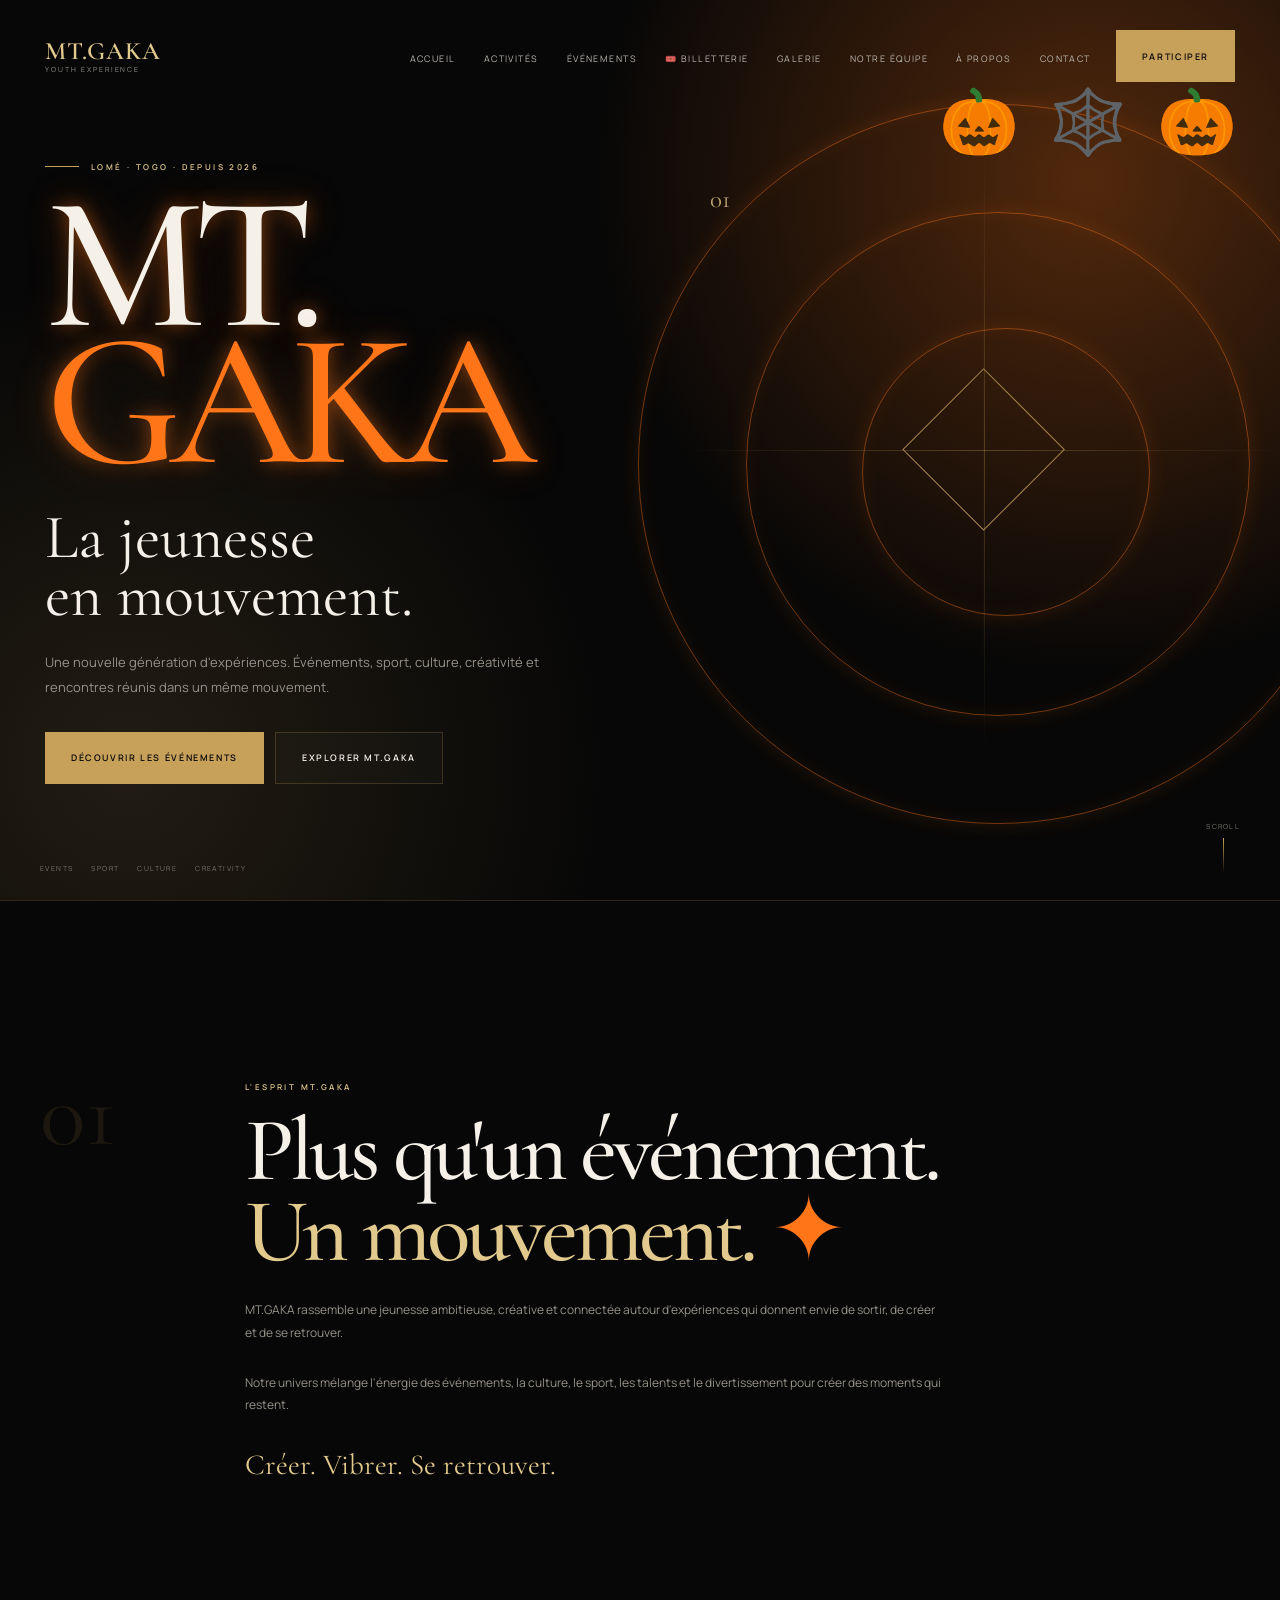
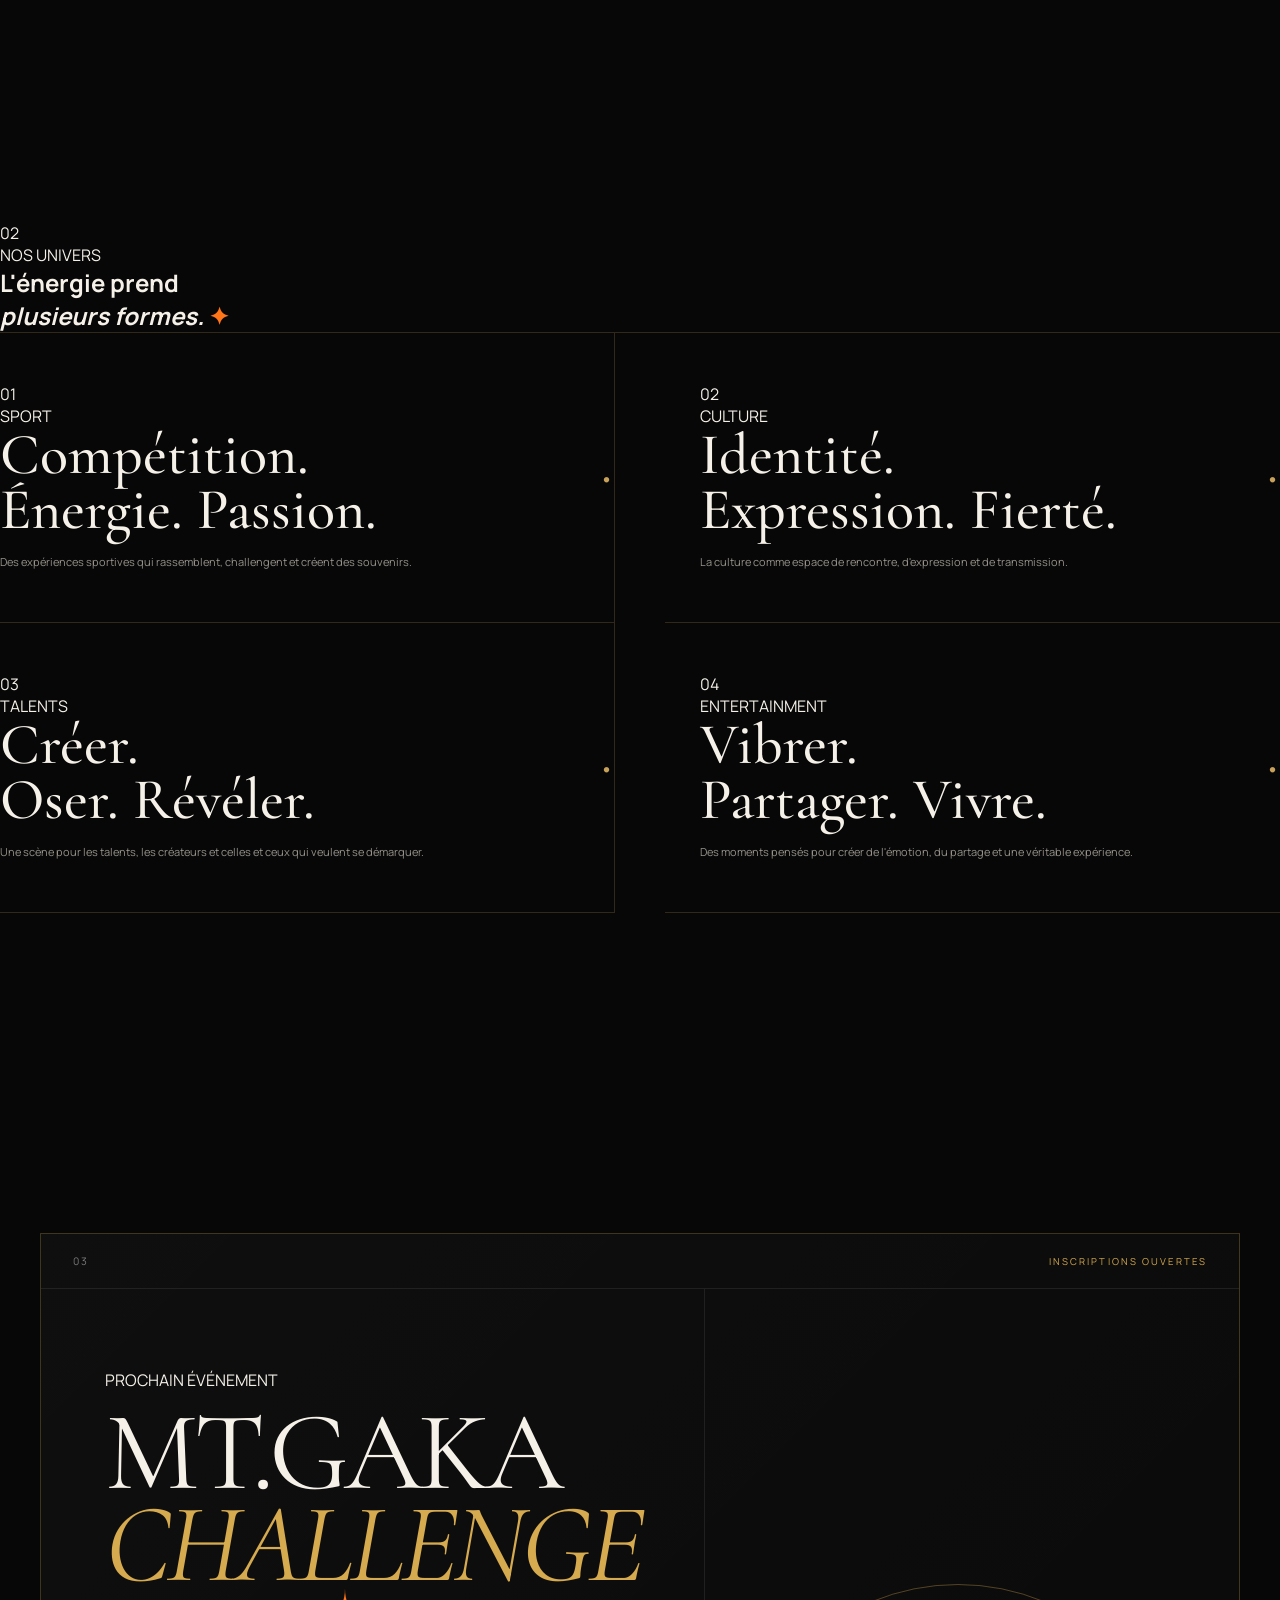
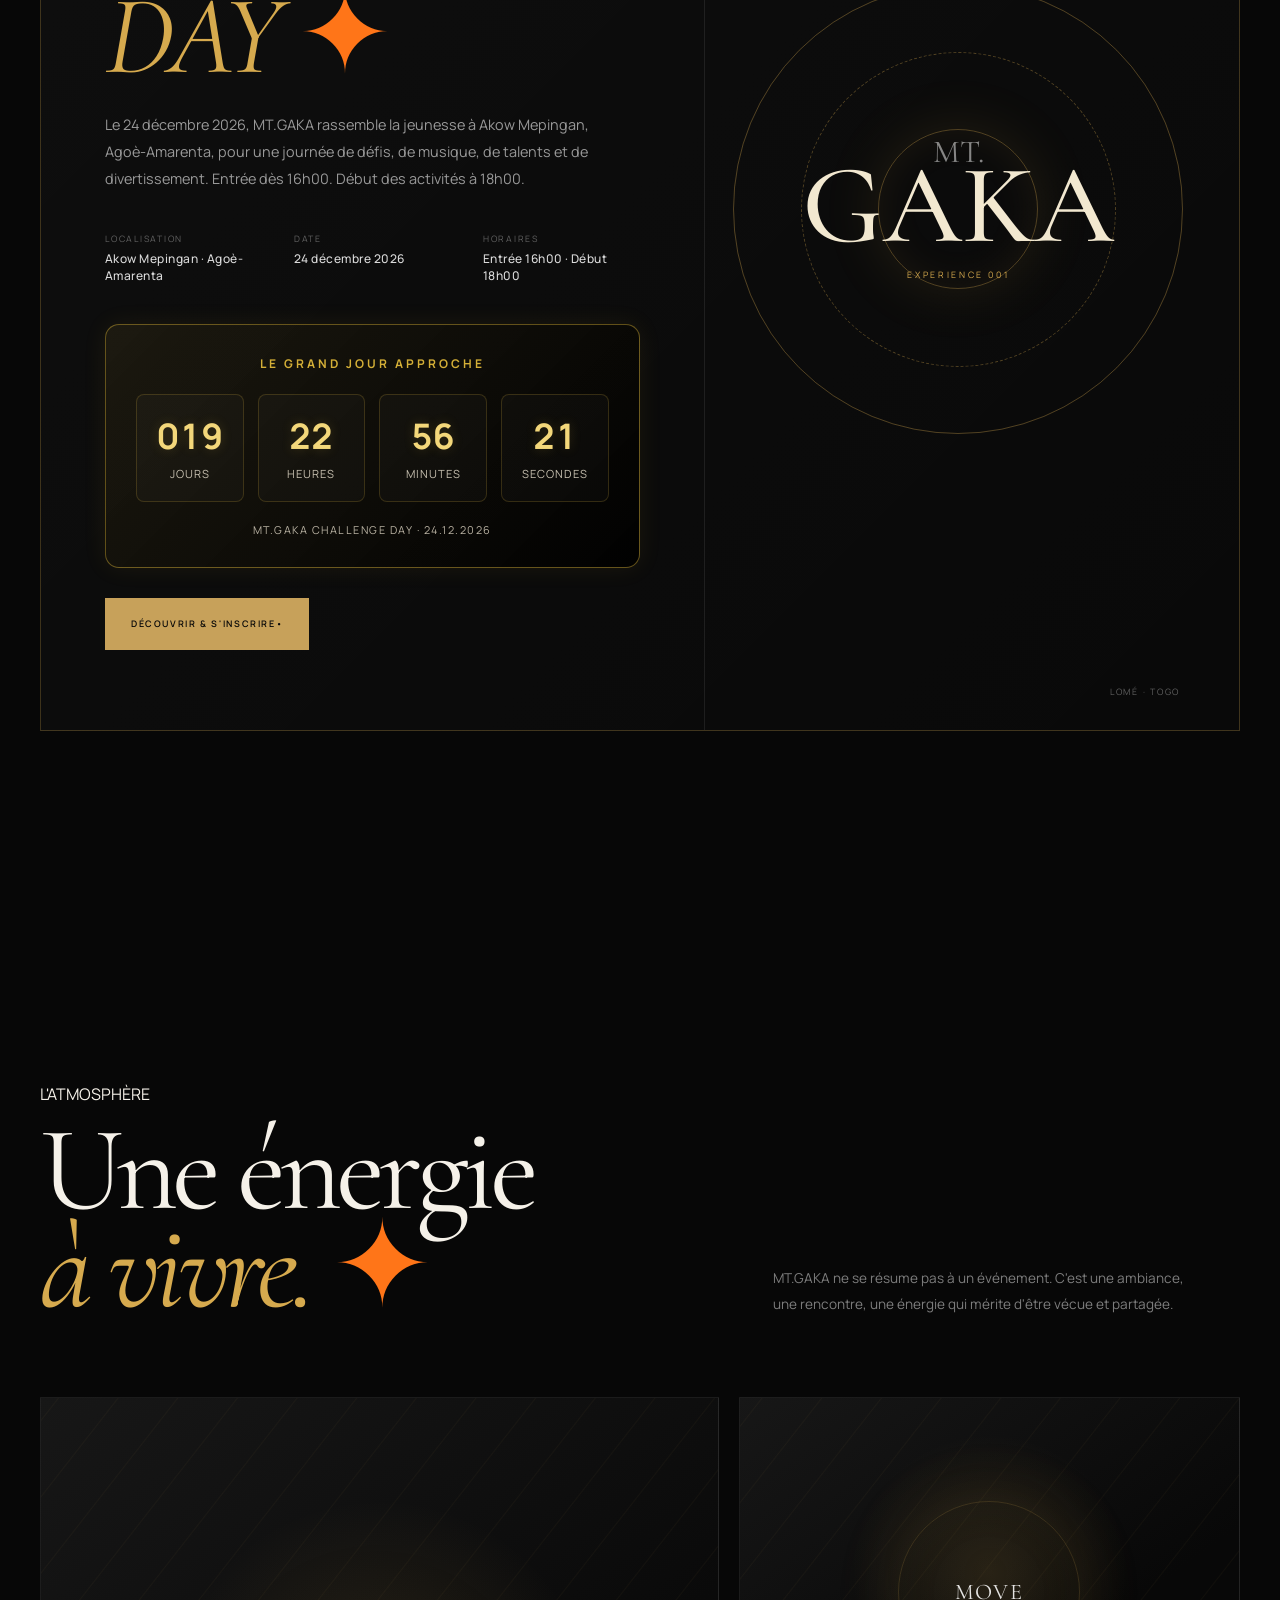
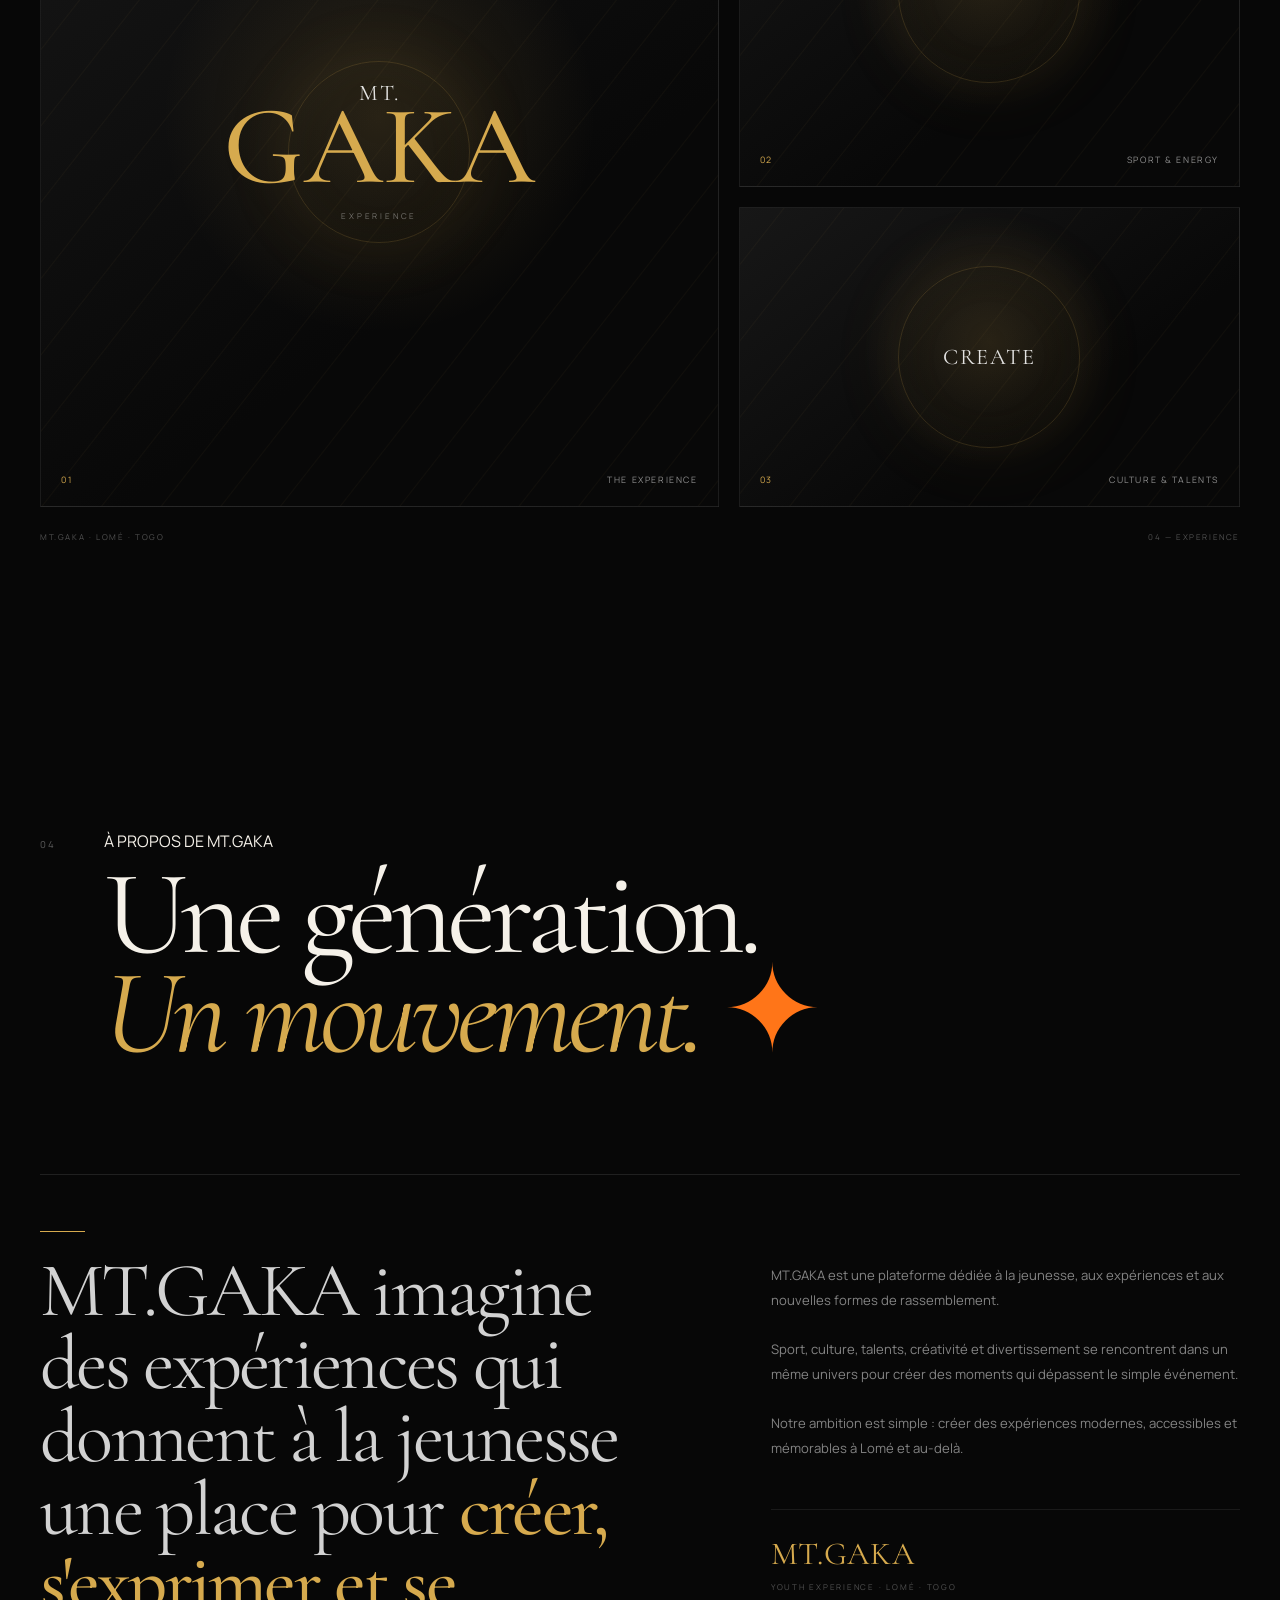
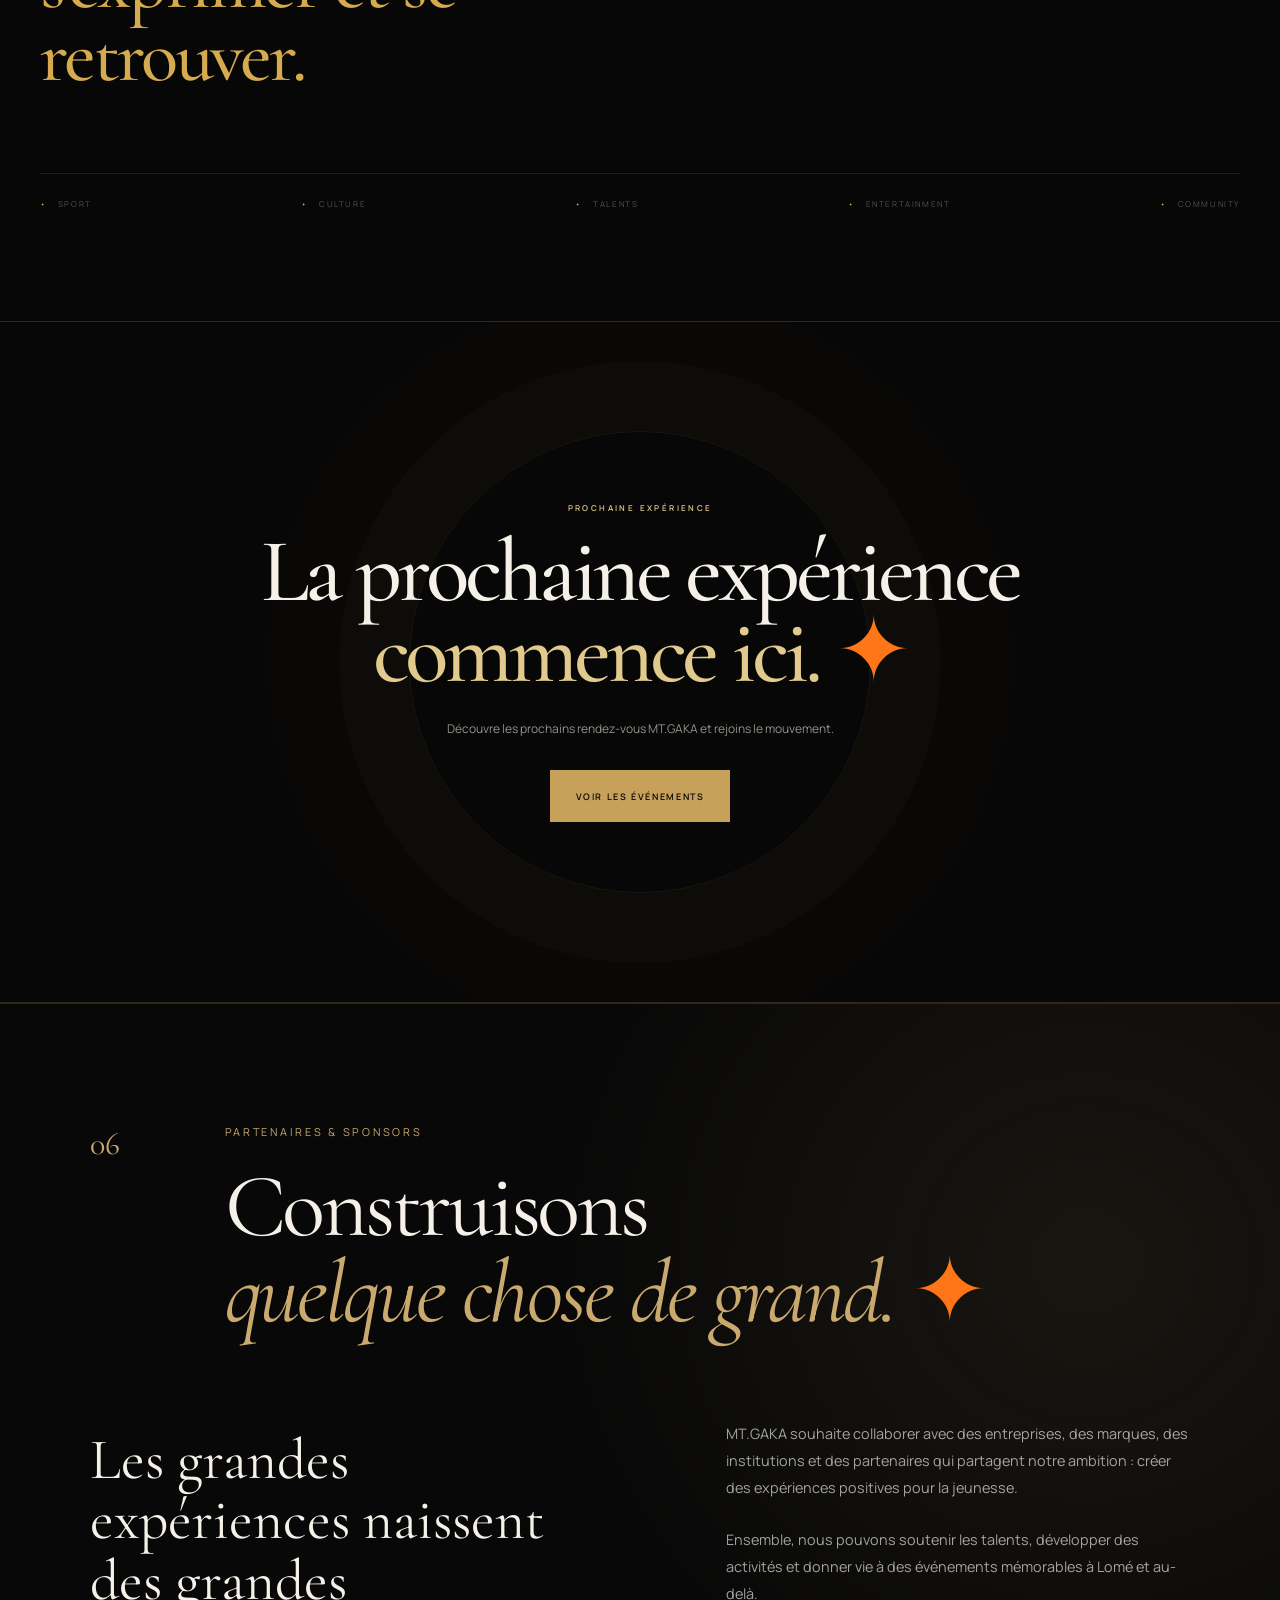
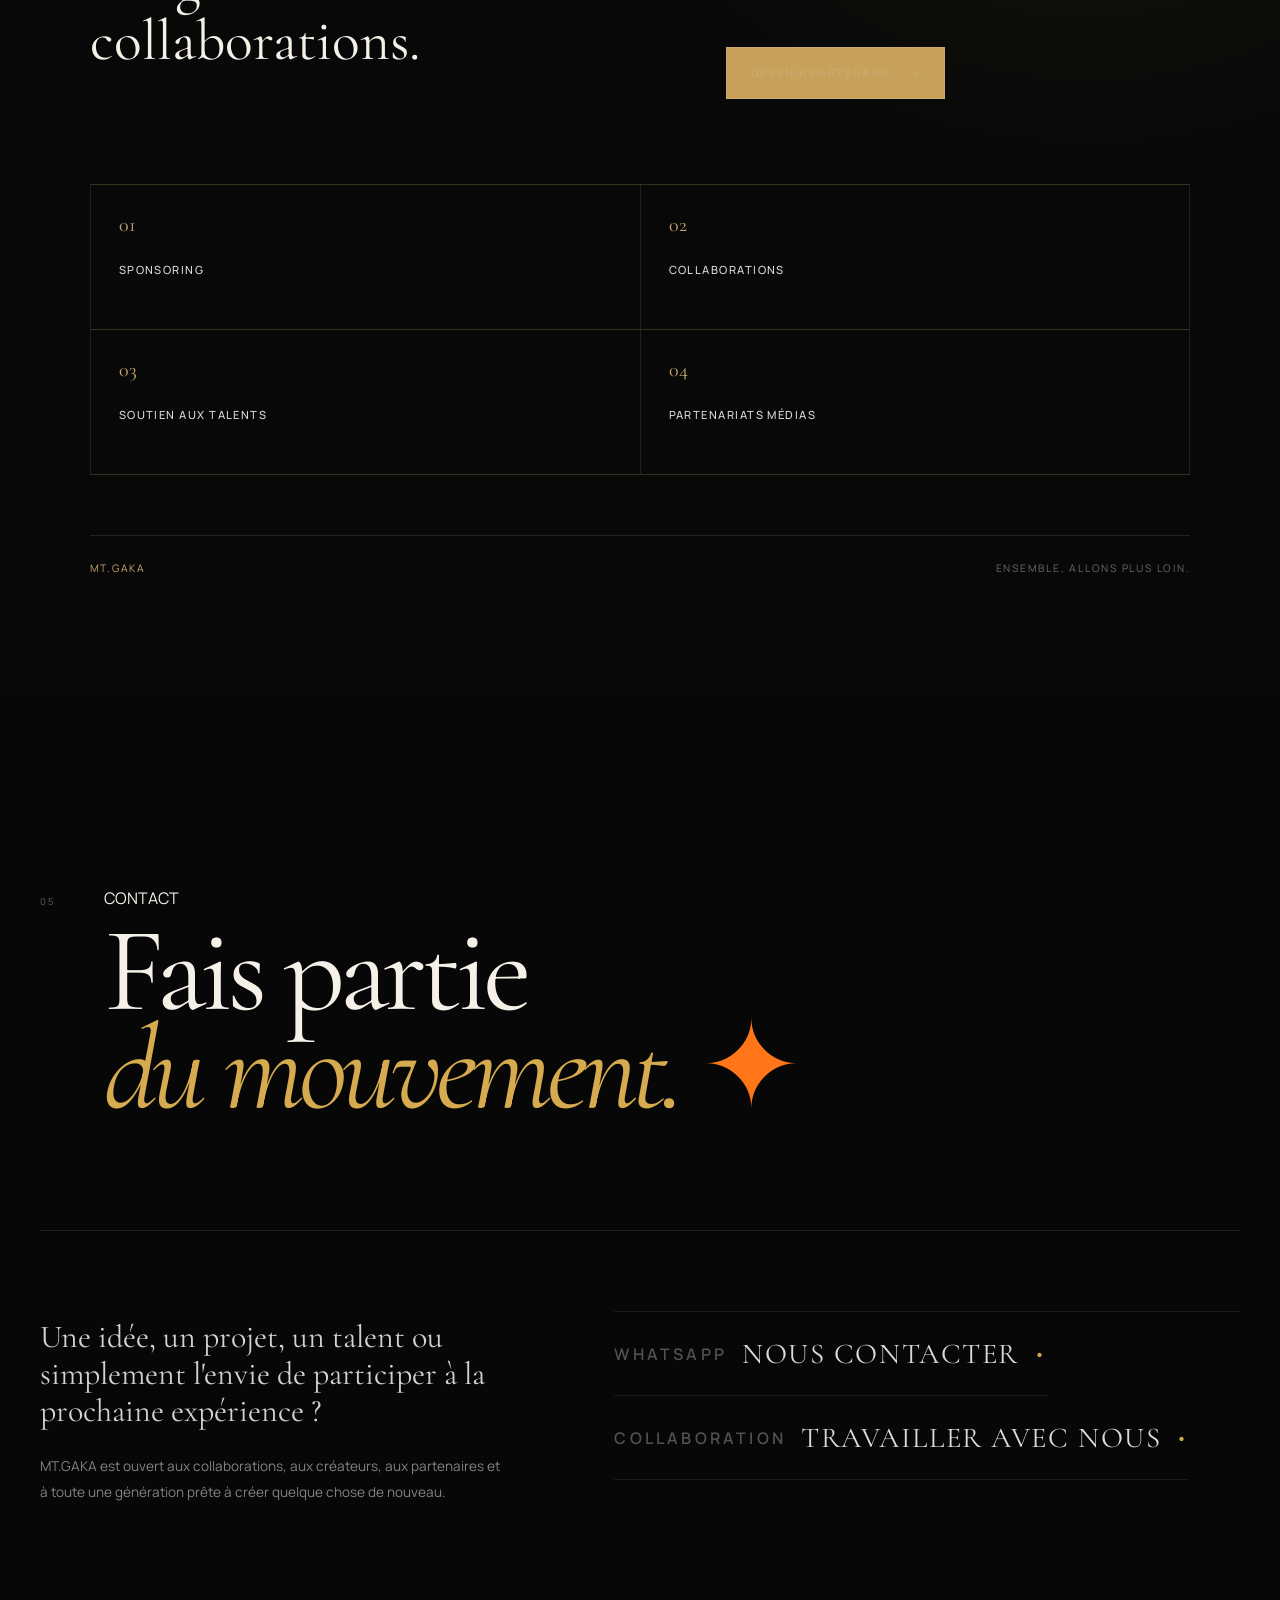
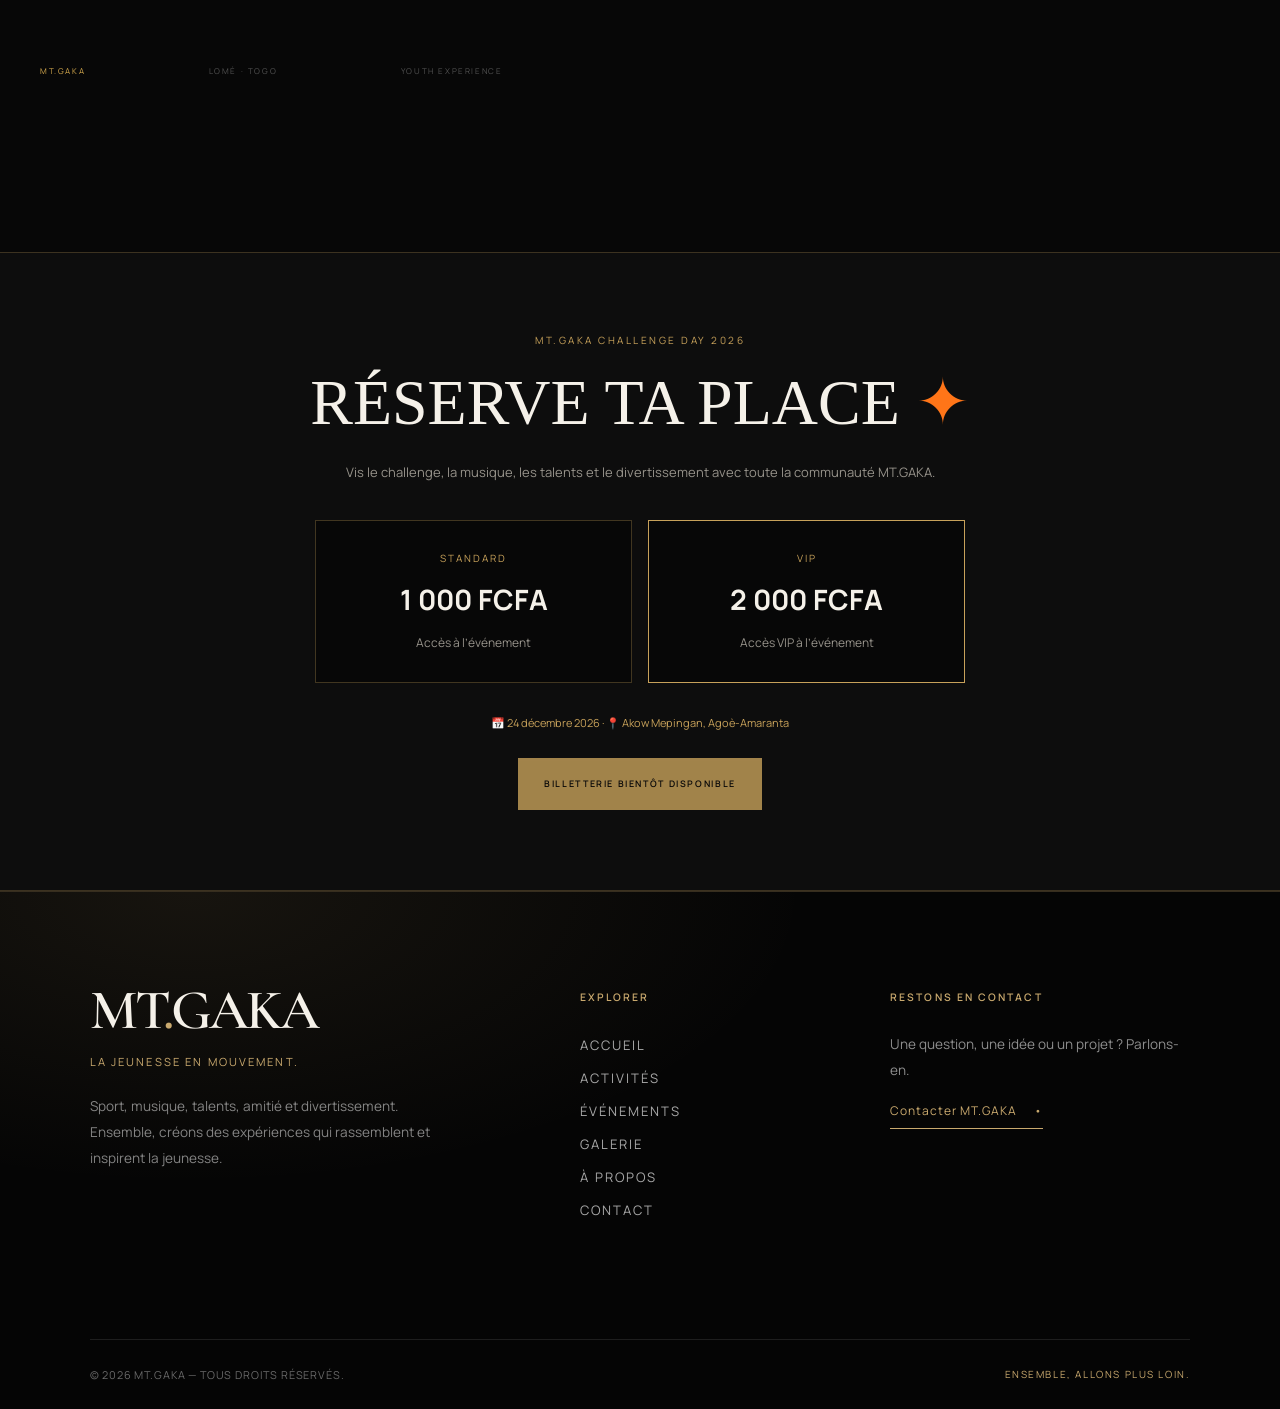
<file: index.html>
<!DOCTYPE html>
<html lang="fr">
<head>
    <meta charset="UTF-8">

    <meta
        name="viewport"
        content="width=device-width, initial-scale=1.0"
    >

    <meta
        name="description"
        content="MT.GAKA — La jeunesse en mouvement. Événements, culture, sport, créativité et expériences à Lomé."
    >

    <title>MT.GAKA — La jeunesse en mouvement</title>

    <link rel="stylesheet" href="css/style.css">
<!-- Google tag (gtag.js) -->
<script async src="https://www.googletagmanager.com/gtag/js?id=G-YLGNXPN61M"></script>
<script>
  window.dataLayer = window.dataLayer || [];
  function gtag(){dataLayer.push(arguments);}
  gtag('js', new Date());
  gtag('config', 'G-YLGNXPN61M');
</script>
</head>

<body>

    <!-- =====================================================
         ANIMATED BACKGROUND
         ===================================================== -->

    <div class="luxury-background" aria-hidden="true">

        <div class="light-beam beam-one"></div>
        <div class="light-beam beam-two"></div>

        <div class="gold-glow glow-one"></div>
        <div class="gold-glow glow-two"></div>

        <div class="ambient-lines">
            <span></span>
            <span></span>
            <span></span>
        </div>

    </div>


    <!-- =====================================================
         HEADER
         ===================================================== -->

    <header class="site-header">

        <div class="header-inner">

            <a href="index.html" class="brand" aria-label="MT.GAKA Accueil">

                <span class="brand-mark">MT.GAKA</span>

                <span class="brand-name">
                    Youth Experience
                </span>

            </a>


            <nav class="main-navigation">

                <ul>

                    <li>
                        <a href="index.html">
                            Accueil
                        </a>
                    </li>

                    <li>
                        <a href="activites.html">
                            Activités
                        </a>
                    </li>

                    <li>
    <a href="evenements.html">
        Événements
    </a>
</li>
<li>
    <a href="ticket.html">
        🎟️ Billetterie
    </a>
</li>
<li>
    <a href="galerie.html">
        Galerie
    </a>
</li>

<li>
    <a href="equipe.html">
        Notre équipe
    </a>
</li>

                    <li>
                        <a href="about.html">
                            À propos
                        </a>
                    </li>

                    <li>
                        <a href="contact.html">
                            Contact
                        </a>
                    </li>

                </ul>

            </nav>


            <a
                href="evenements.html"
                class="header-action primary-button"
            >
                Participer
            </a>


            <button
    class="menu-open"
    type="button"
    aria-label="Ouvrir le menu"
    aria-expanded="false"
>
    <span></span>
</button>

        </div>

    </header>


    <main>


        <!-- =================================================
             HERO
             ================================================= -->

        <section class="hero-section">

            <div class="hero-content">

                <div class="hero-eyebrow">
                    Lomé · Togo · Depuis 2026
                </div>


                <h1 class="hero-title">
                    MT.
                    <span>GAKA</span>
                </h1>


                <p class="hero-tagline">
                    La jeunesse<br>
                    en mouvement.
                </p>


                <p class="hero-description">
                    Une nouvelle génération d'expériences.
                    Événements, sport, culture, créativité
                    et rencontres réunis dans un même mouvement.
                </p>


                <div class="hero-actions">

                    <a
                        href="evenements.html"
                        class="primary-button"
                    >
                        Découvrir les événements
                    </a>

                    <a
                        href="#univers"
                        class="secondary-button"
                    >
                        Explorer MT.GAKA
                    </a>

                </div>

            </div>


            <!-- HERO GRAPHIC -->

            <div class="hero-visual" aria-hidden="true">

                <div class="hero-ring ring-one"></div>

                <div class="hero-ring ring-two"></div>

                <div class="hero-ring ring-three"></div>

                <div class="hero-cross"></div>

                <div class="hero-core"></div>

                <div class="hero-art-number">
                    01
                </div>

                <div class="hero-art-label">
                    EXPERIENCE
                </div>

            </div>


            <!-- HERO FOOTER -->

            <div class="hero-footer">

                <div class="hero-categories">

                    <span>EVENTS</span>
                    <span>SPORT</span>
                    <span>CULTURE</span>
                    <span>CREATIVITY</span>

                </div>


                <div class="scroll-indicator">

                    <span>Scroll</span>

                    <span class="scroll-line"></span>

                </div>

            </div>

        </section>


        <!-- =================================================
             INTRODUCTION
             ================================================= -->

        <section
            class="luxury-intro"
            id="univers"
        >

            <div class="section-container">

                <div class="intro-grid">

                    <div class="intro-number">
                        01
                    </div>


                    <div class="intro-content">

                        <div class="section-label">
                            L'esprit MT.GAKA
                        </div>


                        <h2 class="section-title">
                            Plus qu'un événement.
                            <span>Un mouvement.</span>
                        </h2>


                        <p class="section-text">
                            MT.GAKA rassemble une jeunesse
                            ambitieuse, créative et connectée
                            autour d'expériences qui donnent
                            envie de sortir, de créer et de
                            se retrouver.
                        </p>


                        <p class="section-text">
                            Notre univers mélange l'énergie
                            des événements, la culture,
                            le sport, les talents et le
                            divertissement pour créer des
                            moments qui restent.
                        </p>


                        <div class="intro-signature">
                            Créer. Vibrer. Se retrouver.
                        </div>

                    </div>

                </div>

            </div>

        </section>


        <!-- =================================================
             EXPERIENCE
             ================================================= -->

        <section class="experience-section" id="activites">
    <div class="section-heading">
        <span class="section-number">02</span>
        <div>
            <p class="section-eyebrow">NOS UNIVERS</p>
            <h2>L'énergie prend<br><em>plusieurs formes.</em></h2>
        </div>
    </div>

    <div class="experience-grid">

        <article class="experience-item">
            <span class="experience-index">01</span>
            <div class="experience-content">
                <span class="experience-label">SPORT</span>
                <h3>Compétition.<br>Énergie. Passion.</h3>
                <p>Des expériences sportives qui rassemblent, challengent et créent des souvenirs.</p>
            </div>
            <span class="experience-arrow" aria-hidden="true">•</span>
        </article>

        <article class="experience-item">
            <span class="experience-index">02</span>
            <div class="experience-content">
                <span class="experience-label">CULTURE</span>
                <h3>Identité.<br>Expression. Fierté.</h3>
                <p>La culture comme espace de rencontre, d'expression et de transmission.</p>
            </div>
<span class="experience-arrow" aria-hidden="true">•</span>
        </article>

        <article class="experience-item">
            <span class="experience-index">03</span>
            <div class="experience-content">
                <span class="experience-label">TALENTS</span>
                <h3>Créer.<br>Oser. Révéler.</h3>
                <p>Une scène pour les talents, les créateurs et celles et ceux qui veulent se démarquer.</p>
            </div>
<span class="experience-arrow" aria-hidden="true">•</span>
        </article>

        <article class="experience-item">
            <span class="experience-index">04</span>
            <div class="experience-content">
                <span class="experience-label">ENTERTAINMENT</span>
                <h3>Vibrer.<br>Partager. Vivre.</h3>
                <p>Des moments pensés pour créer de l'émotion, du partage et une véritable expérience.</p>
            </div>
<span class="experience-arrow" aria-hidden="true">•</span>
        </article>

    </div>
</section>

<!-- PROCHAIN ÉVÉNEMENT -->
<section class="next-event-section" id="evenements">
    <div class="next-event-frame">

        <div class="next-event-top">
            <span class="next-event-number">03</span>
            <span class="next-event-status">INSCRIPTIONS OUVERTES</span>
        </div>

        <div class="next-event-content">

            <div class="next-event-copy">
                <p class="section-eyebrow">PROCHAIN ÉVÉNEMENT</p>

                <h2>
    MT.GAKA<br>
    <em>CHALLENGE DAY</em>
</h2>

                <p class="next-event-description">
    Le 24 décembre 2026, MT.GAKA rassemble la jeunesse
    à Akow Mepingan, Agoè-Amarenta, pour une journée
    de défis, de musique, de talents et de divertissement.
    Entrée dès 16h00. Début des activités à 18h00.
</p>

                <div class="event-details">

    <div>
        <span>LOCALISATION</span>
        <strong>Akow Mepingan · Agoè-Amarenta</strong>
    </div>

    <div>
        <span>DATE</span>
        <strong>24 décembre 2026</strong>
    </div>

    <div>
        <span>HORAIRES</span>
        <strong>Entrée 16h00 · Début 18h00</strong>
    </div>

</div>

<!-- COMPTE À REBOURS MT.GAKA -->
<div class="gaka-countdown" id="gaka-countdown">
    <p class="countdown-heading">LE GRAND JOUR APPROCHE</p>
    <div class="countdown-grid">
        <div class="countdown-unit">
            <strong id="countdown-days">000</strong>
            <span>JOURS</span>
        </div>
        <div class="countdown-unit">
            <strong id="countdown-hours">00</strong>
            <span>HEURES</span>
        </div>
        <div class="countdown-unit">
            <strong id="countdown-minutes">00</strong>
            <span>MINUTES</span>
        </div>
        <div class="countdown-unit">
            <strong id="countdown-seconds">00</strong>
            <span>SECONDES</span>
        </div>
    </div>
    <p class="countdown-footer">MT.GAKA CHALLENGE DAY · 24.12.2026</p>
</div>

                <a href="challenge-day.html" class="primary-button">
    <span>Découvrir & s'inscrire</span>
<span class="button-arrow" aria-hidden="true">•</span>
</a>
            </div>

            <div class="next-event-visual">
                <div class="event-circle circle-large"></div>
                <div class="event-circle circle-medium"></div>
                <div class="event-circle circle-small"></div>

                <div class="event-visual-text">
                    <span>MT.</span>
                    <strong>GAKA</strong>
                    <small>EXPERIENCE 001</small>
                </div>

                <span class="event-visual-label">LOMÉ · TOGO</span>
            </div>

        </div>

    </div>
</section>

<!-- ATMOSPHÈRE MT.GAKA -->
<section class="atmosphere-section" id="galerie">

    <div class="atmosphere-heading">
        <div>
            <p class="section-eyebrow">L'ATMOSPHÈRE</p>
            <h2>Une énergie<br><em>à vivre.</em></h2>
        </div>

        <p class="atmosphere-intro">
            MT.GAKA ne se résume pas à un événement.
            C'est une ambiance, une rencontre, une énergie
            qui mérite d'être vécue et partagée.
        </p>
    </div>

    <div class="atmosphere-grid">

        <div class="atmosphere-card atmosphere-main">
            <div class="atmosphere-placeholder">
                <span>MT.</span>
                <strong>GAKA</strong>
                <small>EXPERIENCE</small>
            </div>

            <div class="atmosphere-overlay">
                <span>01</span>
                <p>THE EXPERIENCE</p>
            </div>
        </div>

        <div class="atmosphere-card atmosphere-tall">
            <div class="atmosphere-placeholder">
                <span>MOVE</span>
            </div>

            <div class="atmosphere-overlay">
                <span>02</span>
                <p>SPORT &amp; ENERGY</p>
            </div>
        </div>

        <div class="atmosphere-card atmosphere-wide">
            <div class="atmosphere-placeholder">
                <span>CREATE</span>
            </div>

            <div class="atmosphere-overlay">
                <span>03</span>
                <p>CULTURE &amp; TALENTS</p>
            </div>
        </div>

        <div class="atmosphere-card atmosphere-small">
            <div class="atmosphere-placeholder">
                <span>VIBE</span>
            </div>

            <div class="atmosphere-overlay">
                <span>04</span>
                <p>ENTERTAINMENT</p>
            </div>
        </div>

    </div>

    <div class="atmosphere-footer">
        <span>MT.GAKA · LOMÉ · TOGO</span>
        <span>04 — EXPERIENCE</span>
    </div>

</section>
<!-- À PROPOS DE MT.GAKA -->
<section class="about-gaka-section" id="a-propos">

    <div class="about-gaka-inner">

        <div class="about-gaka-heading">
            <span class="section-number">04</span>

            <div>
                <p class="section-eyebrow">À PROPOS DE MT.GAKA</p>

                <h2>
                    Une génération.<br>
                    <em>Un mouvement.</em>
                </h2>
            </div>
        </div>

        <div class="about-gaka-content">

            <div class="about-gaka-statement">
                <p class="about-big-text">
                    MT.GAKA imagine des expériences
                    qui donnent à la jeunesse une place
                    pour <strong>créer, s'exprimer et se retrouver.</strong>
                </p>
            </div>

            <div class="about-gaka-copy">

                <p>
                    MT.GAKA est une plateforme dédiée à la jeunesse,
                    aux expériences et aux nouvelles formes de
                    rassemblement.
                </p>

                <p>
                    Sport, culture, talents, créativité et
                    divertissement se rencontrent dans un même
                    univers pour créer des moments qui dépassent
                    le simple événement.
                </p>

                <p>
                    Notre ambition est simple :
                    créer des expériences modernes,
                    accessibles et mémorables à Lomé
                    et au-delà.
                </p>

                <div class="about-signature">
                    <span>MT.GAKA</span>
                    <small>YOUTH EXPERIENCE · LOMÉ · TOGO</small>
                </div>

            </div>

        </div>

        <div class="about-gaka-bottom">
            <span>SPORT</span>
            <span>CULTURE</span>
            <span>TALENTS</span>
            <span>ENTERTAINMENT</span>
            <span>COMMUNITY</span>
        </div>

    </div>

</section>
        <!-- =================================================
             CTA
             ================================================= -->

        <section class="final-cta">

            <div class="final-cta-content">

                <div class="section-label">
                    Prochaine expérience
                </div>


                <h2 class="section-title">
                    La prochaine expérience
                    <span>commence ici.</span>
                </h2>


                <p>
                    Découvre les prochains rendez-vous
                    MT.GAKA et rejoins le mouvement.
                </p>


                <a
                    href="evenements.html"
                    class="primary-button"
                >
                    Voir les événements
                </a>

            </div>

        </section>

<!-- =====================================================
     PARTENAIRES & SPONSORS
     ===================================================== -->

<section class="partners-section" id="partenaires">

    <div class="partners-inner">

        <div class="partners-top">
            <span class="section-number">06</span>

            <div>
                <p class="section-eyebrow">
                    PARTENAIRES & SPONSORS
                </p>

                <h2>
                    Construisons<br>
                    <em>quelque chose de grand.</em>
                </h2>
            </div>
        </div>

        <div class="partners-content">

            <div class="partners-statement">
                <p>
                    Les grandes expériences naissent
                    des grandes collaborations.
                </p>
            </div>

            <div class="partners-description">

                <p>
                    MT.GAKA souhaite collaborer avec des entreprises,
                    des marques, des institutions et des partenaires
                    qui partagent notre ambition : créer des expériences
                    positives pour la jeunesse.
                </p>

                <p>
                    Ensemble, nous pouvons soutenir les talents,
                    développer des activités et donner vie à des
                    événements mémorables à Lomé et au-delà.
                </p>

                <a
                    href="https://wa.me/22870539478?text=Bonjour%20MT.GAKA%2C%20je%20souhaite%20discuter%20d%27un%20partenariat."
                    class="primary-button"
                    target="_blank"
                    rel="noopener noreferrer"
                >
                    Devenir partenaire
                    <span aria-hidden="true">•</span>
                </a>

            </div>

        </div>

        <div class="partners-categories">

            <div class="partner-category">
                <span>01</span>
                <strong>SPONSORING</strong>
            </div>

            <div class="partner-category">
                <span>02</span>
                <strong>COLLABORATIONS</strong>
            </div>

            <div class="partner-category">
                <span>03</span>
                <strong>SOUTIEN AUX TALENTS</strong>
            </div>

            <div class="partner-category">
                <span>04</span>
                <strong>PARTENARIATS MÉDIAS</strong>
            </div>

        </div>

        <div class="partners-footer">
            <span>MT.GAKA</span>
            <span>ENSEMBLE, ALLONS PLUS LOIN.</span>
        </div>

    </div>

</section>

    </main>

<!-- CONTACT MT.GAKA -->
<section class="contact-gaka-section" id="contact">

    <div class="contact-gaka-inner">

        <div class="contact-gaka-top">
            <span class="section-number">05</span>

            <div>
                <p class="section-eyebrow">CONTACT</p>

                <h2>
                    Fais partie<br>
                    <em>du mouvement.</em>
                </h2>
            </div>
        </div>

        <div class="contact-gaka-content">

            <div class="contact-gaka-intro">
                <p>
                    Une idée, un projet, un talent ou simplement
                    l'envie de participer à la prochaine expérience ?
                </p>

                <p>
                    MT.GAKA est ouvert aux collaborations,
                    aux créateurs, aux partenaires et à toute
                    une génération prête à créer quelque chose
                    de nouveau.
                </p>
            </div>

            <div class="contact-gaka-links">

    <!-- WHATSAPP -->
    <a
        href="https://wa.me/22870539478?text=Bonjour%20MT.GAKA%2C%20je%20souhaite%20obtenir%20des%20informations."
        class="contact-link"
        target="_blank"
        rel="noopener noreferrer"
    >
        <span class="contact-link-label">WHATSAPP</span>
        <strong>Nous contacter</strong>
<span class="contact-link-arrow" aria-hidden="true">•</span>
    </a>

    <!-- COLLABORATION -->
    <a
        href="https://wa.me/22870539478?text=Bonjour%20MT.GAKA%2C%20je%20souhaite%20proposer%20une%20collaboration."
        class="contact-link"
        target="_blank"
        rel="noopener noreferrer"
    >
        <span class="contact-link-label">COLLABORATION</span>
        <strong>Travailler avec nous</strong>
<span class="contact-link-arrow" aria-hidden="true">•</span>
    </a>

</div>

        <div class="contact-gaka-footer">
            <span>MT.GAKA</span>
            <span>LOMÉ · TOGO</span>
            <span>YOUTH EXPERIENCE</span>
        </div>

    </div>

</section>

<!-- TICKETS -->
<section class="tickets-section" id="billets">
    <div class="tickets-inner">
        <p class="section-eyebrow">MT.GAKA CHALLENGE DAY 2026</p>
    <h2>RÉSERVE TA PLACE</h2>
    <p class="tickets-description">
        Vis le challenge, la musique, les talents et le divertissement
        avec toute la communauté MT.GAKA.
    </p>
    <div class="tickets-options">
        <div class="ticket-option">
            <span class="ticket-type">STANDARD</span>
            <strong>1 000 FCFA</strong>
            <span>Accès à l’événement</span>
        </div>
        <div class="ticket-option ticket-option-vip">
            <span class="ticket-type">VIP</span>
            <strong>2 000 FCFA</strong>
            <span>Accès VIP à l’événement</span>
        </div>
    </div>
    <p class="tickets-note">
        📅 24 décembre 2026 · 📍 Akow Mepingan, Agoè-Amaranta
    </p>
    <span class="primary-button tickets-button-disabled"
          aria-disabled="true">
        BILLETTERIE BIENTÔT DISPONIBLE
    </span>
</div>
</section>
    <!-- =====================================================
         FOOTER
         ===================================================== -->

    <footer class="site-footer">

    <div class="footer-inner">

        <div class="footer-main">

            <div class="footer-brand-block">

                <a href="index.html" class="footer-brand">
                    MT<span>.</span>GAKA
                </a>

                <p class="footer-tagline">
                    La jeunesse en mouvement.
                </p>

                <p class="footer-description">
                    Sport, musique, talents, amitié et divertissement.
                    Ensemble, créons des expériences qui rassemblent
                    et inspirent la jeunesse.
                </p>

            </div>


            <div class="footer-links-block">

                <p class="footer-heading">
                    EXPLORER
                </p>

                <nav class="footer-navigation">

                    <a href="index.html">Accueil</a>

                    <a href="activites.html">Activités</a>

                    <a href="evenements.html">Événements</a>

                    <a href="galerie.html">Galerie</a>

                    <a href="about.html">À propos</a>

                    <a href="contact.html">Contact</a>

                </nav>

            </div>


            <div class="footer-contact-block">

                <p class="footer-heading">
                    RESTONS EN CONTACT
                </p>

                <p>
                    Une question, une idée ou un projet ?
                    Parlons-en.
                </p>

                <a
                    href="https://wa.me/22870539478?text=Bonjour%20MT.GAKA%2C%20je%20souhaite%20vous%20contacter."
                    class="footer-contact-link"
                    target="_blank"
                    rel="noopener noreferrer"
                >
                    Contacter MT.GAKA <span aria-hidden="true">•</span>
                </a>

            </div>

        </div>


        <div class="footer-bottom">

            <p>
                © 2026 MT.GAKA — Tous droits réservés.
            </p>

            <p class="footer-motto">
                ENSEMBLE, ALLONS PLUS LOIN.
            </p>

        </div>

    </div>

</footer>


    <script src="js/script.js"></script>

</body>
</html>
</file>
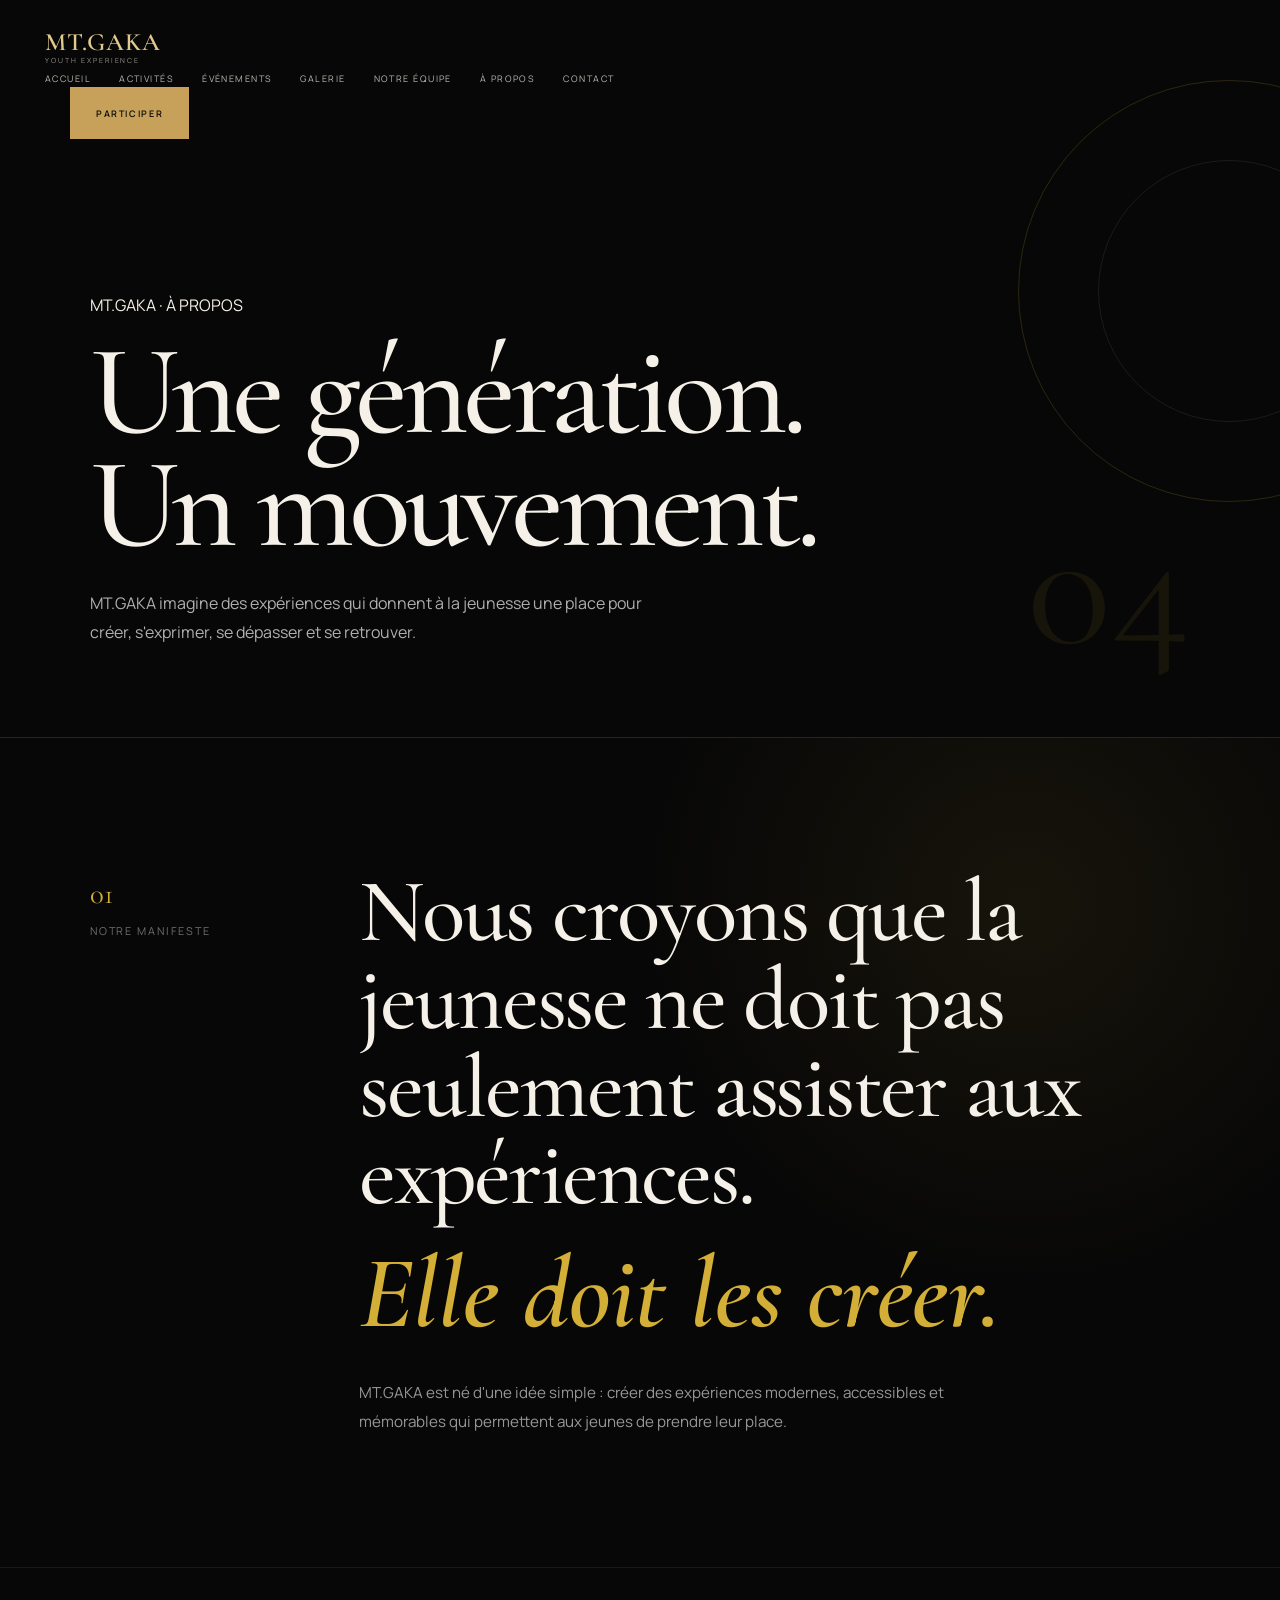
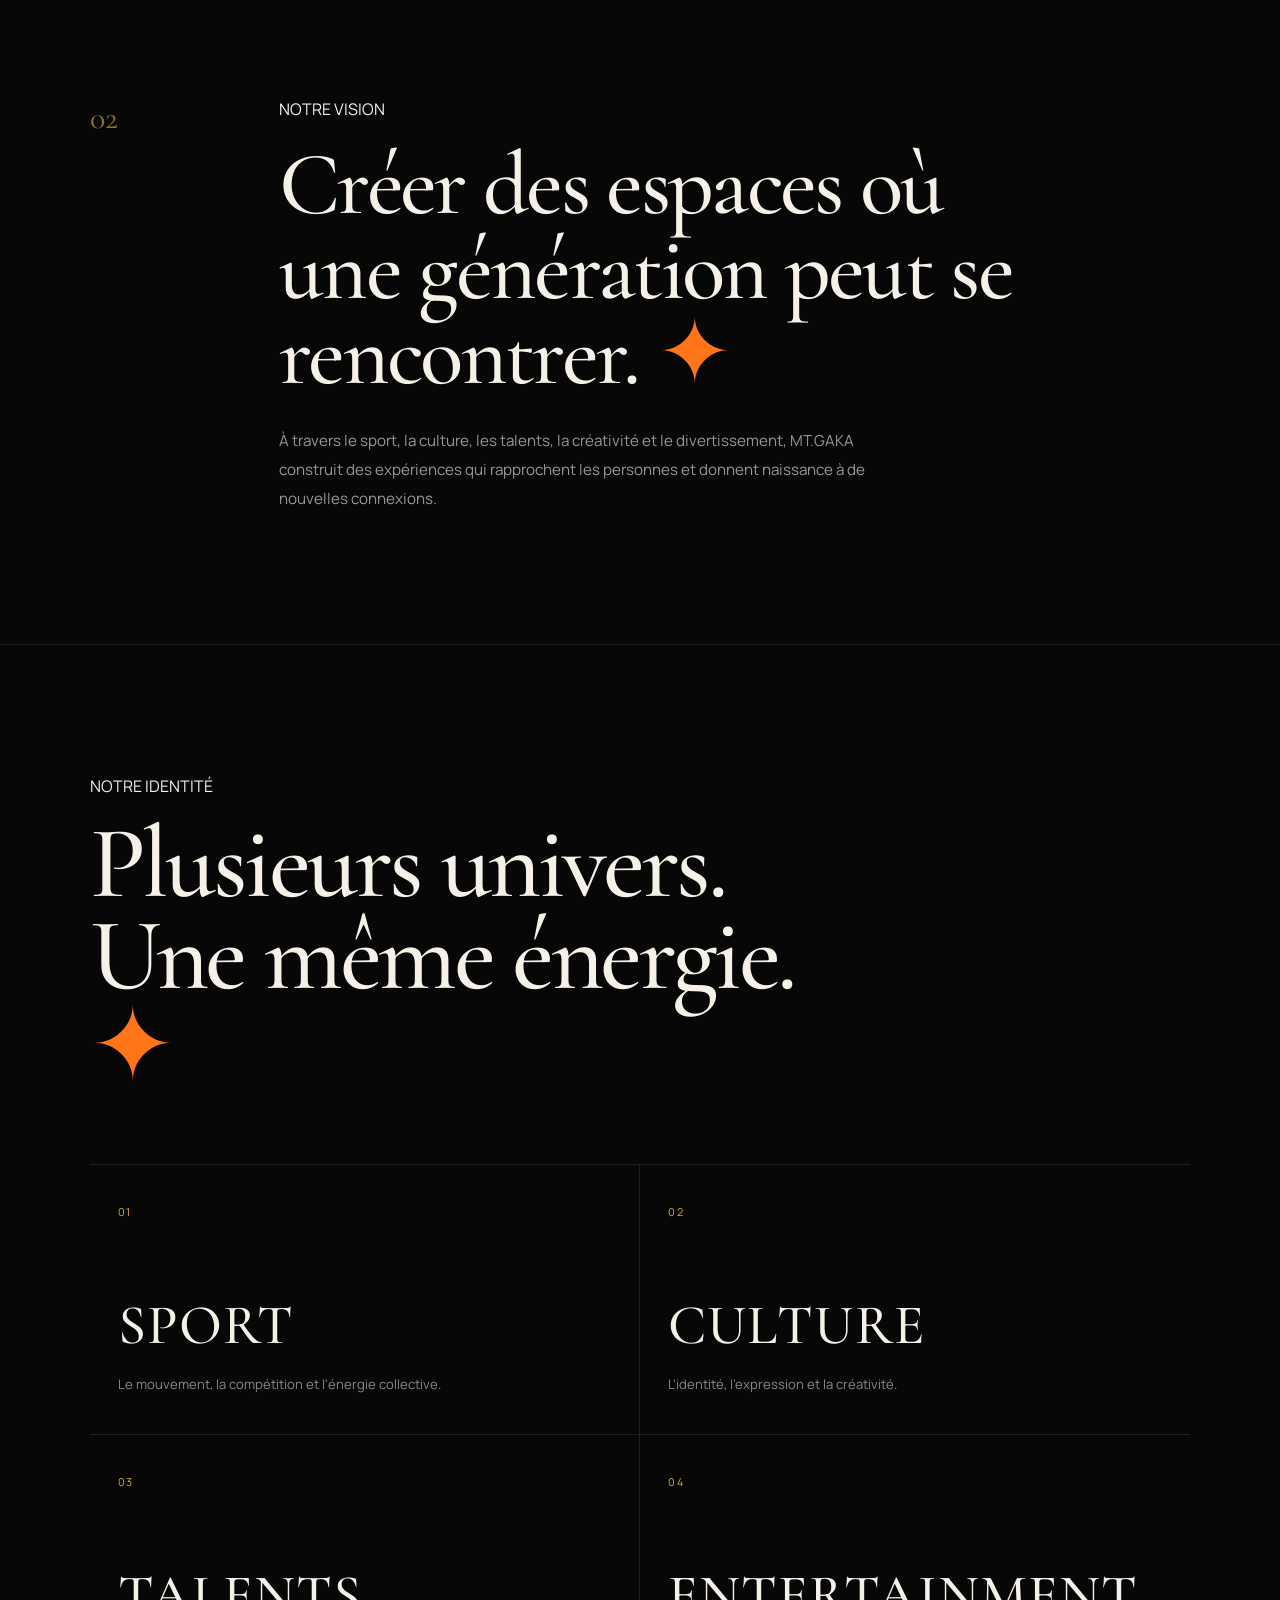
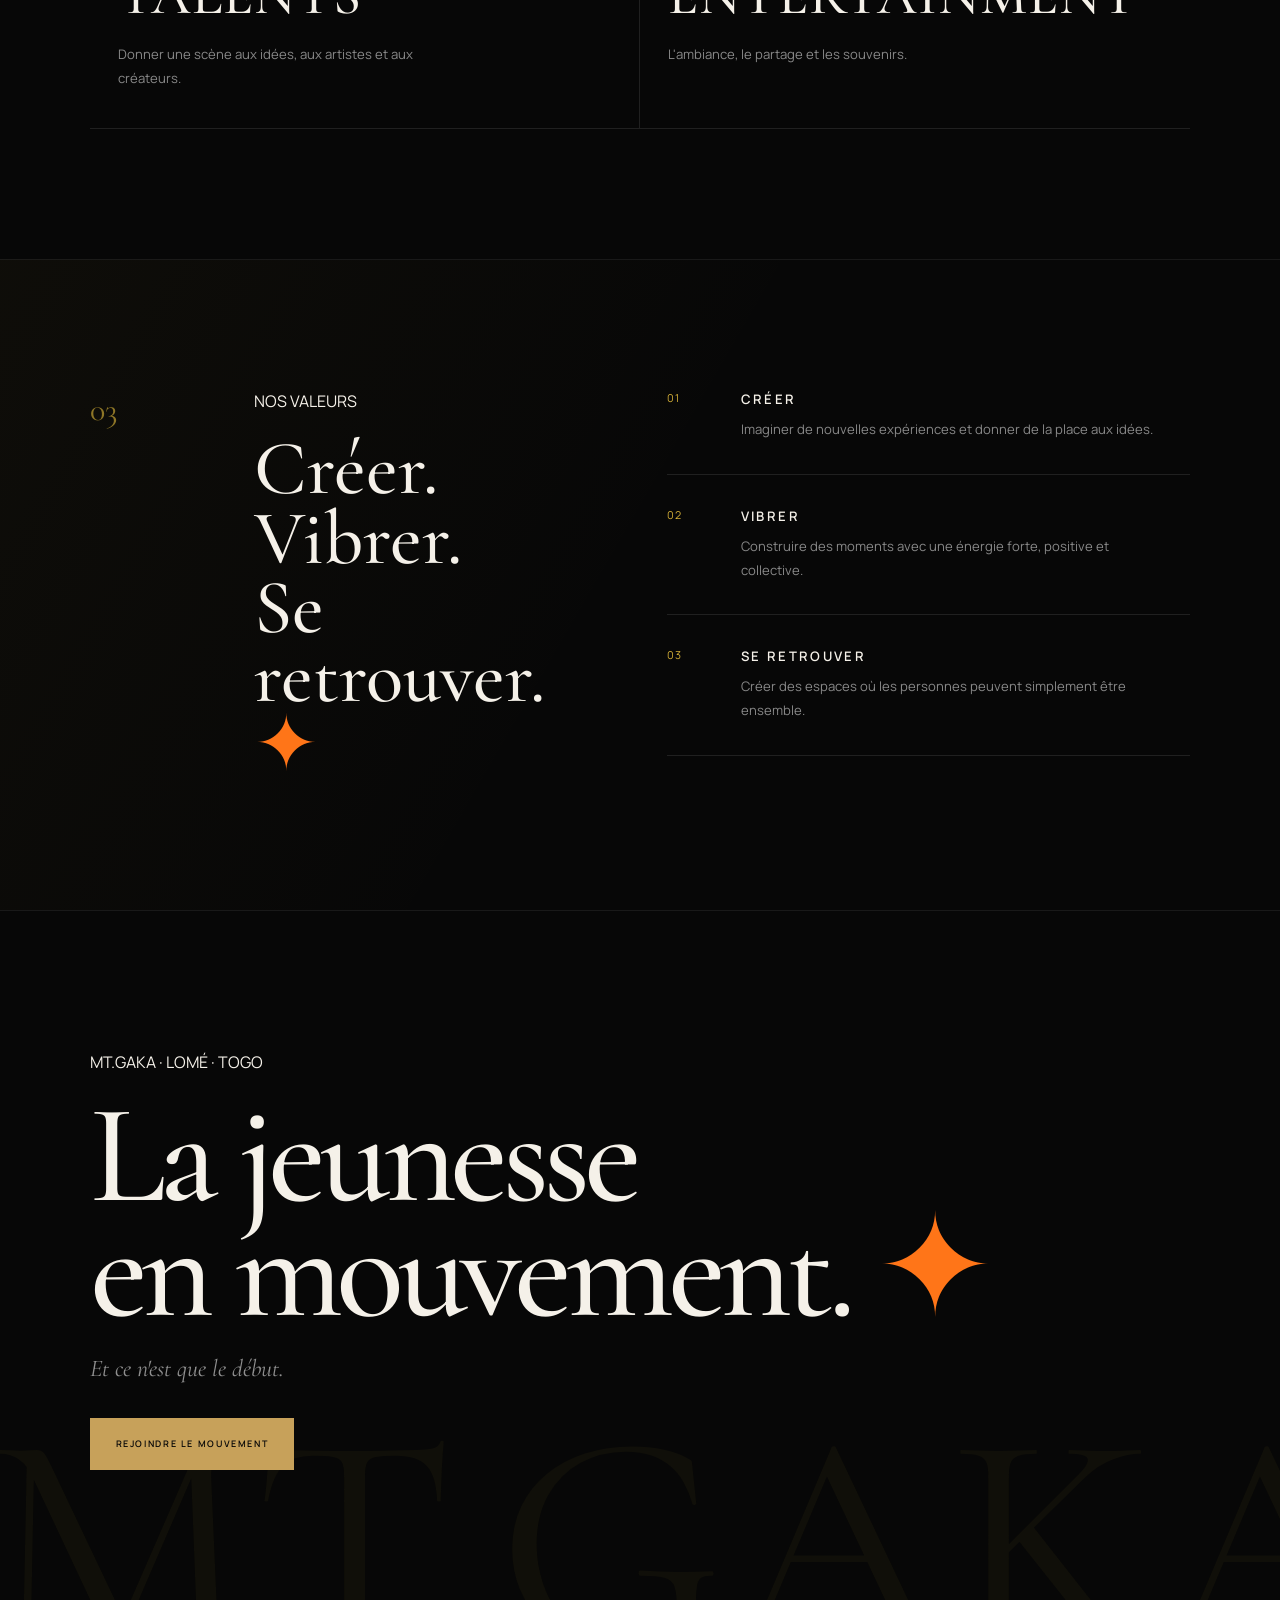
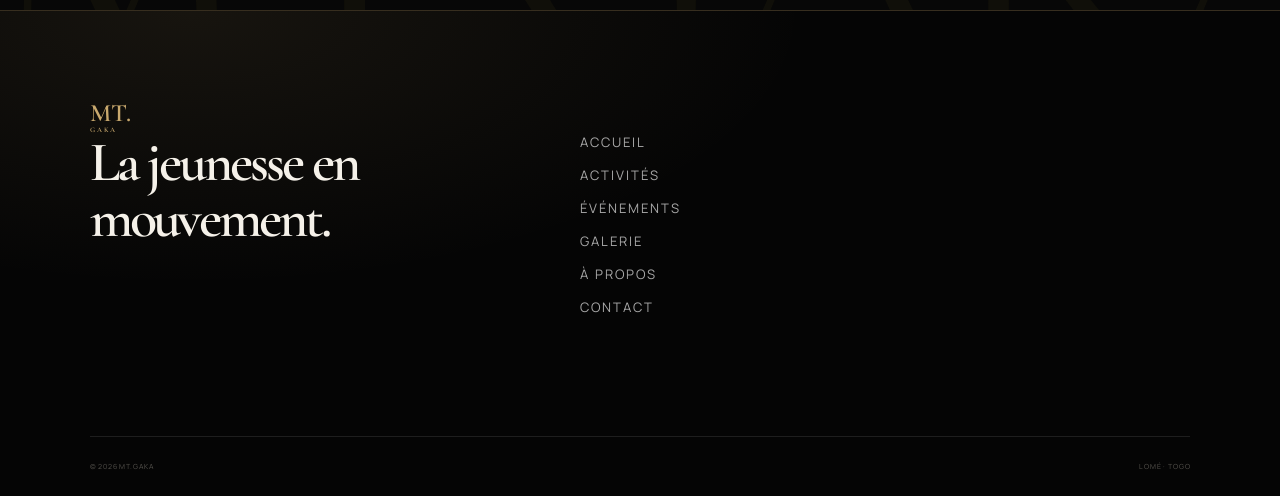
<file: about.html>
<!DOCTYPE html>
<html lang="fr">
<head>
    <meta charset="UTF-8">

    <meta
        name="viewport"
        content="width=device-width, initial-scale=1.0"
    >

    <meta
        name="description"
        content="Découvrez l'identité, la vision et l'univers de MT.GAKA."
    >

    <title>À propos — MT.GAKA</title>

    <link rel="preconnect" href="https://fonts.googleapis.com">
    <link rel="preconnect" href="https://fonts.gstatic.com" crossorigin>

    <link
        href="https://fonts.googleapis.com/css2?family=Cormorant+Garamond:wght@400;500;600;700&family=Manrope:wght@300;400;500;600;700&display=swap"
        rel="stylesheet"
    >

    <link rel="stylesheet" href="css/style.css">
</head>

<body>

    <!-- HEADER -->
    <header class="site-header">

        <a href="index.html" class="brand" aria-label="MT.GAKA Accueil">
    <span class="brand-mark">MT.GAKA</span>
    <span class="brand-name">Youth Experience</span>
</a>

        <button
            class="menu-open"
            aria-label="Ouvrir le menu"
        >
            <span></span>
            <span></span>
        </button>

        <nav class="main-navigation">

            <ul>

                <li>
                    <a href="index.html">
                        Accueil
                    </a>
                </li>

                <li>
                    <a href="activites.html">
                        Activités
                    </a>
                </li>

                <li>
                    <a href="evenements.html">
                        Événements
                    </a>
                </li>

                <li>
                    <a href="galerie.html">
                        Galerie
                    </a>
                </li>

<li>
    <a href="equipe.html">
        Notre équipe
    </a>
</li>

                <li>
                    <a
                        href="about.html"
                        class="active"
                    >
                        À propos
                    </a>
                </li>

                <li>
                    <a href="contact.html">
                        Contact
                    </a>
                </li>

            </ul>

        </nav>

        <a
            href="evenements.html"
            class="header-action primary-button"
        >
            Participer
        </a>

    </header>


    <main>

        <!-- HERO -->
        <section class="about-hero">

            <div class="about-hero-content">

                <p class="section-eyebrow">
                    MT.GAKA · À PROPOS
                </p>

                <h1>
                    Une génération.<br>
                    Un mouvement.
                </h1>

                <p>
                    MT.GAKA imagine des expériences qui donnent
                    à la jeunesse une place pour créer, s'exprimer,
                    se dépasser et se retrouver.
                </p>

            </div>

            <div class="about-hero-number">
                04
            </div>

        </section>


        <!-- MANIFESTO -->
        <section class="about-manifesto">

            <div class="about-manifesto-label">
                <span>01</span>
                <span>NOTRE MANIFESTE</span>
            </div>

            <div class="about-manifesto-content">

                <p class="about-big-statement">
                    Nous croyons que la jeunesse
                    ne doit pas seulement assister
                    aux expériences.
                </p>

                <p class="about-highlight">
                    Elle doit les créer.
                </p>

                <p>
                    MT.GAKA est né d'une idée simple :
                    créer des expériences modernes,
                    accessibles et mémorables qui
                    permettent aux jeunes de prendre
                    leur place.
                </p>

            </div>

        </section>


        <!-- VISION -->
        <section class="about-vision">

            <div class="about-section-number">
                02
            </div>

            <div class="about-vision-content">

                <p class="section-eyebrow">
                    NOTRE VISION
                </p>

                <h2>
                    Créer des espaces
                    où une génération
                    peut se rencontrer.
                </h2>

                <p>
                    À travers le sport, la culture, les talents,
                    la créativité et le divertissement, MT.GAKA
                    construit des expériences qui rapprochent
                    les personnes et donnent naissance à de
                    nouvelles connexions.
                </p>

            </div>

        </section>


        <!-- IDENTITY -->
        <section class="about-identity">

            <div class="about-identity-header">

                <p class="section-eyebrow">
                    NOTRE IDENTITÉ
                </p>

                <h2>
                    Plusieurs univers.<br>
                    Une même énergie.
                </h2>

            </div>


            <div class="about-identity-grid">

                <article>

                    <span>
                        01
                    </span>

                    <h3>
                        SPORT
                    </h3>

                    <p>
                        Le mouvement, la compétition
                        et l'énergie collective.
                    </p>

                </article>


                <article>

                    <span>
                        02
                    </span>

                    <h3>
                        CULTURE
                    </h3>

                    <p>
                        L'identité, l'expression
                        et la créativité.
                    </p>

                </article>


                <article>

                    <span>
                        03
                    </span>

                    <h3>
                        TALENTS
                    </h3>

                    <p>
                        Donner une scène aux idées,
                        aux artistes et aux créateurs.
                    </p>

                </article>


                <article>

                    <span>
                        04
                    </span>

                    <h3>
                        ENTERTAINMENT
                    </h3>

                    <p>
                        L'ambiance, le partage
                        et les souvenirs.
                    </p>

                </article>

            </div>

        </section>


        <!-- VALUES -->
        <section class="about-values">

            <div class="about-section-number">
                03
            </div>

            <div class="about-values-content">

                <p class="section-eyebrow">
                    NOS VALEURS
                </p>

                <h2>
                    Créer.<br>
                    Vibrer.<br>
                    Se retrouver.
                </h2>

            </div>


            <div class="about-values-list">

                <div class="about-value">

                    <span>
                        01
                    </span>

                    <div>

                        <h3>
                            CRÉER
                        </h3>

                        <p>
                            Imaginer de nouvelles expériences
                            et donner de la place aux idées.
                        </p>

                    </div>

                </div>


                <div class="about-value">

                    <span>
                        02
                    </span>

                    <div>

                        <h3>
                            VIBRER
                        </h3>

                        <p>
                            Construire des moments avec une
                            énergie forte, positive et collective.
                        </p>

                    </div>

                </div>


                <div class="about-value">

                    <span>
                        03
                    </span>

                    <div>

                        <h3>
                            SE RETROUVER
                        </h3>

                        <p>
                            Créer des espaces où les personnes
                            peuvent simplement être ensemble.
                        </p>

                    </div>

                </div>

            </div>

        </section>


        <!-- CLOSING -->
        <section class="about-closing">

            <p class="section-eyebrow">
                MT.GAKA · LOMÉ · TOGO
            </p>

            <h2>
                La jeunesse<br>
                en mouvement.
            </h2>

            <p>
                Et ce n'est que le début.
            </p>

            <a
                href="evenements.html"
                class="primary-button"
            >
                Rejoindre le mouvement
            </a>

        </section>

    </main>


    <!-- FOOTER -->
    <footer class="site-footer">

        <div class="footer-main">

            <div class="footer-brand">

                <a href="index.html" class="brand">
                    <span class="brand-mark">MT.</span>
                    <span class="brand-name">GAKA</span>
                </a>

                <p>
                    La jeunesse en mouvement.
                </p>

            </div>


            <div class="footer-navigation">

                <a href="index.html">
                    Accueil
                </a>

                <a href="activites.html">
                    Activités
                </a>

                <a href="evenements.html">
                    Événements
                </a>

                <a href="galerie.html">
                    Galerie
                </a>

                <a href="about.html">
                    À propos
                </a>

                <a href="contact.html">
                    Contact
                </a>

            </div>

        </div>


        <div class="footer-bottom">

            <span>
                © <span id="current-year"></span> MT.GAKA
            </span>

            <span>
                LOMÉ · TOGO
            </span>

        </div>

    </footer>


    <script src="js/script.js"></script>

</body>
</html>
</file>
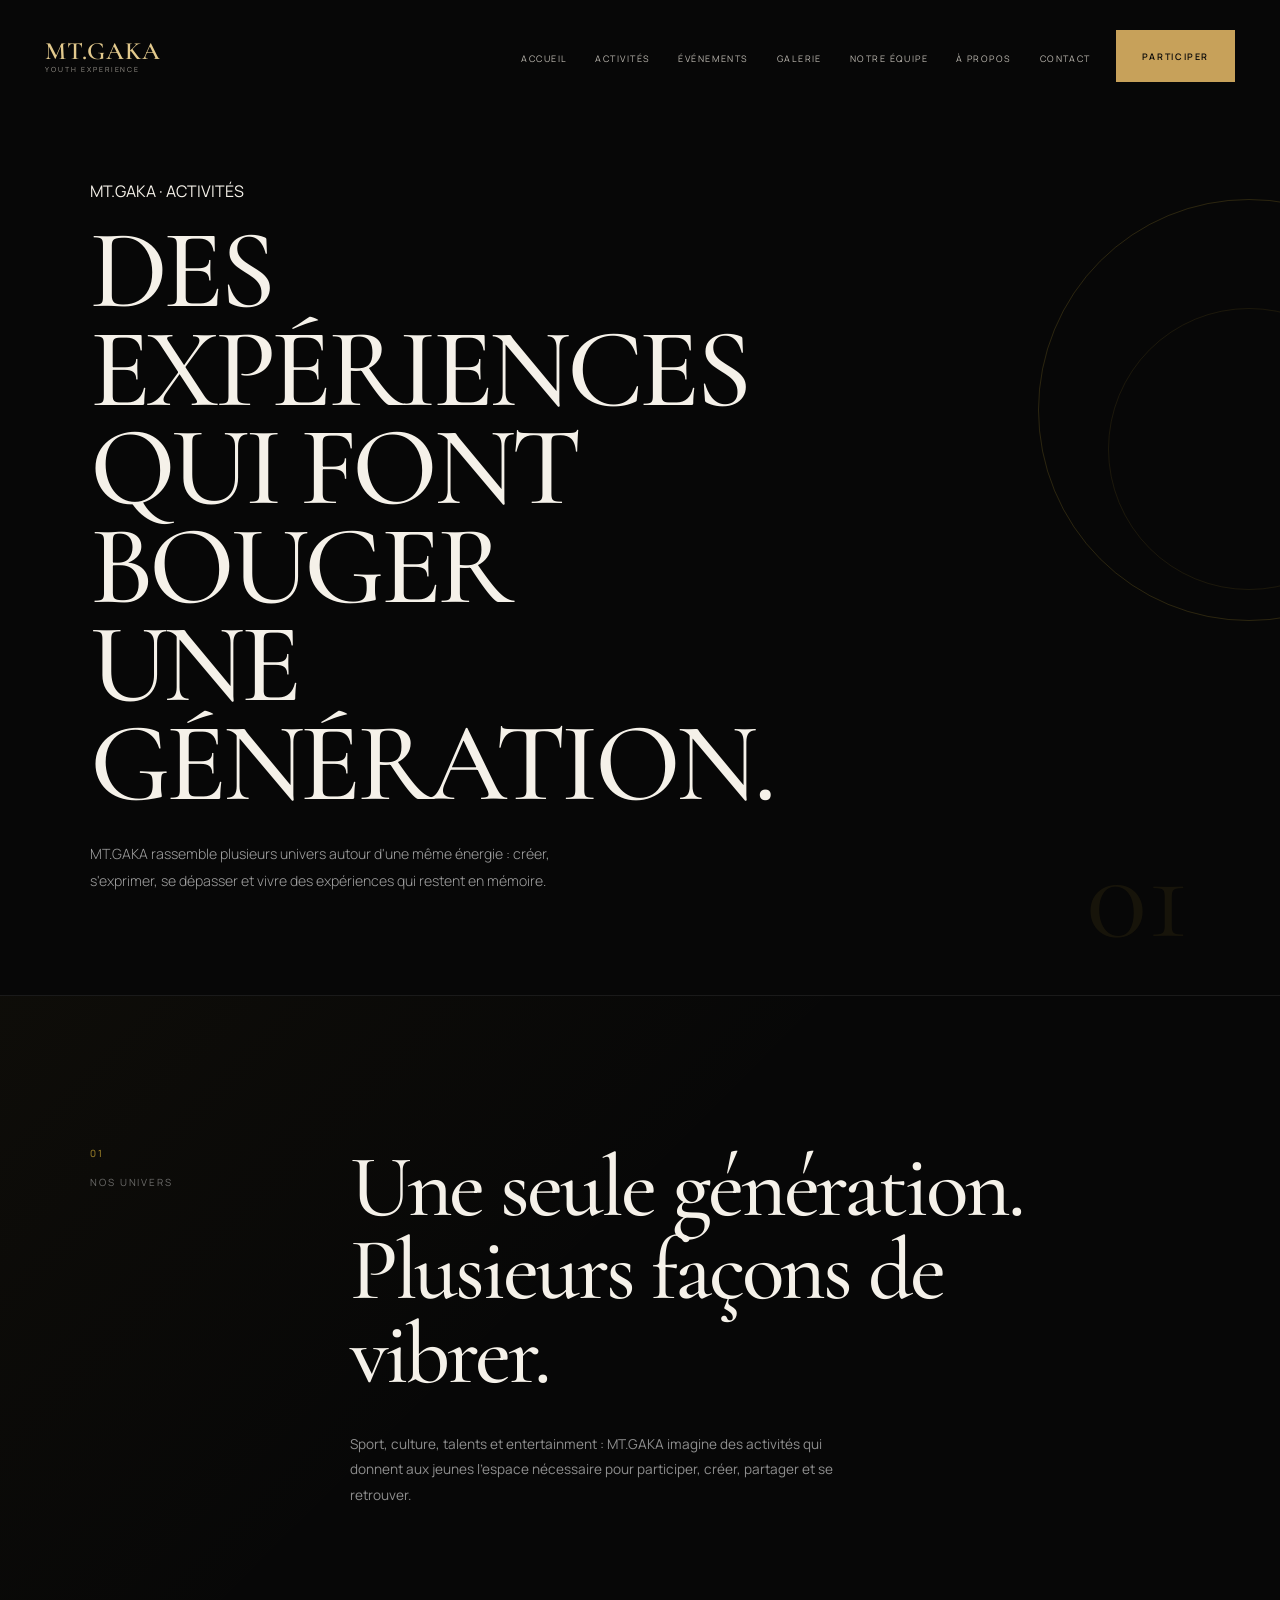
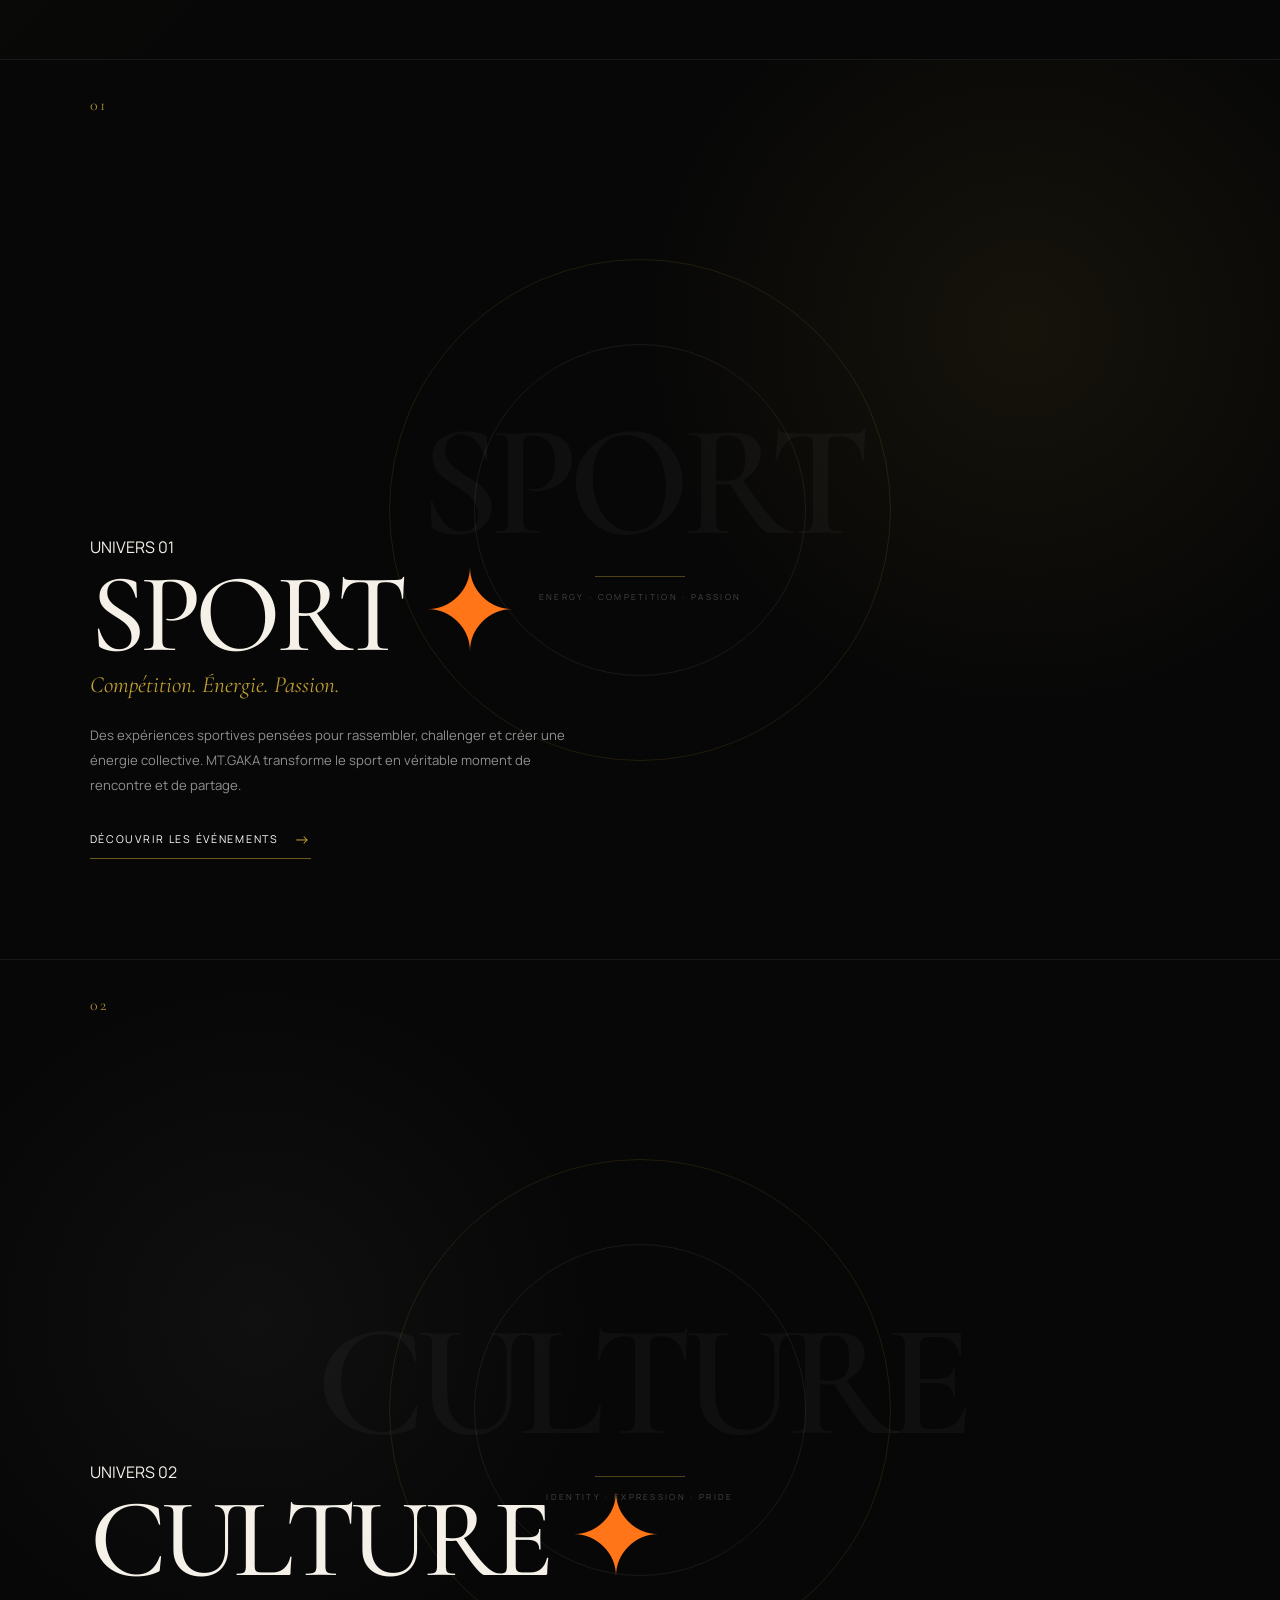
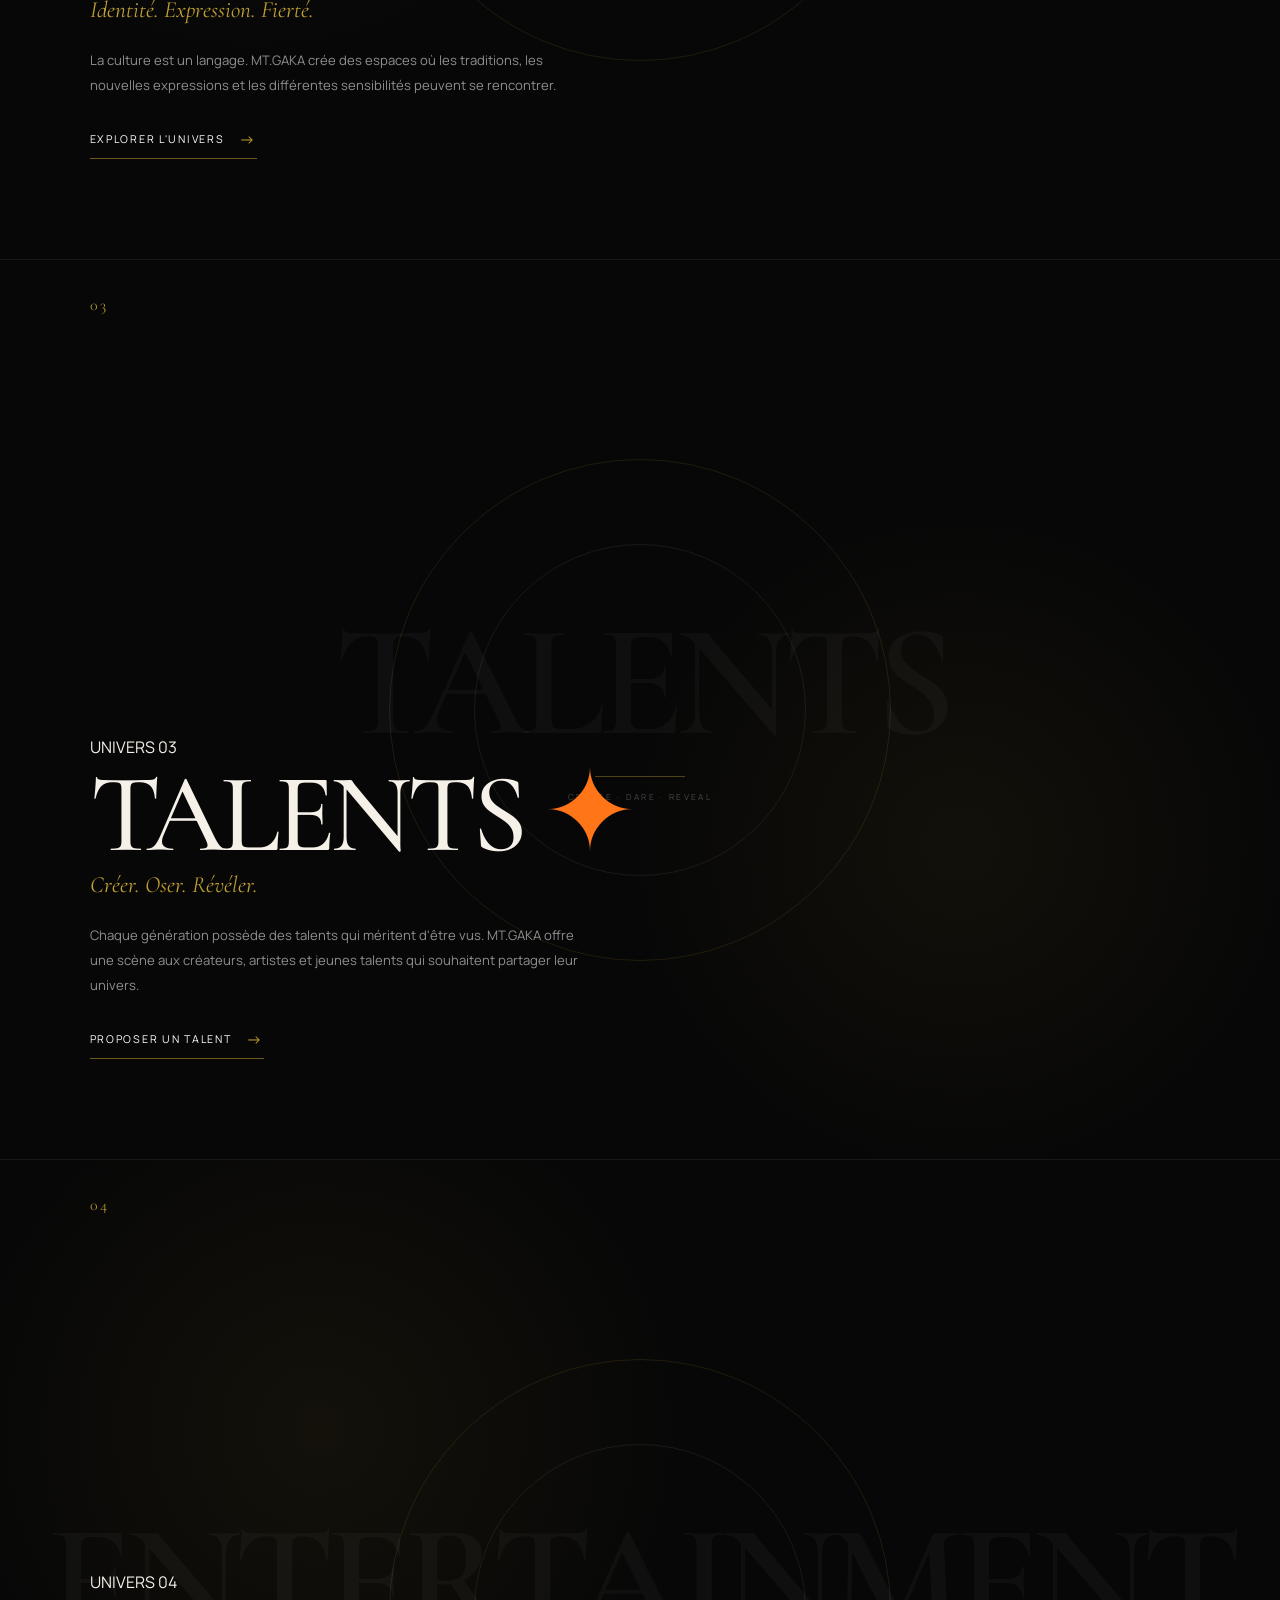
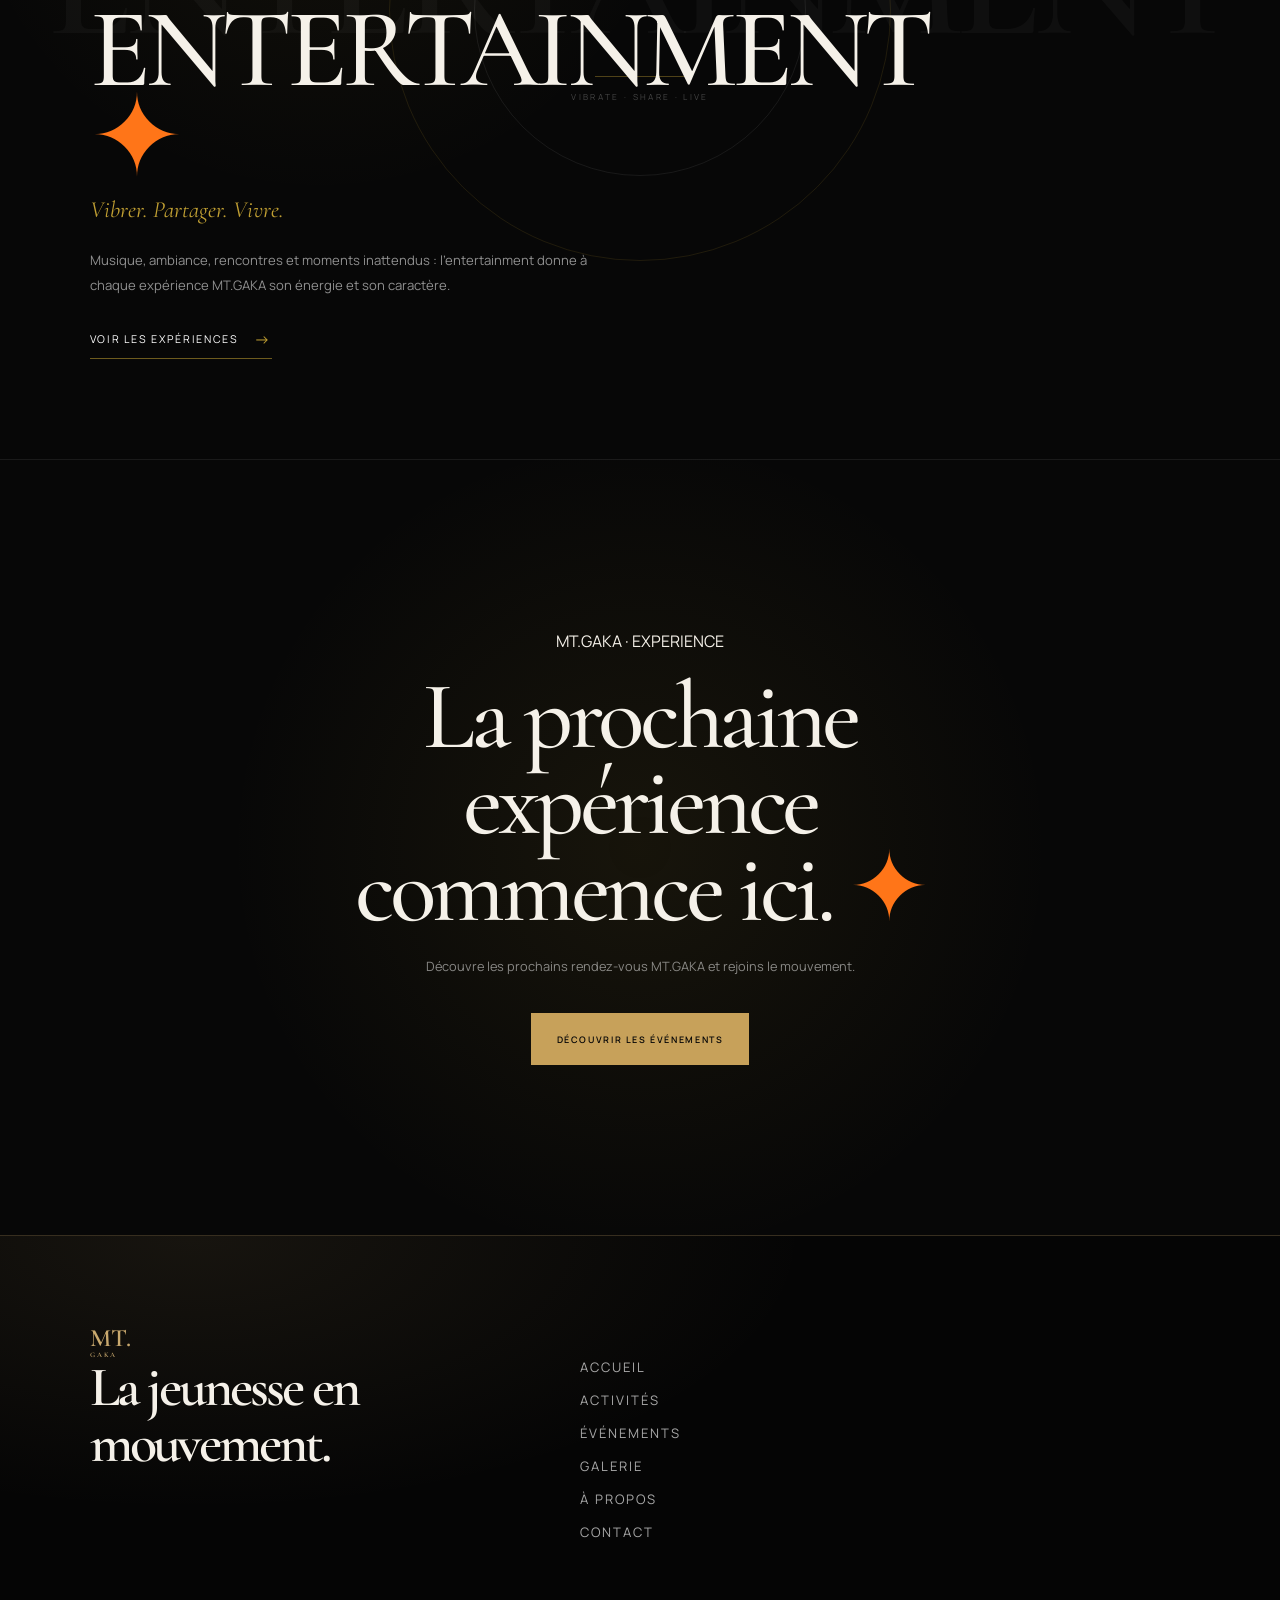
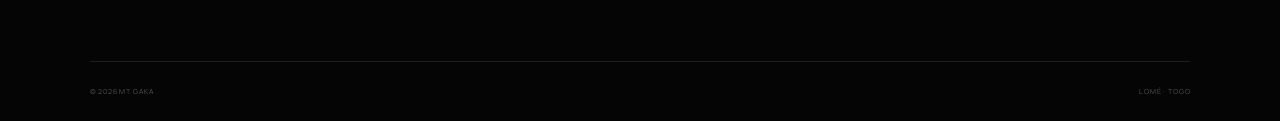
<file: activites.html>
<!DOCTYPE html>
<html lang="fr">
<head>
    <meta charset="UTF-8">
    <meta name="viewport" content="width=device-width, initial-scale=1.0">

    <title>Activités — MT.GAKA</title>

    <meta
        name="description"
        content="Découvrez les univers MT.GAKA : sport, culture, talents et entertainment."
    >

    <link rel="preconnect" href="https://fonts.googleapis.com">
    <link rel="preconnect" href="https://fonts.gstatic.com" crossorigin>

    <link
        href="https://fonts.googleapis.com/css2?family=Cormorant+Garamond:wght@400;500;600;700&family=Manrope:wght@300;400;500;600;700&display=swap"
        rel="stylesheet"
    >

    <link rel="stylesheet" href="css/style.css">
</head>

<body>

    <!-- HEADER -->
    <header class="site-header">
  <div class="header-inner">
    <a href="index.html" class="brand" aria-label="MT.GAKA Accueil">
      <span class="brand-mark">MT.GAKA</span>
      <span class="brand-name">Youth Experience</span>
    </a>
<nav class="main-navigation">
  <ul>
    <li><a href="index.html">Accueil</a></li>
    <li><a href="activites.html" class="active">Activités</a></li>
    <li><a href="evenements.html">Événements</a></li>
    <li><a href="galerie.html">Galerie</a></li>
    <li><a href="equipe.html">Notre équipe</a></li>
    <li><a href="about.html">À propos</a></li>
    <li><a href="contact.html">Contact</a></li>
  </ul>
</nav>
<a href="evenements.html" class="header-action primary-button">Participer</a>
<button class="menu-open" type="button" aria-label="Ouvrir le menu" aria-expanded="false">
  <span></span>
</button>
  </div>
</header>


    <!-- HERO -->
    <main>

        <section class="page-hero">

            <div class="page-hero-content">

                <p class="section-eyebrow">
                    MT.GAKA · ACTIVITÉS
                </p>

                <h1>
                    Des expériences<br>
                    qui font bouger<br>
                    une génération.
                </h1>

                <p class="page-hero-text">
                    MT.GAKA rassemble plusieurs univers autour d'une même énergie :
                    créer, s'exprimer, se dépasser et vivre des expériences qui
                    restent en mémoire.
                </p>

            </div>

            <div class="page-hero-number">
                01
            </div>

        </section>


        <!-- INTRO -->
        <section class="activities-intro">

            <div class="activities-intro-label">
                <span>01</span>
                <span>NOS UNIVERS</span>
            </div>

            <div class="activities-intro-content">

                <p class="large-statement">
                    Une seule génération.<br>
                    Plusieurs façons de vibrer.
                </p>

                <p>
                    Sport, culture, talents et entertainment :
                    MT.GAKA imagine des activités qui donnent aux jeunes
                    l'espace nécessaire pour participer, créer, partager
                    et se retrouver.
                </p>

            </div>

        </section>


        <!-- SPORT -->
        <section class="activity-detail activity-sport">

            <div class="activity-detail-number">
                01
            </div>

            <div class="activity-detail-visual">
                <span class="activity-visual-word">
                    SPORT
                </span>

                <span class="activity-visual-line"></span>

                <span class="activity-visual-caption">
                    ENERGY · COMPETITION · PASSION
                </span>
            </div>

            <div class="activity-detail-content">

                <p class="section-eyebrow">
                    UNIVERS 01
                </p>

                <h2>
                    SPORT
                </h2>

                <p class="activity-lead">
                    Compétition. Énergie. Passion.
                </p>

                <p>
                    Des expériences sportives pensées pour rassembler,
                    challenger et créer une énergie collective.
                    MT.GAKA transforme le sport en véritable moment
                    de rencontre et de partage.
                </p>

                <a href="evenements.html" class="text-link">
                    Découvrir les événements
                    <span>→</span>
                </a>

            </div>

        </section>


        <!-- CULTURE -->
        <section class="activity-detail activity-culture">

            <div class="activity-detail-number">
                02
            </div>

            <div class="activity-detail-visual">
                <span class="activity-visual-word">
                    CULTURE
                </span>

                <span class="activity-visual-line"></span>

                <span class="activity-visual-caption">
                    IDENTITY · EXPRESSION · PRIDE
                </span>
            </div>

            <div class="activity-detail-content">

                <p class="section-eyebrow">
                    UNIVERS 02
                </p>

                <h2>
                    CULTURE
                </h2>

                <p class="activity-lead">
                    Identité. Expression. Fierté.
                </p>

                <p>
                    La culture est un langage.
                    MT.GAKA crée des espaces où les traditions,
                    les nouvelles expressions et les différentes
                    sensibilités peuvent se rencontrer.
                </p>

                <a href="evenements.html" class="text-link">
                    Explorer l'univers
                    <span>→</span>
                </a>

            </div>

        </section>


        <!-- TALENTS -->
        <section class="activity-detail activity-talents">

            <div class="activity-detail-number">
                03
            </div>

            <div class="activity-detail-visual">
                <span class="activity-visual-word">
                    TALENTS
                </span>

                <span class="activity-visual-line"></span>

                <span class="activity-visual-caption">
                    CREATE · DARE · REVEAL
                </span>
            </div>

            <div class="activity-detail-content">

                <p class="section-eyebrow">
                    UNIVERS 03
                </p>

                <h2>
                    TALENTS
                </h2>

                <p class="activity-lead">
                    Créer. Oser. Révéler.
                </p>

                <p>
                    Chaque génération possède des talents qui méritent
                    d'être vus. MT.GAKA offre une scène aux créateurs,
                    artistes et jeunes talents qui souhaitent partager
                    leur univers.
                </p>

                <a href="contact.html" class="text-link">
                    Proposer un talent
                    <span>→</span>
                </a>

            </div>

        </section>


        <!-- ENTERTAINMENT -->
        <section class="activity-detail activity-entertainment">

            <div class="activity-detail-number">
                04
            </div>

            <div class="activity-detail-visual">
                <span class="activity-visual-word">
                    ENTERTAINMENT
                </span>

                <span class="activity-visual-line"></span>

                <span class="activity-visual-caption">
                    VIBRATE · SHARE · LIVE
                </span>
            </div>

            <div class="activity-detail-content">

                <p class="section-eyebrow">
                    UNIVERS 04
                </p>

                <h2>
                    ENTERTAINMENT
                </h2>

                <p class="activity-lead">
                    Vibrer. Partager. Vivre.
                </p>

                <p>
                    Musique, ambiance, rencontres et moments inattendus :
                    l'entertainment donne à chaque expérience MT.GAKA
                    son énergie et son caractère.
                </p>

                <a href="evenements.html" class="text-link">
                    Voir les expériences
                    <span>→</span>
                </a>

            </div>

        </section>


        <!-- FINAL CTA -->
        <section class="activities-final-cta">

            <p class="section-eyebrow">
                MT.GAKA · EXPERIENCE
            </p>

            <h2>
                La prochaine expérience
                commence ici.
            </h2>

            <p>
                Découvre les prochains rendez-vous MT.GAKA
                et rejoins le mouvement.
            </p>

            <a href="evenements.html" class="primary-button">
                Découvrir les événements
            </a>

        </section>

    </main>


    <!-- FOOTER -->
    <footer class="site-footer">

        <div class="footer-main">

            <div class="footer-brand">

                <a href="index.html" class="brand">
                    <span class="brand-mark">MT.</span>
                    <span class="brand-name">GAKA</span>
                </a>

                <p>
                    La jeunesse en mouvement.
                </p>

            </div>


            <div class="footer-navigation">

                <a href="index.html">Accueil</a>
                <a href="activites.html">Activités</a>
                <a href="evenements.html">Événements</a>
                <a href="galerie.html">Galerie</a>
                <a href="about.html">À propos</a>
                <a href="contact.html">Contact</a>

            </div>

        </div>


        <div class="footer-bottom">

            <span>
                © <span id="current-year"></span> MT.GAKA
            </span>

            <span>
                LOMÉ · TOGO
            </span>

        </div>

    </footer>


    <script src="js/script.js"></script>

</body>
</html>
</file>
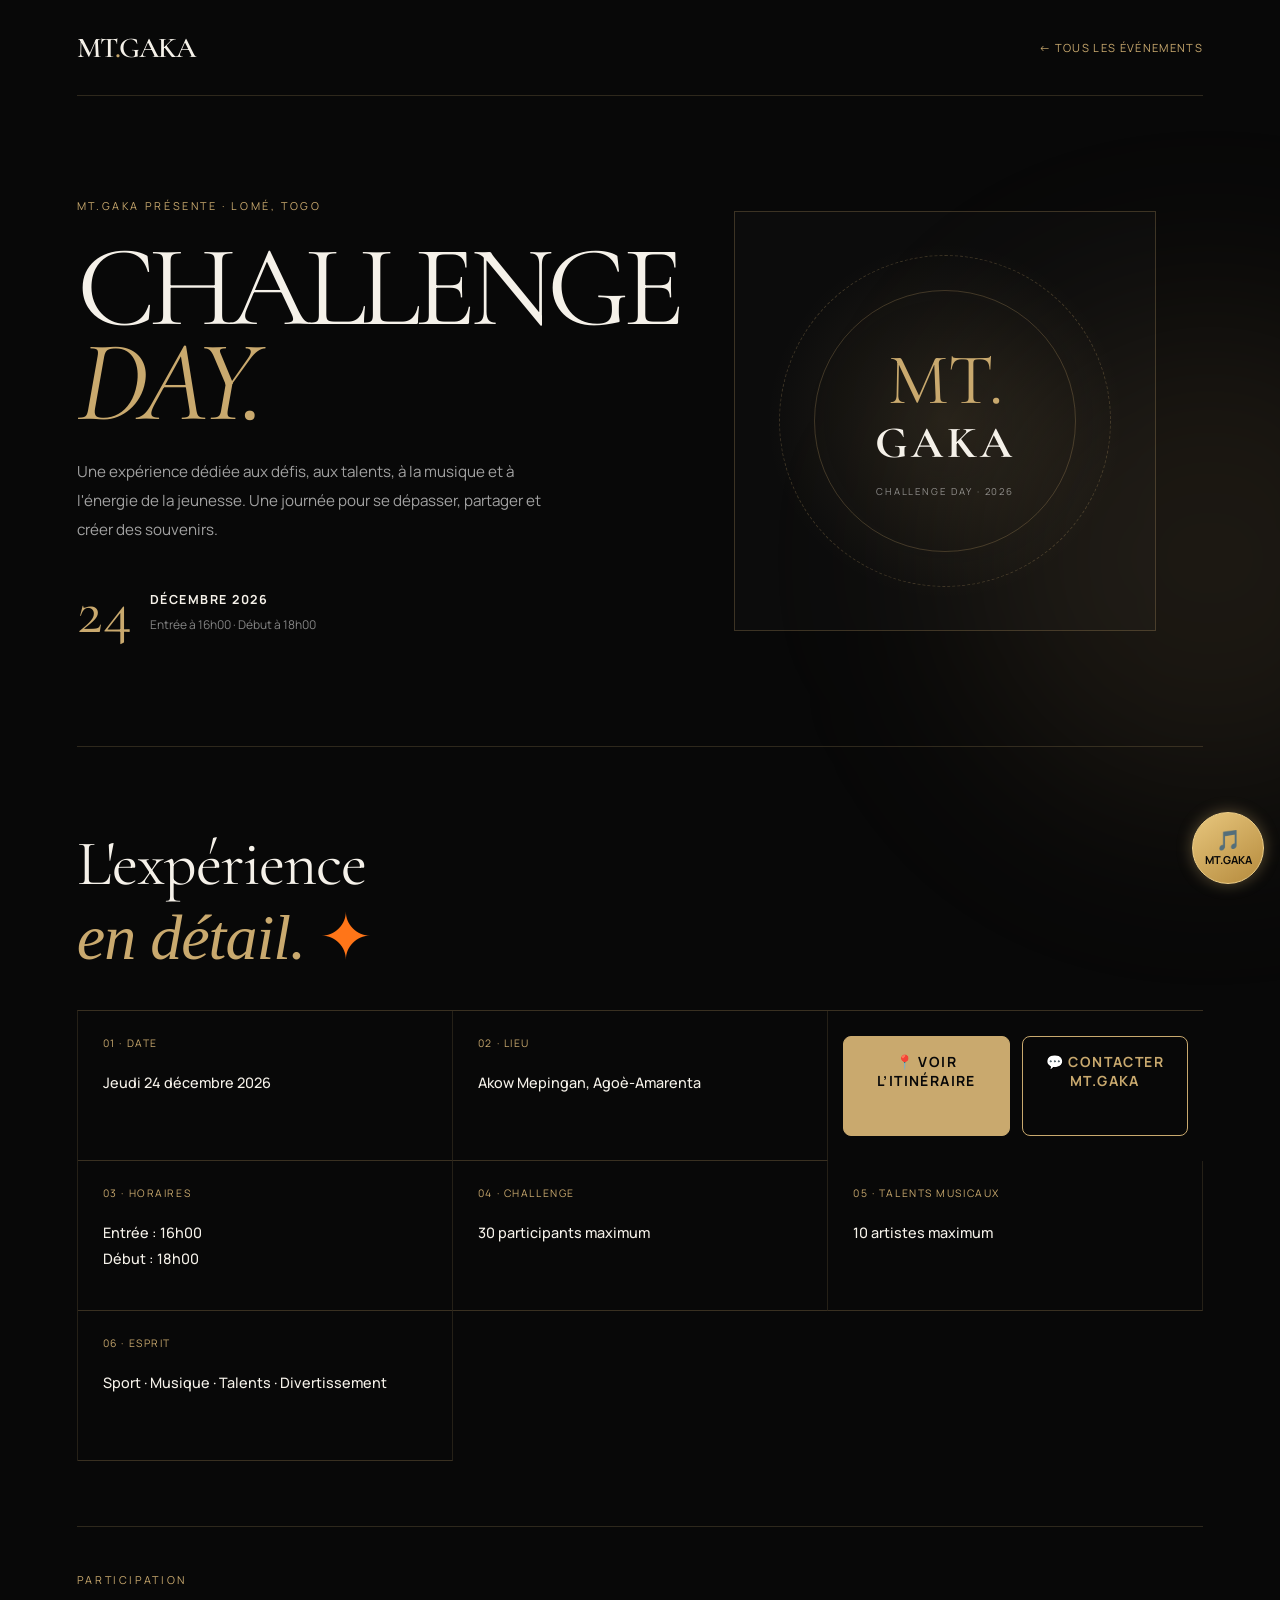
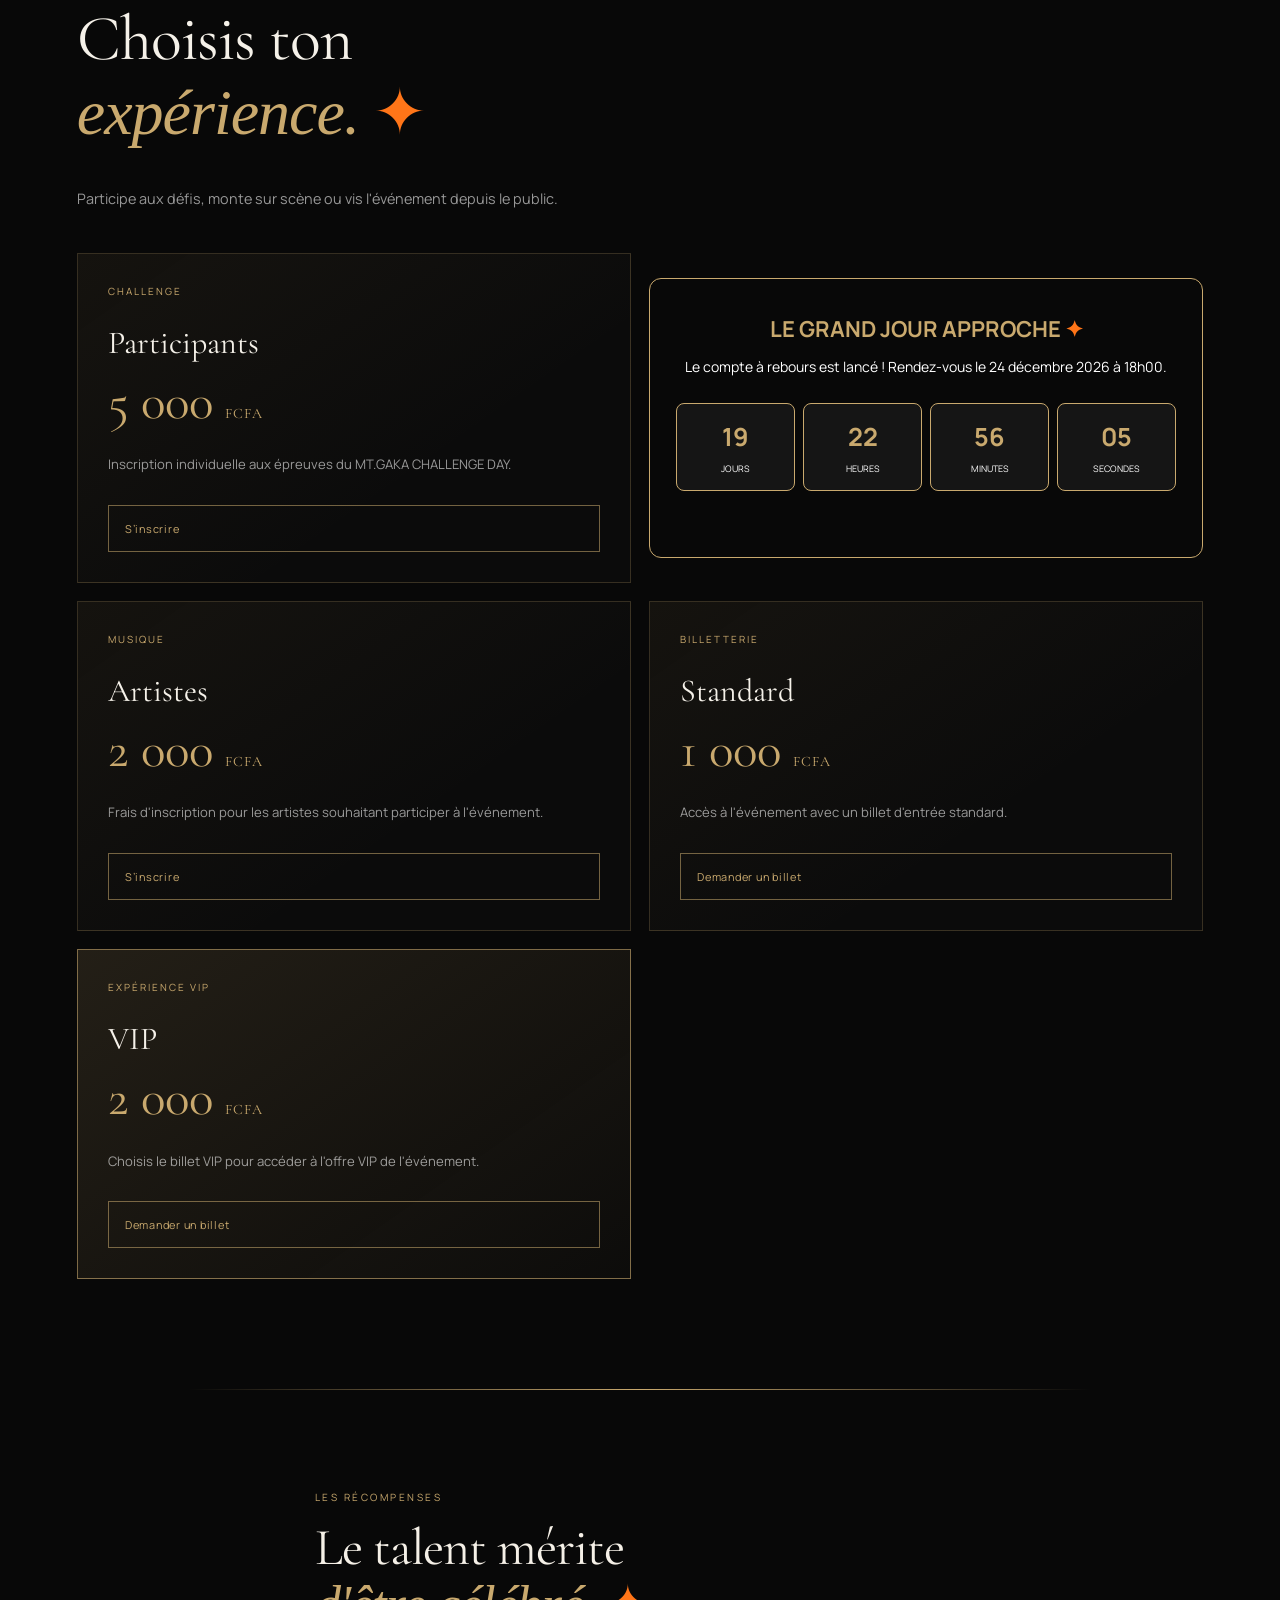
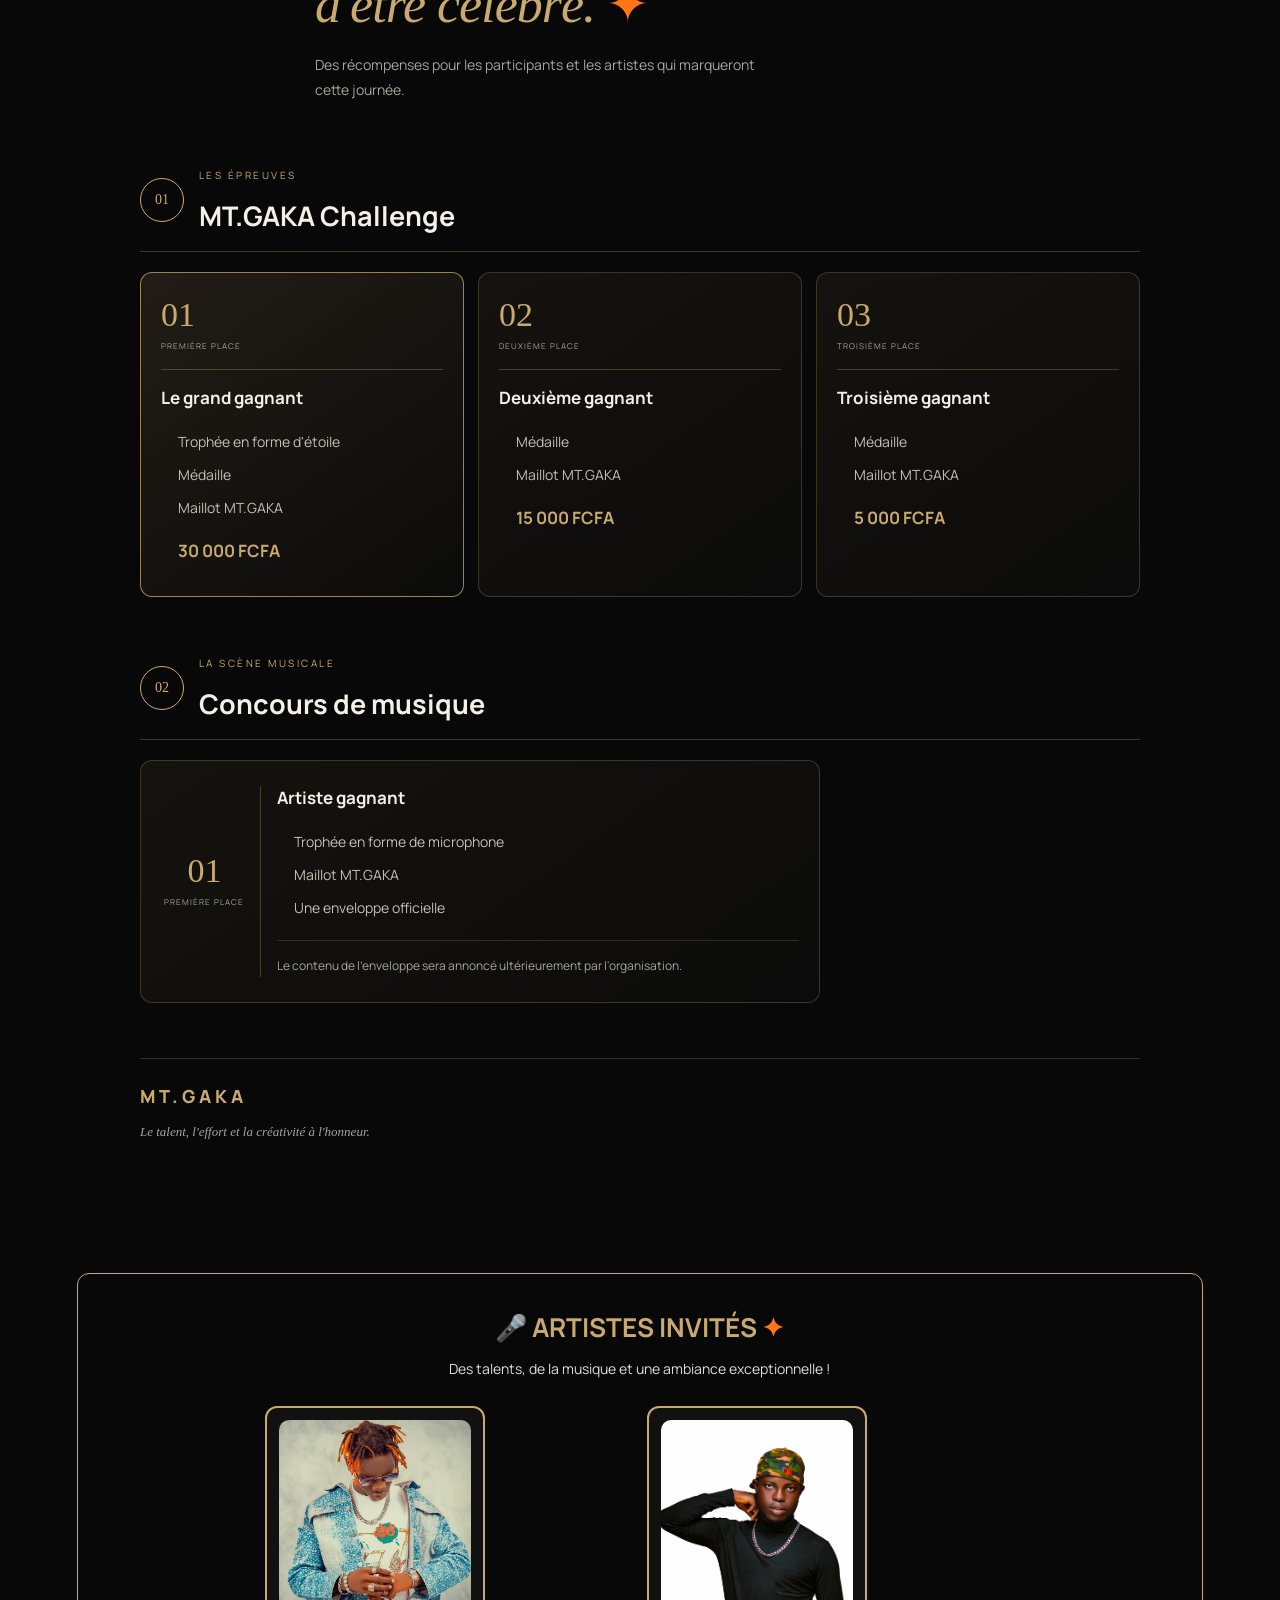
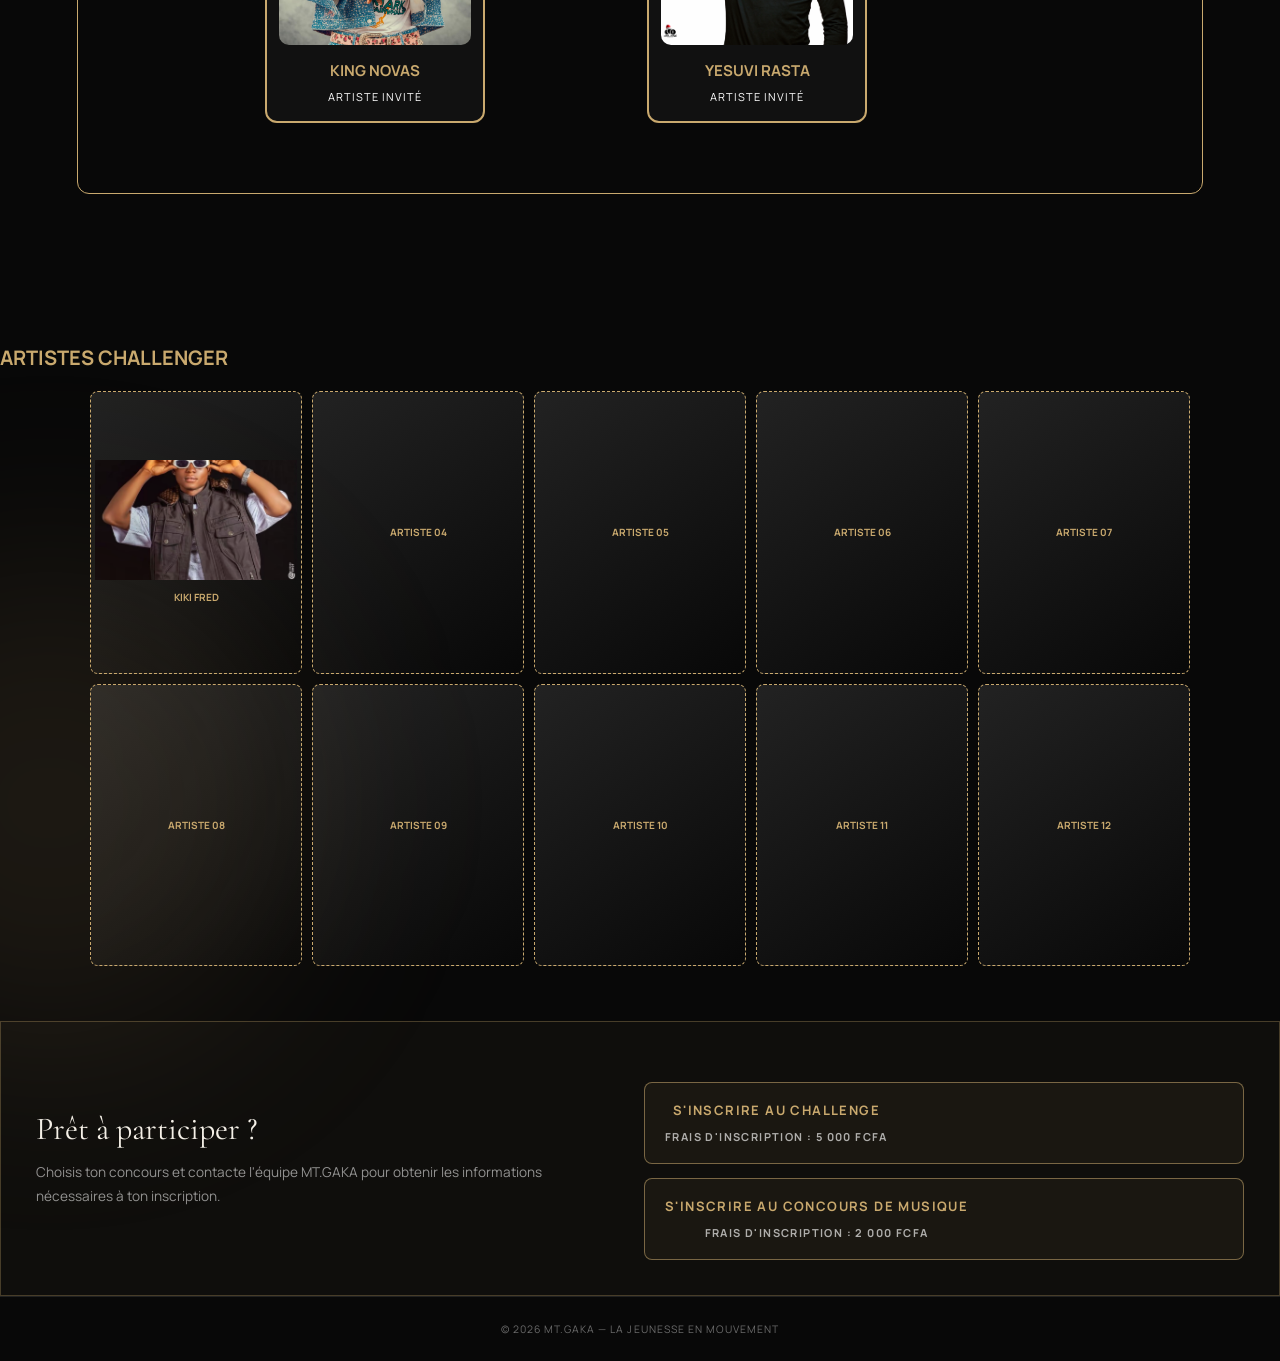
<file: challenge-day.html>
<!DOCTYPE html>
<html lang="fr">

<head>
    <meta charset="UTF-8">

    <meta name="viewport" content="width=device-width, initial-scale=1.0">

    <meta
        name="description"
        content="MT.GAKA CHALLENGE DAY — Une journée de défis, de musique et de talents à Lomé, le 24 décembre 2026."
    >

    <meta name="theme-color" content="#080808">

    <title>MT.GAKA CHALLENGE DAY — 24 Décembre 2026</title>

    <link rel="stylesheet" href="css/style.css">

    <style>
        .challenge-page {
            position: relative;
            min-height: 100vh;
            overflow: hidden;
            background: #080808;
            color: #f5f1e9;
        }

        .challenge-ambient {
            position: absolute;
            inset: 0;
            overflow: hidden;
            pointer-events: none;
        }

        .challenge-light {
            position: absolute;
            width: 500px;
            height: 500px;
            border-radius: 50%;
            background: rgba(201, 169, 110, 0.10);
            filter: blur(100px);
            animation: challengeFloat 12s ease-in-out infinite alternate;
        }

        .challenge-light.one {
            top: 5%;
            right: -180px;
        }

        .challenge-light.two {
            bottom: 5%;
            left: -200px;
            animation-delay: -6s;
        }

        @keyframes challengeFloat {
            from {
                transform: translate3d(0, 0, 0);
            }

            to {
                transform: translate3d(-80px, 60px, 0);
            }
        }

        .challenge-container {
            position: relative;
            z-index: 1;
            width: min(1150px, 88%);
            margin: 0 auto;
        }

        .challenge-header {
            display: flex;
            justify-content: space-between;
            align-items: center;
            padding: 30px 0;
            border-bottom: 1px solid rgba(201, 169, 110, 0.2);
        }

        .challenge-logo {
            color: #f5f1e9;
            font-family: "Cormorant Garamond", serif;
            font-size: 1.8rem;
            font-weight: 600;
            letter-spacing: -0.04em;
            text-decoration: none;
        }

        .challenge-logo span {
            color: #c9a96e;
        }

        .challenge-back {
            color: #c9a96e;
            font-size: 0.7rem;
            letter-spacing: 0.12em;
            text-decoration: none;
            text-transform: uppercase;
        }

        .challenge-hero {
            display: grid;
            grid-template-columns: 1.1fr 0.9fr;
            align-items: center;
            gap: 55px;
            min-height: 650px;
            padding: 70px 0;
        }

        .challenge-eyebrow {
            color: #c9a96e;
            font-size: 0.68rem;
            letter-spacing: 0.24em;
            text-transform: uppercase;
        }

        .challenge-title {
            margin: 28px 0;
            font-family: "Cormorant Garamond", serif;
            font-size: clamp(4rem, 9vw, 8rem);
            font-weight: 400;
            line-height: 0.82;
            letter-spacing: -0.055em;
        }

        .challenge-title span {
            display: block;
            color: #c9a96e;
            font-style: italic;
        }

        .challenge-description {
            max-width: 470px;
            color: rgba(255, 255, 255, 0.62);
            font-size: 0.95rem;
            line-height: 1.9;
        }

        .challenge-date {
            display: flex;
            align-items: center;
            gap: 18px;
            margin-top: 35px;
        }

        .challenge-date-number {
            color: #c9a96e;
            font-family: "Cormorant Garamond", serif;
            font-size: 4rem;
            line-height: 1;
        }

        .challenge-date-info {
            display: flex;
            flex-direction: column;
            gap: 8px;
        }

        .challenge-date-info strong {
            font-size: 0.78rem;
            letter-spacing: 0.12em;
        }

        .challenge-date-info span {
            color: rgba(255, 255, 255, 0.5);
            font-size: 0.75rem;
        }

        .challenge-art {
            position: relative;
            display: grid;
            min-height: 420px;
            place-items: center;
            border: 1px solid rgba(201, 169, 110, 0.25);
            background:
                radial-gradient(
                    circle at center,
                    rgba(201, 169, 110, 0.13),
                    transparent 60%
                ),
                rgba(255, 255, 255, 0.015);
        }

        .challenge-art::before,
        .challenge-art::after {
            content: "";
            position: absolute;
            width: 260px;
            height: 260px;
            border: 1px solid rgba(201, 169, 110, 0.25);
            border-radius: 50%;
            animation: challengeRotate 25s linear infinite;
        }

        .challenge-art::after {
            width: 330px;
            height: 330px;
            border-style: dashed;
            animation-direction: reverse;
            animation-duration: 40s;
        }

        @keyframes challengeRotate {
            to {
                transform: rotate(360deg);
            }
        }

        .challenge-art-content {
            position: relative;
            z-index: 1;
            text-align: center;
        }

        .challenge-art-content span {
            display: block;
            color: #c9a96e;
            font-family: "Cormorant Garamond", serif;
            font-size: 4.5rem;
            line-height: 1;
        }

        .challenge-art-content strong {
            display: block;
            font-family: "Cormorant Garamond", serif;
            font-size: 2.8rem;
            letter-spacing: 0.08em;
        }

        .challenge-art-content small {
            display: block;
            margin-top: 15px;
            color: rgba(255, 255, 255, 0.5);
            font-size: 0.6rem;
            letter-spacing: 0.2em;
        }

        .challenge-info {
            padding: 65px 0 90px;
            border-top: 1px solid rgba(201, 169, 110, 0.2);
        }

        .challenge-section-heading {
            margin-bottom: 35px;
            font-family: "Cormorant Garamond", serif;
            font-size: clamp(2.5rem, 5vw, 4rem);
            font-weight: 400;
        }

        .challenge-section-heading em {
            color: #c9a96e;
        }

        .challenge-info-grid {
            display: grid;
            grid-template-columns: repeat(3, 1fr);
            border-top: 1px solid rgba(201, 169, 110, 0.25);
            border-left: 1px solid rgba(201, 169, 110, 0.15);
        }

        .challenge-info-card {
            min-height: 150px;
            padding: 25px;
            border-right: 1px solid rgba(201, 169, 110, 0.15);
            border-bottom: 1px solid rgba(201, 169, 110, 0.25);
        }

        .challenge-info-card span {
            display: block;
            margin-bottom: 20px;
            color: #c9a96e;
            font-size: 0.65rem;
            letter-spacing: 0.15em;
        }

        .challenge-info-card strong {
            font-size: 0.9rem;
            font-weight: 500;
            line-height: 1.8;
        }

        .challenge-contact {
            display: flex;
            justify-content: space-between;
            align-items: center;
            gap: 30px;
            margin-top: 55px;
            padding: 35px;
            border: 1px solid rgba(201, 169, 110, 0.3);
            background: rgba(201, 169, 110, 0.035);
        }

        .challenge-contact h3 {
            margin: 0 0 12px;
            font-family: "Cormorant Garamond", serif;
            font-size: 2rem;
            font-weight: 400;
        }

        .challenge-contact p {
            margin: 0;
            color: rgba(255, 255, 255, 0.55);
            font-size: 0.85rem;
            line-height: 1.8;
        }

        .challenge-contact-button {
            display: inline-flex;
            flex-shrink: 0;
            align-items: center;
            gap: 15px;
            padding: 17px 22px;
            border: 1px solid #c9a96e;
            color: #c9a96e;
            font-size: 0.7rem;
            letter-spacing: 0.1em;
            text-decoration: none;
            text-transform: uppercase;
            transition: background 0.3s ease, color 0.3s ease;
        }

        .challenge-contact-button:hover {
            background: #c9a96e;
            color: #080808;
        }

        .challenge-footer {
            padding: 25px 0;
            border-top: 1px solid rgba(255, 255, 255, 0.1);
            color: rgba(255, 255, 255, 0.4);
            font-size: 0.65rem;
            letter-spacing: 0.1em;
            text-align: center;
        }

        @media (max-width: 760px) {
            .challenge-container {
                width: 88%;
            }

            .challenge-header {
                padding: 22px 0;
            }

            .challenge-hero {
                grid-template-columns: 1fr;
                gap: 50px;
                min-height: auto;
                padding: 80px 0 65px;
            }

            .challenge-title {
                font-size: clamp(4rem, 17vw, 6rem);
            }

            .challenge-art {
                min-height: 340px;
            }

            .challenge-art::before {
                width: 210px;
                height: 210px;
            }

            .challenge-art::after {
                width: 270px;
                height: 270px;
            }

            .challenge-info {
                padding: 55px 0 65px;
            }

            .challenge-info-grid {
                grid-template-columns: 1fr;
            }

            .challenge-info-card {
                min-height: auto;
            }

            .challenge-contact {
                align-items: flex-start;
                flex-direction: column;
                padding: 25px;
            }

            .challenge-contact-button {
                width: 100%;
                justify-content: center;
            }
        }

        @media (prefers-reduced-motion: reduce) {
            .challenge-light,
            .challenge-art::before,
            .challenge-art::after {
                animation: none;
            }
        }
    </style>
</head>

<body>

<div class="challenge-page">

    <div class="challenge-ambient" aria-hidden="true">
        <div class="challenge-light one"></div>
        <div class="challenge-light two"></div>
    </div>

    <div class="challenge-container">

        <header class="challenge-header">

            <a href="index.html" class="challenge-logo">
                MT<span>.</span>GAKA
            </a>

            <a href="evenements.html" class="challenge-back">
                ← Tous les événements
            </a>

        </header>


        <main>

            <section class="challenge-hero">

                <div class="challenge-copy">

                    <p class="challenge-eyebrow">
                        MT.GAKA présente · Lomé, Togo
                    </p>

                    <h1 class="challenge-title">
                        CHALLENGE
                        <span>DAY.</span>
                    </h1>

                    <p class="challenge-description">
                        Une expérience dédiée aux défis, aux talents,
                        à la musique et à l'énergie de la jeunesse.
                        Une journée pour se dépasser, partager
                        et créer des souvenirs.
                    </p>

                    <div class="challenge-date">

                        <div class="challenge-date-number">
                            24
                        </div>

                        <div class="challenge-date-info">
                            <strong>DÉCEMBRE 2026</strong>
                            <span>Entrée à 16h00 · Début à 18h00</span>
                        </div>

                    </div>

                </div>


                <div class="challenge-art" aria-hidden="true">

                    <div class="challenge-art-content">
                        <span>MT.</span>
                        <strong>GAKA</strong>
                        <small>CHALLENGE DAY · 2026</small>
                    </div>

                </div>

            </section>


            <section class="challenge-info">

                <h2 class="challenge-section-heading">
                    L'expérience<br>
                    <em>en détail.</em>
                </h2>

                <div class="challenge-info-grid">

                    <div class="challenge-info-card">
                        <span>01 · DATE</span>
                        <strong>Jeudi 24 décembre 2026</strong>
                    </div>

                    <div class="challenge-info-card">
                        <span>02 · LIEU</span>
                        <strong>Akow Mepingan, Agoè-Amarenta</strong>
                    </div>
                    
                    <!-- MT.GAKA CONTACT BUTTONS -->
<div class="challenge-contact-buttons">

    <a
        href="https://www.google.com/maps/search/?api=1&query=Akow+Mepingan+Agoe+Amarenta+Lome+Togo"
        class="challenge-contact-button"
        target="_blank"
        rel="noopener noreferrer"
    >
        📍 VOIR L’ITINÉRAIRE
    </a>

    <a
        href="https://wa.me/22870539478?text=Bonjour%20MT.GAKA%2C%20je%20souhaite%20des%20informations%20sur%20le%20CHALLENGE%20DAY%20du%2024%20d%C3%A9cembre%202026."
        class="challenge-contact-button whatsapp-button"
        target="_blank"
        rel="noopener noreferrer"
    >
        💬 CONTACTER MT.GAKA
    </a>

</div>

                    <div class="challenge-info-card">
                        <span>03 · HORAIRES</span>
                        <strong>Entrée : 16h00<br>Début : 18h00</strong>
                    </div>

                    <div class="challenge-info-card">
                        <span>04 · CHALLENGE</span>
                        <strong>30 participants maximum</strong>
                    </div>

                    <div class="challenge-info-card">
                        <span>05 · TALENTS MUSICAUX</span>
                        <strong>10 artistes maximum</strong>
                    </div>

                    <div class="challenge-info-card">
                        <span>06 · ESPRIT</span>
                        <strong>Sport · Musique · Talents · Divertissement</strong>
                    </div>

                </div>

<!-- TARIFS & INSCRIPTIONS -->

<section class="challenge-pricing">

    <div class="pricing-heading">
        <p class="challenge-eyebrow">PARTICIPATION</p>

        <h2 class="challenge-section-heading">
            Choisis ton<br>
            <em>expérience.</em>
        </h2>

        <p class="pricing-description">
            Participe aux défis, monte sur scène ou vis
            l'événement depuis le public.
        </p>
    </div>

    <div class="pricing-grid">

        <!-- CHALLENGERS -->

        <article class="pricing-card">

            <span class="pricing-category">
                CHALLENGE
            </span>

            <h3>Participants</h3>

            <div class="pricing-amount">
                5 000 <span>FCFA</span>
            </div>

            <p>
                Inscription individuelle aux épreuves
                du MT.GAKA CHALLENGE DAY.
            </p>
<a
    href="inscription.html"
    class="pricing-button"
>
    S’inscrire
</a>
</article>
<!-- COMPTE À REBOURS MT.GAKA -->
<section class="countdown-section">
    <h2>LE GRAND JOUR APPROCHE</h2>

    <p>
        Le compte à rebours est lancé !
        Rendez-vous le 24 décembre 2026 à 18h00.
    </p>

    <div class="countdown-container">
        <div class="countdown-box">
            <span id="cd-days">00</span>
            <small>JOURS</small>
        </div>

        <div class="countdown-box">
            <span id="cd-hours">00</span>
            <small>HEURES</small>
        </div>

        <div class="countdown-box">
            <span id="cd-minutes">00</span>
            <small>MINUTES</small>
        </div>

        <div class="countdown-box">
            <span id="cd-seconds">00</span>
            <small>SECONDES</small>
        </div>
    </div>
</section>
<style>
.countdown-section {
    text-align: center;
    padding: 35px 15px;
    margin: 25px 0;
    background: #080808;
    border: 1px solid #c9a96e;
    border-radius: 12px;
    color: #fff;
}

.countdown-section h2 {
    color: #c9a96e;
    font-size: 22px;
    margin-bottom: 12px;
}

.countdown-section p {
    font-size: 14px;
    line-height: 1.6;
    margin-bottom: 25px;
}

.countdown-container {
    display: grid;
    grid-template-columns: repeat(4, minmax(0, 1fr));
    gap: 8px;
    max-width: 500px;
    margin: 0 auto;
}

.countdown-box {
    padding: 15px 3px;
    background: #151515;
    border: 1px solid #c9a96e;
    border-radius: 8px;
}

.countdown-box span {
    display: block;
    color: #c9a96e;
    font-size: 25px;
    font-weight: bold;
}

.countdown-box small {
    display: block;
    color: #fff;
    font-size: 9px;
    margin-top: 8px;
}

@media (max-width: 360px) {
    .countdown-box span {
        font-size: 20px;
    }

    .countdown-box small {
        font-size: 8px;
    }
}
/* MT.GAKA PRIZES */
.prizes-section {
    padding: 35px 15px;
    margin: 30px 0;
    text-align: center;
    background: #080808;
    color: #ffffff;
    border: 1px solid #c9a96e;
    border-radius: 12px;
}

.prizes-section h2 {
    color: #c9a96e;
    font-size: 25px;
    margin-bottom: 12px;
}

.prizes-intro {
    font-size: 14px;
    line-height: 1.6;
    margin-bottom: 25px;
}

.prizes-container {
    display: grid;
    grid-template-columns: repeat(auto-fit, minmax(220px, 1fr));
    gap: 15px;
    max-width: 1000px;
    margin: 0 auto;
}

.prize-card {
    background: #111111;
    border: 1px solid #c9a96e;
    border-radius: 12px;
    padding: 25px 15px;
    transition: transform 0.3s ease, box-shadow 0.3s ease;
}

.prize-card:hover {
    transform: translateY(-5px);
    box-shadow: 0 8px 25px rgba(201, 169, 110, 0.18);
}

.first-prize {
    border: 2px solid #c9a96e;
}

.prize-icon {
    font-size: 38px;
    margin-bottom: 10px;
}

.prize-card h3 {
    color: #c9a96e;
    font-size: 21px;
    margin: 10px 0;
}

.prize-amount {
    color: #c9a96e;
    font-size: 24px;
    font-weight: bold;
    margin: 18px 0;
}

.prize-card ul {
    list-style: none;
    padding: 0;
    margin: 0;
}

.prize-card li {
    font-size: 14px;
    line-height: 1.8;
    padding: 4px 0;
}

@media (max-width: 480px) {
    .prizes-section {
        padding: 25px 10px;
    }

    .prizes-section h2 {
        font-size: 21px;
    }

    .prizes-container {
        grid-template-columns: 1fr;
    }

    .prize-card {
        padding: 22px 12px;
    }
}
/* MT.GAKA CONTACT BUTTONS */
.challenge-contact-buttons {
    display: grid;
    grid-template-columns: 1fr;
    gap: 12px;
    max-width: 500px;
    margin: 25px auto;
    padding: 0 15px;
}

.challenge-contact-button {
    display: block;
    padding: 15px 12px;
    background: #c9a96e;
    color: #080808;
    border: 1px solid #c9a96e;
    border-radius: 8px;
    text-align: center;
    text-decoration: none;
    font-weight: bold;
    font-size: 14px;
    transition: 0.3s ease;
}

.challenge-contact-button:hover {
    background: #080808;
    color: #c9a96e;
}

.whatsapp-button {
    background: #080808;
    color: #c9a96e;
}

@media (min-width: 600px) {
    .challenge-contact-buttons {
        grid-template-columns: 1fr 1fr;
    }
}
/* =================================
   MT.GAKA – ARTISTES INVITÉS
================================= */

.artists-section {
    padding: 35px 15px;
    margin: 30px 0;
    text-align: center;
    background: #080808;
    color: #ffffff;
    border: 1px solid #c9a96e;
    border-radius: 12px;
}

.artists-section h2 {
    color: #c9a96e;
    font-size: 26px;
    margin-bottom: 12px;
}

.artists-intro {
    color: #dddddd;
    font-size: 14px;
    line-height: 1.7;
    margin-bottom: 25px;
}

/* LES DEUX ARTISTES INVITÉS */

.guest-artists {
    display: grid;
    grid-template-columns: repeat(2, minmax(0, 1fr));
    gap: 15px;
    max-width: 750px;
    margin: 0 auto 35px;
}

.guest-artist-card {
    background: #111111;
    border: 2px solid #c9a96e;
    border-radius: 12px;
    padding: 12px;
    overflow: hidden;
}

.artist-image-placeholder {
    width: 100%;
    aspect-ratio: 3 / 4;
    background: linear-gradient(145deg, #242424, #080808);
    border: 1px dashed #c9a96e;
    border-radius: 8px;
    display: flex;
    align-items: center;
    justify-content: center;
    color: #c9a96e;
    font-size: 13px;
    font-weight: bold;
}

.guest-artist-card h3 {
    color: #c9a96e;
    font-size: 15px;
    margin: 15px 0 8px;
    overflow-wrap: anywhere;
}

.guest-artist-card p {
    color: #ffffff;
    font-size: 11px;
    letter-spacing: 1px;
    margin-bottom: 5px;
}

/* TITRE DES AUTRES ARTISTES */

.artists-gallery-title {
    color: #c9a96e;
    font-size: 20px;
    margin: 30px 0 20px;
}

/* LES 10 AUTRES EMPLACEMENTS */

.artists-gallery {
    display: grid;
    grid-template-columns: repeat(5, minmax(0, 1fr));
    gap: 10px;
    max-width: 1100px;
    margin: 0 auto;
}

.artist-placeholder {
    aspect-ratio: 3 / 4;
    min-width: 0;
    background: linear-gradient(145deg, #222222, #080808);
    border: 1px dashed #c9a96e;
    border-radius: 8px;
    display: flex;
    align-items: center;
    justify-content: center;
    padding: 4px;
    color: #c9a96e;
    font-size: 10px;
    font-weight: bold;
    overflow-wrap: anywhere;
    text-align: center;
}

/* EFFET AU SURVOL */

.guest-artist-card,
.artist-placeholder {
    transition: transform 0.3s ease, box-shadow 0.3s ease;
}

.guest-artist-card:hover,
.artist-placeholder:hover {
    transform: translateY(-4px);
    box-shadow: 0 6px 20px rgba(201, 169, 110, 0.2);
}

/* ADAPTATION MOBILE */

@media (max-width: 480px) {
    .artists-section {
        padding: 25px 8px;
    }

    .artists-section h2 {
        font-size: 22px;
    }

    .guest-artists {
        gap: 8px;
    }

    .guest-artist-card {
        padding: 7px;
    }

    .guest-artist-card h3 {
        font-size: 12px;
    }

    .artists-gallery {
        gap: 5px;
    }

    .artist-placeholder {
        font-size: 8px;
        border-radius: 5px;
    }
}
</style>

<script>
(function () {
    const eventDate = new Date("2026-12-24T18:00:00Z").getTime();

    function updateCountdown() {
        const now = Date.now();
        const distance = eventDate - now;

        if (distance <= 0) {
            document.querySelector(".countdown-container").innerHTML =
                "<p style='color:#c9a96e;grid-column:1/-1'>C'EST LE GRAND JOUR !</p>";
            return;
        }

        document.getElementById("cd-days").textContent =
            Math.floor(distance / 86400000);

        document.getElementById("cd-hours").textContent =
            String(Math.floor((distance % 86400000) / 3600000)).padStart(2, "0");

        document.getElementById("cd-minutes").textContent =
            String(Math.floor((distance % 3600000) / 60000)).padStart(2, "0");

        document.getElementById("cd-seconds").textContent =
            String(Math.floor((distance % 60000) / 1000)).padStart(2, "0");
    }

    updateCountdown();
    setInterval(updateCountdown, 1000);
})();
</script>

        <!-- ARTISTES -->

        <article class="pricing-card">

            <span class="pricing-category">
                MUSIQUE
            </span>

            <h3>Artistes</h3>

            <div class="pricing-amount">
                2 000 <span>FCFA</span>
            </div>

            <p>
                Frais d'inscription pour les artistes
                souhaitant participer à l'événement.
            </p>

            <a
    href="inscription.html"
    class="pricing-button"
>
    S’inscrire
</a>

        </article>


        <!-- STANDARD -->

        <article class="pricing-card">

            <span class="pricing-category">
                BILLETTERIE
            </span>

            <h3>Standard</h3>

            <div class="pricing-amount">
                1 000 <span>FCFA</span>
            </div>

            <p>
                Accès à l'événement avec un billet
                d'entrée standard.
            </p>

            <a
                href="https://wa.me/22870539478?text=Bonjour%20MT.GAKA%2C%20je%20souhaite%20acheter%20un%20billet%20Standard%20pour%20le%20Challenge%20Day."
                target="_blank"
                rel="noopener noreferrer"
                class="pricing-button"
            >
Demander un billet
            </a>

        </article>


        <!-- VIP -->

        <article class="pricing-card pricing-vip">

            <span class="pricing-category">
                EXPÉRIENCE VIP
            </span>

            <h3>VIP</h3>

            <div class="pricing-amount">
                2 000 <span>FCFA</span>
            </div>

            <p>
                Choisis le billet VIP pour accéder
                à l'offre VIP de l'événement.
            </p>

            <a
                href="https://wa.me/22870539478?text=Bonjour%20MT.GAKA%2C%20je%20souhaite%20acheter%20un%20billet%20VIP%20pour%20le%20Challenge%20Day."
                target="_blank"
                rel="noopener noreferrer"
                class="pricing-button"
            >
                Demander un billet
            </a>

        </article>

    </div>

</section>

<!-- =====================================================
     PRIX & RÉCOMPENSES
     ===================================================== -->

<section class="challenge-prizes" id="recompenses">

    <div class="prizes-heading">

        <p class="challenge-eyebrow">
            LES RÉCOMPENSES
        </p>

        <h2 class="challenge-section-heading">
            Le talent mérite<br>
            <em>d'être célébré.</em>
        </h2>

        <p class="prizes-intro">
            Des récompenses pour les participants
            et les artistes qui marqueront cette journée.
        </p>

    </div>


    <!-- CHALLENGE -->

    <div class="prize-category">

        <div class="prize-category-heading">

            <span class="prize-category-number">01</span>

            <div>
                <p class="challenge-eyebrow">LES ÉPREUVES</p>
                <h3>MT.GAKA Challenge</h3>
            </div>

        </div>


        <div class="prize-list">

            <!-- PREMIER PRIX -->

            <article class="prize-card prize-first">

                <div class="prize-position">
                    <span>01</span>
                    <small>PREMIÈRE PLACE</small>
                </div>

                <div class="prize-details">

                    <h4>Le grand gagnant</h4>

                    <ul>
                        <li>Trophée en forme d'étoile</li>
                        <li>Médaille</li>
                        <li>Maillot MT.GAKA</li>
                        <li class="prize-money">30 000 FCFA</li>
                    </ul>

                </div>

            </article>


            <!-- DEUXIÈME PRIX -->

            <article class="prize-card">

                <div class="prize-position">
                    <span>02</span>
                    <small>DEUXIÈME PLACE</small>
                </div>

                <div class="prize-details">

                    <h4>Deuxième gagnant</h4>

                    <ul>
                        <li>Médaille</li>
                        <li>Maillot MT.GAKA</li>
                        <li class="prize-money">15 000 FCFA</li>
                    </ul>

                </div>

            </article>


            <!-- TROISIÈME PRIX -->

            <article class="prize-card">

                <div class="prize-position">
                    <span>03</span>
                    <small>TROISIÈME PLACE</small>
                </div>

                <div class="prize-details">

                    <h4>Troisième gagnant</h4>

                    <ul>
                        <li>Médaille</li>
                        <li>Maillot MT.GAKA</li>
                        <li class="prize-money">5 000 FCFA</li>
                    </ul>

                </div>

            </article>

        </div>

    </div>


    <!-- MUSIQUE -->

    <div class="prize-category music-prize-category">

        <div class="prize-category-heading">

            <span class="prize-category-number">02</span>

            <div>
                <p class="challenge-eyebrow">LA SCÈNE MUSICALE</p>
                <h3>Concours de musique</h3>
            </div>

        </div>


        <article class="prize-card music-prize-card">

            <div class="prize-position">
                <span>01</span>
                <small>PREMIÈRE PLACE</small>
            </div>

            <div class="prize-details">

                <h4>Artiste gagnant</h4>

                <ul>
                    <li>Trophée en forme de microphone</li>
                    <li>Maillot MT.GAKA</li>
                    <li>Une enveloppe officielle</li>
                </ul>

                <p class="prize-note">
                    Le contenu de l'enveloppe sera annoncé
                    ultérieurement par l'organisation.
                </p>

            </div>

        </article>

    </div>


    <div class="prizes-footer">

        <span>MT.GAKA</span>

        <p>
            Le talent, l'effort et la créativité à l'honneur.
        </p>

    </div>

</section>
<!-- MT.GAKA ARTISTES -->
<section class="artists-section">

    <h2>🎤 ARTISTES INVITÉS</h2>

<p class="artists-intro">
    Des talents, de la musique et une ambiance exceptionnelle !
</p>

<!-- LES DEUX ARTISTES INVITÉS -->
<div class="guest-artists">

    <!-- KING NOVAS -->
    <div class="guest-artist-card">
        <img src="images/artistes/king-novas.jpg" alt="KING NOVAS">
        <h3>KING NOVAS</h3>
        <p>ARTISTE INVITÉ</p>
    </div>

    <!-- YESUVI RASTA -->
    <div class="guest-artist-card">
        <img src="images/artistes/yesuvi-rasta.png" alt="YESUVI RASTA">
        <h3>YESUVI RASTA</h3>
        <p>ARTISTE INVITÉ</p>
    </div>

</div>

</div>

<!-- 10 EMPLACEMENTS POUR LES CHALLENGERS -->
<h3 class="artists-gallery-title">ARTISTES CHALLENGER</h3>
<div class="artists-gallery">

<div class="artist-placeholder kiki-fred-card">
    <img src="images/artistes/Kiki%20Fred.jpg" alt="KIKI FRED">
    <span>KIKI FRED</span>
</div>
        <div class="artist-placeholder">ARTISTE 04</div>
        <div class="artist-placeholder">ARTISTE 05</div>
        <div class="artist-placeholder">ARTISTE 06</div>
        <div class="artist-placeholder">ARTISTE 07</div>
        <div class="artist-placeholder">ARTISTE 08</div>
        <div class="artist-placeholder">ARTISTE 09</div>
        <div class="artist-placeholder">ARTISTE 10</div>
        <div class="artist-placeholder">ARTISTE 11</div>
        <div class="artist-placeholder">ARTISTE 12</div>

    </div>

</section>

                <div class="challenge-contact">

    <div>
        <h3>Prêt à participer ?</h3>

        <p>
            Choisis ton concours et contacte l'équipe
            MT.GAKA pour obtenir les informations
            nécessaires à ton inscription.
        </p>
    </div>

    <div class="challenge-registration-buttons">

        <!-- INSCRIPTION CHALLENGE -->

        <a
            href="https://wa.me/22870539478?text=Bonjour%20MT.GAKA%2C%20je%20souhaite%20m'inscrire%20au%20MT.GAKA%20CHALLENGE%20DAY%20comme%20participant.%20Frais%20d'inscription%3A%205000%20FCFA."
            class="challenge-contact-button"
            target="_blank"
            rel="noopener noreferrer"
        >
            <span>
                <strong>S'inscrire au Challenge</strong>
                <small>Frais d'inscription : 5 000 FCFA</small>
            </span>


        </a>


        <!-- INSCRIPTION MUSIQUE -->

        <a
            href="https://wa.me/22870539478?text=Bonjour%20MT.GAKA%2C%20je%20souhaite%20m'inscrire%20au%20concours%20de%20musique%20du%20MT.GAKA%20CHALLENGE%20DAY.%20Frais%20d'inscription%3A%202000%20FCFA."
            class="challenge-contact-button"
            target="_blank"
            rel="noopener noreferrer"
        >
            <span>
                <strong>S'inscrire au concours de musique</strong>
                <small>Frais d'inscription : 2 000 FCFA</small>
            </span>


        </a>

    </div>

</div>

            </section>

        </main>


        <footer class="challenge-footer">
            © 2026 MT.GAKA — LA JEUNESSE EN MOUVEMENT
        </footer>

    </div>

</div>
<!-- MT.GAKA – MUSIQUE DE FOND -->
<audio id="mtgaka-music" loop preload="auto">
  <source src="MT.GAKA%20%E2%80%93%20HYMNE%20NOTRE%20E%CC%81NERGIE.mp3" type="audio/mpeg">
  Votre navigateur ne prend pas en charge la lecture audio.
</audio>
<!-- BOUTON MUSIQUE -->
<button
  id="music-toggle"
  type="button"
  aria-label="Activer ou mettre en pause la musique"
  title="Musique MT.GAKA"
  style="
    position: fixed;
    right: 16px;
    bottom: 16px;
    z-index: 99999;
    width: 72px;
    height: 72px;
    padding: 5px;
    border: 1px solid #f1d18a;
    border-radius: 50%;
    background: linear-gradient(145deg, #e8c77e, #b58a3c);
    color: #080808;
    font-size: 11px;
    line-height: 1.2;
    font-weight: bold;
    box-shadow: 0 0 15px rgba(201, 169, 110, 0.4);
    cursor: pointer;
    display: flex;
    flex-direction: column;
    align-items: center;
    justify-content: center;
    gap: 3px;
    text-align: center;
  "
>
  <span id="music-icon" style="font-size: 20px; line-height: 1;">🎵</span>
  <span>MT.GAKA</span>
</button>
<script>
(function () {
  const music = document.getElementById('mtgaka-music');
  const button = document.getElementById('music-toggle');
  const icon = document.getElementById('music-icon');
  if (!music || !button || !icon) {
    return;
  }
  music.volume = 0.35;
  function updateButton() {
    if (music.paused) {
      icon.textContent = '🎵';
      button.title = 'Musique MT.GAKA - démarrer';
      button.setAttribute('aria-label', 'Activer la musique MT.GAKA');
    } else {
      icon.textContent = '⏸';
      button.title = 'Musique MT.GAKA - pause';
      button.setAttribute('aria-label', 'Mettre en pause la musique MT.GAKA');
    }
  }
  button.addEventListener('click', async function () {
    if (music.paused) {
      try {
        await music.play();
      } catch (error) {
        console.error('Lecture audio impossible :', error);
      }
    } else {
      music.pause();
    }
    updateButton();
  });
  music.addEventListener('play', updateButton);
  music.addEventListener('pause', updateButton);
  music.addEventListener('ended', updateButton);
  updateButton();
  /* Tentative de lecture automatique.
     Le navigateur peut demander un appui sur le bouton. */
  music.play().catch(function () {
    updateButton();
  });
})();
</script>
</body>
</html>
</file>
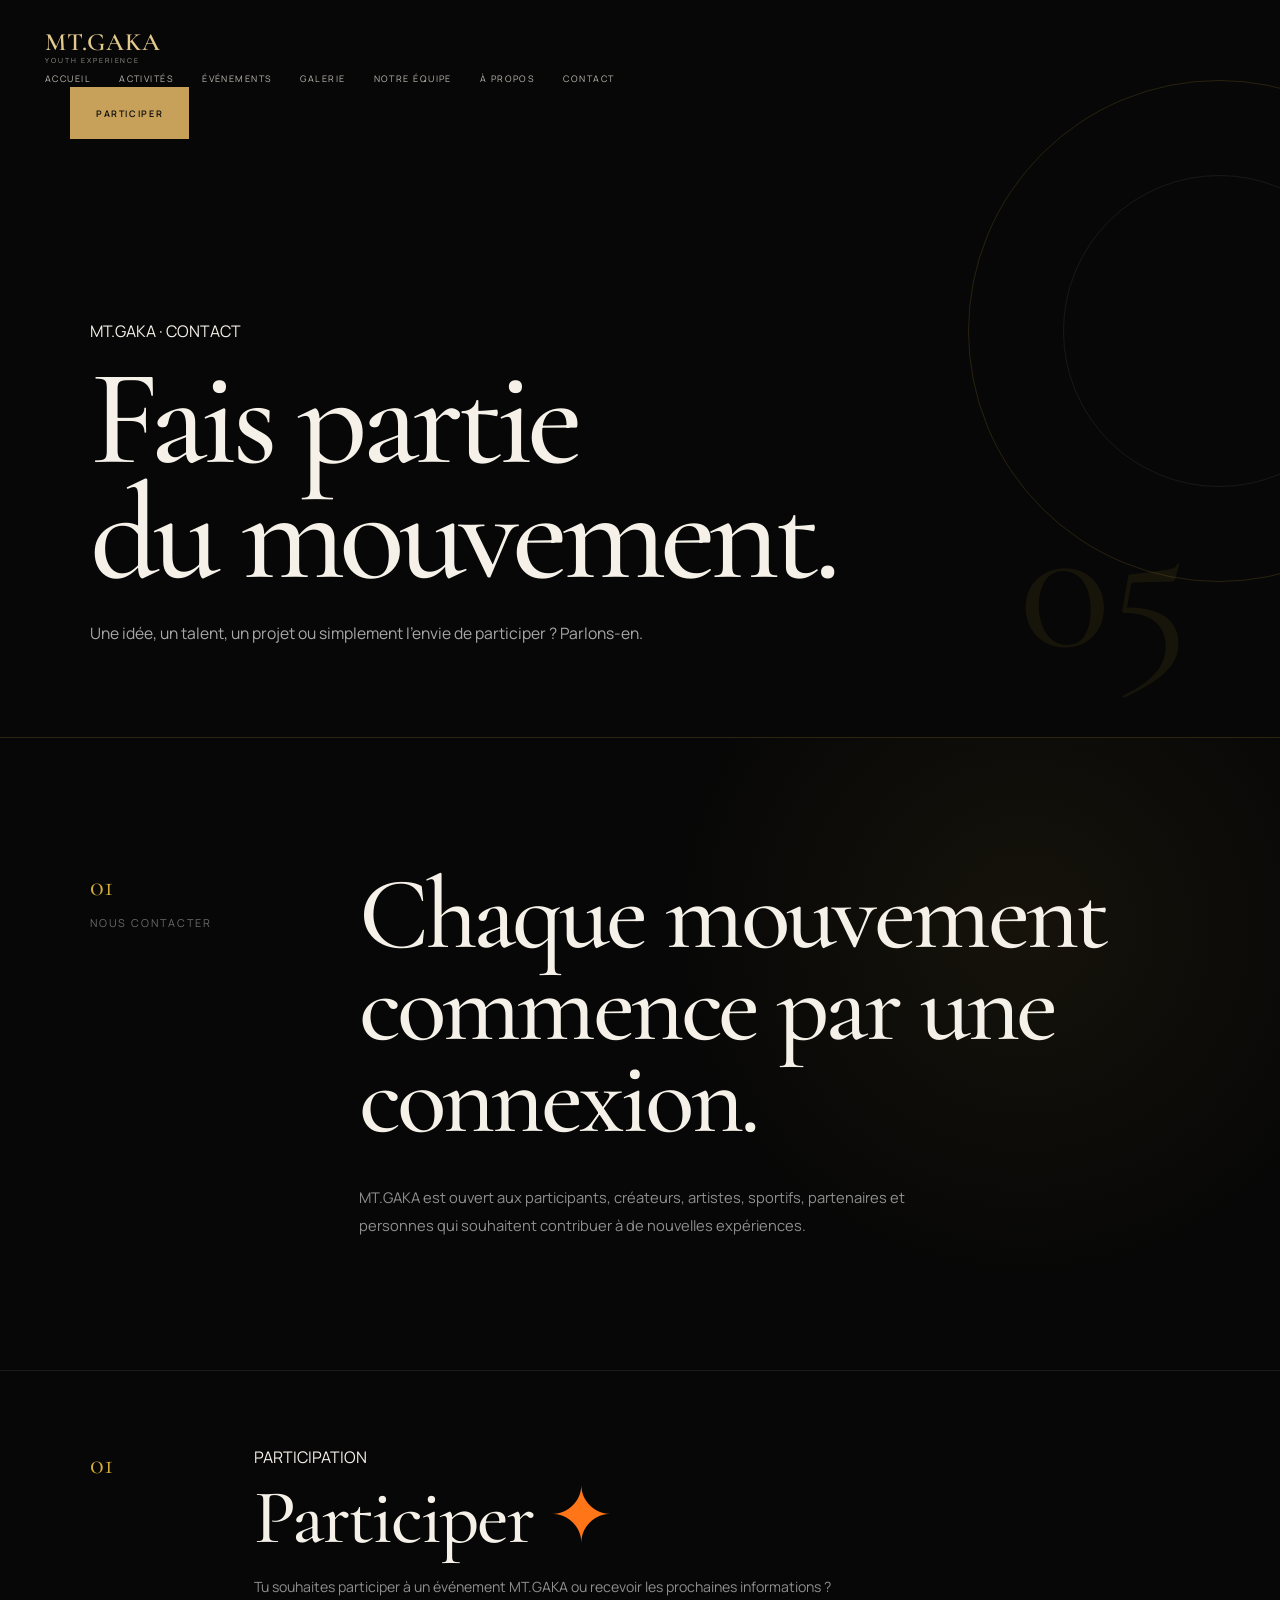
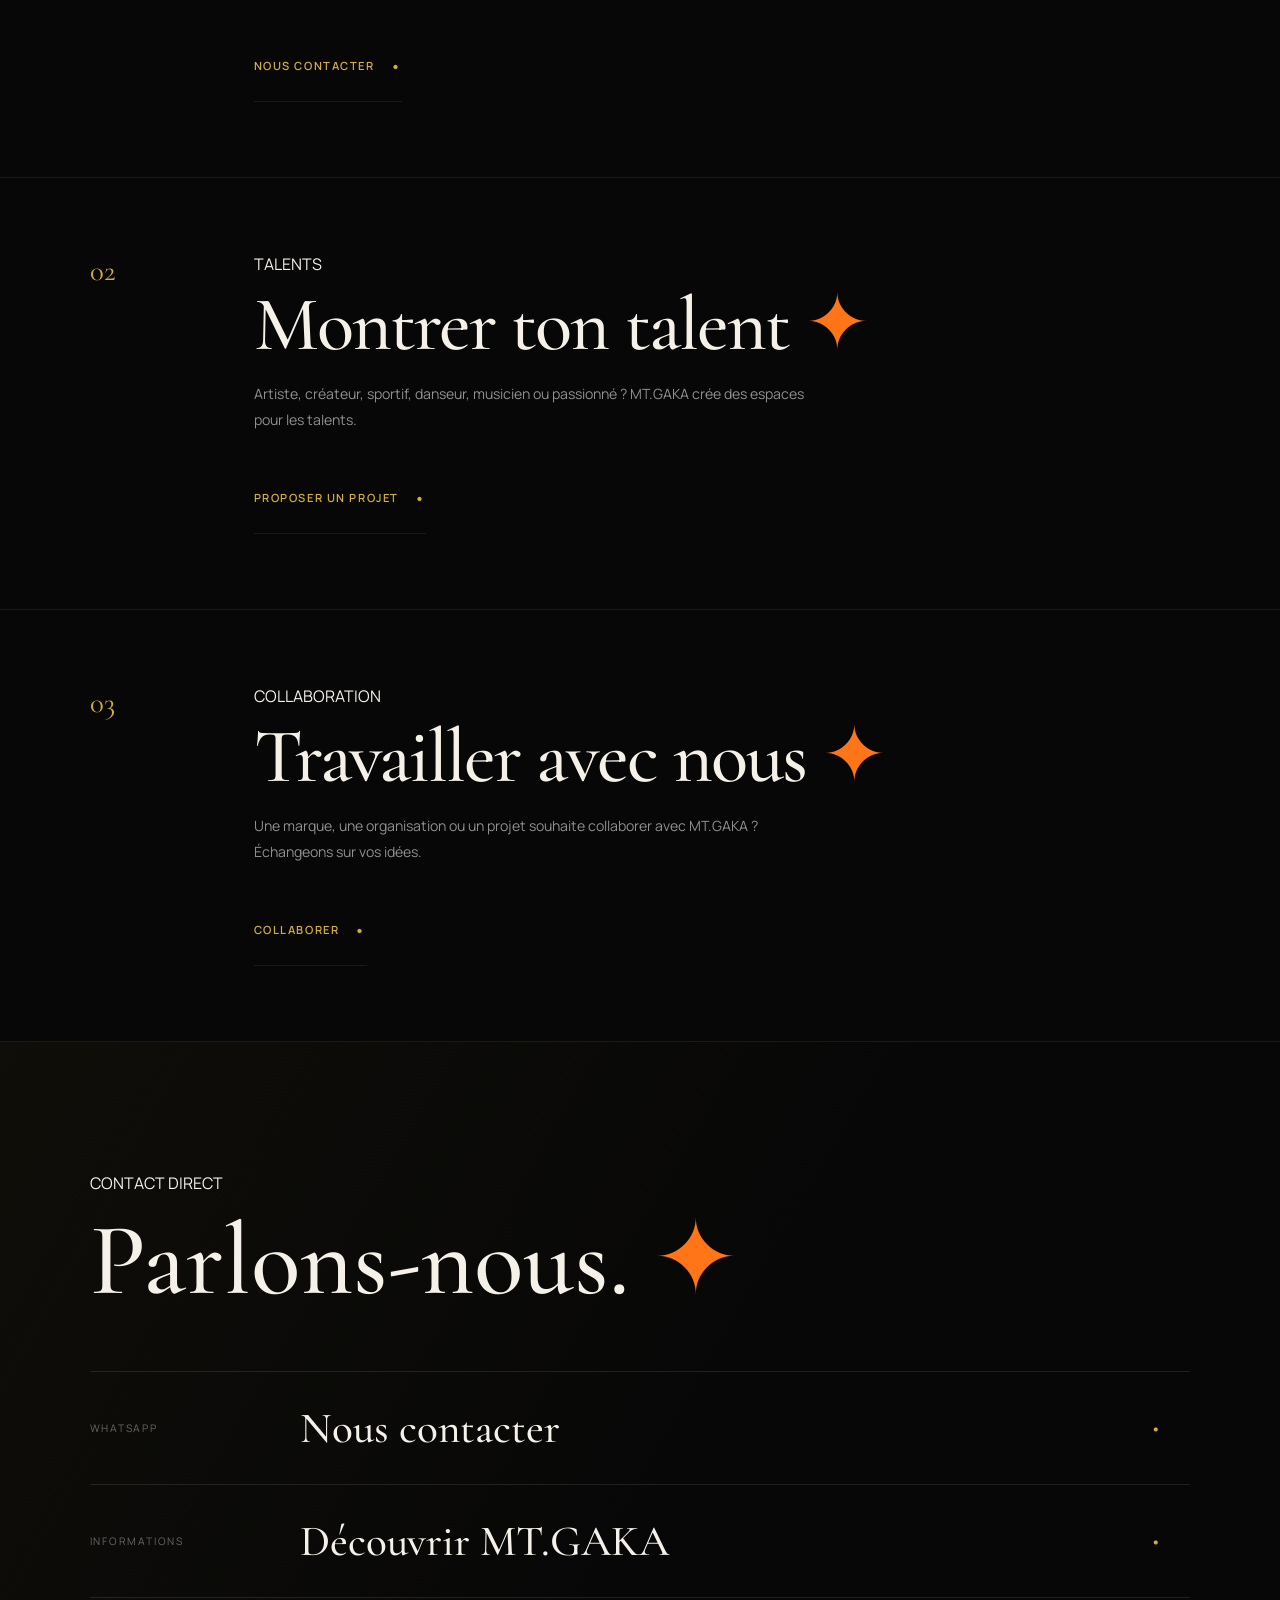
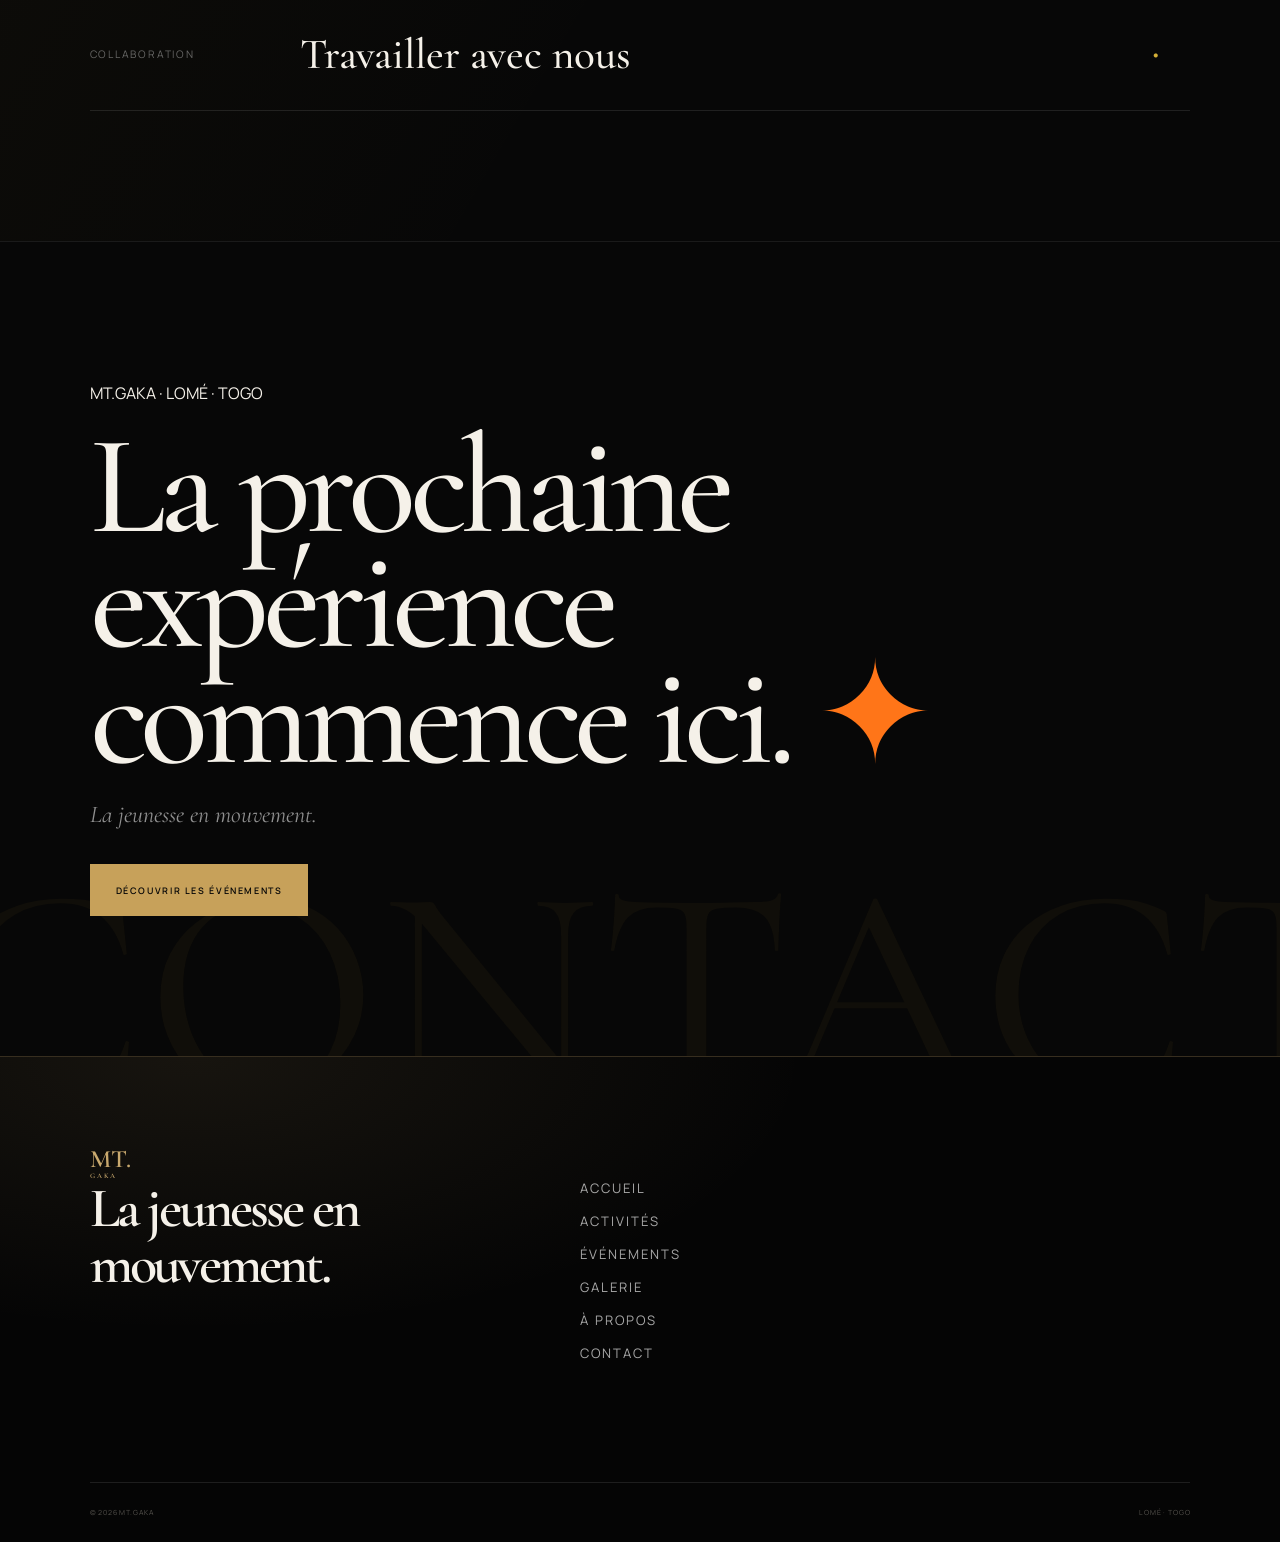
<file: contact.html>
<!DOCTYPE html>
<html lang="fr">
<head>
    <meta charset="UTF-8">

    <meta
        name="viewport"
        content="width=device-width, initial-scale=1.0"
    >

    <meta
        name="description"
        content="Contactez MT.GAKA — événements, collaborations, talents et participation."
    >

    <title>Contact — MT.GAKA</title>

    <link rel="preconnect" href="https://fonts.googleapis.com">
    <link rel="preconnect" href="https://fonts.gstatic.com" crossorigin>

    <link
        href="https://fonts.googleapis.com/css2?family=Cormorant+Garamond:wght@400;500;600;700&family=Manrope:wght@300;400;500;600;700&display=swap"
        rel="stylesheet"
    >

    <link rel="stylesheet" href="css/style.css">
</head>

<body>

    <!-- HEADER -->
    <header class="site-header">

        <a href="index.html" class="brand" aria-label="MT.GAKA Accueil">
    <span class="brand-mark">MT.GAKA</span>
    <span class="brand-name">Youth Experience</span>
</a>

        <button
            class="menu-open"
            aria-label="Ouvrir le menu"
        >
            <span></span>
            <span></span>
        </button>

        <nav class="main-navigation">

            <ul>

                <li>
                    <a href="index.html">
                        Accueil
                    </a>
                </li>

                <li>
                    <a href="activites.html">
                        Activités
                    </a>
                </li>

                <li>
                    <a href="evenements.html">
                        Événements
                    </a>
                </li>

                <li>
                    <a href="galerie.html">
                        Galerie
                    </a>
                </li>

<li>
    <a href="equipe.html">
        Notre équipe
    </a>
</li>

                <li>
                    <a href="about.html">
                        À propos
                    </a>
                </li>

                <li>
                    <a
                        href="contact.html"
                        class="active"
                    >
                        Contact
                    </a>
                </li>

            </ul>

        </nav>

        <a
            href="evenements.html"
            class="header-action primary-button"
        >
            Participer
        </a>

    </header>


    <main>

        <!-- HERO -->
        <section class="contact-hero">

            <div class="contact-hero-content">

                <p class="section-eyebrow">
                    MT.GAKA · CONTACT
                </p>

                <h1>
                    Fais partie<br>
                    du mouvement.
                </h1>

                <p>
                    Une idée, un talent, un projet ou simplement
                    l'envie de participer ? Parlons-en.
                </p>

            </div>

            <div class="contact-hero-number">
                05
            </div>

        </section>


        <!-- INTRO -->
        <section class="contact-intro">

            <div class="contact-section-label">

                <span>
                    01
                </span>

                <span>
                    NOUS CONTACTER
                </span>

            </div>

            <div class="contact-intro-content">

                <p class="contact-big-statement">
                    Chaque mouvement
                    commence par
                    une connexion.
                </p>

                <p>
                    MT.GAKA est ouvert aux participants,
                    créateurs, artistes, sportifs, partenaires
                    et personnes qui souhaitent contribuer
                    à de nouvelles expériences.
                </p>

            </div>

        </section>


        <!-- CONTACT OPTIONS -->
        <section class="contact-options">

            <div class="contact-option">

                <span class="contact-option-number">
                    01
                </span>

                <div class="contact-option-content">

                    <p class="section-eyebrow">
                        PARTICIPATION
                    </p>

                    <h2>
                        Participer
                    </h2>

                    <p>
                        Tu souhaites participer à un événement
                        MT.GAKA ou recevoir les prochaines
                        informations ?
                    </p>

                    <a
                        href="https://wa.me/22870539478"
                        class="contact-link"
                    >
                        Nous contacter
<span aria-hidden="true">•</span>
                    </a>

                </div>

            </div>


            <div class="contact-option">

                <span class="contact-option-number">
                    02
                </span>

                <div class="contact-option-content">

                    <p class="section-eyebrow">
                        TALENTS
                    </p>

                    <h2>
                        Montrer ton talent
                    </h2>

                    <p>
                        Artiste, créateur, sportif, danseur,
                        musicien ou passionné ? MT.GAKA
                        crée des espaces pour les talents.
                    </p>

                    <a
                        href="https://wa.me/22870539478?text=Bonjour%20MT.GAKA%2C%20je%20souhaite%20proposer%20un%20projet."
                        class="contact-link"
                    >
                        Proposer un projet
<span aria-hidden="true">•</span>
                    </a>

                </div>

            </div>


            <div class="contact-option">

                <span class="contact-option-number">
                    03
                </span>

                <div class="contact-option-content">

                    <p class="section-eyebrow">
                        COLLABORATION
                    </p>

                    <h2>
                        Travailler avec nous
                    </h2>

                    <p>
                        Une marque, une organisation ou un
                        projet souhaite collaborer avec MT.GAKA ?
                        Échangeons sur vos idées.
                    </p>

                    <a
                        href="https://wa.me/22870539478?text=Bonjour%20MT.GAKA%2C%20je%20souhaite%20discuter%20d%27une%20collaboration."
                        class="contact-link"
                    >
                        Collaborer
<span aria-hidden="true">•</span>
                    </a>

                </div>

            </div>

        </section>


        <!-- DIRECT CONTACT -->
        <section class="contact-direct">

            <div class="contact-direct-header">

                <p class="section-eyebrow">
                    CONTACT DIRECT
                </p>

                <h2>
                    Parlons-nous.
                </h2>

            </div>


            <div class="contact-direct-list">

                <a
    href="https://wa.me/22870539478"
    class="direct-contact-item"
    target="_blank"
    rel="noopener noreferrer"
>
    <span>
        WHATSAPP
    </span>
    <strong>
        Nous contacter
    </strong>
    <span class="direct-arrow" aria-hidden="true">
    •
</span>
</a>


                <a
    href="https://wa.me/22870539478?text=Bonjour%20MT.GAKA%2C%20je%20souhaite%20en%20savoir%20plus%20sur%20vos%20activit%C3%A9s."
    class="direct-contact-item"
    target="_blank"
    rel="noopener noreferrer"
>

    <span>
        INFORMATIONS
    </span>

    <strong>
        Découvrir MT.GAKA
    </strong>

    <span class="direct-arrow" aria-hidden="true">
    •
</span>

</a>


                <a
                    href="https://wa.me/22870539478?text=Bonjour%20MT.GAKA%2C%20je%20souhaite%20discuter%20d%27une%20collaboration."
                    class="direct-contact-item"
                >

                    <span>
                        COLLABORATION
                    </span>

                    <strong>
                        Travailler avec nous
                    </strong>

                    <span class="direct-arrow" aria-hidden="true">
    •
</span>

                </a>

            </div>

        </section>


        <!-- CLOSING -->
        <section class="contact-closing">

            <p class="section-eyebrow">
                MT.GAKA · LOMÉ · TOGO
            </p>

            <h2>
                La prochaine<br>
                expérience<br>
                commence ici.
            </h2>

            <p>
                La jeunesse en mouvement.
            </p>

            <a
                href="evenements.html"
                class="primary-button"
            >
                Découvrir les événements
            </a>

        </section>

    </main>


    <!-- FOOTER -->
    <footer class="site-footer">

        <div class="footer-main">

            <div class="footer-brand">

                <a href="index.html" class="brand">
                    <span class="brand-mark">MT.</span>
                    <span class="brand-name">GAKA</span>
                </a>

                <p>
                    La jeunesse en mouvement.
                </p>

            </div>


            <div class="footer-navigation">

                <a href="index.html">
                    Accueil
                </a>

                <a href="activites.html">
                    Activités
                </a>

                <a href="evenements.html">
                    Événements
                </a>

                <a href="galerie.html">
                    Galerie
                </a>

                <a href="about.html">
                    À propos
                </a>

                <a href="contact.html">
                    Contact
                </a>

            </div>

        </div>


        <div class="footer-bottom">

            <span>
                © <span id="current-year"></span> MT.GAKA
            </span>

            <span>
                LOMÉ · TOGO
            </span>

        </div>

    </footer>


    <script src="js/script.js"></script>

</body>
</html>
</file>
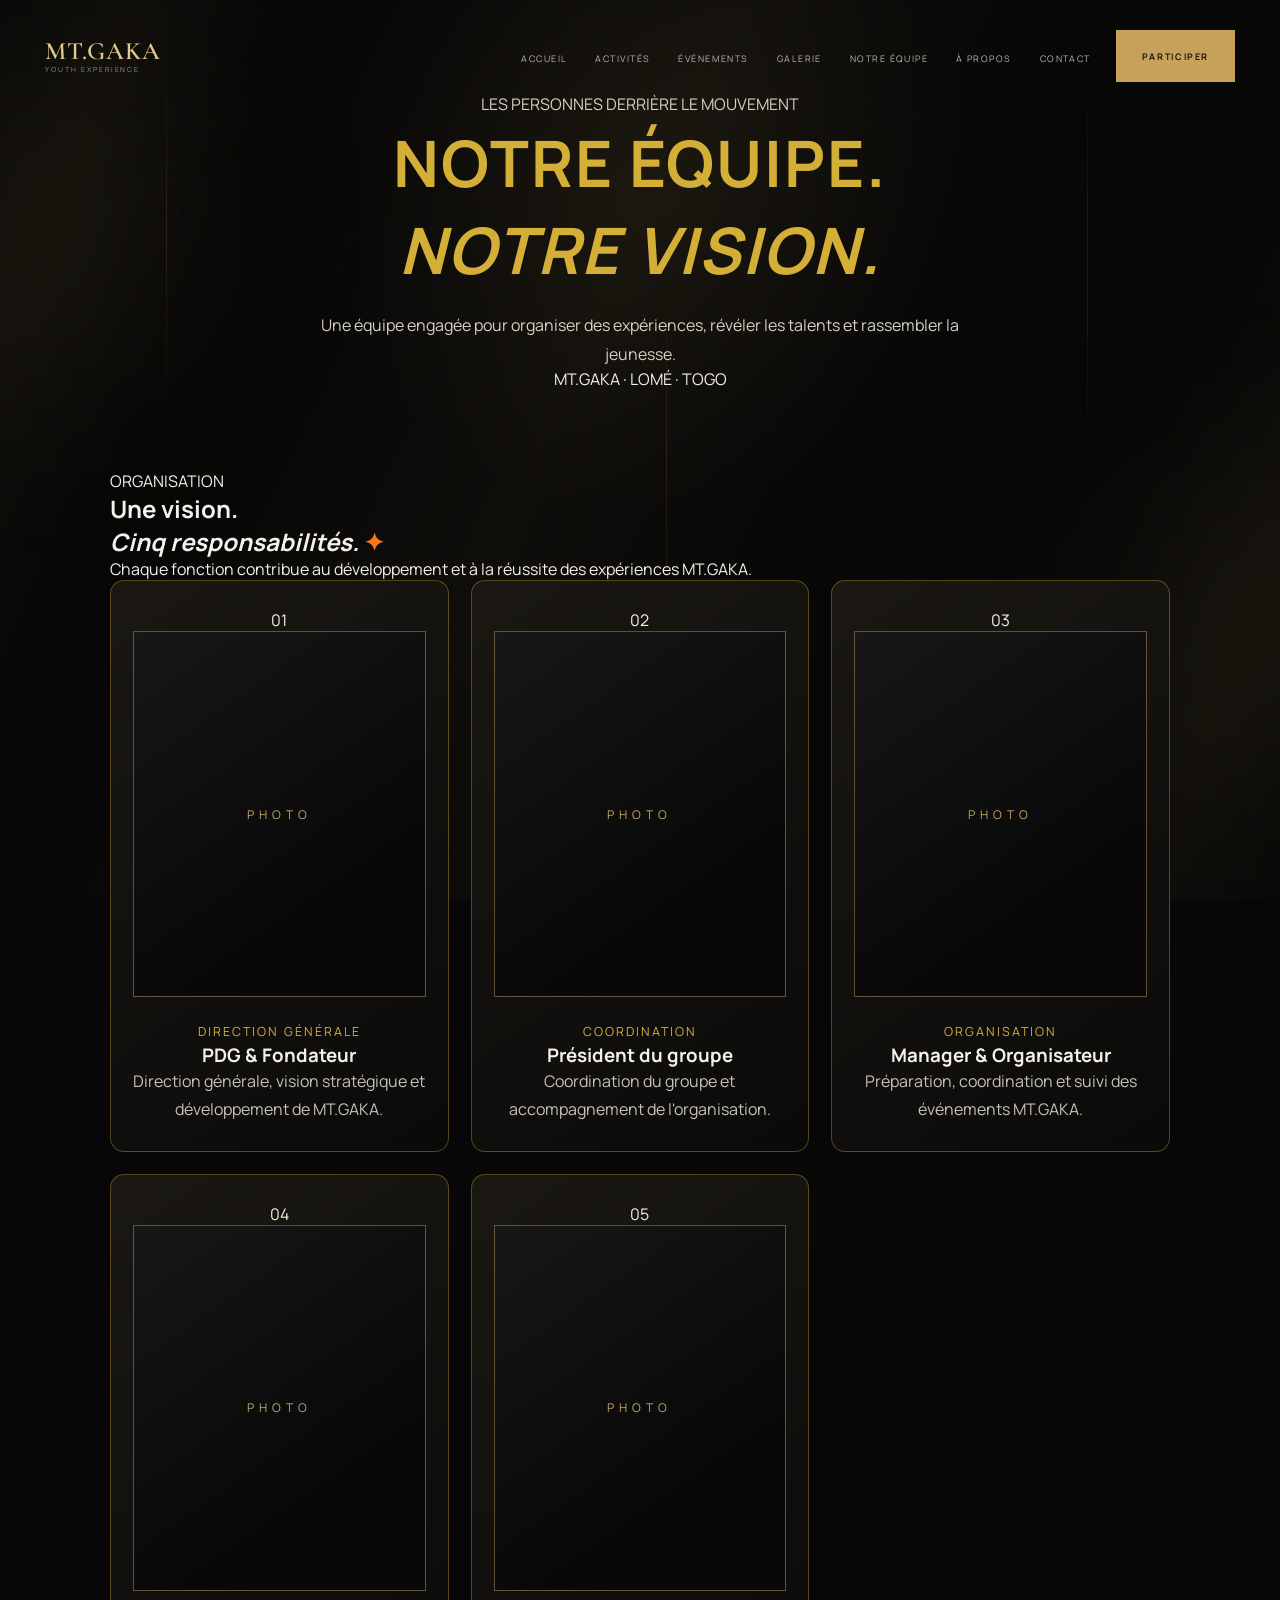
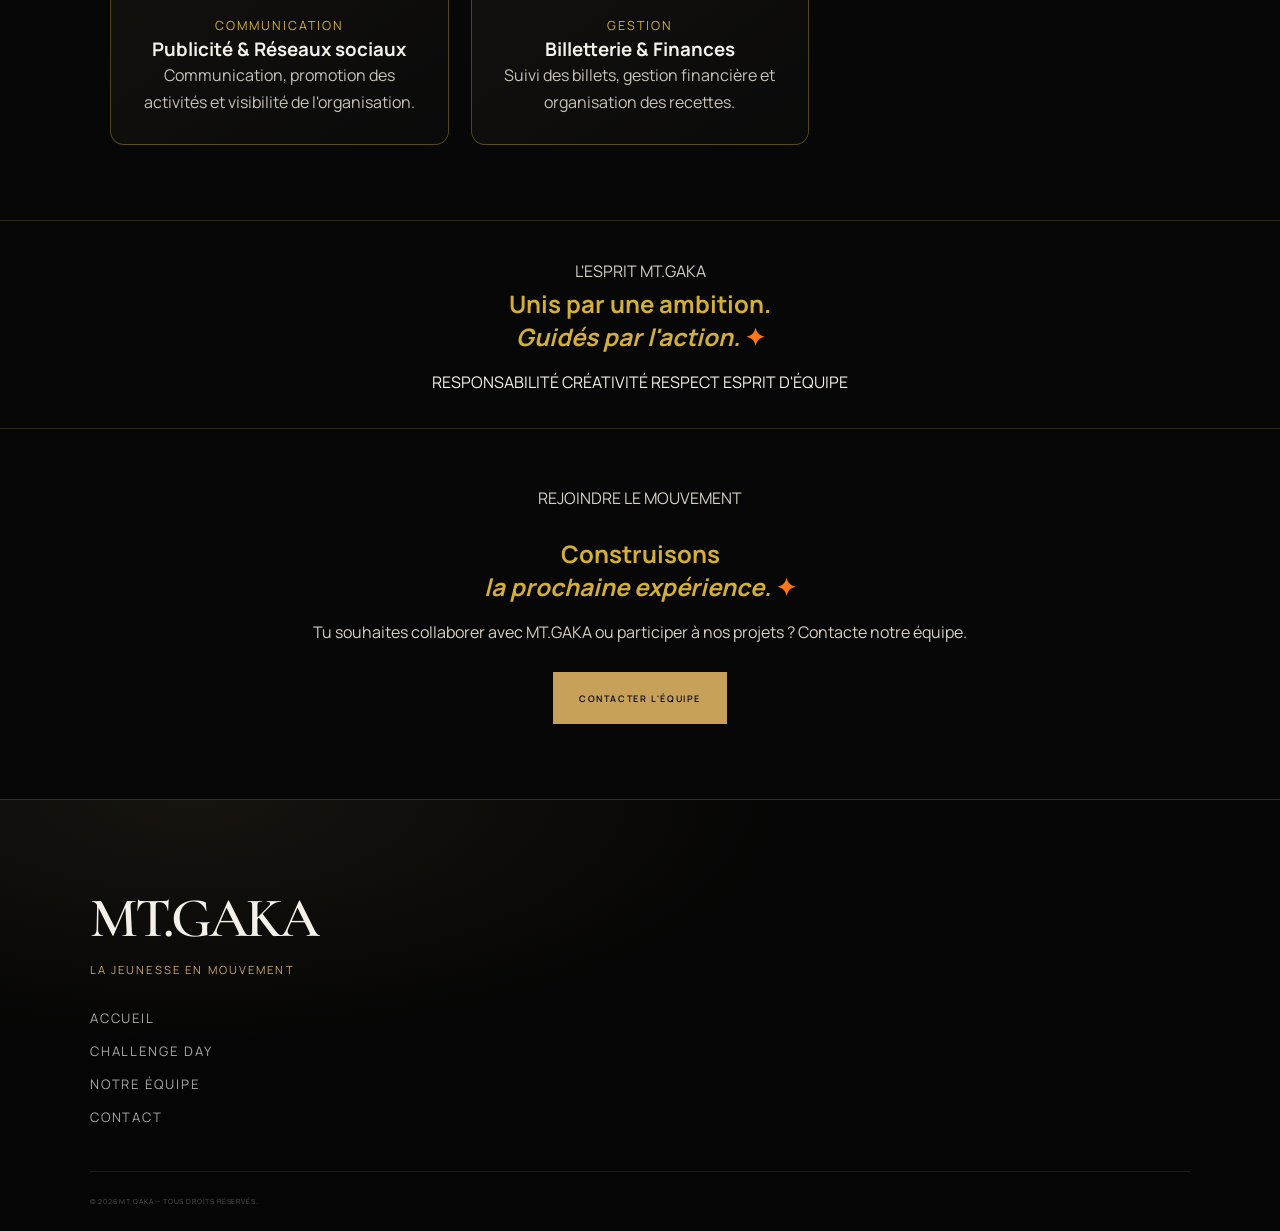
<file: equipe.html>
<!DOCTYPE html>
<html lang="fr">

<head>
    <meta charset="UTF-8">

    <meta
        name="viewport"
        content="width=device-width, initial-scale=1.0"
    >

    <meta
        name="description"
        content="Découvrez l'équipe MT.GAKA, une organisation dédiée à la jeunesse, au sport, à la culture et aux talents à Lomé."
    >

    <title>Notre équipe — MT.GAKA</title>

    <link rel="stylesheet" href="css/style.css">
</head>

<body>

    <!-- FOND ANIMÉ -->

    <div class="luxury-background" aria-hidden="true">

        <div class="light-beam beam-one"></div>
        <div class="light-beam beam-two"></div>

        <div class="gold-glow glow-one"></div>
        <div class="gold-glow glow-two"></div>

        <div class="ambient-lines">
            <span></span>
            <span></span>
            <span></span>
        </div>

    </div>


    <!-- HEADER -->

    <header class="site-header">

        <div class="header-inner">

            <a href="index.html" class="brand">

                <span class="brand-mark">MT.GAKA</span>

                <span class="brand-name">
                    Youth Experience
                </span>

            </a>

            <nav class="main-navigation">

                <ul>

                    <li>
                        <a href="index.html">Accueil</a>
                    </li>

                    <li>
                        <a href="activites.html">Activités</a>
                    </li>

                    <li>
                        <a href="evenements.html">Événements</a>
                    </li>

                    <li>
                        <a href="galerie.html">Galerie</a>
                    </li>

                    <li>
                        <a href="equipe.html" aria-current="page">
                            Notre équipe
                        </a>
                    </li>

                    <li>
                        <a href="about.html">À propos</a>
                    </li>

                    <li>
                        <a href="contact.html">Contact</a>
                    </li>

                </ul>

            </nav>

            <a
                href="challenge-day.html"
                class="header-action primary-button"
            >
                Participer
            </a>

            <button
    class="menu-open"
    type="button"
    aria-label="Ouvrir le menu"
    aria-expanded="false"
>
    <span></span>
</button>

        </div>

    </header>


    <!-- CONTENU PRINCIPAL -->

    <main>

        <section class="team-hero">

            <div class="team-hero-content">

                <p class="section-eyebrow">
                    LES PERSONNES DERRIÈRE LE MOUVEMENT
                </p>

                <h1>
                    Notre équipe.<br>
                    <em>Notre vision.</em>
                </h1>

                <p>
                    Une équipe engagée pour organiser
                    des expériences, révéler les talents
                    et rassembler la jeunesse.
                </p>

                <span class="team-location">
                    MT.GAKA · LOMÉ · TOGO
                </span>

            </div>

        </section>


        <!-- ORGANISATION -->

        <section class="team-section">

            <div class="team-section-heading">

                <p class="section-eyebrow">
                    ORGANISATION
                </p>

                <h2>
                    Une vision.<br>
                    <em>Cinq responsabilités.</em>
                </h2>

                <p>
                    Chaque fonction contribue au développement
                    et à la réussite des expériences MT.GAKA.
                </p>

            </div>


            <div class="team-grid">

                <!-- PDG -->

                <article class="team-card team-card-featured">

                    <span class="team-number">01</span>

<div class="team-photo-placeholder">
    <span>PHOTO</span>
</div>

                    <p class="team-role">
                        DIRECTION GÉNÉRALE
                    </p>

                    <h3>PDG & Fondateur</h3>

                    <p class="team-description">
                        Direction générale, vision stratégique
                        et développement de MT.GAKA.
                    </p>

                </article>


                <!-- PRÉSIDENT -->

                <article class="team-card">

                    <span class="team-number">02</span>

<div class="team-photo-placeholder">
    <span>PHOTO</span>
</div>

                    <p class="team-role">
                        COORDINATION
                    </p>

                    <h3>Président du groupe</h3>

                    <p class="team-description">
                        Coordination du groupe et accompagnement
                        de l'organisation.
                    </p>

                </article>


                <!-- MANAGER -->

                <article class="team-card">

                    <span class="team-number">03</span>

<div class="team-photo-placeholder">
    <span>PHOTO</span>
</div>

                    <p class="team-role">
                        ORGANISATION
                    </p>

                    <h3>Manager & Organisateur</h3>

                    <p class="team-description">
                        Préparation, coordination et suivi
                        des événements MT.GAKA.
                    </p>

                </article>


                <!-- COMMUNICATION -->

                <article class="team-card">

                    <span class="team-number">04</span>

<div class="team-photo-placeholder">
    <span>PHOTO</span>
</div>

                    <p class="team-role">
                        COMMUNICATION
                    </p>

                    <h3>Publicité & Réseaux sociaux</h3>

                    <p class="team-description">
                        Communication, promotion des activités
                        et visibilité de l'organisation.
                    </p>

                </article>


                <!-- FINANCES -->

                <article class="team-card">

                    <span class="team-number">05</span>

<div class="team-photo-placeholder">
    <span>PHOTO</span>
</div>

                    <p class="team-role">
                        GESTION
                    </p>

                    <h3>Billetterie & Finances</h3>

                    <p class="team-description">
                        Suivi des billets, gestion financière
                        et organisation des recettes.
                    </p>

                </article>

            </div>

        </section>


        <!-- VALEURS -->

        <section class="team-values">

            <p class="section-eyebrow">
                L'ESPRIT MT.GAKA
            </p>

            <h2>
                Unis par une ambition.<br>
                <em>Guidés par l'action.</em>
            </h2>

            <div class="team-values-list">

                <span>RESPONSABILITÉ</span>
                <span>CRÉATIVITÉ</span>
                <span>RESPECT</span>
                <span>ESPRIT D'ÉQUIPE</span>

            </div>

        </section>


        <!-- CONTACT -->

        <section class="team-contact">

            <p class="section-eyebrow">
                REJOINDRE LE MOUVEMENT
            </p>

            <h2>
                Construisons<br>
                <em>la prochaine expérience.</em>
            </h2>

            <p>
                Tu souhaites collaborer avec MT.GAKA
                ou participer à nos projets ?
                Contacte notre équipe.
            </p>

            <a
                href="https://wa.me/22870539478?text=Bonjour%20MT.GAKA%2C%20je%20souhaite%20collaborer%20avec%20votre%20%C3%A9quipe."
                class="primary-button"
                target="_blank"
                rel="noopener noreferrer"
            >
Contacter l'équipe
            </a>

        </section>

    </main>


    <!-- FOOTER -->

    <footer class="site-footer">

        <div class="footer-inner">

            <div class="footer-brand">
                MT.GAKA
            </div>

            <div class="footer-tagline">
                La jeunesse en mouvement
            </div>

            <nav class="footer-navigation">

                <a href="index.html">Accueil</a>
                <a href="challenge-day.html">Challenge Day</a>
                <a href="equipe.html">Notre équipe</a>
                <a href="contact.html">Contact</a>

            </nav>

            <div class="footer-bottom">
                © 2026 MT.GAKA — Tous droits réservés.
            </div>

        </div>

    </footer>


    <script src="js/script.js"></script>

</body>

</html>
</file>
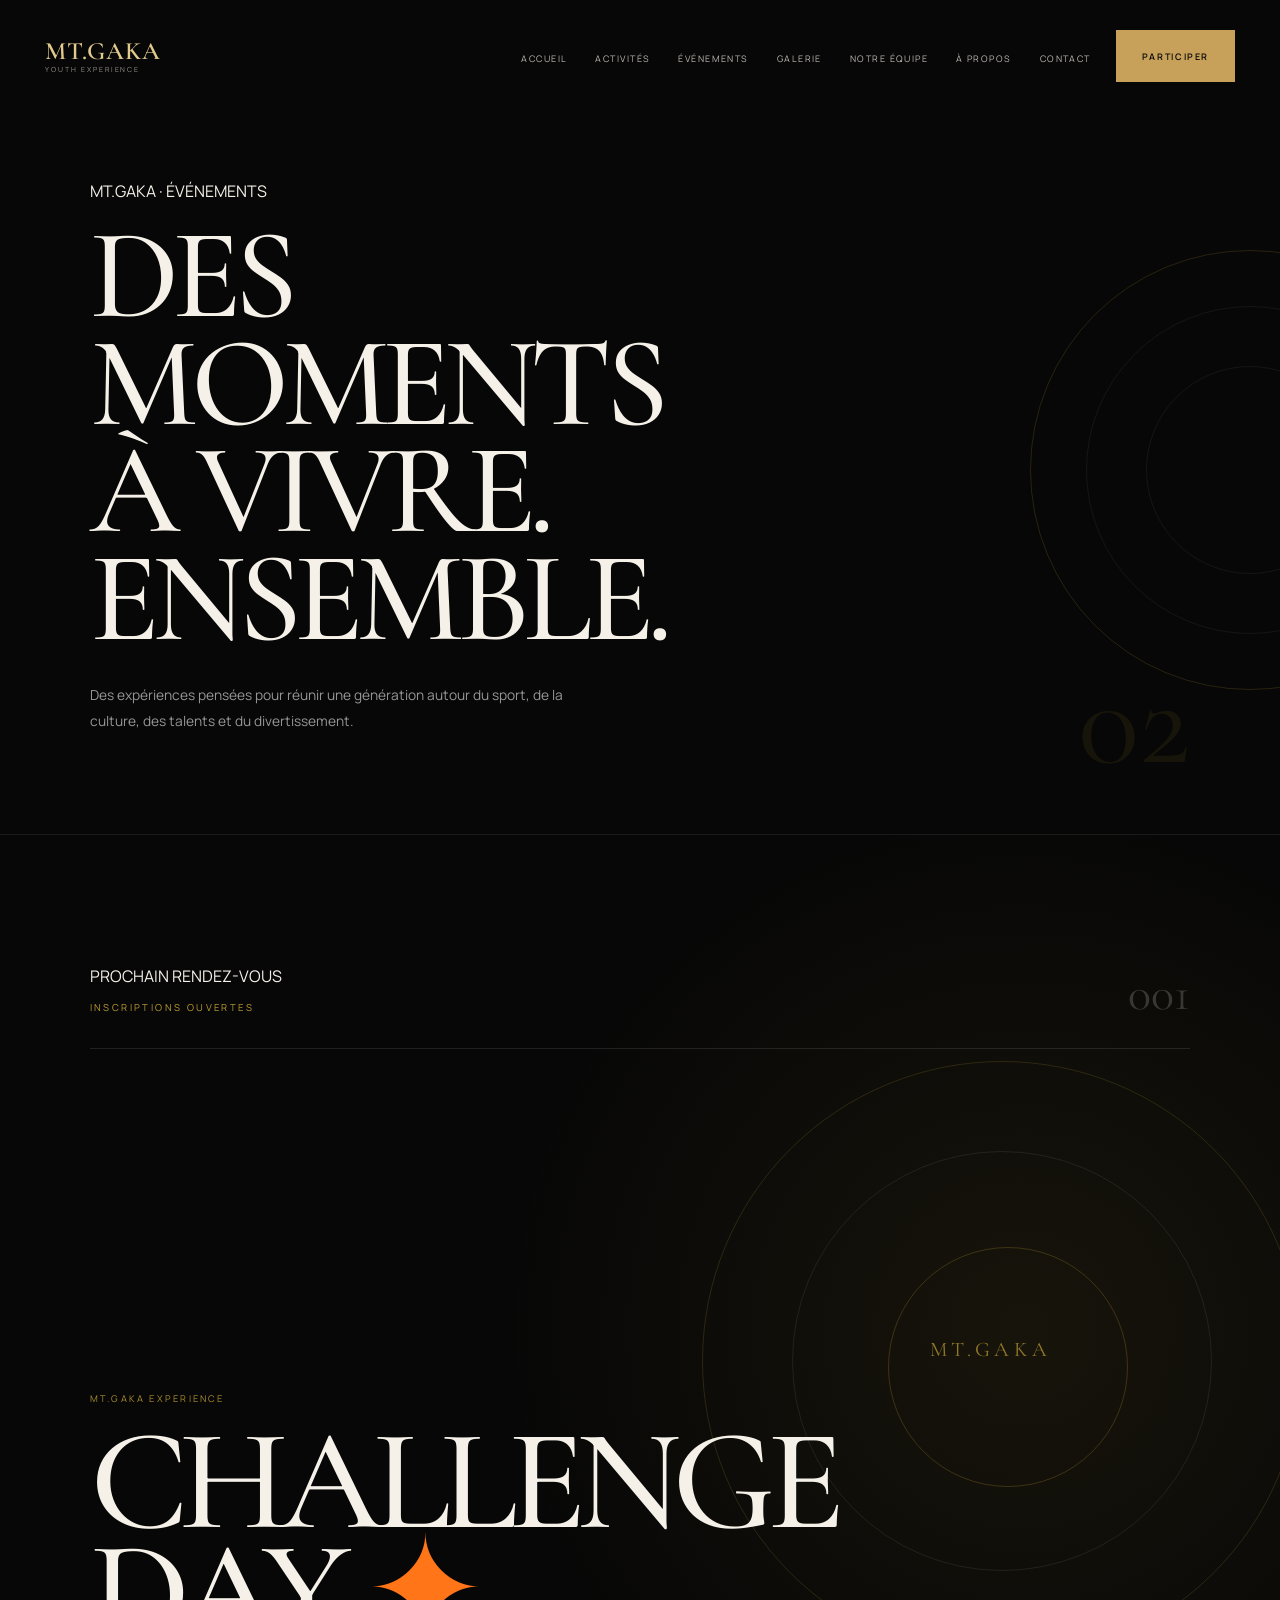
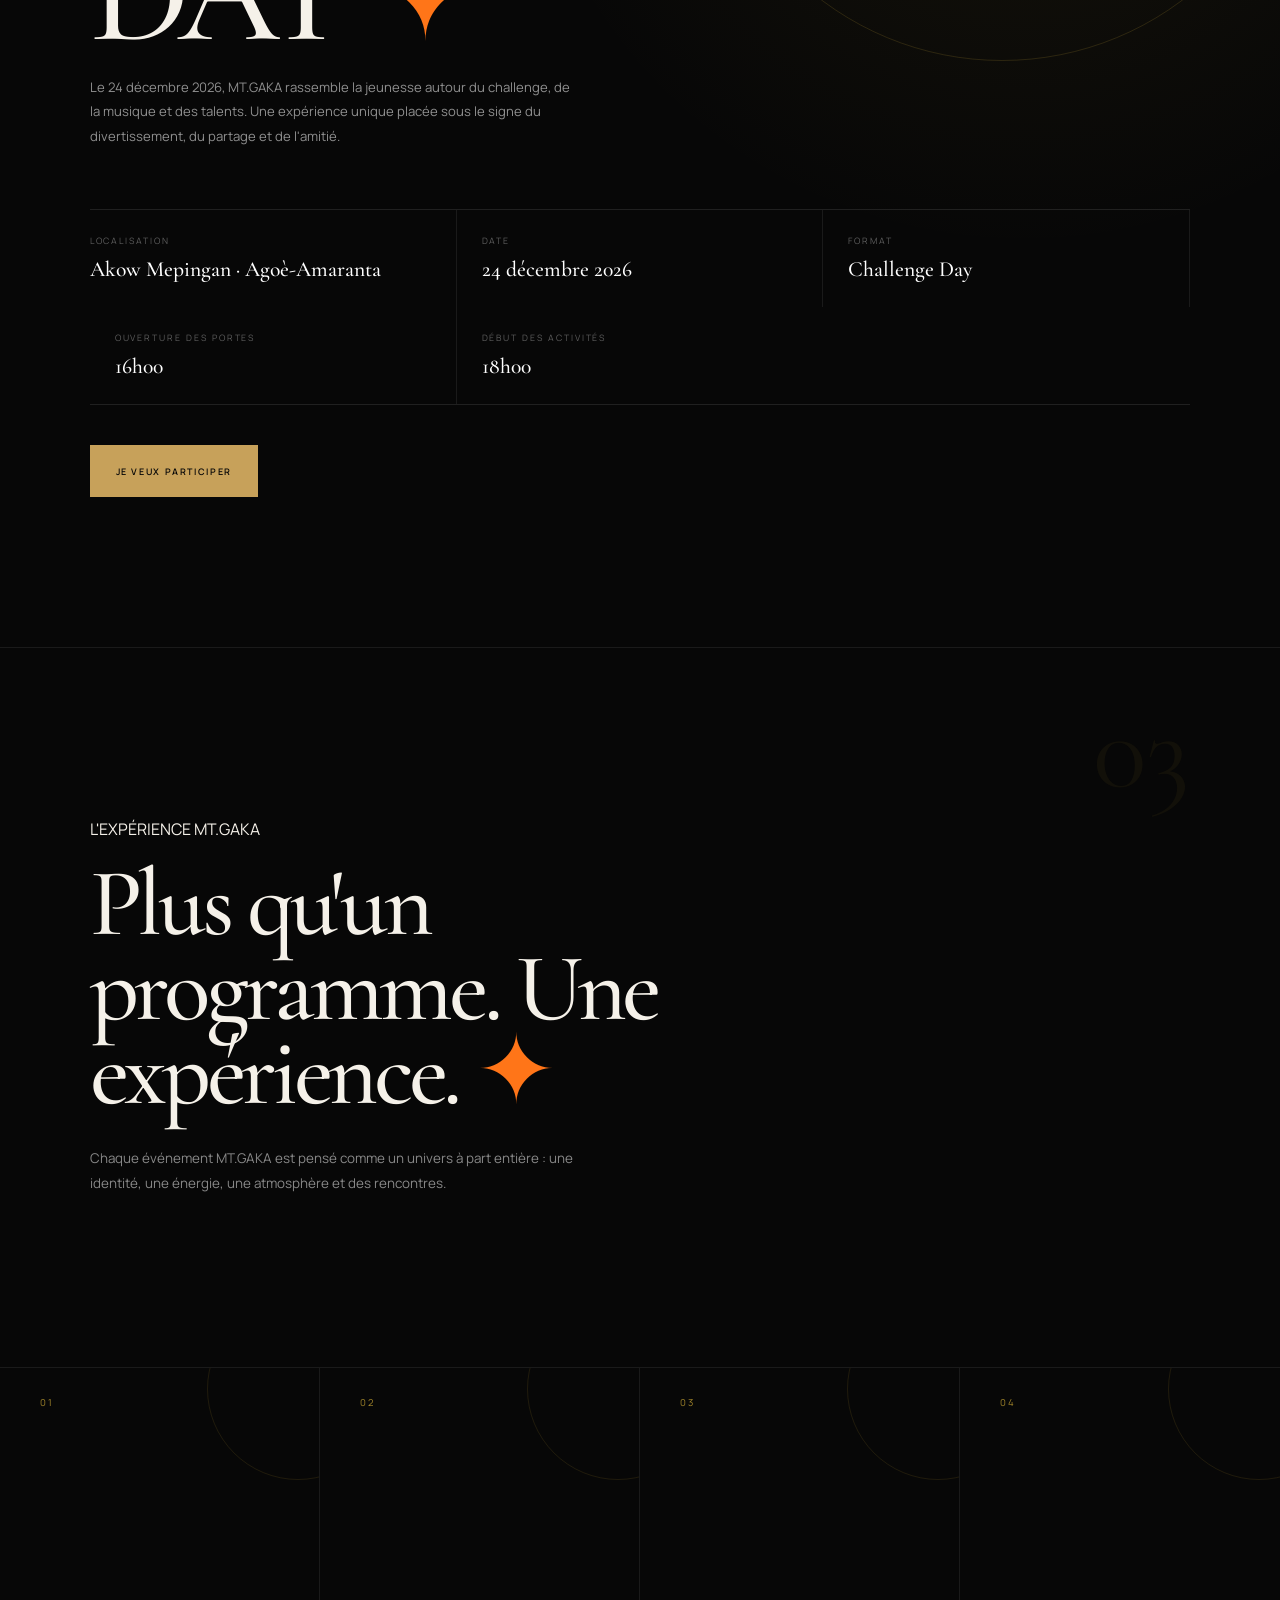
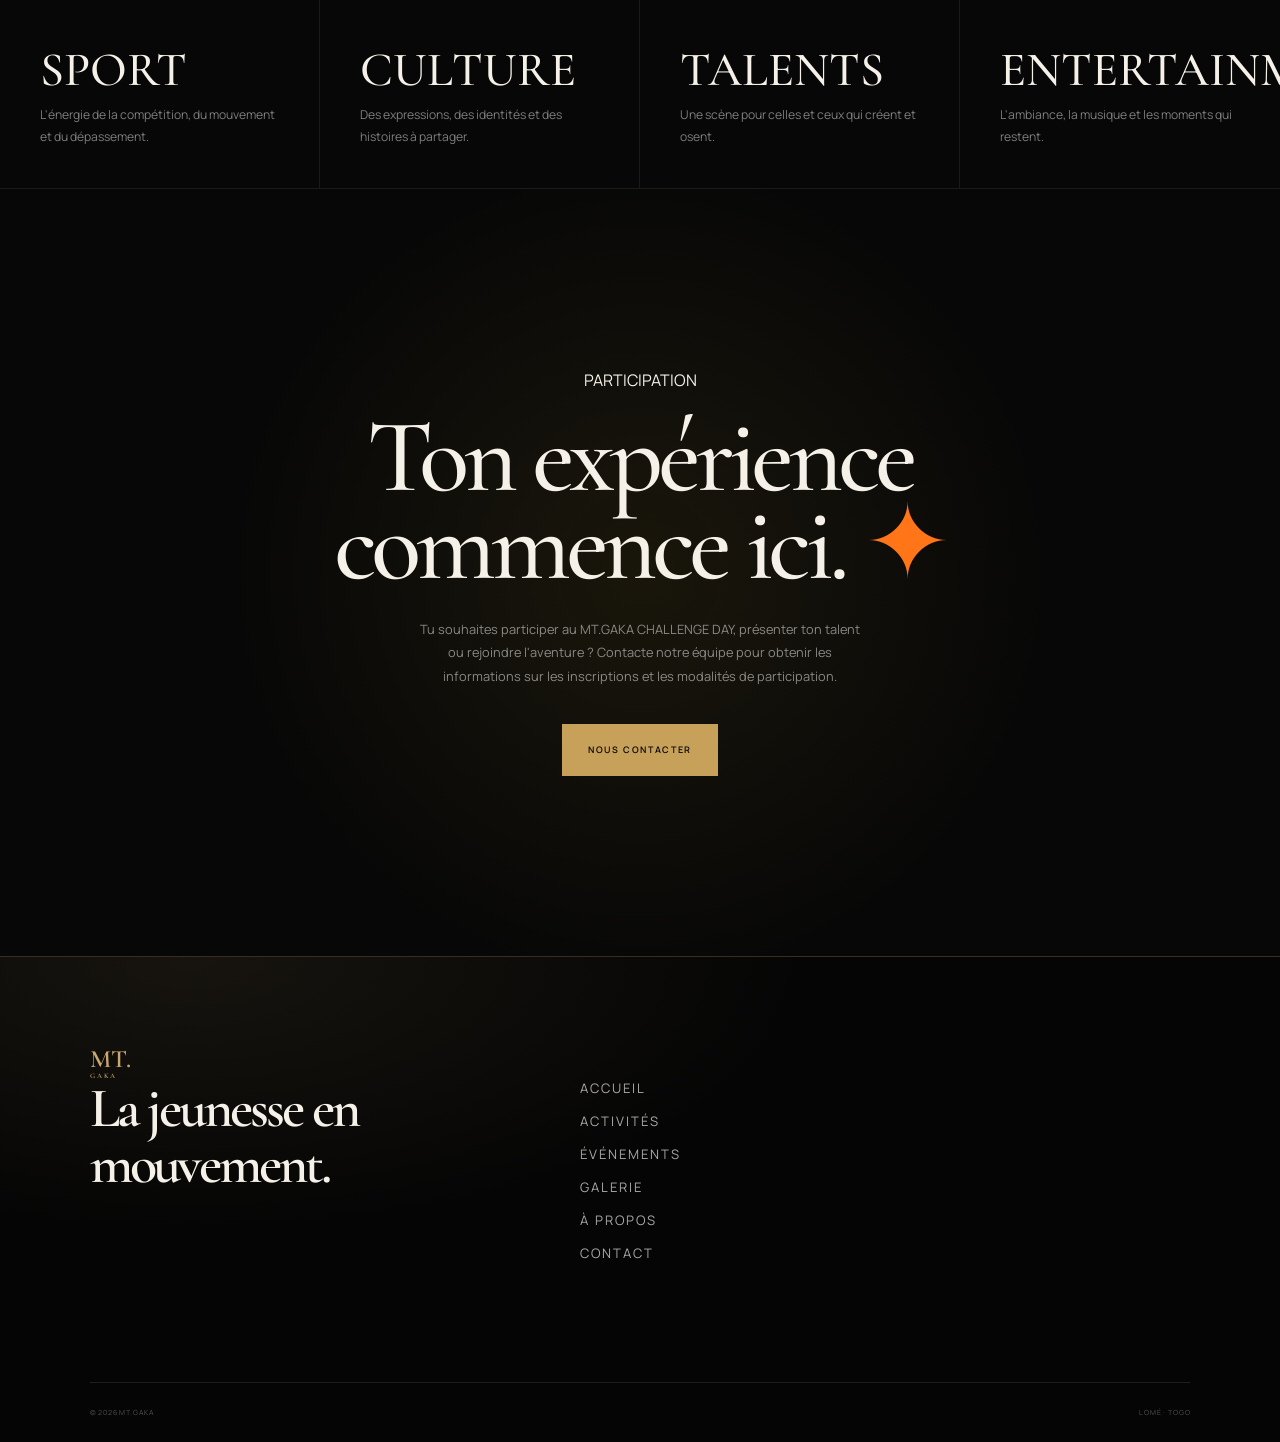
<file: evenements.html>
<!DOCTYPE html>
<html lang="fr">
<head>
    <meta charset="UTF-8">

    <meta
        name="viewport"
        content="width=device-width, initial-scale=1.0"
    >

    <meta
        name="description"
        content="Découvrez les événements MT.GAKA à Lomé : expériences, sport, culture, talents et entertainment."
    >

    <title>Événements — MT.GAKA</title>

    <link rel="preconnect" href="https://fonts.googleapis.com">
    <link rel="preconnect" href="https://fonts.gstatic.com" crossorigin>

    <link
        href="https://fonts.googleapis.com/css2?family=Cormorant+Garamond:wght@400;500;600;700&family=Manrope:wght@300;400;500;600;700&display=swap"
        rel="stylesheet"
    >

    <link rel="stylesheet" href="css/style.css">
</head>

<body>

    <!-- HEADER -->
<header class="site-header">
    <div class="header-inner">
        <a href="index.html" class="brand" aria-label="MT.GAKA Accueil">
            <span class="brand-mark">MT.GAKA</span>
            <span class="brand-name">Youth Experience</span>
        </a>
    <nav class="main-navigation">
        <ul>
            <li><a href="index.html">Accueil</a></li>
            <li><a href="activites.html">Activités</a></li>
            <li><a href="evenements.html" class="active">Événements</a></li>
            <li><a href="galerie.html">Galerie</a></li>
            <li><a href="equipe.html">Notre équipe</a></li>
            <li><a href="about.html">À propos</a></li>
            <li><a href="contact.html">Contact</a></li>
        </ul>
    </nav>
    <a href="#participer" class="header-action primary-button">Participer</a>
    <button class="menu-open" type="button" aria-label="Ouvrir le menu" aria-expanded="false">
        <span></span>
    </button>
</div>
</header>


    <main>

        <!-- HERO -->
        <section class="events-hero">

            <div class="events-hero-content">

                <p class="section-eyebrow">
                    MT.GAKA · ÉVÉNEMENTS
                </p>

                <h1>
                    Des moments<br>
                    à vivre.<br>
                    Ensemble.
                </h1>

                <p>
                    Des expériences pensées pour réunir une génération
                    autour du sport, de la culture, des talents et du
                    divertissement.
                </p>

            </div>

            <div class="events-hero-number">
                02
            </div>

            <div class="events-hero-orbit"></div>

        </section>


        <!-- FEATURED EVENT -->
        <section class="featured-event">

            <div class="featured-event-header">

                <div>
                    <p class="section-eyebrow">
                        PROCHAIN RENDEZ-VOUS
                    </p>

                    <p class="event-status">
    INSCRIPTIONS OUVERTES
</p>
                </div>

                <span class="event-number">
                    001
                </span>

            </div>


            <div class="featured-event-main">

                <div class="featured-event-title">

                    <span class="event-small-label">
                        MT.GAKA EXPERIENCE
                    </span>

                    <h2>
    CHALLENGE<br>
    DAY
</h2>

                    <p>
    Le 24 décembre 2026, MT.GAKA rassemble la jeunesse
    autour du challenge, de la musique et des talents.
    Une expérience unique placée sous le signe du
    divertissement, du partage et de l'amitié.
</p>

                </div>


                <div class="event-visual">

                    <div class="event-ring ring-one"></div>
                    <div class="event-ring ring-two"></div>
                    <div class="event-ring ring-three"></div>

                    <span>
                        MT.GAKA
                    </span>

                </div>

            </div>


            <div class="event-information">

                <div class="event-info-item">
    <span>LOCALISATION</span>
    <strong>Akow Mepingan · Agoè-Amaranta</strong>
</div>
<div class="event-info-item">
    <span>DATE</span>
    <strong>24 décembre 2026</strong>
</div>

                <div class="event-info-item">
    <span>FORMAT</span>
    <strong>Challenge Day</strong>
</div>
<div class="event-info-item">
    <span>OUVERTURE DES PORTES</span>
    <strong>16h00</strong>
</div>
<div class="event-info-item">
    <span>DÉBUT DES ACTIVITÉS</span>
    <strong>18h00</strong>
</div>

            </div>


            <div class="featured-event-action">

                <a
                    href="#participer"
                    class="primary-button"
                >
                    Je veux participer
                </a>

            </div>

        </section>


        <!-- EVENT PHILOSOPHY -->
        <section class="event-philosophy">

            <div class="event-philosophy-number">
                03
            </div>

            <div class="event-philosophy-content">

                <p class="section-eyebrow">
                    L'EXPÉRIENCE MT.GAKA
                </p>

                <h2>
                    Plus qu'un programme.
                    Une expérience.
                </h2>

                <p>
                    Chaque événement MT.GAKA est pensé comme un univers
                    à part entière : une identité, une énergie, une
                    atmosphère et des rencontres.
                </p>

            </div>

        </section>


        <!-- EVENT PILLARS -->
        <section class="event-pillars">

            <div class="event-pillar">

                <span>01</span>

                <h3>
                    SPORT
                </h3>

                <p>
                    L'énergie de la compétition,
                    du mouvement et du dépassement.
                </p>

            </div>


            <div class="event-pillar">

                <span>02</span>

                <h3>
                    CULTURE
                </h3>

                <p>
                    Des expressions, des identités
                    et des histoires à partager.
                </p>

            </div>


            <div class="event-pillar">

                <span>03</span>

                <h3>
                    TALENTS
                </h3>

                <p>
                    Une scène pour celles et ceux
                    qui créent et osent.
                </p>

            </div>


            <div class="event-pillar">

                <span>04</span>

                <h3>
                    ENTERTAINMENT
                </h3>

                <p>
                    L'ambiance, la musique et
                    les moments qui restent.
                </p>

            </div>

        </section>


        <!-- PARTICIPATE -->
        <section
            class="event-participation"
            id="participer"
        >

            <p class="section-eyebrow">
                PARTICIPATION
            </p>

            <h2>
                Ton expérience
                commence ici.
            </h2>

            <p>
    Tu souhaites participer au MT.GAKA CHALLENGE DAY,
    présenter ton talent ou rejoindre l'aventure ?
    Contacte notre équipe pour obtenir les informations
    sur les inscriptions et les modalités de participation.
</p>

            <a
                href="contact.html"
                class="primary-button"
            >
                Nous contacter
            </a>

        </section>

    </main>


    <!-- FOOTER -->
    <footer class="site-footer">

        <div class="footer-main">

            <div class="footer-brand">

                <a href="index.html" class="brand">
                    <span class="brand-mark">MT.</span>
                    <span class="brand-name">GAKA</span>
                </a>

                <p>
                    La jeunesse en mouvement.
                </p>

            </div>


            <div class="footer-navigation">

                <a href="index.html">
                    Accueil
                </a>

                <a href="activites.html">
                    Activités
                </a>

                <a href="evenements.html">
                    Événements
                </a>

                <a href="galerie.html">
                    Galerie
                </a>

                <a href="about.html">
                    À propos
                </a>

                <a href="contact.html">
                    Contact
                </a>

            </div>

        </div>


        <div class="footer-bottom">

            <span>
                © <span id="current-year"></span> MT.GAKA
            </span>

            <span>
                LOMÉ · TOGO
            </span>

        </div>

    </footer>


    <script src="js/script.js"></script>

</body>
</html>
</file>
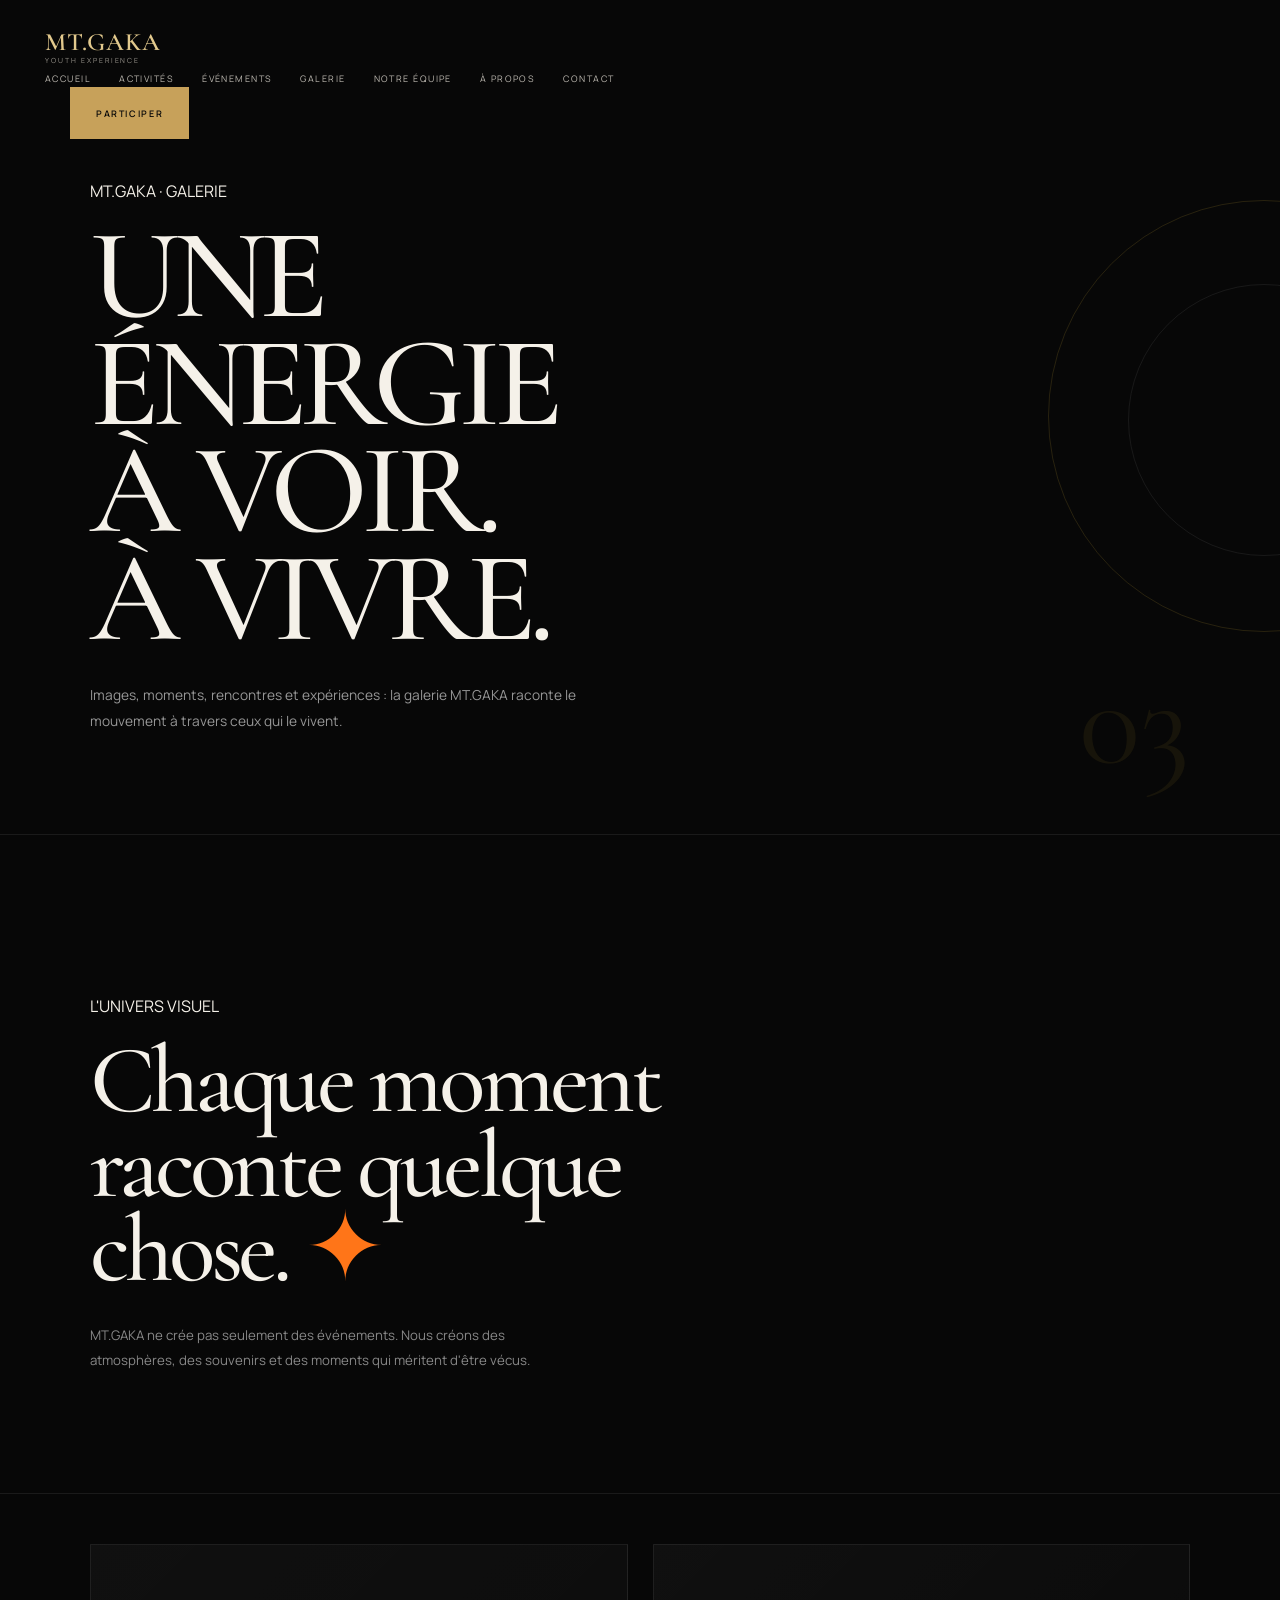
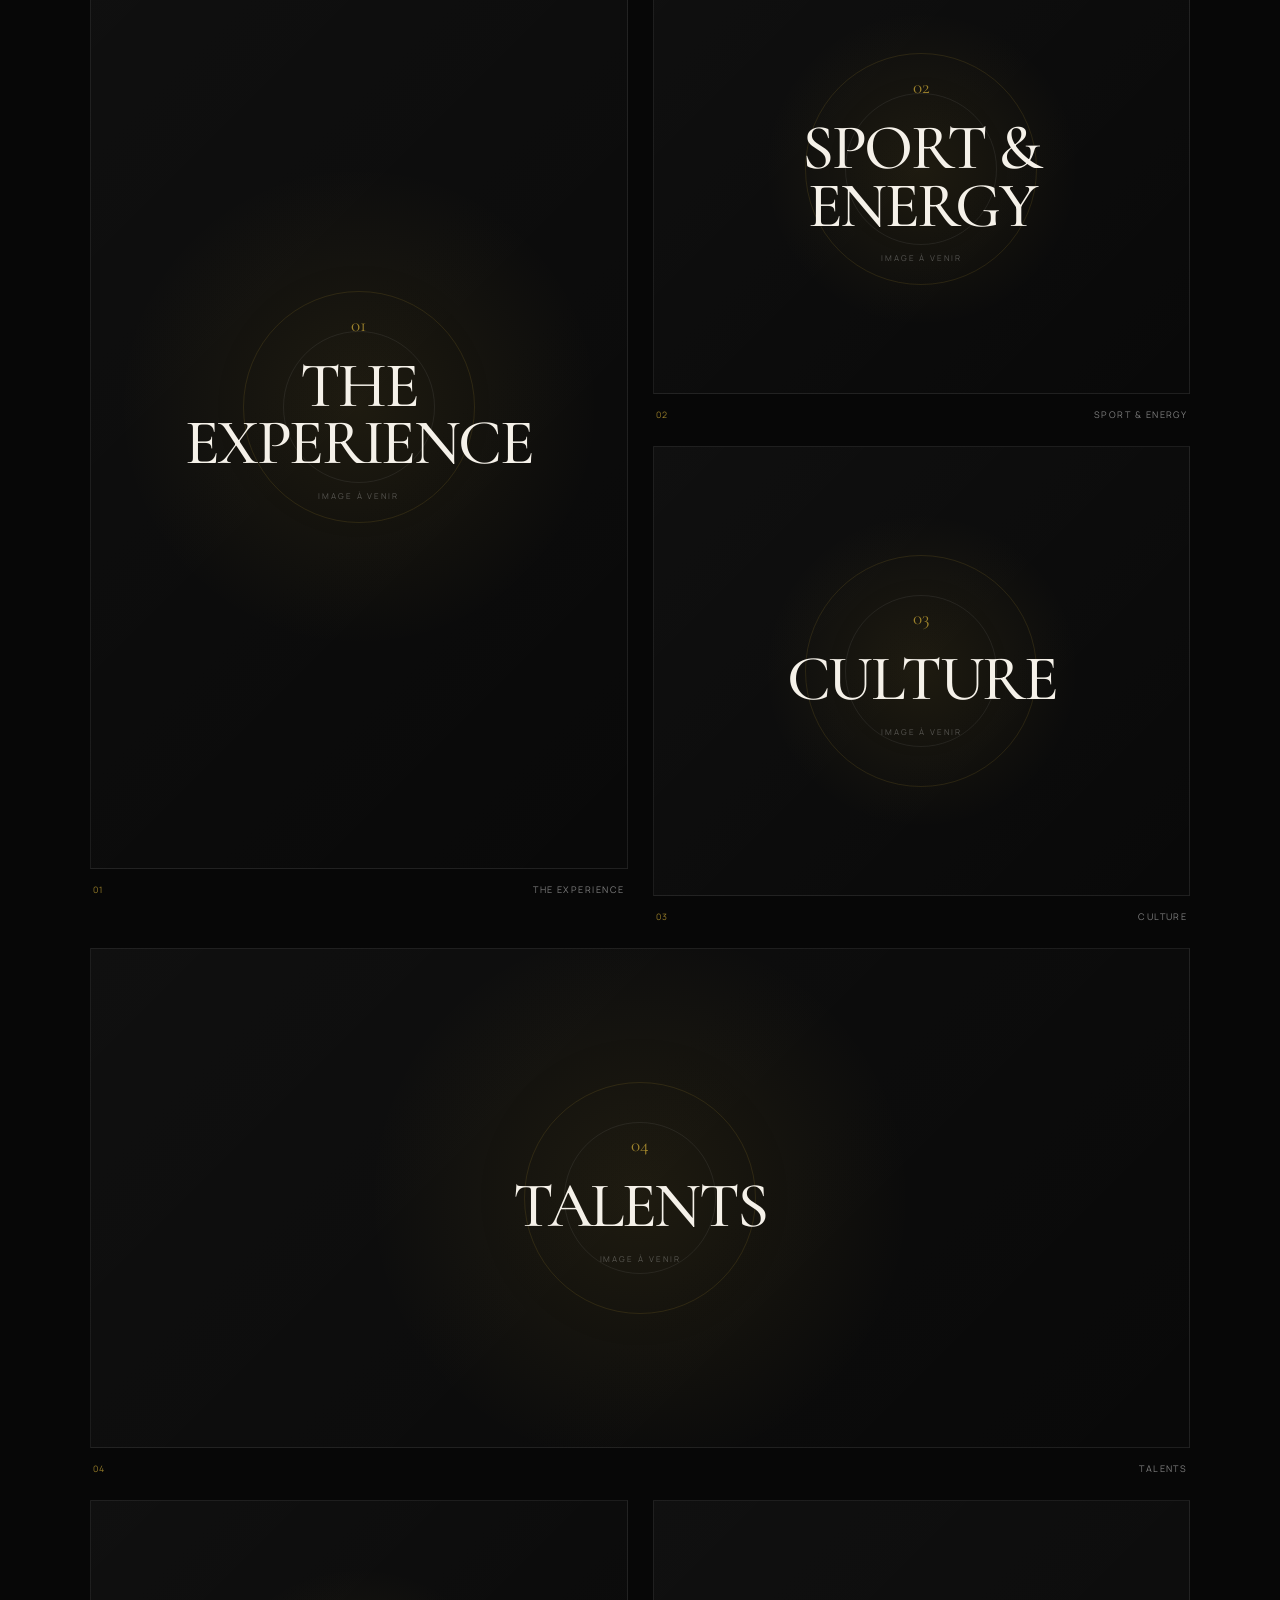
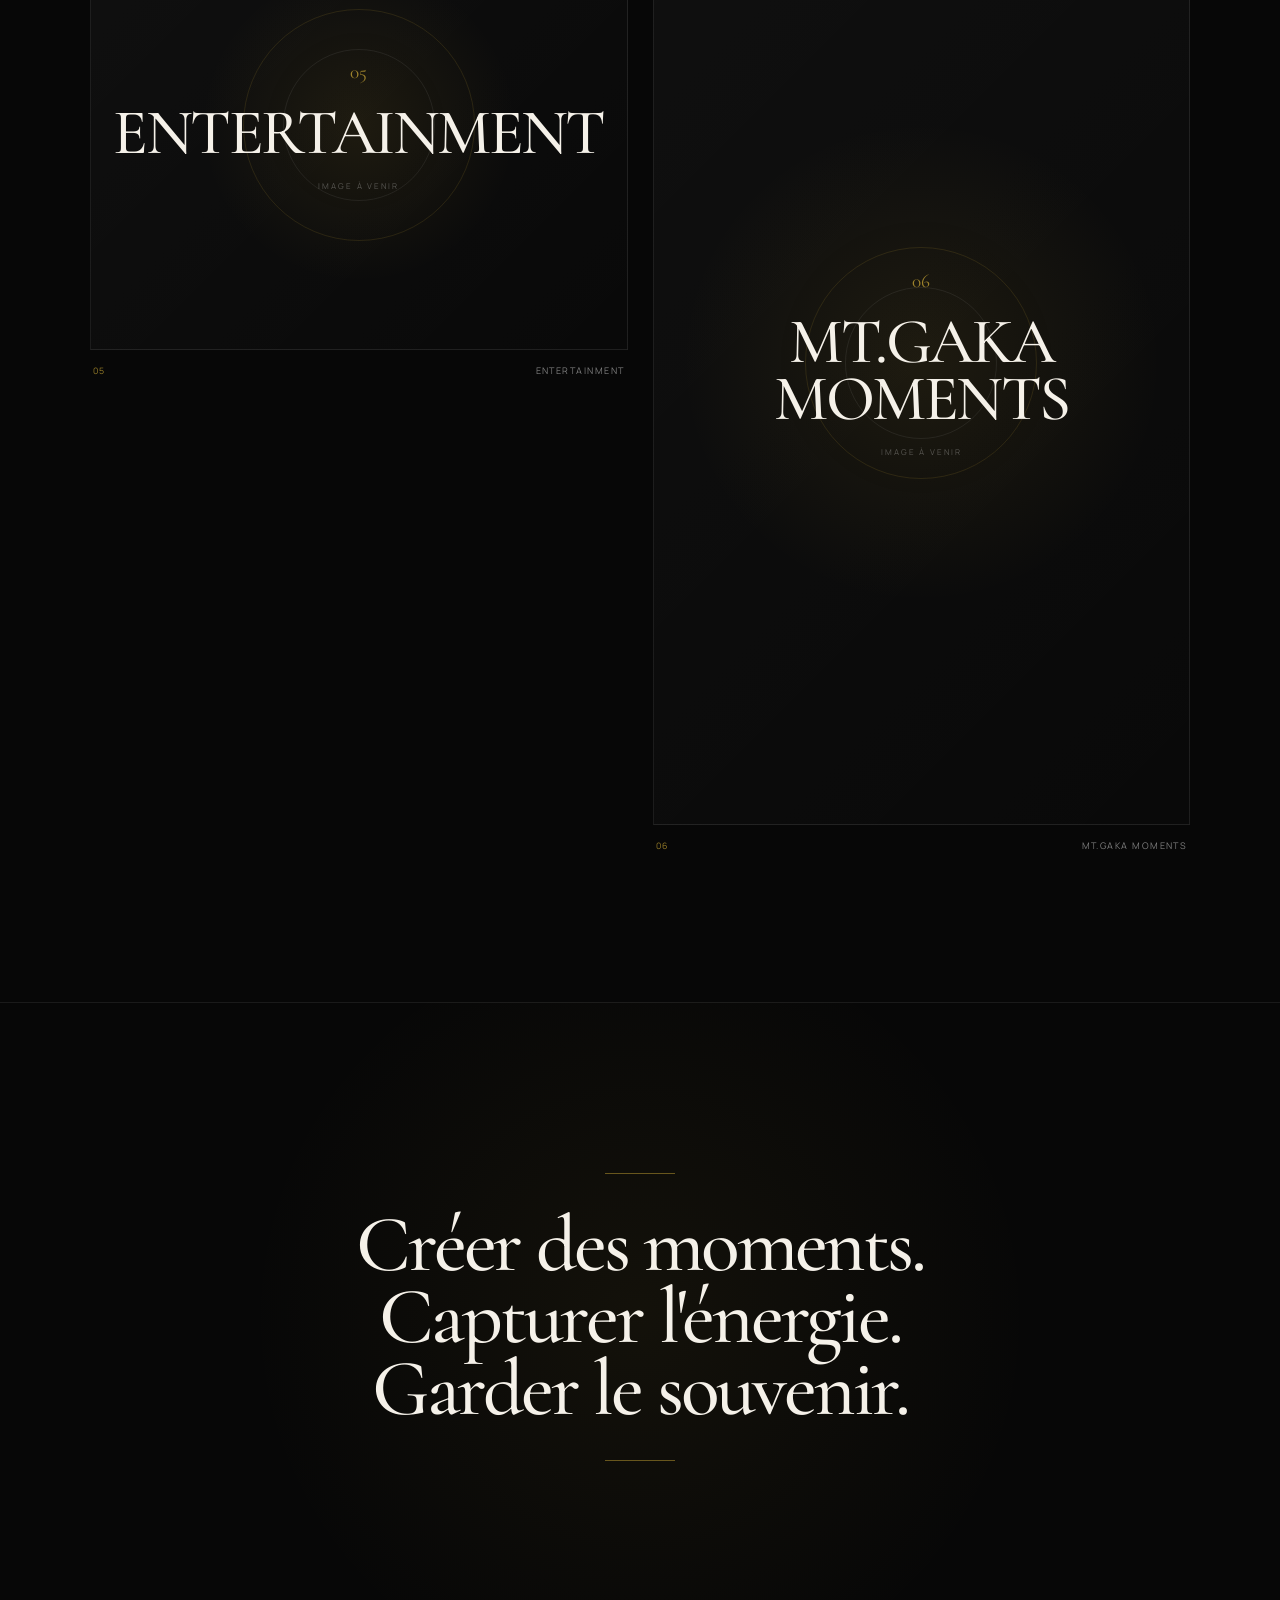
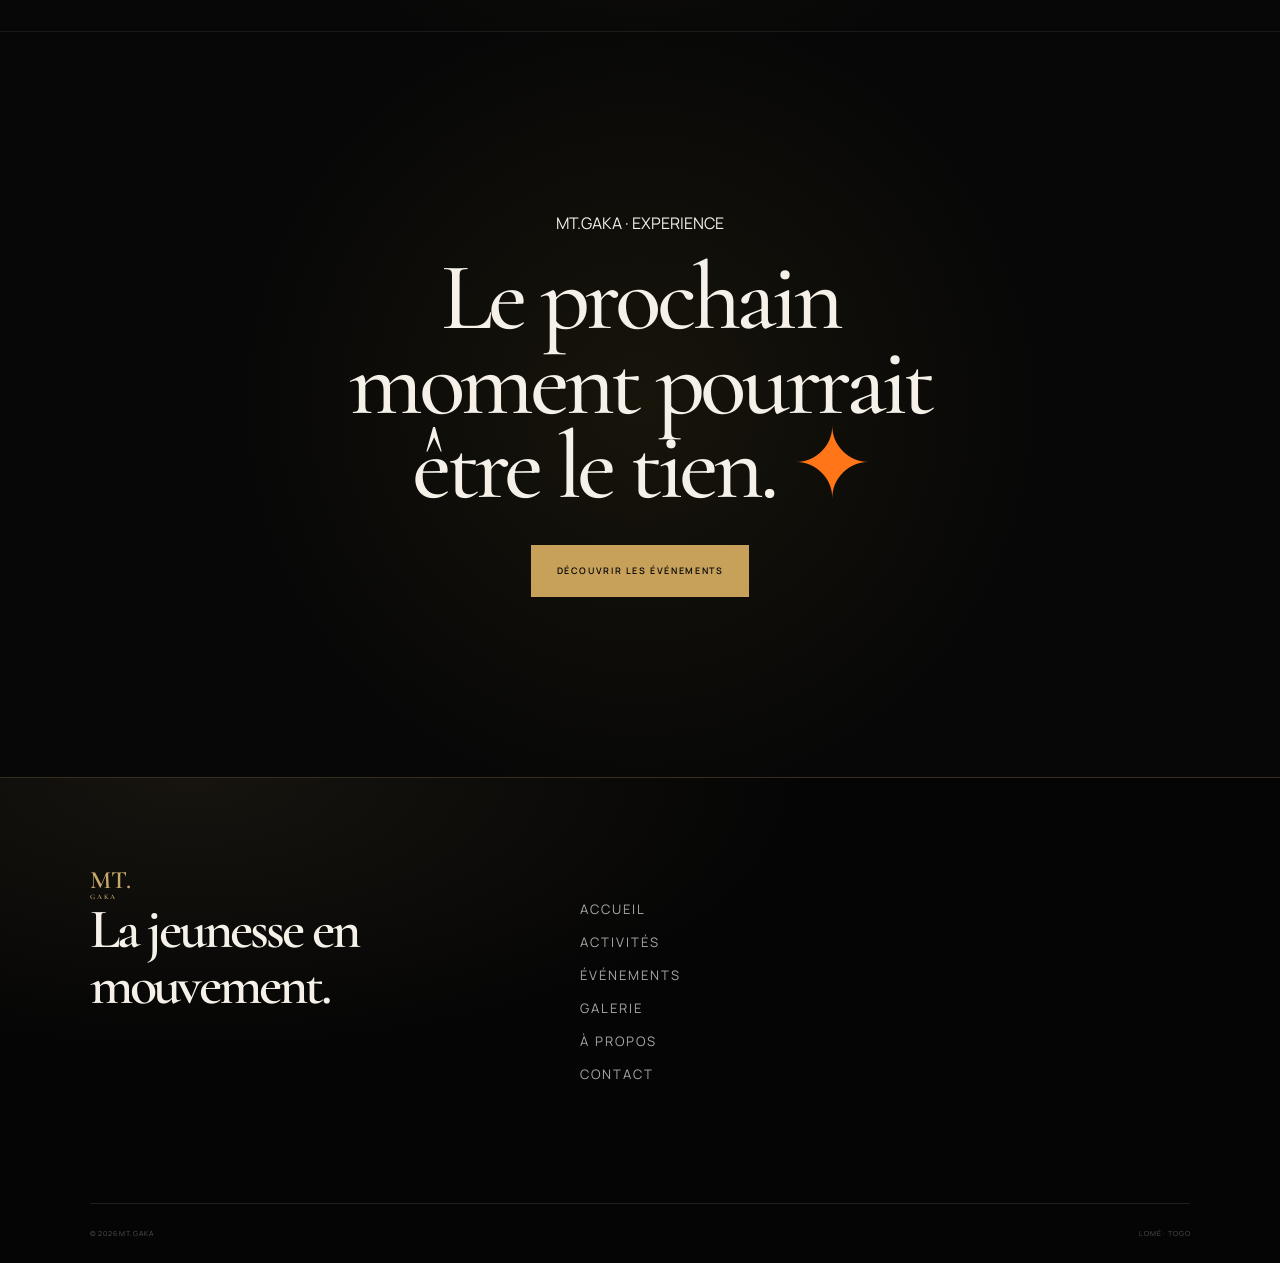
<file: galerie.html>
<!DOCTYPE html>
<html lang="fr">
<head>
    <meta charset="UTF-8">

    <meta
        name="viewport"
        content="width=device-width, initial-scale=1.0"
    >

    <meta
        name="description"
        content="Découvrez l'univers visuel de MT.GAKA : expériences, sport, culture, talents et entertainment."
    >

    <title>Galerie — MT.GAKA</title>

    <link rel="preconnect" href="https://fonts.googleapis.com">
    <link rel="preconnect" href="https://fonts.gstatic.com" crossorigin>

    <link
        href="https://fonts.googleapis.com/css2?family=Cormorant+Garamond:wght@400;500;600;700&family=Manrope:wght@300;400;500;600;700&display=swap"
        rel="stylesheet"
    >

    <link rel="stylesheet" href="css/style.css">
</head>

<body>

    <!-- HEADER -->
    <header class="site-header">

        <a href="index.html" class="brand" aria-label="MT.GAKA Accueil">
    <span class="brand-mark">MT.GAKA</span>
    <span class="brand-name">Youth Experience</span>
</a>

        <button
            class="menu-open"
            aria-label="Ouvrir le menu"
        >
            <span></span>
            <span></span>
        </button>

        <nav class="main-navigation">

            <ul>

                <li>
                    <a href="index.html">
                        Accueil
                    </a>
                </li>

                <li>
                    <a href="activites.html">
                        Activités
                    </a>
                </li>

                <li>
                    <a href="evenements.html">
                        Événements
                    </a>
                </li>

                <li>
                    <a
                        href="galerie.html"
                        class="active"
                    >
                        Galerie
                    </a>
                </li>

<li>
    <a href="equipe.html">
        Notre équipe
    </a>
</li>

                <li>
                    <a href="about.html">
                        À propos
                    </a>
                </li>

                <li>
                    <a href="contact.html">
                        Contact
                    </a>
                </li>

            </ul>

        </nav>

        <a
            href="evenements.html"
            class="header-action primary-button"
        >
            Participer
        </a>

    </header>


    <main>

        <!-- HERO -->
        <section class="gallery-hero">

            <div class="gallery-hero-content">

                <p class="section-eyebrow">
                    MT.GAKA · GALERIE
                </p>

                <h1>
                    Une énergie<br>
                    à voir.<br>
                    À vivre.
                </h1>

                <p>
                    Images, moments, rencontres et expériences :
                    la galerie MT.GAKA raconte le mouvement
                    à travers ceux qui le vivent.
                </p>

            </div>

            <div class="gallery-hero-number">
                03
            </div>

        </section>


        <!-- INTRO -->
        <section class="gallery-intro">

            <p class="section-eyebrow">
                L'UNIVERS VISUEL
            </p>

            <h2>
                Chaque moment<br>
                raconte quelque chose.
            </h2>

            <p>
                MT.GAKA ne crée pas seulement des événements.
                Nous créons des atmosphères, des souvenirs et
                des moments qui méritent d'être vécus.
            </p>

        </section>


        <!-- GALLERY GRID -->
        <section class="gallery-grid-section">

            <div class="gallery-grid">

                <!-- ITEM 01 -->
                <article class="gallery-item gallery-item-large">

                    <div class="gallery-placeholder">
                        <span>
                            01
                        </span>

                        <strong>
                            THE EXPERIENCE
                        </strong>

                        <small>
                            IMAGE À VENIR
                        </small>
                    </div>

                    <div class="gallery-caption">

                        <span>
                            01
                        </span>

                        <p>
                            THE EXPERIENCE
                        </p>

                    </div>

                </article>


                <!-- ITEM 02 -->
                <article class="gallery-item">

                    <div class="gallery-placeholder">
                        <span>
                            02
                        </span>

                        <strong>
                            SPORT & ENERGY
                        </strong>

                        <small>
                            IMAGE À VENIR
                        </small>
                    </div>

                    <div class="gallery-caption">

                        <span>
                            02
                        </span>

                        <p>
                            SPORT & ENERGY
                        </p>

                    </div>

                </article>


                <!-- ITEM 03 -->
                <article class="gallery-item">

                    <div class="gallery-placeholder">
                        <span>
                            03
                        </span>

                        <strong>
                            CULTURE
                        </strong>

                        <small>
                            IMAGE À VENIR
                        </small>
                    </div>

                    <div class="gallery-caption">

                        <span>
                            03
                        </span>

                        <p>
                            CULTURE
                        </p>

                    </div>

                </article>


                <!-- ITEM 04 -->
                <article class="gallery-item gallery-item-wide">

                    <div class="gallery-placeholder">
                        <span>
                            04
                        </span>

                        <strong>
                            TALENTS
                        </strong>

                        <small>
                            IMAGE À VENIR
                        </small>
                    </div>

                    <div class="gallery-caption">

                        <span>
                            04
                        </span>

                        <p>
                            TALENTS
                        </p>

                    </div>

                </article>


                <!-- ITEM 05 -->
                <article class="gallery-item">

                    <div class="gallery-placeholder">
                        <span>
                            05
                        </span>

                        <strong>
                            ENTERTAINMENT
                        </strong>

                        <small>
                            IMAGE À VENIR
                        </small>
                    </div>

                    <div class="gallery-caption">

                        <span>
                            05
                        </span>

                        <p>
                            ENTERTAINMENT
                        </p>

                    </div>

                </article>


                <!-- ITEM 06 -->
                <article class="gallery-item gallery-item-large">

                    <div class="gallery-placeholder">
                        <span>
                            06
                        </span>

                        <strong>
                            MT.GAKA MOMENTS
                        </strong>

                        <small>
                            IMAGE À VENIR
                        </small>
                    </div>

                    <div class="gallery-caption">

                        <span>
                            06
                        </span>

                        <p>
                            MT.GAKA MOMENTS
                        </p>

                    </div>

                </article>

            </div>

        </section>


        <!-- QUOTE -->
        <section class="gallery-statement">

            <div class="gallery-statement-line"></div>

            <p>
                Créer des moments.<br>
                Capturer l'énergie.<br>
                Garder le souvenir.
            </p>

            <div class="gallery-statement-line"></div>

        </section>


        <!-- CTA -->
        <section class="gallery-cta">

            <p class="section-eyebrow">
                MT.GAKA · EXPERIENCE
            </p>

            <h2>
                Le prochain moment
                pourrait être le tien.
            </h2>

            <a
                href="evenements.html"
                class="primary-button"
            >
                Découvrir les événements
            </a>

        </section>

    </main>


    <!-- FOOTER -->
    <footer class="site-footer">

        <div class="footer-main">

            <div class="footer-brand">

                <a href="index.html" class="brand">
                    <span class="brand-mark">MT.</span>
                    <span class="brand-name">GAKA</span>
                </a>

                <p>
                    La jeunesse en mouvement.
                </p>

            </div>


            <div class="footer-navigation">

                <a href="index.html">
                    Accueil
                </a>

                <a href="activites.html">
                    Activités
                </a>

                <a href="evenements.html">
                    Événements
                </a>

                <a href="galerie.html">
                    Galerie
                </a>

                <a href="about.html">
                    À propos
                </a>

                <a href="contact.html">
                    Contact
                </a>

            </div>

        </div>


        <div class="footer-bottom">

            <span>
                © <span id="current-year"></span> MT.GAKA
            </span>

            <span>
                LOMÉ · TOGO
            </span>

        </div>

    </footer>


    <script src="js/script.js"></script>

</body>
</html>
</file>
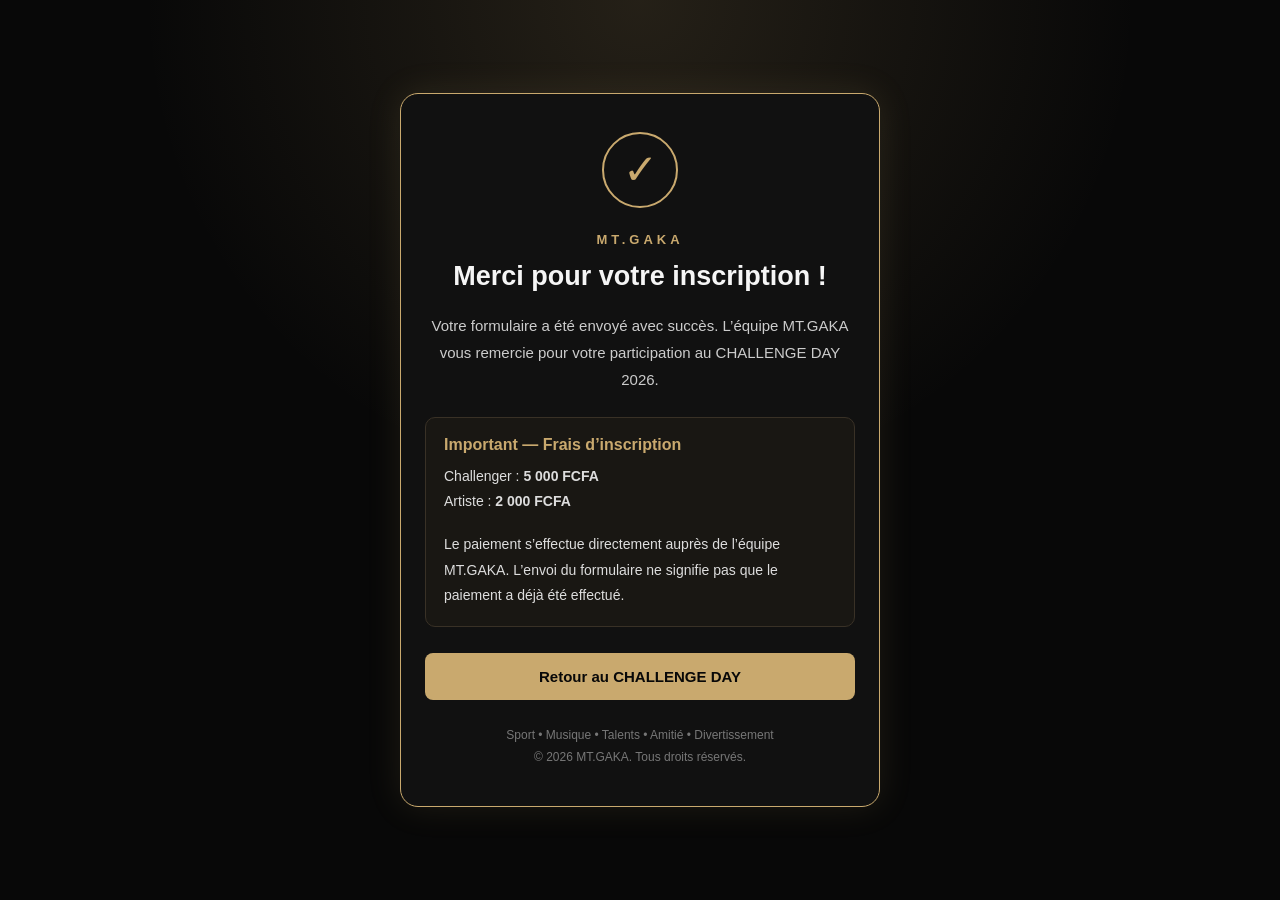
<file: merci.html>
<!DOCTYPE html>
<html lang="fr">
<head>
    <meta charset="UTF-8">
    <meta name="viewport" content="width=device-width, initial-scale=1.0">

    <title>Inscription confirmée | MT.GAKA</title>

    <meta name="theme-color" content="#080808">

    <style>
        * {
            box-sizing: border-box;
            margin: 0;
            padding: 0;
        }

        body {
            min-height: 100vh;
            display: flex;
            align-items: center;
            justify-content: center;
            padding: 24px;
            background:
                radial-gradient(
                    circle at top,
                    rgba(201, 169, 110, 0.15),
                    transparent 45%
                ),
                #080808;
            color: #f5f5f5;
            font-family: Arial, sans-serif;
            text-align: center;
        }

        .confirmation-card {
            width: 100%;
            max-width: 480px;
            padding: 38px 24px;
            border: 1px solid #c9a96e;
            border-radius: 18px;
            background: #111111;
            box-shadow: 0 0 35px rgba(201, 169, 110, 0.12);
        }

        .checkmark {
            display: flex;
            align-items: center;
            justify-content: center;
            width: 76px;
            height: 76px;
            margin: 0 auto 24px;
            border: 2px solid #c9a96e;
            border-radius: 50%;
            color: #c9a96e;
            font-size: 42px;
        }

        .brand {
            margin-bottom: 12px;
            color: #c9a96e;
            font-size: 13px;
            font-weight: bold;
            letter-spacing: 4px;
        }

        h1 {
            margin-bottom: 18px;
            font-size: 27px;
            line-height: 1.3;
        }

        .description {
            margin-bottom: 24px;
            color: #cccccc;
            font-size: 15px;
            line-height: 1.8;
        }

        .payment-notice {
            margin-bottom: 26px;
            padding: 18px;
            border: 1px solid #393126;
            border-radius: 10px;
            background: #191713;
            text-align: left;
        }

        .payment-notice h2 {
            margin-bottom: 10px;
            color: #c9a96e;
            font-size: 16px;
        }

        .payment-notice p {
            color: #dddddd;
            font-size: 14px;
            line-height: 1.8;
        }

        .back-button {
            display: block;
            width: 100%;
            padding: 15px;
            border-radius: 8px;
            background: #c9a96e;
            color: #080808;
            font-size: 15px;
            font-weight: bold;
            text-decoration: none;
        }

        .footer {
            margin-top: 25px;
            color: #777777;
            font-size: 12px;
            line-height: 1.8;
        }
    </style>
</head>

<body>

    <main class="confirmation-card">

        <div class="checkmark" aria-hidden="true">✓</div>

        <div class="brand">MT.GAKA</div>

        <h1>Merci pour votre inscription !</h1>

        <p class="description">
            Votre formulaire a été envoyé avec succès.
            L’équipe MT.GAKA vous remercie pour votre participation
            au CHALLENGE DAY 2026.
        </p>

        <section class="payment-notice">
            <h2>Important — Frais d’inscription</h2>

            <p>
                Challenger : <strong>5 000 FCFA</strong><br>
                Artiste : <strong>2 000 FCFA</strong>
            </p>

            <br>

            <p>
                Le paiement s’effectue directement auprès de l’équipe
                MT.GAKA. L’envoi du formulaire ne signifie pas que
                le paiement a déjà été effectué.
            </p>
        </section>

        <a
            class="back-button"
            href="challenge-day.html"
        >
            Retour au CHALLENGE DAY
        </a>

        <div class="footer">
            Sport • Musique • Talents • Amitié • Divertissement<br>
            © 2026 MT.GAKA. Tous droits réservés.
        </div>

    </main>

</body>
</html>
</file>
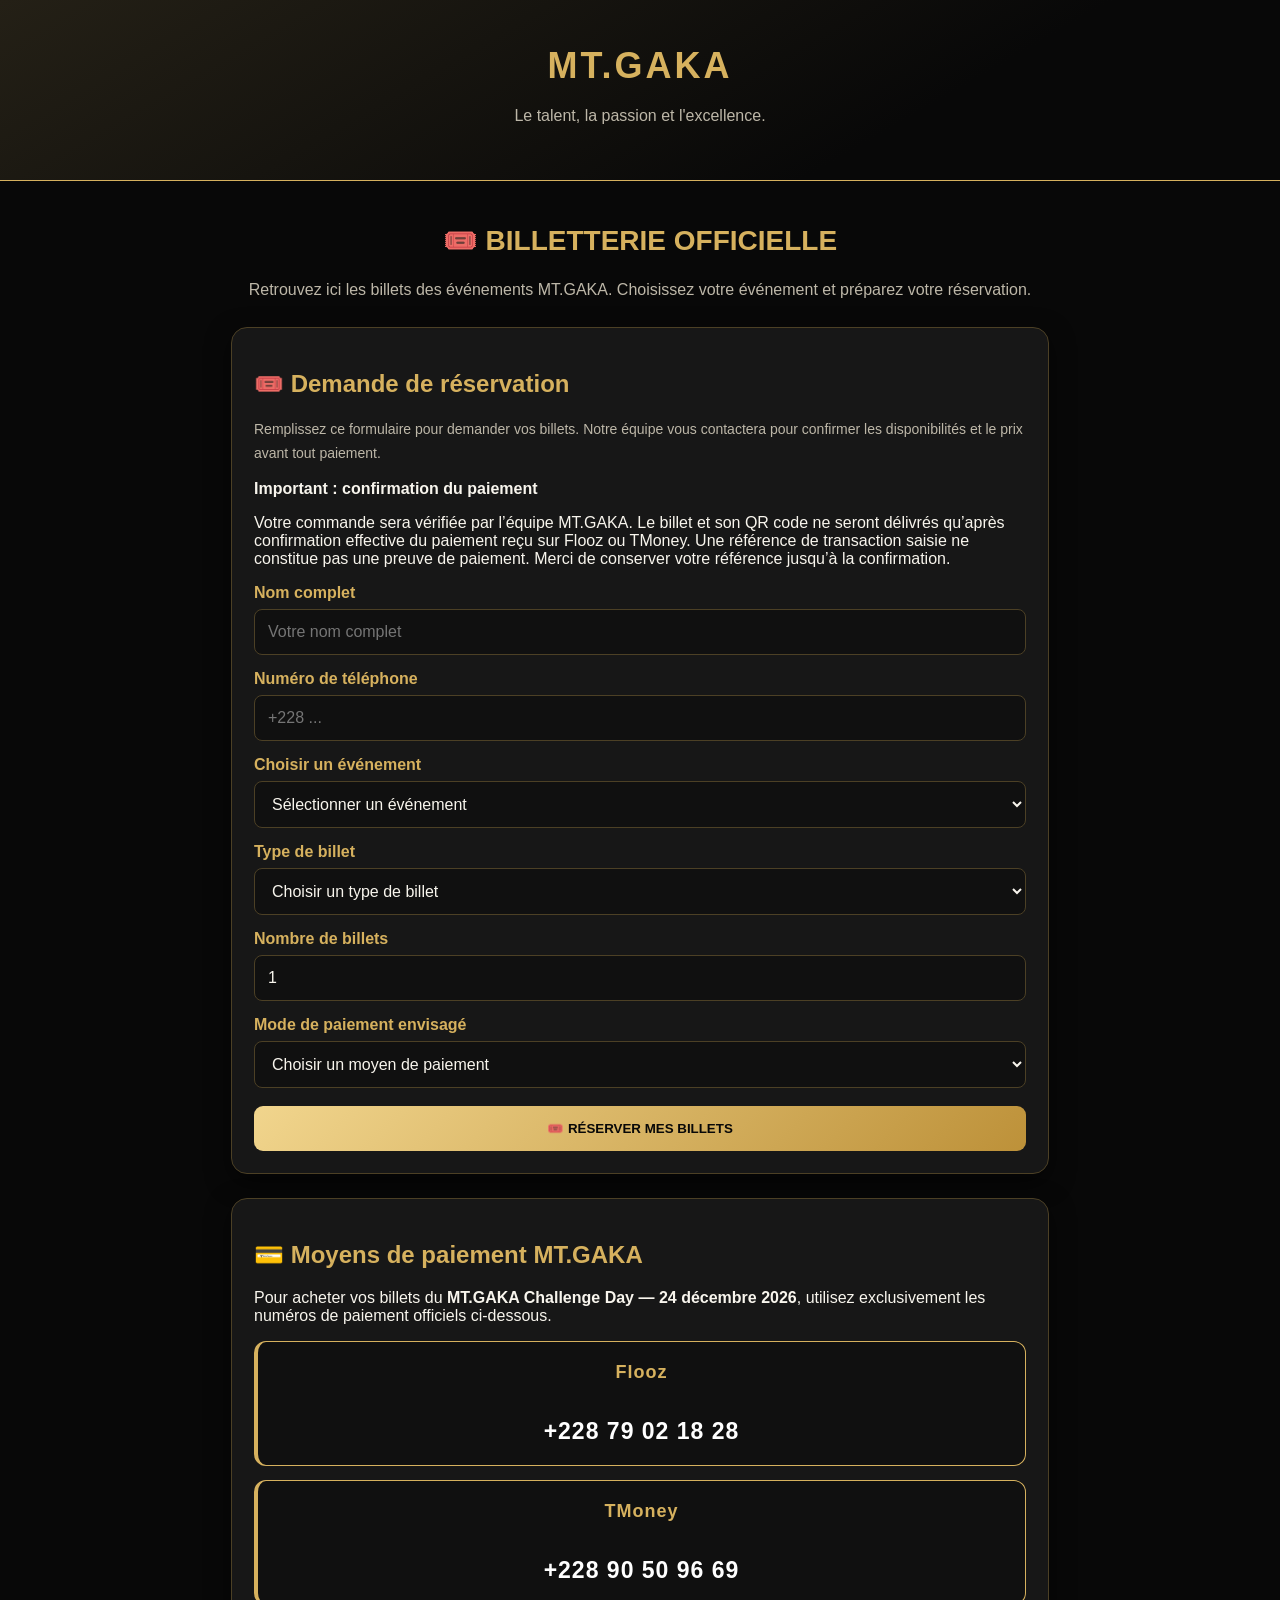
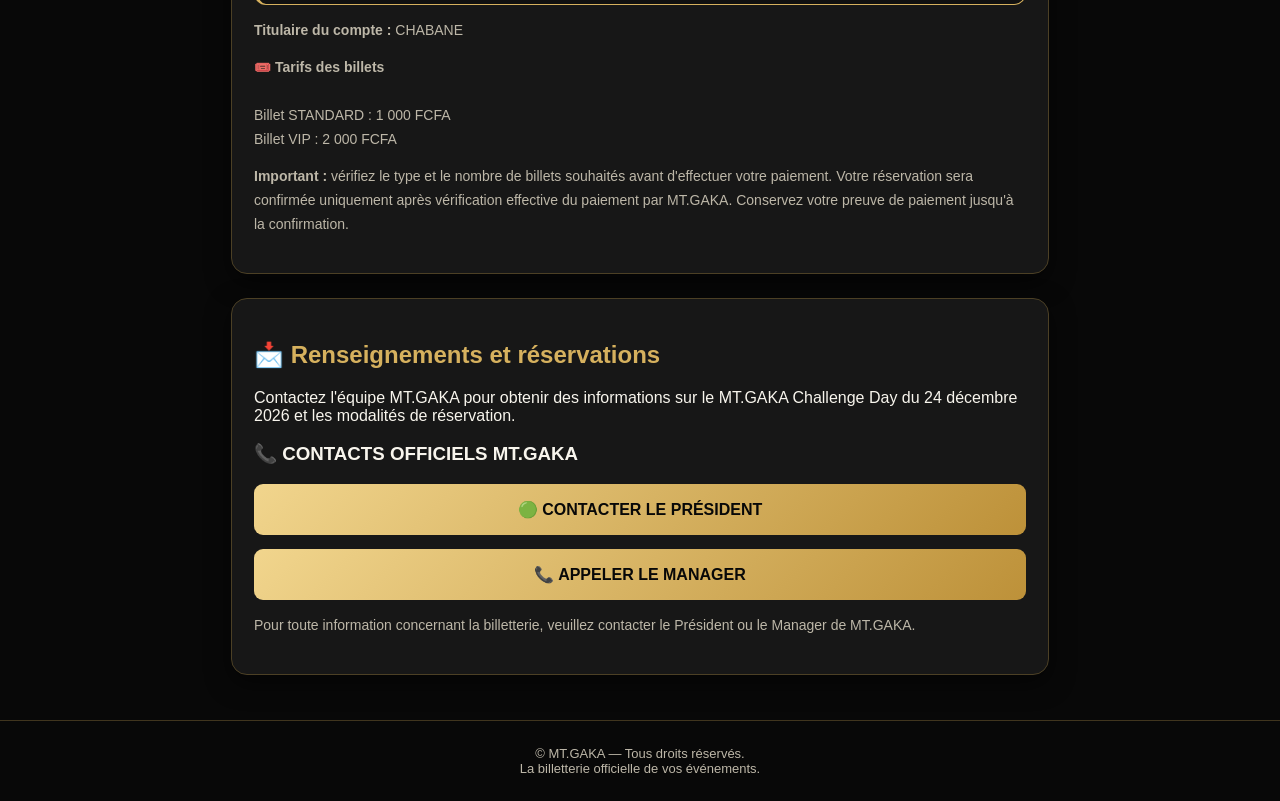
<file: ticket.html>
<!DOCTYPE html>
<html lang="fr">
<head>
<meta charset="UTF-8">
<meta name="viewport" content="width=device-width, initial-scale=1.0">
<meta name="theme-color" content="#080808">

<title>Billetterie officielle | MT.GAKA</title>

<style>
:root {
  --gold: #d6b15e;
  --black: #080808;
  --card: #171717;
  --white: #f8f5ed;
  --muted: #bdb7a8;
}

* {
  box-sizing: border-box;
}

body {
  margin: 0;
  background: var(--black);
  color: var(--white);
  font-family: Arial, sans-serif;
}

header {
  text-align: center;
  padding: 45px 18px 35px;
  background: linear-gradient(150deg, #242016, #080808 70%);
  border-bottom: 1px solid var(--gold);
}

.logo {
  color: var(--gold);
  font-size: 36px;
  font-weight: 900;
  letter-spacing: 3px;
}

header p {
  color: var(--muted);
  line-height: 1.6;
}

main {
  max-width: 850px;
  margin: auto;
  padding: 25px 16px 45px;
}

h1, h2 {
  color: var(--gold);
}

h1 {
  text-align: center;
  font-size: 28px;
}

.intro {
  text-align: center;
  line-height: 1.7;
  color: var(--muted);
}

.card {
  background: var(--card);
  border: 1px solid #4c4025;
  border-radius: 16px;
  padding: 22px;
  margin-top: 24px;
  box-shadow: 0 8px 25px #0008;
}

.status {
  display: inline-block;
  padding: 7px 12px;
  border-radius: 20px;
  background: #3b3019;
  color: var(--gold);
  font-size: 13px;
  font-weight: bold;
}

.payment {
  padding: 20px 15px;
  margin-top: 14px;
  background: #101010;
  border: 1px solid var(--gold);
  border-left: 4px solid var(--gold);
  border-radius: 12px;
  color: #ffffff;
  font-size: 23px;
  font-weight: 800;
  letter-spacing: 1px;
  text-align: center;
  overflow-wrap: anywhere;
}
.payment strong {
  display: block;
  margin-bottom: 8px;
  color: var(--gold);
  font-size: 18px;
  font-weight: 700;
  letter-spacing: 1px;
}

.note {
  color: var(--muted);
  font-size: 14px;
  line-height: 1.7;
}

.button {
  display: block;
  width: 100%;
  padding: 15px;
  margin-top: 18px;
  border: 0;
  border-radius: 9px;
  background: linear-gradient(135deg, #f1d58d, #bd9139);
  color: #080808;
  text-align: center;
  font-weight: bold;
  text-decoration: none;
}

footer {
  text-align: center;
  padding: 25px 15px;
  border-top: 1px solid #40351e;
  color: var(--muted);
  font-size: 13px;
}
</style>
<!-- Google tag (gtag.js) -->
<script async src="https://www.googletagmanager.com/gtag/js?id=G-YLGNXPN61M"></script>
<script>
  window.dataLayer = window.dataLayer || [];
  function gtag(){dataLayer.push(arguments);}
  gtag('js', new Date());
  gtag('config', 'G-YLGNXPN61M');
</script>
</head>

<body>

<header>
  <div class="logo">MT.GAKA</div>
  <p>Le talent, la passion et l'excellence.</p>
</header>

<main>
  <h1>🎟️ BILLETTERIE OFFICIELLE</h1>

  <p class="intro">
    Retrouvez ici les billets des événements MT.GAKA.
    Choisissez votre événement et préparez votre réservation.
  </p>

<section class="card">
  <h2>🎟️ Demande de réservation</h2>
  <p class="note">
  Remplissez ce formulaire pour demander vos billets.
  Notre équipe vous contactera pour confirmer les disponibilités
  et le prix avant tout paiement.
</p>
<div class="payment-notice" role="note">
  <strong>Important : confirmation du paiement</strong>
  <p>
    Votre commande sera vérifiée par l’équipe MT.GAKA.
    Le billet et son QR code ne seront délivrés qu’après
    confirmation effective du paiement reçu sur Flooz ou TMoney.
    Une référence de transaction saisie ne constitue pas une preuve
    de paiement. Merci de conserver votre référence jusqu’à la confirmation.
  </p>
</div>
<form id="ticket-form">
    <label for="nom">Nom complet</label>
    <input id="nom" name="nom" type="text"
           placeholder="Votre nom complet" required>
<label for="telephone">Numéro de téléphone</label>
<input id="telephone" name="telephone" type="tel"
       placeholder="+228 ..." required>
<label for="evenement">Choisir un événement</label>
<select id="evenement" name="evenement" required>
  <option value="">Sélectionner un événement</option>
  <option value="MT.GAKA CHALLENGE DAY">
    MT.GAKA CHALLENGE DAY — 24 décembre 2026
  </option>
</select>
<label for="billet">Type de billet</label>
<select id="billet" name="billet" required>
  <option value="">Choisir un type de billet</option>
  <option value="Standard">Standard</option>
  <option value="VIP">VIP</option>
  <option value="Autre">Autre / À préciser</option>
</select>
<label for="quantite">Nombre de billets</label>
<input id="quantite" name="quantite" type="number"
       min="1" max="20" value="1" required>
<label for="paiement">Mode de paiement envisagé</label>
<select id="paiement" name="paiement" required>
  <option value="">Choisir un moyen de paiement</option>
  <option value="Flooz">Flooz</option>
  <option value="TMoney">TMoney</option>
  <option value="À confirmer" disabled>À confirmer (indisponible)</option>
</select>
<div
  class="cf-turnstile"
  data-sitekey="0x4AAAAAAFeDLCX2G66X_N84"
  data-theme="dark"
  data-callback="turnstileSuccess"
  data-error-callback="turnstileError">
</div>

<p id="turnstile-error" style="color:#ff6b6b;"></p>

<script>
function turnstileSuccess(token) {
  document.getElementById("turnstile-error").textContent = "";
}

function turnstileError(code) {
  document.getElementById("turnstile-error").textContent =
    "Cloudflare-Fehlercode: " + code;
}
</script>

<script
  src="https://challenges.cloudflare.com/turnstile/v0/api.js"
  async
  defer>
</script>
<button class="button" type="submit">
🎟️ RÉSERVER MES BILLETS
</button>
  </form>
</section>
<style>
#ticket-form label {
  display: block;
  margin-top: 15px;
  color: var(--gold);
  font-weight: bold;
}
#ticket-form input,
#ticket-form select {
  display: block;
  width: 100%;
  margin-top: 7px;
  padding: 13px;
  border: 1px solid #4c4025;
  border-radius: 8px;
  background: #101010;
  color: var(--white);
  font-size: 16px;
}
#ticket-form input:focus,
#ticket-form select:focus {
  outline: 1px solid var(--gold);
}
/* MT.GAKA – Kontaktbuttons sichtbar darstellen */
.contact-box a.button {
  display: flex !important;
  align-items: center;
  justify-content: center;
  width: 100%;
  box-sizing: border-box;
  margin: 14px 0;
  padding: 16px 12px;
  text-align: center;
  visibility: visible !important;
  opacity: 1 !important;
  position: relative;
  z-index: 2;
}
</style>
<script>
document.getElementById("ticket-form").addEventListener("submit", async function (event) {
  event.preventDefault();

  const form = this;
  const nom = document.getElementById("nom").value.trim();
  const telephone = document.getElementById("telephone").value.trim();
  const evenement = document.getElementById("evenement").value.trim();
  const billet = document.getElementById("billet").value;
  const quantite = Number(document.getElementById("quantite").value);
  const paiement = document.getElementById("paiement").value;

  if (!nom || !telephone || !evenement || !paiement) {
    alert("Veuillez remplir tous les champs.");
    return;
  }

  if (billet !== "Standard" && billet !== "VIP") {
    alert("Veuillez choisir Standard ou VIP.");
    return;
  }

  if (!Number.isInteger(quantite) || quantite < 1 || quantite > 20) {
    alert("La quantité doit être un nombre entier entre 1 et 20.");
    return;
  }

  if (
    !window.turnstile ||
    typeof window.turnstile.getResponse !== "function"
  ) {
    alert("La vérification de sécurité est indisponible. Rechargez la page.");
    return;
  }

  const turnstileToken = window.turnstile.getResponse();

  if (!turnstileToken) {
    alert("Veuillez compléter la vérification Cloudflare.");
    return;
  }

  const bouton = form.querySelector('[type="submit"]');

  if (bouton) bouton.disabled = true;

  try {
    const response = await fetch(
      "https://hfucvtipxcenhklxasro.supabase.co/functions/v1/mtgaka-public-order",
      {
        method: "POST",
        headers: {
          "Content-Type": "application/json",
          "apikey": "eyJhbGciOiJIUzI1NiIsInR5cCI6IkpXVCJ9.eyJpc3MiOiJzdXBhYmFzZSIsInJlZiI6ImhmdWN2dGlweGNlbmhrbHhhc3JvIiwicm9sZSI6ImFub24iLCJpYXQiOjE3OTEwMjA0NTAsImV4cCI6MjEwNjU5NjQ1MH0.c_k-Z6rC8YwnTXE9odSxAQzfBrloz7VDuU0Zo3YOMHE",
          "Authorization": "Bearer eyJhbGciOiJIUzI1NiIsInR5cCI6IkpXVCJ9.eyJpc3MiOiJzdXBhYmFzZSIsInJlZiI6ImhmdWN2dGlweGNlbmhrbHhhc3JvIiwicm9sZSI6ImFub24iLCJpYXQiOjE3OTEwMjA0NTAsImV4cCI6MjEwNjU5NjQ1MH0.c_k-Z6rC8YwnTXE9odSxAQzfBrloz7VDuU0Zo3YOMHE"
        },
        body: JSON.stringify({
  customer_name: nom,
  customer_phone: telephone,
  ticket_type: billet === "Standard" ? "STANDARD" : "VIP",
  quantity: quantite,
  payment_method: paiement === "TMoney" ? "TMONEY" : "FLOOZ",
  turnstile_token: turnstileToken
})
      }
    );

    const resultat = await response.json();
    console.log("MT.GAKA Serverantwort:", resultat);

    if (!response.ok) {
      throw new Error(
        resultat.error || "La commande n'a pas pu être créée."
      );
    }

    const diagnostic = {
  order_reference: resultat.order_reference,
  reference_is_valid:
    typeof resultat.order_reference === "string" &&
    /^MTGAKA-ORD-[A-F0-9-]{32,36}$/i.test(resultat.order_reference),
  status: resultat.status,
  quantity_from_server: resultat.quantity,
  quantity_from_form: Number(quantite)
};
if (
  !diagnostic.reference_is_valid ||
  diagnostic.status !== "PENDING" ||
  diagnostic.quantity_from_server !== diagnostic.quantity_from_form
) {
  alert(
    "DIAGNOSTIC MT.GAKA\n\n" +
    JSON.stringify(diagnostic, null, 2) +
    "\n\nNe recommencez pas la commande."
  );
  return;
}

        alert(
  "COMMANDE CRÉÉE AVEC SUCCÈS !\n\n" +
  "Référence : " + resultat.order_reference + "\n" +
  "Nom : " + nom + "\n" +
  "Téléphone : " + telephone + "\n" +
  "Événement : " + evenement + "\n" +
  "Type : " + billet + "\n" +
  "Quantité : " + resultat.quantity + "\n" +
  "Montant total : " + resultat.total_amount + " FCFA\n" +
  "Moyen de paiement : " +
    (resultat.payment_method === "TMONEY" ? "TMoney" : "Flooz") +
  "\n\n" +
  "Statut du paiement : EN ATTENTE\n\n" +
  "Votre commande a bien été enregistrée.\n" +
  "Conservez votre référence de commande.\n\n" +
  "Après vérification et confirmation effective de votre paiement " +
  "par MT.GAKA, vos billets électroniques avec leurs codes QR vous seront " +
  "envoyés par WhatsApp.\n\n" +
  "Attention : cette confirmation ne constitue pas un billet d'entrée."
);
form.reset();

    if (typeof window.turnstile.reset === "function") {
      window.turnstile.reset();
    }

  } catch (error) {
    console.error("Erreur de commande MT.GAKA :", error);

    alert(
      "La réponse du serveur n'a pas pu être confirmée. " +
      "Vérifiez l'état de la commande avant de réessayer."
    );

    if (
      window.turnstile &&
      typeof window.turnstile.reset === "function"
    ) {
      window.turnstile.reset();
    }

  } finally {
    if (bouton) bouton.disabled = false;
  }
});
</script>

  <section class="card">
    <h2>💳 Moyens de paiement MT.GAKA</h2>

    <p>
      Pour acheter vos billets du
      <strong>MT.GAKA Challenge Day — 24 décembre 2026</strong>,
      utilisez exclusivement les numéros de paiement officiels ci-dessous.
    </p>

    <div class="payment">
      <strong>Flooz</strong><br>
      +228 79 02 18 28
    </div>

    <div class="payment">
      <strong>TMoney</strong><br>
      +228 90 50 96 69
    </div>

    <p class="note">
      <strong>Titulaire du compte :</strong> CHABANE
    </p>

    <div class="note">
      <strong>🎟️ Tarifs des billets</strong><br><br>
      Billet STANDARD : 1 000 FCFA<br>
      Billet VIP : 2 000 FCFA
    </div>

    <p class="note">
      <strong>Important :</strong> vérifiez le type et le nombre de billets
      souhaités avant d'effectuer votre paiement.
      Votre réservation sera confirmée uniquement après vérification
      effective du paiement par MT.GAKA.
      Conservez votre preuve de paiement jusqu'à la confirmation.
    </p>
</section>

  <section class="card">
  <h2>📩 Renseignements et réservations</h2>
  <p>
    Contactez l'équipe MT.GAKA pour obtenir des informations
    sur le MT.GAKA Challenge Day du 24 décembre 2026
    et les modalités de réservation.
  </p>
  <div class="contact-box">
    <h3>📞 CONTACTS OFFICIELS MT.GAKA</h3>
    <a class="button"
       href="https://wa.me/22890076584?text=Bonjour%20Monsieur%20le%20Pr%C3%A9sident%2C%20je%20souhaite%20des%20informations%20sur%20la%20billetterie%20MT.GAKA."
       target="_blank"
       rel="noopener">
      🟢 CONTACTER LE PRÉSIDENT
    </a>
    <a class="button" href="tel:+22891816679">
  📞 APPELER LE MANAGER
</a>
  </div>
  <p class="note">
    Pour toute information concernant la billetterie,
    veuillez contacter le Président ou le Manager de MT.GAKA.
  </p>
</section>
</main>

<footer>
  © MT.GAKA — Tous droits réservés.
  <br>La billetterie officielle de vos événements.
</footer>

</body>
</html>
</file>
<file: css/style.css>
@import url('https://fonts.googleapis.com/css2?family=Cormorant+Garamond:wght@400;500;600;700&family=Manrope:wght@300;400;500;600;700&display=swap');

/* =========================================================
   MT.GAKA — PREMIUM EVENT EXPERIENCE
   ========================================================= */

:root {
    --black: #070707;
    --black-2: #0d0d0d;
    --black-3: #151515;

    --gold: #c7a15a;
    --gold-light: #e2c98d;
    --gold-dark: #80602b;

    --white: #f5f1e9;
    --muted: #96928a;
    --line: rgba(199, 161, 90, 0.22);

    --serif: "Cormorant Garamond", Georgia, serif;
    --sans: "Manrope", Arial, sans-serif;

    --max-width: 1200px;
}


/* =========================================================
   RESET
   ========================================================= */

* {
    margin: 0;
    padding: 0;
    box-sizing: border-box;
}

html {
    scroll-behavior: smooth;
}

body {
    background: var(--black);
    color: var(--white);
    font-family: var(--sans);
    overflow-x: hidden;
}

body.menu-is-open {
    overflow: hidden;
}

a {
    color: inherit;
    text-decoration: none;
}

button {
    font: inherit;
}

img {
    display: block;
    width: 100%;
}


/* =========================================================
   BACKGROUND
   ========================================================= */

.luxury-background {
    position: fixed;
    inset: 0;
    z-index: -20;
    overflow: hidden;
    background:
        radial-gradient(
            circle at 50% 20%,
            rgba(199,161,90,0.07),
            transparent 35%
        ),
        #070707;
}

.luxury-background::before {
    content: "";
    position: absolute;
    inset: -50%;
    background:
        linear-gradient(
            115deg,
            transparent 38%,
            rgba(199,161,90,0.045) 47%,
            transparent 56%
        );
    animation: atmosphere 18s ease-in-out infinite alternate;
}

.luxury-background::after {
    content: "";
    position: absolute;
    inset: 0;
    opacity: 0.12;
    background-image:
        linear-gradient(
            rgba(255,255,255,0.025) 1px,
            transparent 1px
        ),
        linear-gradient(
            90deg,
            rgba(255,255,255,0.025) 1px,
            transparent 1px
        );
    background-size: 80px 80px;
}

.light-beam {
    position: absolute;
    width: 300px;
    height: 130%;
    top: -15%;
    background:
        linear-gradient(
            90deg,
            transparent,
            rgba(199,161,90,0.045),
            transparent
        );
    filter: blur(18px);
    transform: rotate(22deg);
}

.beam-one {
    left: -15%;
    animation: beamOne 15s ease-in-out infinite alternate;
}

.beam-two {
    right: -15%;
    animation: beamTwo 19s ease-in-out infinite alternate;
}

.gold-glow {
    position: absolute;
    width: 360px;
    height: 360px;
    border-radius: 50%;
    background: rgba(199,161,90,0.055);
    filter: blur(100px);
}

.glow-one {
    top: 5%;
    left: -150px;
    animation: glowOne 13s ease-in-out infinite alternate;
}

.glow-two {
    top: 50%;
    right: -160px;
    animation: glowTwo 17s ease-in-out infinite alternate;
}

.ambient-lines span {
    position: absolute;
    width: 1px;
    height: 42vh;
    background:
        linear-gradient(
            to bottom,
            transparent,
            rgba(199,161,90,0.14),
            transparent
        );
}

.ambient-lines span:nth-child(1) {
    left: 13%;
    top: 5%;
    animation: lineMove 11s ease-in-out infinite alternate;
}

.ambient-lines span:nth-child(2) {
    left: 52%;
    top: 30%;
    animation: lineMove 14s ease-in-out infinite alternate-reverse;
}

.ambient-lines span:nth-child(3) {
    right: 15%;
    top: 8%;
    animation: lineMove 12s ease-in-out infinite alternate;
}


/* =========================================================
   HEADER
   ========================================================= */

.site-header {
    position: fixed;
    top: 0;
    left: 0;
    width: 100%;
    z-index: 1000;
    padding: 22px 20px;
    border-bottom: 1px solid transparent;
    transition:
        background 0.4s ease,
        padding 0.4s ease,
        border-color 0.4s ease;
}

.site-header.header-scrolled {
    padding: 14px 20px;
    background: rgba(7,7,7,0.84);
    border-color: var(--line);
    backdrop-filter: blur(18px);
    -webkit-backdrop-filter: blur(18px);
}

.header-inner {
    width: min(100%, var(--max-width));
    margin: auto;
    display: flex;
    align-items: center;
    justify-content: space-between;
}

.brand {
    display: flex;
    flex-direction: column;
    gap: 1px;
}

.brand-mark {
    color: var(--gold-light);
    font-family: var(--serif);
    font-size: 25px;
    font-weight: 600;
    letter-spacing: 0.03em;
    line-height: 1;
}

.brand-name {
    color: var(--muted);
    font-size: 7px;
    letter-spacing: 0.28em;
    text-transform: uppercase;
}

.main-navigation {
    display: none;
}

.main-navigation ul {
    display: flex;
    align-items: center;
    gap: 28px;
    list-style: none;
}

.main-navigation a {
    position: relative;
    color: #bcb8b0;
    font-size: 9px;
    letter-spacing: 0.16em;
    text-transform: uppercase;
    transition: color 0.3s ease;
}

.main-navigation a::after {
    content: "";
    position: absolute;
    left: 0;
    bottom: -7px;
    width: 0;
    height: 1px;
    background: var(--gold);
    transition: width 0.3s ease;
}

.main-navigation a:hover {
    color: var(--gold-light);
}

.main-navigation a:hover::after {
    width: 100%;
}

.header-action {
    display: none;
}


/* =========================================================
   MENU BUTTON
   ========================================================= */

.menu-toggle {
    width: 44px;
    height: 44px;
    display: flex;
    align-items: center;
    justify-content: center;
    border: 1px solid var(--line);
    background: rgba(255,255,255,0.02);
    color: var(--gold-light);
    cursor: pointer;
}

.menu-toggle span,
.menu-toggle span::before,
.menu-toggle span::after {
    width: 19px;
    height: 1px;
    background: currentColor;
    display: block;
}

.menu-toggle span {
    position: relative;
}

.menu-toggle span::before,
.menu-toggle span::after {
    content: "";
    position: absolute;
    left: 0;
}

.menu-toggle span::before {
    top: -6px;
}

.menu-toggle span::after {
    top: 6px;
}


/* =========================================================
   MOBILE MENU
   ========================================================= */

.menu-open {
    display: none;
    position: relative;
        flex-shrink: 0;
    margin-left: 12px;
    right: 0;
    z-index: 1001;
    width: 42px;
    height: 42px;
    padding: 0;
    border: 0;
    background: transparent;
    cursor: pointer;
}

.menu-open span,
.menu-open::before,
.menu-open::after {
    content: "";
    position: absolute;
    left: 10px;
    width: 22px;
    height: 1px;
    background: #ffffff;
    transition: transform 0.3s ease, opacity 0.3s ease;
}

.menu-open span {
    top: 20px;
}

.menu-open::before {
    top: 14px;
}

.menu-open::after {
    top: 26px;
}


/* MENU OPEN */

body.menu-is-open .main-navigation {
    display: block;
    position: fixed;
    inset: 0;
    z-index: 1001;
    padding: 125px 35px 40px;
    background: rgba(7, 7, 7, 0.97);
    backdrop-filter: blur(25px);
    -webkit-backdrop-filter: blur(25px);
}

body.menu-is-open .main-navigation ul {
    display: flex;
    flex-direction: column;
    align-items: flex-start;
    gap: 28px;
}

body.menu-is-open .main-navigation a {
    font-size: 14px;
    letter-spacing: 0.18em;
}


/* X ANIMATION */
/* FIXED MOBILE MENU BUTTON */

@media (max-width: 699px) {

    .site-header .header-inner {
        display: flex;
        align-items: center;
        justify-content: space-between;
        width: 100%;
        position: relative;
    }

    .site-header .menu-open {
        position: absolute;
        top: 50%;
        right: 0;
        transform: translateY(-50%);
        margin: 0;
        flex-shrink: 0;
        z-index: 1002;
    }

    body.menu-is-open .site-header .menu-open {
        position: fixed;
        top: 22px;
        right: 20px;
        transform: none;
        margin: 0;
        z-index: 1002;
    }

}


/* =========================================================
   MOBILE
   ========================================================= */

@media (max-width: 900px) {

    .menu-open {
        display: block;
    }

    .main-navigation {
        display: none;
    }

    .header-action {
        display: none;
    }

}


/* =========================================================
   DESKTOP
   ========================================================= */

@media (min-width: 901px) {

    .main-navigation {
        display: block;
    }

    .menu-open {
        display: none;
    }

}

/* =========================================================
   BUTTONS
   ========================================================= */

.primary-button,
.secondary-button {
    min-height: 52px;
    padding: 0 26px;
    display: inline-flex;
    align-items: center;
    justify-content: center;
    font-size: 9px;
    font-weight: 600;
    letter-spacing: 0.18em;
    text-transform: uppercase;
    transition:
        transform 0.3s ease,
        background 0.3s ease,
        border-color 0.3s ease,
        color 0.3s ease;
}

.primary-button {
    background: var(--gold);
    color: #080808;
}

.primary-button:hover {
    background: var(--gold-light);
    transform: translateY(-3px);
}

.secondary-button {
    border: 1px solid var(--line);
    background: rgba(255,255,255,0.015);
    color: var(--white);
}

.secondary-button:hover {
    border-color: var(--gold);
    color: var(--gold-light);
    transform: translateY(-3px);
}


/* =========================================================
   HERO
   ========================================================= */

.hero-section {
    position: relative;
    min-height: 100svh;
    padding: 145px 20px 100px;
    display: flex;
    align-items: center;
    overflow: hidden;
}

/* 🎃 MT.GAKA – HALLOWEEN LIGHT EFFECT */
.hero-section {
    background:
        radial-gradient(
            ellipse at 80% 25%,
            rgba(255, 117, 24, 0.32) 0%,
            rgba(255, 117, 24, 0.12) 35%,
            transparent 70%
        );
}

.hero-content {
    position: relative;
    z-index: 5;
    width: min(100%, var(--max-width));
    margin: auto;
}

.hero-eyebrow {
    display: flex;
    align-items: center;
    gap: 12px;
    margin-bottom: 25px;
    color: var(--gold-light);
    font-size: 8px;
    font-weight: 600;
    letter-spacing: 0.3em;
    text-transform: uppercase;
}

.hero-eyebrow::before {
    content: "";
    width: 34px;
    height: 1px;
    background: var(--gold);
}

.hero-title {
    max-width: 900px;
    font-family: var(--serif);
    font-size: clamp(76px, 22vw, 190px);
    font-weight: 500;
    line-height: 0.72;
    letter-spacing: -0.065em;
}

.hero-title span {
    display: block;
    color: var(--gold-light);
}

.hero-tagline {
    margin-top: 38px;
    max-width: 560px;
    font-family: var(--serif);
    font-size: clamp(31px, 8vw, 62px);
    line-height: 0.94;
    color: var(--white);
}

.hero-description {
    max-width: 500px;
    margin-top: 25px;
    color: var(--muted);
    font-size: 12px;
    line-height: 1.9;
}

.hero-actions {
    display: flex;
    flex-wrap: wrap;
    gap: 11px;
    margin-top: 32px;
}


/* =========================================================
   HERO ART
   ========================================================= */

.hero-visual {
    position: absolute;
    z-index: 1;
    width: 520px;
    height: 520px;
    right: -48%;
    top: 50%;
    transform: translateY(-50%);
    opacity: 0.8;
    pointer-events: none;
    transition: transform 0.5s ease-out;
}

.hero-ring {
    position: absolute;
    border-radius: 50%;
    border: 1px solid rgba(199,161,90,0.17);
}

.ring-one {
    inset: 2%;
    animation: rotate 28s linear infinite;
}

.ring-two {
    inset: 17%;
    border-color: rgba(199,161,90,0.32);
    animation: rotateReverse 19s linear infinite;
}

.ring-three {
    inset: 33%;
    border-color: rgba(245,241,233,0.09);
    animation: pulseRing 6s ease-in-out infinite;
}

.hero-cross {
    position: absolute;
    inset: 8%;
}

.hero-cross::before,
.hero-cross::after {
    content: "";
    position: absolute;
    top: 50%;
    left: 0;
    width: 100%;
    height: 1px;
    background:
        linear-gradient(
            90deg,
            transparent,
            rgba(199,161,90,0.4),
            transparent
        );
}

.hero-cross::after {
    transform: rotate(90deg);
}

.hero-core {
    position: absolute;
    inset: 42%;
    border: 1px solid var(--gold);
    transform: rotate(45deg);
    animation: core 6s ease-in-out infinite;
}

.hero-art-number {
    position: absolute;
    top: 13%;
    left: 12%;
    font-family: var(--serif);
    font-size: 25px;
    color: var(--gold-light);
}

.hero-art-label {
    position: absolute;
    right: 7%;
    bottom: 14%;
    color: var(--gold-light);
    font-size: 7px;
    letter-spacing: 0.35em;
    writing-mode: vertical-rl;
}


/* =========================================================
   HERO FOOTER
   ========================================================= */

.hero-footer {
    position: absolute;
    bottom: 27px;
    left: 20px;
    right: 20px;
    width: min(calc(100% - 40px), var(--max-width));
    margin: auto;
    display: flex;
    justify-content: space-between;
    align-items: flex-end;
}

.hero-categories {
    display: flex;
    flex-wrap: wrap;
    gap: 7px 18px;
}

.hero-categories span {
    color: #77736d;
    font-size: 7px;
    letter-spacing: 0.2em;
}

.scroll-indicator {
    display: flex;
    flex-direction: column;
    align-items: center;
    gap: 7px;
    color: #77736d;
    font-size: 7px;
    letter-spacing: 0.18em;
    text-transform: uppercase;
}

.scroll-line {
    width: 1px;
    height: 35px;
    background:
        linear-gradient(
            to bottom,
            var(--gold),
            transparent
        );
    animation: scroll 2s ease-in-out infinite;
}


/* =========================================================
   GLOBAL SECTIONS
   ========================================================= */

.section-container {
    width: min(calc(100% - 40px), var(--max-width));
    margin: auto;
}

.section-label {
    margin-bottom: 18px;
    color: var(--gold-light);
    font-size: 8px;
    font-weight: 600;
    letter-spacing: 0.3em;
    text-transform: uppercase;
}

.section-title {
    font-family: var(--serif);
    font-size: clamp(48px, 12vw, 90px);
    font-weight: 500;
    line-height: 0.9;
    letter-spacing: -0.045em;
}

.section-title span {
    color: var(--gold-light);
}

.section-text {
    color: var(--muted);
    font-size: 12px;
    line-height: 1.9;
}


/* =========================================================
   INTRO
   ========================================================= */

.luxury-intro {
    position: relative;
    padding: 125px 0;
    border-top: 1px solid var(--line);
}

.intro-grid {
    display: grid;
    gap: 45px;
}

.intro-number {
    font-family: var(--serif);
    font-size: 95px;
    line-height: 0.7;
    color: rgba(199,161,90,0.11);
}

.intro-content {
    max-width: 700px;
}

.intro-content .section-text {
    margin-top: 27px;
}

.intro-signature {
    margin-top: 30px;
    font-family: var(--serif);
    font-size: 29px;
    color: var(--gold-light);
}


/* =========================================================
   EXPERIENCE
   ========================================================= */

.experience-section {
    padding: 105px 0 135px;
}

.experience-heading {
    max-width: 720px;
    margin-bottom: 70px;
}

.experience-grid {
    display: grid;
    border-top: 1px solid var(--line);
}

.experience-item {
    position: relative;
    padding: 37px 40px 37px 0;
    border-bottom: 1px solid var(--line);
    transition:
        padding 0.4s ease,
        background 0.4s ease;
}

.experience-item:hover {
    padding-left: 15px;
    background: rgba(199,161,90,0.015);
}

.experience-number {
    display: block;
    margin-bottom: 17px;
    color: var(--gold);
    font-size: 8px;
    letter-spacing: 0.22em;
}

.experience-item h3 {
    font-family: var(--serif);
    font-size: 46px;
    font-weight: 500;
    line-height: 0.95;
}

.experience-item p {
    max-width: 480px;
    margin-top: 15px;
    color: var(--muted);
    font-size: 11px;
    line-height: 1.8;
}

.experience-arrow {
    position: absolute;
    right: 0;
    top: 50%;
    color: var(--gold);
    font-size: 23px;
    transform: translateY(-50%);
    transition: transform 0.3s ease;
}

.experience-item:hover .experience-arrow {
    transform: translate(8px, -50%);
}


/* =========================================================
   FINAL CTA
   ========================================================= */

.final-cta {
    position: relative;
    padding: 115px 20px;
    text-align: center;
    overflow: hidden;
    border-top: 1px solid var(--line);
    border-bottom: 1px solid var(--line);
}

.final-cta::before {
    content: "";
    position: absolute;
    width: 460px;
    height: 460px;
    top: 50%;
    left: 50%;
    border: 1px solid rgba(199,161,90,0.1);
    border-radius: 50%;
    transform: translate(-50%, -50%);
    box-shadow:
        0 0 0 70px rgba(199,161,90,0.025),
        0 0 0 140px rgba(199,161,90,0.012);
    animation: cta 8s ease-in-out infinite;
}

.final-cta-content {
    position: relative;
    z-index: 2;
}

.final-cta .section-title {
    max-width: 900px;
    margin: auto;
}

.final-cta p {
    max-width: 500px;
    margin: 25px auto 30px;
    color: var(--muted);
    font-size: 12px;
    line-height: 1.9;
}


/* =========================================================
   FOOTER
   ========================================================= */

.site-footer {
    padding: 55px 20px 25px;
}

.footer-inner {
    width: min(100%, var(--max-width));
    margin: auto;
}

.footer-brand {
    font-family: var(--serif);
    font-size: 42px;
    color: var(--gold-light);
}

.footer-tagline {
    margin-top: 5px;
    color: var(--muted);
    font-size: 8px;
    letter-spacing: 0.22em;
    text-transform: uppercase;
}

.footer-navigation {
    display: flex;
    flex-wrap: wrap;
    gap: 14px 24px;
    margin-top: 32px;
}

.footer-navigation a {
    color: var(--muted);
    font-size: 8px;
    letter-spacing: 0.15em;
    text-transform: uppercase;
    transition: color 0.3s ease;
}

.footer-navigation a:hover {
    color: var(--gold-light);
}

.footer-bottom {
    margin-top: 45px;
    padding-top: 20px;
    border-top: 1px solid var(--line);
    color: #55524d;
    font-size: 7px;
    letter-spacing: 0.12em;
    text-transform: uppercase;
}


/* =========================================================
   TABLET
   ========================================================= */

@media (min-width: 700px) {

    .site-header {
padding: 25px 35px;
}

.site-header.header-scrolled {
    padding: 25px 35px;
}

    .main-navigation {
        display: block;
        margin-left: auto;
    }

    .header-action {
        display: inline-flex;
        margin-left: 25px;
    }

    .menu-toggle {
        display: none;
    }

    .hero-section {
        padding-left: 35px;
        padding-right: 35px;
    }

    .hero-visual {
        right: -15%;
        width: 650px;
        height: 650px;
    }

    .hero-footer {
        left: 35px;
        right: 35px;
    }

    .intro-grid {
        grid-template-columns: 150px 1fr;
        gap: 55px;
    }

    .experience-grid {
        grid-template-columns: 1fr 1fr;
        column-gap: 50px;
    }

    .experience-item:nth-child(odd) {
        padding-right: 35px;
        border-right: 1px solid var(--line);
    }

    .experience-item:nth-child(even) {
        padding-left: 35px;
    }
}


/* =========================================================
   DESKTOP
   ========================================================= */

@media (min-width: 1000px) {

    .site-header {
padding: 30px 45px;
}

.site-header.header-scrolled {
    padding: 30px 45px;
}

    .hero-section {
        padding-left: 45px;
        padding-right: 45px;
    }

    .hero-visual {
        right: -5%;
        width: 720px;
        height: 720px;
    }

    .hero-description {
        font-size: 13px;
    }

    .luxury-intro {
        padding: 180px 0;
    }

    .experience-section {
        padding: 160px 0;
    }

    .experience-item {
        padding-top: 50px;
        padding-bottom: 50px;
    }

    .experience-item h3 {
        font-size: 58px;
    }

    .final-cta {
        padding: 180px 20px;
    }
}


/* =========================================================
   ANIMATIONS
   ========================================================= */

@keyframes atmosphere {

    0% {
        transform: translateX(-7%) rotate(0deg);
    }

    100% {
        transform: translateX(7%) rotate(2deg);
    }
}

@keyframes beamOne {

    0% {
        transform: translateX(-100px) rotate(22deg);
        opacity: 0.2;
    }

    100% {
        transform: translateX(380px) rotate(27deg);
        opacity: 1;
    }
}

@keyframes beamTwo {

    0% {
        transform: translateX(100px) rotate(22deg);
        opacity: 0.15;
    }

    100% {
        transform: translateX(-350px) rotate(17deg);
        opacity: 0.8;
    }
}

@keyframes glowOne {

    from {
        transform: translate(0,0);
    }

    to {
        transform: translate(120px,90px);
    }
}

@keyframes glowTwo {

    from {
        transform: translate(0,0);
    }

    to {
        transform: translate(-130px,-80px);
    }
}

@keyframes lineMove {

    from {
        transform: translateY(-30px);
        opacity: 0.2;
    }

    to {
        transform: translateY(70px);
        opacity: 0.7;
    }
}

@keyframes rotate {

    from {
        transform: rotate(0deg);
    }

    to {
        transform: rotate(360deg);
    }
}

@keyframes rotateReverse {

    from {
        transform: rotate(360deg);
    }

    to {
        transform: rotate(0deg);
    }
}

@keyframes pulseRing {

    0%,
    100% {
        transform: scale(1);
        opacity: 0.35;
    }

    50% {
        transform: scale(1.08);
        opacity: 0.9;
    }
}

@keyframes core {

    0%,
    100% {
        transform: rotate(45deg) translate(0,0);
    }

    50% {
        transform: rotate(135deg) translate(9px,9px);
    }
}

@keyframes scroll {

    0%,
    100% {
        opacity: 0.3;
        transform: scaleY(0.7);
    }

    50% {
        opacity: 1;
        transform: scaleY(1);
    }
}

@keyframes cta {

    0%,
    100% {
        transform: translate(-50%, -50%) scale(1);
        opacity: 0.4;
    }

    50% {
        transform: translate(-50%, -50%) scale(1.08);
        opacity: 1;
    }
}


/* =========================================================
   REDUCED MOTION
   ========================================================= */

@media (prefers-reduced-motion: reduce) {

    *,
    *::before,
    *::after {
        animation-duration: 0.01ms !important;
        animation-iteration-count: 1 !important;
        scroll-behavior: auto !important;
        transition-duration: 0.01ms !important;
    }
}
/* =========================================
   NEXT EVENT — MT.GAKA EXPERIENCE 001
   ========================================= */

.next-event-section {
    position: relative;
    padding: 8rem 1.25rem;
    overflow: hidden;
}

.next-event-frame {
    position: relative;
    max-width: 1200px;
    margin: 0 auto;
    border: 1px solid rgba(214, 170, 78, 0.25);
    background:
        linear-gradient(
            135deg,
            rgba(255,255,255,0.035),
            rgba(255,255,255,0.01)
        );
    overflow: hidden;
}

.next-event-frame::before {
    content: "";
    position: absolute;
    inset: 0;
    background:
        linear-gradient(
            90deg,
            transparent,
            rgba(214,170,78,0.07),
            transparent
        );
    transform: translateX(-100%);
    animation: eventLightSweep 9s ease-in-out infinite;
    pointer-events: none;
}

.next-event-top {
    display: flex;
    justify-content: space-between;
    align-items: center;
    padding: 1.25rem 1.5rem;
    border-bottom: 1px solid rgba(255,255,255,0.08);
}

.next-event-number {
    font-family: "Manrope", sans-serif;
    font-size: 0.65rem;
    letter-spacing: 0.2em;
    color: rgba(255,255,255,0.45);
}

.next-event-status {
    font-family: "Manrope", sans-serif;
    font-size: 0.6rem;
    letter-spacing: 0.22em;
    color: #d6aa4e;
}

.next-event-content {
    display: grid;
    grid-template-columns: 1fr;
    min-height: 620px;
}

.next-event-copy {
    position: relative;
    z-index: 2;
    padding: 4rem 1.5rem;
}

.next-event-copy h2 {
    margin: 1rem 0 1.75rem;
    font-family: "Cormorant Garamond", serif;
    font-size: clamp(3.2rem, 13vw, 7rem);
    font-weight: 400;
    line-height: 0.82;
    letter-spacing: -0.045em;
}

.next-event-copy h2 em {
    color: #d6aa4e;
    font-style: italic;
}

.next-event-description {
    max-width: 520px;
    margin-bottom: 2.5rem;
    font-family: "Manrope", sans-serif;
    font-size: 0.9rem;
    line-height: 1.9;
    color: rgba(255,255,255,0.58);
}

.event-details {
    display: grid;
    grid-template-columns: 1fr;
    gap: 1.25rem;
    margin-bottom: 2.5rem;
}

.event-details div {
    display: flex;
    flex-direction: column;
    gap: 0.35rem;
}

.event-details span {
    font-family: "Manrope", sans-serif;
    font-size: 0.55rem;
    letter-spacing: 0.2em;
    color: rgba(255,255,255,0.35);
}

.event-details strong {
    font-family: "Manrope", sans-serif;
    font-size: 0.75rem;
    font-weight: 500;
    letter-spacing: 0.04em;
    color: rgba(255,255,255,0.85);
}

.next-event-visual {
    position: relative;
    min-height: 430px;
    display: flex;
    justify-content: center;
    align-items: center;
    overflow: hidden;
    border-top: 1px solid rgba(255,255,255,0.08);
}

.event-circle {
    position: absolute;
    border: 1px solid rgba(214,170,78,0.35);
    border-radius: 50%;
}

.circle-large {
    width: 330px;
    height: 330px;
    animation: eventRotate 24s linear infinite;
}

.circle-medium {
    width: 230px;
    height: 230px;
    border-style: dashed;
    animation: eventRotateReverse 18s linear infinite;
}

.circle-small {
    width: 120px;
    height: 120px;
    box-shadow:
        0 0 60px rgba(214,170,78,0.12),
        inset 0 0 40px rgba(214,170,78,0.08);
}

.event-visual-text {
    position: relative;
    z-index: 2;
    display: flex;
    flex-direction: column;
    align-items: center;
    font-family: "Cormorant Garamond", serif;
    line-height: 0.75;
}

.event-visual-text span {
    font-size: 2rem;
    color: rgba(255,255,255,0.5);
}

.event-visual-text strong {
    font-size: 5rem;
    font-weight: 500;
    color: #f2e8d0;
}

.event-visual-text small {
    margin-top: 1.5rem;
    font-family: "Manrope", sans-serif;
    font-size: 0.55rem;
    letter-spacing: 0.3em;
    color: #d6aa4e;
}

.event-visual-label {
    position: absolute;
    right: 1.5rem;
    bottom: 1.5rem;
    font-family: "Manrope", sans-serif;
    font-size: 0.55rem;
    letter-spacing: 0.2em;
    color: rgba(255,255,255,0.35);
}

@keyframes eventLightSweep {
    0% {
        transform: translateX(-100%);
    }

    45%,
    100% {
        transform: translateX(100%);
    }
}

@keyframes eventRotate {
    from {
        transform: rotate(0deg);
    }

    to {
        transform: rotate(360deg);
    }
}

@keyframes eventRotateReverse {
    from {
        transform: rotate(360deg);
    }

    to {
        transform: rotate(0deg);
    }
}


/* =========================================
   TABLET / DESKTOP
   ========================================= */

@media (min-width: 768px) {

    .next-event-section {
        padding: 10rem 2rem;
    }

    .next-event-top {
        padding: 1.25rem 2rem;
    }

    .next-event-content {
        grid-template-columns: 1.05fr 0.95fr;
    }

    .next-event-copy {
        padding: 5rem 4rem;
    }

    .event-details {
        grid-template-columns: repeat(3, 1fr);
        gap: 2rem;
    }

    .next-event-visual {
        min-height: 620px;
        border-top: none;
        border-left: 1px solid rgba(255,255,255,0.08);
    }

    .circle-large {
        width: 450px;
        height: 450px;
    }

    .circle-medium {
        width: 315px;
        height: 315px;
    }

    .circle-small {
        width: 160px;
        height: 160px;
    }

    .event-visual-text strong {
        font-size: 7rem;
    }

    .event-visual-label {
        right: 2rem;
        bottom: 2rem;
    }
}


/* =========================================
   REDUCED MOTION
   ========================================= */

@media (prefers-reduced-motion: reduce) {

    .next-event-frame::before,
    .circle-large,
    .circle-medium {
        animation: none;
    }
}
/* =========================================
   ATMOSPHÈRE MT.GAKA
   ========================================= */

.atmosphere-section {
    position: relative;
    padding: 9rem 1.25rem 5rem;
    overflow: hidden;
}

.atmosphere-heading {
    max-width: 1200px;
    margin: 0 auto 4rem;
    display: grid;
    grid-template-columns: 1fr;
    gap: 2rem;
}

.atmosphere-heading h2 {
    margin: 1rem 0 0;
    font-family: "Cormorant Garamond", serif;
    font-size: clamp(3.5rem, 14vw, 7.5rem);
    font-weight: 400;
    line-height: 0.82;
    letter-spacing: -0.05em;
}

.atmosphere-heading h2 em {
    color: #d6aa4e;
    font-style: italic;
}

.atmosphere-intro {
    max-width: 430px;
    align-self: end;
    font-family: "Manrope", sans-serif;
    font-size: 0.85rem;
    line-height: 1.9;
    color: rgba(255,255,255,0.48);
}

.atmosphere-grid {
    max-width: 1200px;
    margin: 0 auto;
    display: grid;
    grid-template-columns: 1fr;
    gap: 1rem;
}

.atmosphere-card {
    position: relative;
    min-height: 320px;
    overflow: hidden;
    border: 1px solid rgba(255,255,255,0.08);
    background:
        radial-gradient(
            circle at 50% 45%,
            rgba(214,170,78,0.14),
            transparent 42%
        ),
        linear-gradient(
            145deg,
            #171717,
            #080808 65%
        );
}

.atmosphere-card::before {
    content: "";
    position: absolute;
    inset: -50%;
    background:
        repeating-linear-gradient(
            120deg,
            transparent 0,
            transparent 45px,
            rgba(214,170,78,0.045) 46px,
            transparent 47px
        );
    transform: rotate(8deg);
    animation: atmosphereMove 18s linear infinite;
}

.atmosphere-card::after {
    content: "";
    position: absolute;
    width: 180px;
    height: 180px;
    left: 50%;
    top: 50%;
    transform: translate(-50%, -50%);
    border: 1px solid rgba(214,170,78,0.18);
    border-radius: 50%;
    box-shadow:
        0 0 80px rgba(214,170,78,0.08),
        inset 0 0 50px rgba(214,170,78,0.04);
    transition: transform 0.8s ease, width 0.8s ease, height 0.8s ease;
}

.atmosphere-card:hover::after {
    width: 230px;
    height: 230px;
}

.atmosphere-placeholder {
    position: absolute;
    inset: 0;
    z-index: 2;
    display: flex;
    justify-content: center;
    align-items: center;
    flex-direction: column;
    font-family: "Cormorant Garamond", serif;
    line-height: 0.75;
    color: rgba(255,255,255,0.88);
}

.atmosphere-placeholder span {
    font-size: 1.4rem;
    letter-spacing: 0.08em;
}

.atmosphere-placeholder strong {
    margin-top: 0.2rem;
    font-size: clamp(4rem, 16vw, 7rem);
    font-weight: 500;
    color: #d6aa4e;
}

.atmosphere-placeholder small {
    margin-top: 1.5rem;
    font-family: "Manrope", sans-serif;
    font-size: 0.5rem;
    letter-spacing: 0.35em;
    color: rgba(255,255,255,0.4);
}

.atmosphere-overlay {
    position: absolute;
    z-index: 3;
    left: 1.25rem;
    right: 1.25rem;
    bottom: 1.25rem;
    display: flex;
    justify-content: space-between;
    align-items: center;
}

.atmosphere-overlay span {
    font-family: "Manrope", sans-serif;
    font-size: 0.55rem;
    letter-spacing: 0.18em;
    color: #d6aa4e;
}

.atmosphere-overlay p {
    margin: 0;
    font-family: "Manrope", sans-serif;
    font-size: 0.55rem;
    letter-spacing: 0.18em;
    color: rgba(255,255,255,0.55);
}

.atmosphere-tall {
    min-height: 420px;
}

.atmosphere-wide {
    min-height: 320px;
}

.atmosphere-small {
    min-height: 280px;
}

.atmosphere-footer {
    max-width: 1200px;
    margin: 1.5rem auto 0;
    display: flex;
    justify-content: space-between;
    gap: 1rem;
    font-family: "Manrope", sans-serif;
    font-size: 0.5rem;
    letter-spacing: 0.2em;
    color: rgba(255,255,255,0.3);
}

@keyframes atmosphereMove {
    from {
        transform: rotate(8deg) translate3d(0, 0, 0);
    }

    to {
        transform: rotate(8deg) translate3d(90px, 45px, 0);
    }
}


/* =========================================
   TABLET / DESKTOP
   ========================================= */

@media (min-width: 768px) {

    .atmosphere-section {
        padding: 12rem 2rem 6rem;
    }

    .atmosphere-heading {
        grid-template-columns: 1.2fr 0.8fr;
        align-items: end;
        margin-bottom: 5rem;
    }

    .atmosphere-grid {
        grid-template-columns: 1.15fr 0.85fr;
        grid-template-rows: 390px 300px;
        gap: 1.25rem;
    }

    .atmosphere-main {
        grid-row: span 2;
        min-height: 100%;
    }

    .atmosphere-tall {
        min-height: 100%;
    }

    .atmosphere-wide {
        min-height: 100%;
    }

    .atmosphere-small {
        display: none;
    }

    .atmosphere-placeholder strong {
        font-size: 7rem;
    }

    .atmosphere-card:hover .atmosphere-placeholder {
        transform: scale(1.03);
    }
}


/* =========================================
   MOBILE REFINEMENT
   ========================================= */

@media (max-width: 767px) {

    .atmosphere-footer {
        flex-direction: column;
        gap: 0.6rem;
    }

    .atmosphere-card {
        min-height: 330px;
    }

    .atmosphere-tall {
        min-height: 360px;
    }

    .atmosphere-wide {
        min-height: 300px;
    }

    .atmosphere-small {
        min-height: 260px;
    }
}

@media (prefers-reduced-motion: reduce) {

    .atmosphere-card::before {
        animation: none;
    }
}
/* =========================================
   À PROPOS DE MT.GAKA
   ========================================= */

.about-gaka-section {
    position: relative;
    padding: 9rem 1.25rem 5rem;
    overflow: hidden;
}

.about-gaka-inner {
    max-width: 1200px;
    margin: 0 auto;
}

.about-gaka-heading {
    display: grid;
    grid-template-columns: auto 1fr;
    gap: 1.5rem;
    align-items: start;
    margin-bottom: 5rem;
}

.about-gaka-heading .section-number {
    padding-top: 0.5rem;
    font-family: "Manrope", sans-serif;
    font-size: 0.6rem;
    letter-spacing: 0.2em;
    color: rgba(255,255,255,0.35);
}

.about-gaka-heading h2 {
    margin: 0.8rem 0 0;
    font-family: "Cormorant Garamond", serif;
    font-size: clamp(3.5rem, 14vw, 7.5rem);
    font-weight: 400;
    line-height: 0.82;
    letter-spacing: -0.05em;
}

.about-gaka-heading h2 em {
    color: #d6aa4e;
    font-style: italic;
}

.about-gaka-content {
    display: grid;
    grid-template-columns: 1fr;
    gap: 4rem;
    padding: 3rem 0;
    border-top: 1px solid rgba(255,255,255,0.1);
    border-bottom: 1px solid rgba(255,255,255,0.1);
}

.about-gaka-statement {
    position: relative;
}

.about-gaka-statement::before {
    content: "";
    position: absolute;
    top: -1.5rem;
    left: 0;
    width: 45px;
    height: 1px;
    background: #d6aa4e;
}

.about-big-text {
    max-width: 650px;
    margin: 0;
    font-family: "Cormorant Garamond", serif;
    font-size: clamp(2.2rem, 8vw, 4.8rem);
    line-height: 0.95;
    letter-spacing: -0.035em;
    color: rgba(255,255,255,0.82);
}

.about-big-text strong {
    font-weight: 500;
    color: #d6aa4e;
}

.about-gaka-copy {
    max-width: 480px;
}

.about-gaka-copy p {
    margin: 0 0 1.5rem;
    font-family: "Manrope", sans-serif;
    font-size: 0.82rem;
    line-height: 1.9;
    color: rgba(255,255,255,0.5);
}

.about-signature {
    display: flex;
    flex-direction: column;
    gap: 0.5rem;
    margin-top: 3rem;
    padding-top: 1.5rem;
    border-top: 1px solid rgba(255,255,255,0.08);
}

.about-signature span {
    font-family: "Cormorant Garamond", serif;
    font-size: 2rem;
    letter-spacing: 0.02em;
    color: #d6aa4e;
}

.about-signature small {
    font-family: "Manrope", sans-serif;
    font-size: 0.5rem;
    letter-spacing: 0.22em;
    color: rgba(255,255,255,0.3);
}

.about-gaka-bottom {
    display: flex;
    flex-wrap: wrap;
    gap: 1rem 2rem;
    padding-top: 1.5rem;
}

.about-gaka-bottom span {
    font-family: "Manrope", sans-serif;
    font-size: 0.5rem;
    letter-spacing: 0.2em;
    color: rgba(255,255,255,0.3);
}

.about-gaka-bottom span::before {
    content: "•";
    margin-right: 0.7rem;
    color: #d6aa4e;
}


/* =========================================
   TABLET / DESKTOP
   ========================================= */

@media (min-width: 768px) {

    .about-gaka-section {
        padding: 12rem 2rem 7rem;
    }

    .about-gaka-heading {
        gap: 3rem;
        margin-bottom: 7rem;
    }

    .about-gaka-content {
        grid-template-columns: 1.15fr 0.85fr;
        gap: 6rem;
        padding: 5rem 0;
        align-items: start;
    }

    .about-gaka-copy {
        padding-top: 0.5rem;
    }

    .about-gaka-bottom {
        justify-content: space-between;
        gap: 1rem;
    }
}


/* =========================================
   REDUCED MOTION
   ========================================= */

@media (prefers-reduced-motion: reduce) {

    .about-gaka-section * {
        scroll-behavior: auto;
    }
}
/* =========================================
   CONTACT MT.GAKA
   ========================================= */

.contact-gaka-section {
    position: relative;
    padding: 9rem 1.25rem 4rem;
    overflow: hidden;
}

.contact-gaka-inner {
    max-width: 1200px;
    margin: 0 auto;
}

.contact-gaka-top {
    display: grid;
    grid-template-columns: auto 1fr;
    gap: 1.5rem;
    align-items: start;
    margin-bottom: 5rem;
}

.contact-gaka-top .section-number {
    padding-top: 0.5rem;
    font-family: "Manrope", sans-serif;
    font-size: 0.6rem;
    letter-spacing: 0.2em;
    color: rgba(255,255,255,0.35);
}

.contact-gaka-top h2 {
    margin: 0.8rem 0 0;
    font-family: "Cormorant Garamond", serif;
    font-size: clamp(3.5rem, 14vw, 7.5rem);
    font-weight: 400;
    line-height: 0.82;
    letter-spacing: -0.05em;
}

.contact-gaka-top h2 em {
    color: #d6aa4e;
    font-style: italic;
}

.contact-gaka-content {
    display: grid;
    grid-template-columns: 1fr;
    gap: 4rem;
    padding: 3rem 0;
    border-top: 1px solid rgba(255,255,255,0.1);
}

.contact-gaka-intro {
    max-width: 500px;
}

.contact-gaka-intro p {
    margin: 0 0 1.5rem;
    font-family: "Manrope", sans-serif;
    font-size: 0.85rem;
    line-height: 1.9;
    color: rgba(255,255,255,0.5);
}

.contact-gaka-intro p:first-child {
    font-family: "Cormorant Garamond", serif;
    font-size: 1.7rem;
    line-height: 1.15;
    color: rgba(255,255,255,0.82);
}

.contact-gaka-links {
    border-top: 1px solid rgba(255,255,255,0.08);
}

.contact-link {
    position: relative;
    display: grid;
    grid-template-columns: 1fr auto;
    grid-template-rows: auto auto;
    gap: 0.4rem 1rem;
    padding: 1.5rem 0;
    border-bottom: 1px solid rgba(255,255,255,0.08);
    text-decoration: none;
    transition: padding 0.4s ease;
}

.contact-link::before {
    content: "";
    position: absolute;
    left: 0;
    bottom: -1px;
    width: 0;
    height: 1px;
    background: #d6aa4e;
    transition: width 0.5s ease;
}

.contact-link:hover {
    padding-left: 0.8rem;
}

.contact-link:hover::before {
    width: 100%;
}

.contact-link-label {
    grid-column: 1;
    font-family: "Manrope", sans-serif;
    font-size: 0.5rem;
    letter-spacing: 0.2em;
    color: rgba(255,255,255,0.3);
}

.contact-link strong {
    grid-column: 1;
    font-family: "Cormorant Garamond", serif;
    font-size: 1.8rem;
    font-weight: 400;
    color: rgba(255,255,255,0.85);
}

.contact-link-arrow {
    grid-column: 2;
    grid-row: 1 / span 2;
    align-self: center;
    font-family: "Manrope", sans-serif;
    font-size: 1.2rem;
    color: #d6aa4e;
    transition: transform 0.4s ease;
}

.contact-link:hover .contact-link-arrow {
    transform: translate(4px, -4px);
}

.contact-gaka-footer {
    display: flex;
    justify-content: space-between;
    gap: 1rem;
    padding-top: 1.5rem;
    font-family: "Manrope", sans-serif;
    font-size: 0.5rem;
    letter-spacing: 0.2em;
    color: rgba(255,255,255,0.3);
}

.contact-gaka-footer span:first-child {
    color: #d6aa4e;
}


/* =========================================
   TABLET / DESKTOP
   ========================================= */

@media (min-width: 768px) {

    .contact-gaka-section {
        padding: 12rem 2rem 6rem;
    }

    .contact-gaka-top {
        gap: 3rem;
        margin-bottom: 7rem;
    }

    .contact-gaka-content {
        grid-template-columns: 0.85fr 1.15fr;
        gap: 7rem;
        padding: 5rem 0;
        align-items: start;
    }

    .contact-gaka-intro {
        padding-top: 0.5rem;
    }

    .contact-gaka-intro p:first-child {
        font-size: 2rem;
    }
}


/* =========================================
   MOBILE
   ========================================= */

@media (max-width: 767px) {

    .contact-gaka-footer {
        flex-direction: column;
        gap: 0.7rem;
    }
}


/* =========================================
   REDUCED MOTION
   ========================================= */

@media (prefers-reduced-motion: reduce) {

    .contact-link,
    .contact-link-arrow {
        transition: none;
    }
}
/* =========================================================
   MT.GAKA — PAGE ACTIVITÉS
   ========================================================= */

.page-hero {
    position: relative;
    min-height: 88vh;
    padding: 150px 24px 90px;
    display: flex;
    flex-direction: column;
    justify-content: center;
    overflow: hidden;
    border-bottom: 1px solid rgba(255, 255, 255, 0.08);
}

.page-hero::before {
    content: "";
    position: absolute;
    width: 420px;
    height: 420px;
    right: -180px;
    top: 20%;
    border: 1px solid rgba(212, 175, 55, 0.18);
    border-radius: 50%;
    animation: activitiesOrbit 18s linear infinite;
}

.page-hero::after {
    content: "";
    position: absolute;
    width: 280px;
    height: 280px;
    right: -110px;
    top: 31%;
    border: 1px solid rgba(212, 175, 55, 0.10);
    border-radius: 50%;
    animation: activitiesOrbitReverse 13s linear infinite;
}

.page-hero-content {
    position: relative;
    z-index: 2;
    max-width: 650px;
}

.page-hero h1 {
    margin: 20px 0 28px;
    font-family: "Cormorant Garamond", serif;
    font-size: clamp(3.2rem, 15vw, 7rem);
    line-height: 0.88;
    font-weight: 500;
    letter-spacing: -0.04em;
    text-transform: uppercase;
}

.page-hero-text {
    max-width: 500px;
    color: rgba(255, 255, 255, 0.62);
    font-size: 0.88rem;
    line-height: 1.9;
    font-weight: 300;
}

.page-hero-number {
    position: absolute;
    right: 24px;
    bottom: 35px;
    font-family: "Cormorant Garamond", serif;
    font-size: 8rem;
    line-height: 1;
    color: rgba(212, 175, 55, 0.08);
    z-index: 1;
}


/* INTRO */

.activities-intro {
    position: relative;
    padding: 110px 24px;
    display: grid;
    grid-template-columns: 1fr;
    gap: 50px;
    background:
        linear-gradient(
            135deg,
            rgba(212, 175, 55, 0.035),
            transparent 45%
        );
}

.activities-intro-label {
    display: flex;
    justify-content: space-between;
    align-items: center;
    padding-bottom: 18px;
    border-bottom: 1px solid rgba(255, 255, 255, 0.1);
    color: rgba(255, 255, 255, 0.4);
    font-size: 0.62rem;
    letter-spacing: 0.2em;
}

.activities-intro-label span:first-child {
    color: rgba(212, 175, 55, 0.8);
}

.activities-intro-content {
    max-width: 720px;
}

.activities-intro-content .large-statement {
    margin: 0 0 35px;
    font-family: "Cormorant Garamond", serif;
    font-size: clamp(2.5rem, 10vw, 5.5rem);
    line-height: 0.95;
    font-weight: 500;
    letter-spacing: -0.035em;
}

.activities-intro-content > p:last-child {
    max-width: 520px;
    margin: 0;
    color: rgba(255, 255, 255, 0.55);
    font-size: 0.85rem;
    line-height: 1.9;
}


/* ACTIVITY DETAILS */

.activity-detail {
    position: relative;
    min-height: 780px;
    padding: 90px 24px;
    display: flex;
    flex-direction: column;
    justify-content: flex-end;
    overflow: hidden;
    border-top: 1px solid rgba(255, 255, 255, 0.07);
}

.activity-detail::before {
    content: "";
    position: absolute;
    width: 500px;
    height: 500px;
    top: 50%;
    left: 50%;
    transform: translate(-50%, -50%);
    border: 1px solid rgba(212, 175, 55, 0.12);
    border-radius: 50%;
}

.activity-detail::after {
    content: "";
    position: absolute;
    width: 330px;
    height: 330px;
    top: 50%;
    left: 50%;
    transform: translate(-50%, -50%);
    border: 1px solid rgba(255, 255, 255, 0.07);
    border-radius: 50%;
}

.activity-detail-number {
    position: absolute;
    top: 35px;
    left: 24px;
    font-family: "Cormorant Garamond", serif;
    font-size: 1rem;
    color: rgba(212, 175, 55, 0.8);
    letter-spacing: 0.15em;
}

.activity-detail-visual {
    position: absolute;
    inset: 0;
    display: flex;
    flex-direction: column;
    justify-content: center;
    align-items: center;
    pointer-events: none;
}

.activity-visual-word {
    position: relative;
    z-index: 2;
    font-family: "Cormorant Garamond", serif;
    font-size: clamp(4rem, 20vw, 10rem);
    line-height: 0.8;
    font-weight: 600;
    letter-spacing: -0.06em;
    color: rgba(255, 255, 255, 0.035);
    text-transform: uppercase;
}

.activity-visual-line {
    width: 90px;
    height: 1px;
    margin-top: 30px;
    background: rgba(212, 175, 55, 0.35);
}

.activity-visual-caption {
    margin-top: 14px;
    color: rgba(255, 255, 255, 0.25);
    font-size: 0.52rem;
    letter-spacing: 0.28em;
}

.activity-detail-content {
    position: relative;
    z-index: 3;
    max-width: 600px;
}

.activity-detail-content h2 {
    margin: 12px 0 12px;
    font-family: "Cormorant Garamond", serif;
    font-size: clamp(3.5rem, 17vw, 7rem);
    line-height: 0.8;
    font-weight: 500;
    letter-spacing: -0.05em;
}

.activity-lead {
    margin: 0 0 24px;
    color: rgba(212, 175, 55, 0.9);
    font-family: "Cormorant Garamond", serif;
    font-size: 1.45rem;
    font-style: italic;
}

.activity-detail-content > p:not(.section-eyebrow):not(.activity-lead) {
    max-width: 500px;
    margin: 0;
    color: rgba(255, 255, 255, 0.55);
    font-size: 0.82rem;
    line-height: 1.9;
}

.text-link {
    display: inline-flex;
    align-items: center;
    gap: 15px;
    margin-top: 30px;
    padding-bottom: 8px;
    border-bottom: 1px solid rgba(212, 175, 55, 0.5);
    color: #ffffff;
    font-size: 0.67rem;
    letter-spacing: 0.16em;
    text-transform: uppercase;
    transition: gap 0.3s ease, color 0.3s ease;
}

.text-link span {
    color: rgba(212, 175, 55, 0.9);
    font-size: 1rem;
}

.text-link:hover {
    gap: 22px;
    color: rgba(212, 175, 55, 1);
}


/* SUBTLE DIFFERENCES BETWEEN UNIVERS */

.activity-sport {
    background:
        radial-gradient(
            circle at 80% 30%,
            rgba(212, 175, 55, 0.07),
            transparent 32%
        );
}

.activity-culture {
    background:
        radial-gradient(
            circle at 20% 40%,
            rgba(255, 255, 255, 0.035),
            transparent 30%
        );
}

.activity-talents {
    background:
        radial-gradient(
            circle at 75% 65%,
            rgba(212, 175, 55, 0.055),
            transparent 30%
        );
}

.activity-entertainment {
    background:
        radial-gradient(
            circle at 25% 30%,
            rgba(212, 175, 55, 0.06),
            transparent 32%
        );
}


/* FINAL CTA */

.activities-final-cta {
    position: relative;
    padding: 120px 24px;
    text-align: center;
    overflow: hidden;
    border-top: 1px solid rgba(255, 255, 255, 0.08);
    background:
        radial-gradient(
            circle at center,
            rgba(212, 175, 55, 0.08),
            transparent 55%
        );
}

.activities-final-cta h2 {
    max-width: 650px;
    margin: 22px auto;
    font-family: "Cormorant Garamond", serif;
    font-size: clamp(3rem, 12vw, 6rem);
    line-height: 0.9;
    font-weight: 500;
    letter-spacing: -0.045em;
}

.activities-final-cta > p:not(.section-eyebrow) {
    max-width: 430px;
    margin: 0 auto 35px;
    color: rgba(255, 255, 255, 0.5);
    font-size: 0.8rem;
    line-height: 1.8;
}


/* ANIMATIONS */

@keyframes activitiesOrbit {
    from {
        transform: rotate(0deg);
    }

    to {
        transform: rotate(360deg);
    }
}

@keyframes activitiesOrbitReverse {
    from {
        transform: rotate(360deg);
    }

    to {
        transform: rotate(0deg);
    }
}


/* DESKTOP */

@media (min-width: 768px) {

    .page-hero {
        padding: 180px 7vw 100px;
    }

    .page-hero-number {
        right: 7vw;
    }

    .activities-intro {
        padding: 150px 7vw;
        grid-template-columns: 180px 1fr;
        gap: 80px;
    }

    .activities-intro-label {
        display: flex;
        flex-direction: column;
        justify-content: flex-start;
        align-items: flex-start;
        gap: 15px;
        border-bottom: none;
    }

    .activity-detail {
        min-height: 900px;
        padding: 100px 7vw;
    }

    .activity-detail-number {
        left: 7vw;
    }

    .activity-detail-content {
        max-width: 650px;
    }

    .activities-final-cta {
        padding: 170px 7vw;
    }
}


/* REDUCED MOTION */

@media (prefers-reduced-motion: reduce) {

    .page-hero::before,
    .page-hero::after {
        animation: none;
    }

    .text-link {
        transition: none;
    }

}
/* =========================================================
   MT.GAKA — PAGE ÉVÉNEMENTS
   ========================================================= */

.events-hero {
    position: relative;
    min-height: 88vh;
    padding: 150px 24px 90px;
    display: flex;
    flex-direction: column;
    justify-content: center;
    overflow: hidden;
    border-bottom: 1px solid rgba(255, 255, 255, 0.08);
}

.events-hero-content {
    position: relative;
    z-index: 3;
    max-width: 650px;
}

.events-hero h1 {
    margin: 20px 0 30px;
    font-family: "Cormorant Garamond", serif;
    font-size: clamp(3.8rem, 17vw, 8rem);
    line-height: 0.84;
    font-weight: 500;
    letter-spacing: -0.055em;
    text-transform: uppercase;
}

.events-hero-content > p:last-child {
    max-width: 500px;
    color: rgba(255, 255, 255, 0.58);
    font-size: 0.86rem;
    line-height: 1.9;
}

.events-hero-number {
    position: absolute;
    right: 24px;
    bottom: 35px;
    font-family: "Cormorant Garamond", serif;
    font-size: 8rem;
    color: rgba(212, 175, 55, 0.08);
}

.events-hero-orbit {
    position: absolute;
    width: 440px;
    height: 440px;
    right: -190px;
    top: 30%;
    border: 1px solid rgba(212, 175, 55, 0.16);
    border-radius: 50%;
    animation: eventOrbit 20s linear infinite;
}

.events-hero-orbit::before,
.events-hero-orbit::after {
    content: "";
    position: absolute;
    border-radius: 50%;
    border: 1px solid rgba(255, 255, 255, 0.06);
}

.events-hero-orbit::before {
    inset: 55px;
}

.events-hero-orbit::after {
    inset: 115px;
}


/* FEATURED EVENT */

.featured-event {
    position: relative;
    padding: 90px 24px 110px;
    overflow: hidden;
    background:
        radial-gradient(
            circle at 80% 35%,
            rgba(212, 175, 55, 0.08),
            transparent 38%
        );
}

.featured-event-header {
    display: flex;
    justify-content: space-between;
    align-items: flex-start;
    padding-bottom: 25px;
    border-bottom: 1px solid rgba(255, 255, 255, 0.1);
}

.event-status {
    margin-top: 14px;
    color: rgba(212, 175, 55, 0.9);
    font-size: 0.6rem;
    letter-spacing: 0.25em;
}

.event-number {
    font-family: "Cormorant Garamond", serif;
    font-size: 3rem;
    color: rgba(255, 255, 255, 0.18);
}

.featured-event-main {
    position: relative;
    min-height: 620px;
    display: flex;
    flex-direction: column;
    justify-content: flex-end;
    padding: 80px 0 0;
}

.featured-event-title {
    position: relative;
    z-index: 3;
}

.event-small-label {
    color: rgba(212, 175, 55, 0.8);
    font-size: 0.58rem;
    letter-spacing: 0.24em;
}

.featured-event-title h2 {
    margin: 18px 0 25px;
    font-family: "Cormorant Garamond", serif;
    font-size: clamp(4rem, 20vw, 9rem);
    line-height: 0.78;
    font-weight: 500;
    letter-spacing: -0.065em;
}

.featured-event-title > p {
    max-width: 480px;
    color: rgba(255, 255, 255, 0.55);
    font-size: 0.82rem;
    line-height: 1.9;
}


/* EVENT VISUAL */

.event-visual {
    position: absolute;
    width: 420px;
    height: 420px;
    top: 35px;
    right: -190px;
    display: flex;
    justify-content: center;
    align-items: center;
}

.event-visual > span {
    position: relative;
    z-index: 4;
    font-family: "Cormorant Garamond", serif;
    font-size: 1.3rem;
    letter-spacing: 0.2em;
    color: rgba(212, 175, 55, 0.65);
}

.event-ring {
    position: absolute;
    border: 1px solid rgba(212, 175, 55, 0.16);
    border-radius: 50%;
}

.ring-one {
    width: 100%;
    height: 100%;
    animation: eventRingRotate 25s linear infinite;
}

.ring-two {
    width: 70%;
    height: 70%;
    border-color: rgba(255, 255, 255, 0.08);
    animation: eventRingRotateReverse 18s linear infinite;
}

.ring-three {
    width: 40%;
    height: 40%;
    border-color: rgba(212, 175, 55, 0.22);
}


/* EVENT INFORMATION */

.event-information {
    display: grid;
    grid-template-columns: 1fr;
    margin-top: 60px;
    border-top: 1px solid rgba(255, 255, 255, 0.1);
    border-bottom: 1px solid rgba(255, 255, 255, 0.1);
}

.event-info-item {
    padding: 25px 0;
    border-bottom: 1px solid rgba(255, 255, 255, 0.07);
}

.event-info-item:last-child {
    border-bottom: none;
}

.event-info-item span {
    display: block;
    margin-bottom: 9px;
    color: rgba(255, 255, 255, 0.35);
    font-size: 0.55rem;
    letter-spacing: 0.22em;
}

.event-info-item strong {
    font-family: "Cormorant Garamond", serif;
    font-size: 1.35rem;
    font-weight: 500;
    color: #ffffff;
}

.featured-event-action {
    margin-top: 40px;
}


/* PHILOSOPHY */

.event-philosophy {
    position: relative;
    padding: 130px 24px;
    overflow: hidden;
    border-top: 1px solid rgba(255, 255, 255, 0.08);
}

.event-philosophy-number {
    position: absolute;
    right: 20px;
    top: 35px;
    font-family: "Cormorant Garamond", serif;
    font-size: 7rem;
    color: rgba(212, 175, 55, 0.06);
}

.event-philosophy-content {
    max-width: 750px;
}

.event-philosophy-content h2 {
    margin: 22px 0 30px;
    font-family: "Cormorant Garamond", serif;
    font-size: clamp(3rem, 12vw, 6rem);
    line-height: 0.88;
    font-weight: 500;
    letter-spacing: -0.045em;
}

.event-philosophy-content > p:last-child {
    max-width: 520px;
    color: rgba(255, 255, 255, 0.52);
    font-size: 0.84rem;
    line-height: 1.9;
}


/* PILLARS */

.event-pillars {
    display: grid;
    grid-template-columns: 1fr;
    border-top: 1px solid rgba(255, 255, 255, 0.08);
}

.event-pillar {
    position: relative;
    min-height: 300px;
    padding: 35px 24px;
    display: flex;
    flex-direction: column;
    justify-content: flex-end;
    border-bottom: 1px solid rgba(255, 255, 255, 0.08);
    overflow: hidden;
    transition: background 0.4s ease;
}

.event-pillar::before {
    content: "";
    position: absolute;
    width: 180px;
    height: 180px;
    right: -70px;
    top: -70px;
    border: 1px solid rgba(212, 175, 55, 0.12);
    border-radius: 50%;
}

.event-pillar:hover {
    background: rgba(212, 175, 55, 0.035);
}

.event-pillar > span {
    position: absolute;
    top: 28px;
    left: 24px;
    color: rgba(212, 175, 55, 0.75);
    font-size: 0.6rem;
    letter-spacing: 0.2em;
}

.event-pillar h3 {
    position: relative;
    margin: 0 0 12px;
    font-family: "Cormorant Garamond", serif;
    font-size: 3rem;
    line-height: 0.9;
    font-weight: 500;
}

.event-pillar p {
    position: relative;
    max-width: 280px;
    margin: 0;
    color: rgba(255, 255, 255, 0.48);
    font-size: 0.76rem;
    line-height: 1.8;
}


/* PARTICIPATION */

.event-participation {
    position: relative;
    padding: 140px 24px;
    text-align: center;
    overflow: hidden;
    background:
        radial-gradient(
            circle at center,
            rgba(212, 175, 55, 0.09),
            transparent 55%
        );
    border-top: 1px solid rgba(255, 255, 255, 0.08);
}

.event-participation h2 {
    max-width: 650px;
    margin: 22px auto 28px;
    font-family: "Cormorant Garamond", serif;
    font-size: clamp(3.2rem, 13vw, 6.5rem);
    line-height: 0.85;
    font-weight: 500;
    letter-spacing: -0.05em;
}

.event-participation > p:not(.section-eyebrow) {
    max-width: 450px;
    margin: 0 auto 35px;
    color: rgba(255, 255, 255, 0.5);
    font-size: 0.8rem;
    line-height: 1.85;
}


/* ANIMATIONS */

@keyframes eventOrbit {
    from {
        transform: rotate(0deg);
    }

    to {
        transform: rotate(360deg);
    }
}

@keyframes eventRingRotate {
    from {
        transform: rotate(0deg);
    }

    to {
        transform: rotate(360deg);
    }
}

@keyframes eventRingRotateReverse {
    from {
        transform: rotate(360deg);
    }

    to {
        transform: rotate(0deg);
    }
}


/* DESKTOP */

@media (min-width: 768px) {

    .events-hero {
        padding: 180px 7vw 100px;
    }

    .events-hero-number {
        right: 7vw;
    }

    .featured-event {
        padding: 130px 7vw 150px;
    }

    .featured-event-main {
        min-height: 700px;
    }

    .event-visual {
        width: 600px;
        height: 600px;
        right: -100px;
        top: 0;
    }

    .event-information {
        grid-template-columns: repeat(3, 1fr);
    }

    .event-info-item {
        padding: 25px;
        border-right: 1px solid rgba(255, 255, 255, 0.08);
        border-bottom: none;
    }

    .event-info-item:first-child {
        padding-left: 0;
    }

    .event-info-item:last-child {
        border-right: none;
    }

    .event-philosophy {
        padding: 170px 7vw;
    }

    .event-philosophy-number {
        right: 7vw;
    }

    .event-pillars {
        grid-template-columns: repeat(4, 1fr);
    }

    .event-pillar {
        min-height: 420px;
        padding: 40px;
        border-right: 1px solid rgba(255, 255, 255, 0.08);
        border-bottom: none;
    }

    .event-pillar:last-child {
        border-right: none;
    }

    .event-pillar > span {
        left: 40px;
    }

    .event-participation {
        padding: 180px 7vw;
    }
}


/* REDUCED MOTION */

@media (prefers-reduced-motion: reduce) {

    .events-hero-orbit,
    .ring-one,
    .ring-two {
        animation: none;
    }

}
/* =========================================================
   MT.GAKA — PAGE GALERIE
   ========================================================= */

.gallery-hero {
    position: relative;
    min-height: 88vh;
    padding: 150px 24px 90px;
    display: flex;
    flex-direction: column;
    justify-content: center;
    overflow: hidden;
    border-bottom: 1px solid rgba(255, 255, 255, 0.08);
}

.gallery-hero::before {
    content: "";
    position: absolute;
    width: 430px;
    height: 430px;
    right: -200px;
    top: 24%;
    border: 1px solid rgba(212, 175, 55, 0.16);
    border-radius: 50%;
}

.gallery-hero::after {
    content: "";
    position: absolute;
    width: 270px;
    height: 270px;
    right: -120px;
    top: 34%;
    border: 1px solid rgba(255, 255, 255, 0.07);
    border-radius: 50%;
}

.gallery-hero-content {
    position: relative;
    z-index: 2;
    max-width: 650px;
}

.gallery-hero h1 {
    margin: 20px 0 30px;
    font-family: "Cormorant Garamond", serif;
    font-size: clamp(3.8rem, 17vw, 8rem);
    line-height: 0.84;
    font-weight: 500;
    letter-spacing: -0.055em;
    text-transform: uppercase;
}

.gallery-hero-content > p:last-child {
    max-width: 500px;
    color: rgba(255, 255, 255, 0.58);
    font-size: 0.86rem;
    line-height: 1.9;
}

.gallery-hero-number {
    position: absolute;
    right: 24px;
    bottom: 35px;
    font-family: "Cormorant Garamond", serif;
    font-size: 8rem;
    color: rgba(212, 175, 55, 0.08);
}


/* INTRO */

.gallery-intro {
    padding: 120px 24px 90px;
    border-bottom: 1px solid rgba(255, 255, 255, 0.08);
}

.gallery-intro h2 {
    max-width: 700px;
    margin: 22px 0 30px;
    font-family: "Cormorant Garamond", serif;
    font-size: clamp(3rem, 12vw, 6rem);
    line-height: 0.88;
    font-weight: 500;
    letter-spacing: -0.045em;
}

.gallery-intro > p:last-child {
    max-width: 500px;
    color: rgba(255, 255, 255, 0.52);
    font-size: 0.83rem;
    line-height: 1.9;
}


/* GALLERY */

.gallery-grid-section {
    padding: 30px 24px 100px;
}

.gallery-grid {
    display: grid;
    grid-template-columns: 1fr;
    gap: 18px;
}

.gallery-item {
    position: relative;
    overflow: hidden;
}

.gallery-placeholder {
    position: relative;
    min-height: 390px;
    padding: 30px;
    display: flex;
    flex-direction: column;
    justify-content: center;
    align-items: center;
    text-align: center;
    overflow: hidden;
    background:
        radial-gradient(
            circle at center,
            rgba(212, 175, 55, 0.09),
            transparent 45%
        ),
        linear-gradient(
            135deg,
            rgba(255, 255, 255, 0.035),
            rgba(255, 255, 255, 0.008)
        );
    border: 1px solid rgba(255, 255, 255, 0.08);
}

.gallery-placeholder::before {
    content: "";
    position: absolute;
    width: 230px;
    height: 230px;
    border: 1px solid rgba(212, 175, 55, 0.13);
    border-radius: 50%;
}

.gallery-placeholder::after {
    content: "";
    position: absolute;
    width: 150px;
    height: 150px;
    border: 1px solid rgba(255, 255, 255, 0.07);
    border-radius: 50%;
}

.gallery-placeholder span,
.gallery-placeholder strong,
.gallery-placeholder small {
    position: relative;
    z-index: 2;
}

.gallery-placeholder span {
    margin-bottom: 20px;
    color: rgba(212, 175, 55, 0.7);
    font-family: "Cormorant Garamond", serif;
    font-size: 1.2rem;
}

.gallery-placeholder strong {
    font-family: "Cormorant Garamond", serif;
    font-size: clamp(2rem, 9vw, 4rem);
    line-height: 0.9;
    font-weight: 500;
    letter-spacing: -0.04em;
}

.gallery-placeholder small {
    margin-top: 18px;
    color: rgba(255, 255, 255, 0.28);
    font-size: 0.5rem;
    letter-spacing: 0.24em;
}

.gallery-caption {
    display: flex;
    justify-content: space-between;
    align-items: center;
    padding: 14px 3px 0;
}

.gallery-caption span {
    color: rgba(212, 175, 55, 0.7);
    font-size: 0.55rem;
    letter-spacing: 0.15em;
}

.gallery-caption p {
    margin: 0;
    color: rgba(255, 255, 255, 0.48);
    font-size: 0.57rem;
    letter-spacing: 0.16em;
}


/* HOVER */

.gallery-item:hover .gallery-placeholder {
    border-color: rgba(212, 175, 55, 0.25);
}

.gallery-item:hover .gallery-placeholder::before {
    transform: scale(1.08);
}

.gallery-placeholder::before {
    transition: transform 0.8s ease;
}


/* STATEMENT */

.gallery-statement {
    padding: 110px 24px;
    display: flex;
    flex-direction: column;
    align-items: center;
    text-align: center;
    gap: 35px;
    border-top: 1px solid rgba(255, 255, 255, 0.08);
    border-bottom: 1px solid rgba(255, 255, 255, 0.08);
    background:
        radial-gradient(
            circle at center,
            rgba(212, 175, 55, 0.06),
            transparent 55%
        );
}

.gallery-statement p {
    margin: 0;
    font-family: "Cormorant Garamond", serif;
    font-size: clamp(2.5rem, 10vw, 5rem);
    line-height: 0.9;
    font-weight: 500;
    letter-spacing: -0.04em;
}

.gallery-statement-line {
    width: 70px;
    height: 1px;
    background: rgba(212, 175, 55, 0.45);
}


/* CTA */

.gallery-cta {
    padding: 140px 24px;
    text-align: center;
    background:
        radial-gradient(
            circle at center,
            rgba(212, 175, 55, 0.08),
            transparent 55%
        );
}

.gallery-cta h2 {
    max-width: 700px;
    margin: 22px auto 35px;
    font-family: "Cormorant Garamond", serif;
    font-size: clamp(3rem, 12vw, 6rem);
    line-height: 0.88;
    font-weight: 500;
    letter-spacing: -0.045em;
}


/* DESKTOP */

@media (min-width: 768px) {

    .gallery-hero {
        padding: 180px 7vw 100px;
    }

    .gallery-hero-number {
        right: 7vw;
    }

    .gallery-intro {
        padding: 160px 7vw 120px;
    }

    .gallery-grid-section {
        padding: 50px 7vw 150px;
    }

    .gallery-grid {
        grid-template-columns: repeat(2, 1fr);
        gap: 25px;
    }

    .gallery-item-large {
        grid-row: span 2;
    }

    .gallery-item-wide {
        grid-column: span 2;
    }

    .gallery-placeholder {
        min-height: 450px;
    }

    .gallery-item-large .gallery-placeholder {
        min-height: 925px;
    }

    .gallery-item-wide .gallery-placeholder {
        min-height: 500px;
    }

    .gallery-statement {
        padding: 170px 7vw;
    }

    .gallery-cta {
        padding: 180px 7vw;
    }

}
/* =========================================================
   À PROPOS — MT.GAKA
   ========================================================= */

.about-hero {
    position: relative;
    min-height: 82vh;
    padding: 150px 7vw 90px;
    display: flex;
    align-items: flex-end;
    overflow: hidden;
    border-bottom: 1px solid rgba(212, 175, 55, 0.18);
}

.about-hero::before {
    content: "";
    position: absolute;
    width: 420px;
    height: 420px;
    right: -160px;
    top: 80px;
    border: 1px solid rgba(212, 175, 55, 0.18);
    border-radius: 50%;
    animation: aboutOrbit 18s linear infinite;
}

.about-hero::after {
    content: "";
    position: absolute;
    width: 260px;
    height: 260px;
    right: -80px;
    top: 160px;
    border: 1px solid rgba(255, 255, 255, 0.08);
    border-radius: 50%;
}

.about-hero-content {
    position: relative;
    z-index: 2;
    max-width: 760px;
}

.about-hero-content h1 {
    margin: 20px 0 28px;
    font-family: "Cormorant Garamond", serif;
    font-size: clamp(3.8rem, 12vw, 8rem);
    font-weight: 500;
    line-height: 0.88;
    letter-spacing: -0.045em;
}

.about-hero-content > p:last-child {
    max-width: 580px;
    margin: 0;
    color: rgba(255, 255, 255, 0.68);
    font-size: 1rem;
    line-height: 1.8;
}

.about-hero-number {
    position: absolute;
    right: 7vw;
    bottom: 80px;
    z-index: 2;
    font-family: "Cormorant Garamond", serif;
    font-size: clamp(5rem, 16vw, 11rem);
    line-height: 0.8;
    color: rgba(212, 175, 55, 0.08);
    pointer-events: none;
}

.about-manifesto {
    position: relative;
    display: grid;
    grid-template-columns: 180px 1fr;
    gap: 7vw;
    padding: 130px 7vw;
    background:
        radial-gradient(
            circle at 80% 20%,
            rgba(212, 175, 55, 0.08),
            transparent 32%
        );
}

.about-manifesto-label {
    display: flex;
    flex-direction: column;
    gap: 12px;
    padding-top: 8px;
    color: rgba(255, 255, 255, 0.42);
    font-size: 0.68rem;
    letter-spacing: 0.18em;
}

.about-manifesto-label span:first-child {
    color: #d4af37;
    font-family: "Cormorant Garamond", serif;
    font-size: 1.8rem;
    letter-spacing: 0;
}

.about-manifesto-content {
    max-width: 850px;
}

.about-big-statement {
    margin: 0;
    font-family: "Cormorant Garamond", serif;
    font-size: clamp(2.5rem, 7vw, 5.8rem);
    line-height: 0.98;
    font-weight: 500;
    letter-spacing: -0.025em;
}

.about-highlight {
    margin: 28px 0 40px;
    color: #d4af37;
    font-family: "Cormorant Garamond", serif;
    font-size: clamp(3rem, 8vw, 6.5rem);
    line-height: 0.9;
    font-weight: 600;
    font-style: italic;
}

.about-manifesto-content > p:last-child {
    max-width: 600px;
    margin: 0;
    color: rgba(255, 255, 255, 0.58);
    font-size: 0.95rem;
    line-height: 1.9;
}

.about-vision {
    position: relative;
    display: grid;
    grid-template-columns: 100px 1fr;
    gap: 7vw;
    padding: 130px 7vw;
    border-top: 1px solid rgba(255, 255, 255, 0.07);
    border-bottom: 1px solid rgba(255, 255, 255, 0.07);
}

.about-section-number {
    color: rgba(212, 175, 55, 0.65);
    font-family: "Cormorant Garamond", serif;
    font-size: 2rem;
}

.about-vision-content {
    max-width: 850px;
}

.about-vision-content h2 {
    margin: 22px 0 30px;
    max-width: 780px;
    font-family: "Cormorant Garamond", serif;
    font-size: clamp(2.8rem, 7vw, 6rem);
    line-height: 0.95;
    font-weight: 500;
    letter-spacing: -0.03em;
}

.about-vision-content > p:last-child {
    max-width: 610px;
    color: rgba(255, 255, 255, 0.58);
    font-size: 0.95rem;
    line-height: 1.9;
}

.about-identity {
    padding: 130px 7vw;
}

.about-identity-header {
    max-width: 800px;
    margin-bottom: 70px;
}

.about-identity-header h2 {
    margin: 20px 0 0;
    font-family: "Cormorant Garamond", serif;
    font-size: clamp(3rem, 8vw, 6.5rem);
    line-height: 0.9;
    font-weight: 500;
    letter-spacing: -0.035em;
}

.about-identity-grid {
    display: grid;
    grid-template-columns: repeat(2, 1fr);
    border-top: 1px solid rgba(255, 255, 255, 0.1);
}

.about-identity-grid article {
    min-height: 270px;
    padding: 34px 28px 38px;
    border-bottom: 1px solid rgba(255, 255, 255, 0.1);
    transition:
        background 0.4s ease,
        transform 0.4s ease;
}

.about-identity-grid article:nth-child(odd) {
    border-right: 1px solid rgba(255, 255, 255, 0.1);
}

.about-identity-grid article:hover {
    background: rgba(212, 175, 55, 0.035);
}

.about-identity-grid article > span {
    color: #d4af37;
    font-size: 0.68rem;
    letter-spacing: 0.16em;
}

.about-identity-grid h3 {
    margin: 70px 0 14px;
    font-family: "Cormorant Garamond", serif;
    font-size: clamp(2rem, 5vw, 3.5rem);
    font-weight: 500;
    letter-spacing: 0.02em;
}

.about-identity-grid p {
    max-width: 330px;
    margin: 0;
    color: rgba(255, 255, 255, 0.52);
    font-size: 0.82rem;
    line-height: 1.8;
}

.about-values {
    display: grid;
    grid-template-columns: 100px minmax(280px, 0.8fr) 1.2fr;
    gap: 5vw;
    padding: 130px 7vw;
    background:
        linear-gradient(
            120deg,
            rgba(212, 175, 55, 0.035),
            transparent 50%
        );
    border-top: 1px solid rgba(255, 255, 255, 0.07);
}

.about-values-content h2 {
    margin: 22px 0 0;
    font-family: "Cormorant Garamond", serif;
    font-size: clamp(3rem, 6vw, 5.5rem);
    line-height: 0.9;
    font-weight: 500;
}

.about-values-list {
    display: flex;
    flex-direction: column;
}

.about-value {
    display: grid;
    grid-template-columns: 50px 1fr;
    gap: 24px;
    padding: 0 0 32px;
    margin-bottom: 32px;
    border-bottom: 1px solid rgba(255, 255, 255, 0.1);
}

.about-value:last-child {
    margin-bottom: 0;
}

.about-value > span {
    color: #d4af37;
    font-size: 0.68rem;
    letter-spacing: 0.15em;
}

.about-value h3 {
    margin: 0 0 10px;
    font-size: 0.82rem;
    letter-spacing: 0.18em;
    font-weight: 600;
}

.about-value p {
    max-width: 420px;
    margin: 0;
    color: rgba(255, 255, 255, 0.52);
    font-size: 0.82rem;
    line-height: 1.8;
}

.about-closing {
    position: relative;
    min-height: 70vh;
    padding: 140px 7vw;
    display: flex;
    flex-direction: column;
    justify-content: center;
    align-items: flex-start;
    overflow: hidden;
    text-align: left;
    border-top: 1px solid rgba(255, 255, 255, 0.07);
}

.about-closing::before {
    content: "MT.GAKA";
    position: absolute;
    right: -8vw;
    bottom: -50px;
    font-family: "Cormorant Garamond", serif;
    font-size: clamp(8rem, 25vw, 20rem);
    line-height: 0.7;
    color: rgba(212, 175, 55, 0.045);
    white-space: nowrap;
    pointer-events: none;
}

.about-closing h2 {
    position: relative;
    z-index: 2;
    margin: 25px 0;
    font-family: "Cormorant Garamond", serif;
    font-size: clamp(4rem, 11vw, 9rem);
    line-height: 0.82;
    font-weight: 500;
    letter-spacing: -0.045em;
}

.about-closing > p:not(.section-eyebrow) {
    position: relative;
    z-index: 2;
    margin: 0 0 35px;
    color: rgba(255, 255, 255, 0.55);
    font-family: "Cormorant Garamond", serif;
    font-size: 1.5rem;
    font-style: italic;
}

.about-closing .primary-button {
    position: relative;
    z-index: 2;
}


/* =========================================================
   À PROPOS — MOBILE
   ========================================================= */

@media (max-width: 700px) {

    .about-hero {
        min-height: 78vh;
        padding: 130px 6vw 70px;
    }

    .about-hero::before {
        width: 280px;
        height: 280px;
        right: -150px;
        top: 150px;
    }

    .about-hero::after {
        width: 170px;
        height: 170px;
        right: -75px;
        top: 205px;
    }

    .about-hero-content h1 {
        font-size: clamp(3.5rem, 17vw, 5.5rem);
    }

    .about-hero-content > p:last-child {
        max-width: 90%;
        font-size: 0.88rem;
    }

    .about-hero-number {
        right: 6vw;
        bottom: 42px;
        font-size: 7rem;
    }

    .about-manifesto {
        grid-template-columns: 1fr;
        gap: 35px;
        padding: 90px 6vw;
    }

    .about-manifesto-label {
        flex-direction: row;
        align-items: center;
        gap: 16px;
    }

    .about-manifesto-label span:first-child {
        font-size: 1.5rem;
    }

    .about-big-statement {
        font-size: clamp(2.5rem, 12vw, 4rem);
    }

    .about-highlight {
        margin: 25px 0 35px;
        font-size: clamp(3rem, 15vw, 5rem);
    }

    .about-vision {
        grid-template-columns: 1fr;
        gap: 28px;
        padding: 90px 6vw;
    }

    .about-vision-content h2 {
        font-size: clamp(2.8rem, 13vw, 4.5rem);
    }

    .about-identity {
        padding: 90px 6vw;
    }

    .about-identity-header {
        margin-bottom: 50px;
    }

    .about-identity-header h2 {
        font-size: clamp(3rem, 14vw, 5rem);
    }

    .about-identity-grid {
        grid-template-columns: 1fr;
    }

    .about-identity-grid article {
        min-height: 230px;
        padding: 28px 20px 32px;
    }

    .about-identity-grid article:nth-child(odd) {
        border-right: none;
    }

    .about-identity-grid h3 {
        margin-top: 55px;
    }

    .about-values {
        grid-template-columns: 1fr;
        gap: 45px;
        padding: 90px 6vw;
    }

    .about-values-content h2 {
        font-size: clamp(3rem, 14vw, 5rem);
    }

    .about-value {
        grid-template-columns: 38px 1fr;
        gap: 15px;
    }

    .about-closing {
        min-height: 65vh;
        padding: 100px 6vw;
    }

    .about-closing h2 {
        font-size: clamp(4rem, 17vw, 6.5rem);
    }

    .about-closing::before {
        right: -30vw;
        bottom: 0;
        font-size: 10rem;
    }

}


/* =========================================================
   À PROPOS — ANIMATION
   ========================================================= */

@keyframes aboutOrbit {
    from {
        transform: rotate(0deg);
    }

    to {
        transform: rotate(360deg);
    }
}

@media (prefers-reduced-motion: reduce) {

    .about-hero::before {
        animation: none;
    }

    .about-identity-grid article {
        transition: none;
    }

}
/* =========================================================
   CONTACT — MT.GAKA
   ========================================================= */

.contact-hero {
    position: relative;
    min-height: 82vh;
    padding: 150px 7vw 90px;
    display: flex;
    align-items: flex-end;
    overflow: hidden;
    border-bottom: 1px solid rgba(212, 175, 55, 0.18);
}

.contact-hero::before {
    content: "";
    position: absolute;
    width: 500px;
    height: 500px;
    right: -190px;
    top: 80px;
    border: 1px solid rgba(212, 175, 55, 0.16);
    border-radius: 50%;
    animation: contactOrbit 20s linear infinite;
}

.contact-hero::after {
    content: "";
    position: absolute;
    width: 310px;
    height: 310px;
    right: -95px;
    top: 175px;
    border: 1px solid rgba(255, 255, 255, 0.07);
    border-radius: 50%;
}

.contact-hero-content {
    position: relative;
    z-index: 2;
    max-width: 800px;
}

.contact-hero-content h1 {
    margin: 20px 0 28px;
    font-family: "Cormorant Garamond", serif;
    font-size: clamp(4rem, 12vw, 8.5rem);
    line-height: 0.84;
    font-weight: 500;
    letter-spacing: -0.045em;
}

.contact-hero-content > p:last-child {
    max-width: 560px;
    margin: 0;
    color: rgba(255, 255, 255, 0.65);
    font-size: 0.98rem;
    line-height: 1.8;
}

.contact-hero-number {
    position: absolute;
    right: 7vw;
    bottom: 75px;
    z-index: 2;
    color: rgba(212, 175, 55, 0.08);
    font-family: "Cormorant Garamond", serif;
    font-size: clamp(5rem, 17vw, 12rem);
    line-height: 0.8;
    pointer-events: none;
}


/* =========================================================
   CONTACT INTRO
   ========================================================= */

.contact-intro {
    display: grid;
    grid-template-columns: 180px 1fr;
    gap: 7vw;
    padding: 130px 7vw;
    background:
        radial-gradient(
            circle at 80% 30%,
            rgba(212, 175, 55, 0.07),
            transparent 32%
        );
}

.contact-section-label {
    display: flex;
    flex-direction: column;
    gap: 12px;
    color: rgba(255, 255, 255, 0.4);
    font-size: 0.68rem;
    letter-spacing: 0.18em;
}

.contact-section-label span:first-child {
    color: #d4af37;
    font-family: "Cormorant Garamond", serif;
    font-size: 1.8rem;
    letter-spacing: 0;
}

.contact-intro-content {
    max-width: 850px;
}

.contact-big-statement {
    margin: 0 0 40px;
    font-family: "Cormorant Garamond", serif;
    font-size: clamp(3rem, 8vw, 6.5rem);
    line-height: 0.9;
    font-weight: 500;
    letter-spacing: -0.035em;
}

.contact-intro-content > p:last-child {
    max-width: 600px;
    margin: 0;
    color: rgba(255, 255, 255, 0.55);
    font-size: 0.92rem;
    line-height: 1.9;
}


/* =========================================================
   CONTACT OPTIONS
   ========================================================= */

.contact-options {
    border-top: 1px solid rgba(255, 255, 255, 0.08);
}

.contact-option {
    display: grid;
    grid-template-columns: 100px 1fr;
    gap: 5vw;
    padding: 75px 7vw;
    border-bottom: 1px solid rgba(255, 255, 255, 0.08);
    transition:
        background 0.4s ease,
        padding-left 0.4s ease;
}

.contact-option:hover {
    background: rgba(212, 175, 55, 0.025);
}

.contact-option-number {
    color: #d4af37;
    font-family: "Cormorant Garamond", serif;
    font-size: 1.8rem;
}

.contact-option-content {
    max-width: 850px;
}

.contact-option-content h2 {
    margin: 15px 0 22px;
    font-family: "Cormorant Garamond", serif;
    font-size: clamp(2.8rem, 6vw, 5rem);
    line-height: 0.9;
    font-weight: 500;
    letter-spacing: -0.025em;
}

.contact-option-content > p:not(.section-eyebrow) {
    max-width: 580px;
    margin: 0 0 30px;
    color: rgba(255, 255, 255, 0.55);
    font-size: 0.88rem;
    line-height: 1.85;
}

.contact-link {
    display: inline-flex;
    align-items: center;
    gap: 15px;
    color: #d4af37;
    font-size: 0.7rem;
    font-weight: 600;
    letter-spacing: 0.14em;
    text-transform: uppercase;
    text-decoration: none;
    transition: gap 0.3s ease;
}

.contact-link span {
    font-size: 1rem;
}

.contact-link:hover {
    gap: 22px;
}


/* =========================================================
   DIRECT CONTACT
   ========================================================= */

.contact-direct {
    padding: 130px 7vw;
    background:
        linear-gradient(
            120deg,
            rgba(212, 175, 55, 0.04),
            transparent 55%
        );
}

.contact-direct-header {
    margin-bottom: 65px;
}

.contact-direct-header h2 {
    margin: 20px 0 0;
    font-family: "Cormorant Garamond", serif;
    font-size: clamp(3.5rem, 8vw, 6.5rem);
    line-height: 0.9;
    font-weight: 500;
}

.contact-direct-list {
    border-top: 1px solid rgba(255, 255, 255, 0.1);
}

.direct-contact-item {
    display: grid;
    grid-template-columns: 180px 1fr 40px;
    align-items: center;
    gap: 30px;
    padding: 30px 0;
    color: inherit;
    text-decoration: none;
    border-bottom: 1px solid rgba(255, 255, 255, 0.1);
    transition:
        padding-left 0.35s ease,
        background 0.35s ease;
}

.direct-contact-item > span:first-child {
    color: rgba(255, 255, 255, 0.38);
    font-size: 0.65rem;
    letter-spacing: 0.17em;
}

.direct-contact-item strong {
    font-family: "Cormorant Garamond", serif;
    font-size: clamp(1.7rem, 4vw, 2.7rem);
    font-weight: 500;
}

.direct-arrow {
    color: #d4af37;
    font-size: 1.1rem;
    transition: transform 0.3s ease;
}

.direct-contact-item:hover {
    padding-left: 12px;
}

.direct-contact-item:hover .direct-arrow {
    transform: translate(5px, -5px);
}


/* =========================================================
   CONTACT CLOSING
   ========================================================= */

.contact-closing {
    position: relative;
    min-height: 72vh;
    padding: 140px 7vw;
    display: flex;
    flex-direction: column;
    justify-content: center;
    align-items: flex-start;
    overflow: hidden;
    border-top: 1px solid rgba(255, 255, 255, 0.08);
}

.contact-closing::before {
    content: "CONTACT";
    position: absolute;
    right: -8vw;
    bottom: -45px;
    color: rgba(212, 175, 55, 0.04);
    font-family: "Cormorant Garamond", serif;
    font-size: clamp(8rem, 25vw, 19rem);
    line-height: 0.7;
    white-space: nowrap;
    pointer-events: none;
}

.contact-closing h2 {
    position: relative;
    z-index: 2;
    margin: 25px 0;
    font-family: "Cormorant Garamond", serif;
    font-size: clamp(4rem, 11vw, 9rem);
    line-height: 0.82;
    font-weight: 500;
    letter-spacing: -0.045em;
}

.contact-closing > p:not(.section-eyebrow) {
    position: relative;
    z-index: 2;
    margin: 0 0 35px;
    color: rgba(255, 255, 255, 0.55);
    font-family: "Cormorant Garamond", serif;
    font-size: 1.5rem;
    font-style: italic;
}

.contact-closing .primary-button {
    position: relative;
    z-index: 2;
}


/* =========================================================
   CONTACT — MOBILE
   ========================================================= */

@media (max-width: 700px) {

    .contact-hero {
        min-height: 78vh;
        padding: 130px 6vw 70px;
    }

    .contact-hero::before {
        width: 290px;
        height: 290px;
        right: -155px;
        top: 145px;
    }

    .contact-hero::after {
        width: 180px;
        height: 180px;
        right: -78px;
        top: 200px;
    }

    .contact-hero-content h1 {
        font-size: clamp(3.7rem, 17vw, 5.7rem);
    }

    .contact-hero-content > p:last-child {
        max-width: 90%;
        font-size: 0.86rem;
    }

    .contact-hero-number {
        right: 6vw;
        bottom: 40px;
        font-size: 7rem;
    }

    .contact-intro {
        grid-template-columns: 1fr;
        gap: 35px;
        padding: 90px 6vw;
    }

    .contact-section-label {
        flex-direction: row;
        align-items: center;
        gap: 16px;
    }

    .contact-section-label span:first-child {
        font-size: 1.5rem;
    }

    .contact-big-statement {
        font-size: clamp(2.8rem, 13vw, 4.5rem);
    }

    .contact-option {
        grid-template-columns: 1fr;
        gap: 25px;
        padding: 65px 6vw;
    }

    .contact-option-content h2 {
        font-size: clamp(2.8rem, 13vw, 4.5rem);
    }

    .contact-direct {
        padding: 90px 6vw;
    }

    .contact-direct-header {
        margin-bottom: 50px;
    }

    .contact-direct-header h2 {
        font-size: clamp(3.5rem, 15vw, 5.5rem);
    }

    .direct-contact-item {
        grid-template-columns: 1fr 30px;
        gap: 12px;
        padding: 25px 0;
    }

    .direct-contact-item > span:first-child {
        grid-column: 1 / -1;
    }

    .direct-contact-item strong {
        font-size: 1.8rem;
    }

    .contact-closing {
        min-height: 68vh;
        padding: 100px 6vw;
    }

    .contact-closing h2 {
        font-size: clamp(3.8rem, 17vw, 6.5rem);
    }

    .contact-closing::before {
        right: -30vw;
        bottom: 0;
        font-size: 9rem;
    }

}


/* =========================================================
   CONTACT — ANIMATION
   ========================================================= */

@keyframes contactOrbit {
    from {
        transform: rotate(0deg);
    }

    to {
        transform: rotate(360deg);
    }
}

@media (prefers-reduced-motion: reduce) {

    .contact-hero::before {
        animation: none;
    }

    .contact-link,
    .direct-contact-item,
    .direct-arrow {
        transition: none;
    }

}
/* =========================================================
   MT.GAKA — PARTNERS & SPONSORS
   ========================================================= */

.partners-section {
    position: relative;
    padding: 120px 7%;
    overflow: hidden;
    background:
        radial-gradient(
            ellipse at 85% 20%,
            rgba(201, 169, 110, 0.09),
            transparent 35%
        ),
        #080808;
    border-top: 1px solid rgba(201, 169, 110, 0.2);
}

.partners-inner {
    position: relative;
    max-width: 1250px;
    margin: 0 auto;
}

.partners-top {
    display: grid;
    grid-template-columns: 100px 1fr;
    gap: 35px;
    align-items: start;
    margin-bottom: 85px;
}

.partners-top .section-number {
    color: #c9a96e;
    font-family: "Cormorant Garamond", serif;
    font-size: 2rem;
}

.partners-top .section-eyebrow {
    margin: 0 0 25px;
    color: #c9a96e;
    font-size: 0.68rem;
    letter-spacing: 0.25em;
}

.partners-top h2 {
    margin: 0;
    color: #f5f1e9;
    font-family: "Cormorant Garamond", serif;
    font-size: clamp(3rem, 7vw, 6.5rem);
    font-weight: 400;
    line-height: 0.95;
    letter-spacing: -0.035em;
}

.partners-top h2 em {
    color: #c9a96e;
    font-weight: 400;
}

.partners-content {
    display: grid;
    grid-template-columns: 1fr 0.85fr;
    gap: 90px;
    align-items: start;
    padding-bottom: 85px;
}

.partners-statement {
    padding-top: 10px;
}

.partners-statement p {
    max-width: 520px;
    margin: 0;
    color: #f5f1e9;
    font-family: "Cormorant Garamond", serif;
    font-size: clamp(2.3rem, 4.5vw, 4rem);
    line-height: 1.05;
}

.partners-description p {
    margin: 0 0 24px;
    color: rgba(255, 255, 255, 0.62);
    font-size: 0.9rem;
    line-height: 1.9;
}

.partners-description .primary-button {
    display: inline-flex;
    align-items: center;
    gap: 18px;
    margin-top: 15px;
    padding: 17px 24px;
    border: 1px solid #c9a96e;
    color: #c9a96e;
    text-decoration: none;
    font-size: 0.72rem;
    letter-spacing: 0.12em;
    text-transform: uppercase;
    transition:
        color 0.3s ease,
        background 0.3s ease;
}

.partners-description .primary-button:hover {
    color: #080808;
    background: #c9a96e;
}

.partners-categories {
    display: grid;
    grid-template-columns: repeat(2, 1fr);
    border-top: 1px solid rgba(201, 169, 110, 0.25);
    border-left: 1px solid rgba(201, 169, 110, 0.15);
}

.partner-category {
    display: flex;
    flex-direction: column;
    gap: 25px;
    min-height: 145px;
    padding: 28px;
    border-right: 1px solid rgba(201, 169, 110, 0.15);
    border-bottom: 1px solid rgba(201, 169, 110, 0.25);
    transition: background 0.35s ease;
}

.partner-category:hover {
    background: rgba(201, 169, 110, 0.06);
}

.partner-category span {
    color: #c9a96e;
    font-family: "Cormorant Garamond", serif;
    font-size: 1.25rem;
}

.partner-category strong {
    color: rgba(255, 255, 255, 0.85);
    font-size: 0.7rem;
    font-weight: 500;
    letter-spacing: 0.13em;
}

.partners-footer {
    display: flex;
    justify-content: space-between;
    gap: 20px;
    margin-top: 60px;
    padding-top: 25px;
    border-top: 1px solid rgba(255, 255, 255, 0.1);
    color: rgba(255, 255, 255, 0.4);
    font-size: 0.65rem;
    letter-spacing: 0.17em;
}

.partners-footer span:first-child {
    color: #c9a96e;
}


/* MOBILE */

@media (max-width: 700px) {

    .partners-section {
        padding: 85px 6%;
    }

    .partners-top {
        grid-template-columns: 1fr;
        gap: 20px;
        margin-bottom: 55px;
    }

    .partners-top h2 {
        font-size: clamp(3rem, 12vw, 4.5rem);
    }

    .partners-content {
        grid-template-columns: 1fr;
        gap: 35px;
        padding-bottom: 55px;
    }

    .partners-statement p {
        font-size: 2.7rem;
    }

    .partners-categories {
        grid-template-columns: 1fr 1fr;
    }

    .partner-category {
        min-height: 125px;
        padding: 18px 12px;
        gap: 20px;
    }

    .partner-category strong {
        font-size: 0.58rem;
        line-height: 1.6;
    }

    .partners-footer {
        flex-direction: column;
        gap: 12px;
        margin-top: 40px;
    }

}
/* =========================================================
   MT.GAKA — LUXURY FOOTER
   ========================================================= */

.site-footer {
    position: relative;
    overflow: hidden;
    padding: 90px 7% 25px;
    background:
        radial-gradient(
            ellipse at 15% 0%,
            rgba(201, 169, 110, 0.09),
            transparent 40%
        ),
        #050505;
    border-top: 1px solid rgba(201, 169, 110, 0.25);
}

.footer-inner {
    position: relative;
    max-width: 1250px;
    margin: 0 auto;
}

.footer-main {
    display: grid;
    grid-template-columns: 1.4fr 0.8fr 1fr;
    gap: 70px;
    padding-bottom: 75px;
}

/* BRAND */

.footer-brand-block {
    max-width: 390px;
}

.footer-brand {
    display: inline-block;
    color: #f5f1e9;
    font-family: "Cormorant Garamond", serif;
    font-size: 3.5rem;
    font-weight: 600;
    letter-spacing: -0.055em;
    text-decoration: none;
    line-height: 1;
}

.footer-brand span {
    color: #c9a96e;
}

.footer-tagline {
    margin-top: 16px;
    color: #c9a96e;
    font-size: 0.7rem;
    letter-spacing: 0.19em;
    text-transform: uppercase;
}

.footer-description {
    max-width: 340px;
    margin-top: 25px;
    color: rgba(255, 255, 255, 0.5);
    font-size: 0.85rem;
    line-height: 1.9;
}

/* SECTION HEADINGS */

.footer-heading {
    margin: 8px 0 28px;
    color: #c9a96e;
    font-size: 0.65rem;
    font-weight: 600;
    letter-spacing: 0.2em;
}

/* NAVIGATION */

.footer-navigation {
    display: flex;
    flex-direction: column;
    align-items: flex-start;
    gap: 15px;
}

.footer-navigation a {
    color: rgba(255, 255, 255, 0.65);
    font-size: 0.82rem;
    text-decoration: none;
    transition:
        color 0.3s ease,
        transform 0.3s ease;
}

.footer-navigation a:hover {
    color: #c9a96e;
    transform: translateX(5px);
}

/* CONTACT */

.footer-contact-block > p:not(.footer-heading) {
    max-width: 300px;
    color: rgba(255, 255, 255, 0.55);
    font-size: 0.85rem;
    line-height: 1.9;
}

.footer-contact-link {
    display: inline-flex;
    align-items: center;
    gap: 18px;
    margin-top: 18px;
    padding-bottom: 9px;
    border-bottom: 1px solid #c9a96e;
    color: #c9a96e;
    font-size: 0.75rem;
    letter-spacing: 0.08em;
    text-decoration: none;
    transition: gap 0.3s ease;
}

.footer-contact-link:hover {
    gap: 26px;
}

/* BOTTOM BAR */

.footer-bottom {
    display: flex;
    justify-content: space-between;
    align-items: center;
    gap: 20px;
    padding-top: 25px;
    border-top: 1px solid rgba(255, 255, 255, 0.1);
}

.footer-bottom p {
    margin: 0;
    color: rgba(255, 255, 255, 0.4);
    font-size: 0.68rem;
    line-height: 1.8;
}

.footer-bottom .footer-motto {
    color: #c9a96e;
    font-size: 0.62rem;
    letter-spacing: 0.16em;
}

/* SUBTLE GOLD LIGHT */

.site-footer::before {
    content: "";
    position: absolute;
    top: 0;
    left: -35%;
    width: 30%;
    height: 1px;
    background: linear-gradient(
        90deg,
        transparent,
        #c9a96e,
        transparent
    );
    animation: footerGoldLight 9s ease-in-out infinite;
    pointer-events: none;
}

@keyframes footerGoldLight {
    0% {
        left: -35%;
    }

    100% {
        left: 110%;
    }
}

/* MOBILE */

@media (max-width: 760px) {

    .site-footer {
        padding: 70px 6% 25px;
    }

    .footer-main {
        grid-template-columns: 1fr;
        gap: 45px;
        padding-bottom: 50px;
    }

    .footer-brand {
        font-size: 3.2rem;
    }

    .footer-description {
        max-width: 100%;
    }

    .footer-bottom {
        align-items: flex-start;
        flex-direction: column;
        gap: 12px;
    }

    .footer-bottom .footer-motto {
        font-size: 0.58rem;
    }

}

@media (prefers-reduced-motion: reduce) {

    .site-footer::before {
        animation: none;
    }

    .footer-navigation a,
    .footer-contact-link {
        transition: none;
    }

}
/* =========================================================
   MT.GAKA — CHALLENGE DAY PRICING
   ========================================================= */

.challenge-pricing {
    margin: 65px 0;
    padding: 45px 0;
    border-top: 1px solid rgba(201, 169, 110, 0.2);
}

.pricing-heading {
    max-width: 650px;
    margin-bottom: 40px;
}

.pricing-description {
    color: rgba(255, 255, 255, 0.58);
    font-size: 0.9rem;
    line-height: 1.9;
}

.pricing-grid {
    display: grid;
    grid-template-columns: repeat(2, minmax(0, 1fr));
    gap: 18px;
}

.pricing-card {
    position: relative;
    display: flex;
    flex-direction: column;
    align-items: flex-start;
    min-width: 0;
    padding: 30px;
    border: 1px solid rgba(201, 169, 110, 0.22);
    background:
        linear-gradient(
            145deg,
            rgba(201, 169, 110, 0.07),
            rgba(255, 255, 255, 0.01) 65%
        );
    transition:
        border-color 0.3s ease,
        transform 0.3s ease,
        background 0.3s ease;
}

.pricing-card:hover {
    border-color: rgba(201, 169, 110, 0.65);
    transform: translateY(-4px);
}

.pricing-category {
    color: #c9a96e;
    font-size: 0.62rem;
    letter-spacing: 0.2em;
}

.pricing-card h3 {
    margin: 25px 0 12px;
    color: #f5f1e9;
    font-family: "Cormorant Garamond", serif;
    font-size: 2rem;
    font-weight: 400;
}

.pricing-amount {
    color: #c9a96e;
    font-family: "Cormorant Garamond", serif;
    font-size: clamp(2rem, 5vw, 3.2rem);
    line-height: 1.1;
    white-space: nowrap;
}

.pricing-amount span {
    font-family: inherit;
    font-size: 0.9rem;
    letter-spacing: 0.08em;
}

.pricing-card > p {
    flex-grow: 1;
    margin: 22px 0 28px;
    color: rgba(255, 255, 255, 0.58);
    font-size: 0.82rem;
    line-height: 1.9;
}

.pricing-button {
    display: inline-flex;
    align-items: center;
    justify-content: space-between;
    gap: 15px;
    width: 100%;
    padding: 15px 16px;
    border: 1px solid rgba(201, 169, 110, 0.55);
    color: #c9a96e;
    font-size: 0.68rem;
    letter-spacing: 0.07em;
    text-decoration: none;
    transition:
        background 0.3s ease,
        color 0.3s ease;
}

.pricing-button:hover {
    background: #c9a96e;
    color: #080808;
}

.pricing-vip {
    border-color: rgba(201, 169, 110, 0.6);
    background:
        linear-gradient(
            145deg,
            rgba(201, 169, 110, 0.14),
            rgba(201, 169, 110, 0.025)
        );
}

@media (max-width: 520px) {

    .challenge-pricing {
        margin: 45px 0;
        padding: 35px 0;
    }

    .pricing-grid {
        grid-template-columns: 1fr;
        gap: 14px;
    }

    .pricing-card {
        padding: 25px 22px;
    }

    .pricing-card h3 {
        font-size: 1.8rem;
    }

    .pricing-amount {
        font-size: 2.7rem;
    }

}
/* =========================================
   MT.GAKA CHALLENGE DAY — RÉCOMPENSES
   DESIGN LUXE NOIR & OR
   ========================================= */

.challenge-prizes {
    position: relative;
    padding: 80px 20px;
    overflow: hidden;
    background:
        radial-gradient(
            circle at 50% 0%,
            rgba(201, 169, 110, 0.12),
            transparent 45%
        ),
        #080808;
    color: #f5f0e7;
}

.challenge-prizes::before {
    content: "";
    position: absolute;
    top: 0;
    left: 10%;
    width: 80%;
    height: 1px;
    background: linear-gradient(
        90deg,
        transparent,
        #c9a96e,
        transparent
    );
}

.prizes-heading {
    max-width: 760px;
    margin: 0 auto 60px;
    text-align: center;
}

.challenge-section-heading {
    margin: 15px 0;
    font-size: clamp(2rem, 7vw, 4rem);
    line-height: 1.15;
    font-weight: 700;
    letter-spacing: -1px;
}

.challenge-section-heading em {
    color: #c9a96e;
    font-family: Georgia, serif;
    font-weight: 400;
}

.prizes-intro {
    max-width: 500px;
    margin: 20px auto 0;
    color: #b8b1a5;
    font-size: 0.95rem;
    line-height: 1.8;
}

.prize-category {
    max-width: 900px;
    margin: 0 auto 65px;
}

.prize-category-heading {
    display: flex;
    align-items: center;
    gap: 18px;
    margin-bottom: 28px;
    padding-bottom: 20px;
    border-bottom: 1px solid rgba(201, 169, 110, 0.3);
}

.prize-category-number {
    display: flex;
    align-items: center;
    justify-content: center;
    flex-shrink: 0;
    width: 55px;
    height: 55px;
    border: 1px solid #c9a96e;
    border-radius: 50%;
    color: #c9a96e;
    font-family: Georgia, serif;
    font-size: 1.3rem;
}

.prize-category-heading h3 {
    margin: 5px 0 0;
    color: #f5f0e7;
    font-size: clamp(1.35rem, 4vw, 2rem);
}

.prize-list {
    display: grid;
    grid-template-columns: 1fr;
    gap: 18px;
}

.prize-card {
    position: relative;
    display: grid;
    grid-template-columns: 95px 1fr;
    gap: 18px;
    padding: 25px 20px;
    border: 1px solid rgba(201, 169, 110, 0.25);
    background: linear-gradient(
        135deg,
        rgba(255, 255, 255, 0.045),
        rgba(255, 255, 255, 0.01)
    );
    transition:
        transform 0.3s ease,
        border-color 0.3s ease,
        background 0.3s ease;
}

.prize-card:hover {
    transform: translateY(-4px);
    border-color: #c9a96e;
    background: rgba(201, 169, 110, 0.06);
}

.prize-first {
    border-color: #c9a96e;
    background: linear-gradient(
        135deg,
        rgba(201, 169, 110, 0.14),
        rgba(255, 255, 255, 0.02)
    );
}

.prize-position {
    display: flex;
    flex-direction: column;
    align-items: center;
    justify-content: center;
    gap: 8px;
    min-height: 100px;
    border-right: 1px solid rgba(201, 169, 110, 0.3);
    padding-right: 12px;
    text-align: center;
}

.prize-position span {
    color: #c9a96e;
    font-family: Georgia, serif;
    font-size: 2.5rem;
    line-height: 1;
}

.prize-position small {
    color: #b8b1a5;
    font-size: 0.58rem;
    letter-spacing: 1px;
    line-height: 1.5;
}

.prize-details h4 {
    margin: 0 0 15px;
    color: #f5f0e7;
    font-size: 1.15rem;
}

.prize-details ul {
    margin: 0;
    padding-left: 18px;
    color: #c8c1b5;
    line-height: 1.9;
    font-size: 0.9rem;
}

.prize-details li::marker {
    color: #c9a96e;
}

.prize-details .prize-money {
    margin-top: 8px;
    color: #c9a96e;
    font-size: 1.25rem;
    font-weight: 700;
    list-style: none;
}

.prize-note {
    margin: 15px 0 0;
    padding-top: 12px;
    border-top: 1px solid rgba(201, 169, 110, 0.2);
    color: #b8b1a5;
    font-size: 0.82rem;
    line-height: 1.7;
}

.music-prize-category {
    margin-top: 75px;
}

.music-prize-card {
    max-width: 650px;
}

.prizes-footer {
    max-width: 900px;
    margin: 70px auto 0;
    padding-top: 30px;
    border-top: 1px solid rgba(201, 169, 110, 0.25);
    text-align: center;
}

.prizes-footer span {
    color: #c9a96e;
    font-size: 1.5rem;
    font-weight: 800;
    letter-spacing: 5px;
}

.prizes-footer p {
    margin-top: 12px;
    color: #b8b1a5;
    font-family: Georgia, serif;
    font-style: italic;
}

/* TABLETTES ET ORDINATEURS */

@media (min-width: 700px) {
    .challenge-prizes {
        padding: 110px 35px;
    }

    .prize-list {
        grid-template-columns: repeat(3, minmax(0, 1fr));
    }

    .prize-card {
        grid-template-columns: 1fr;
        align-content: start;
        padding: 28px 22px;
    }

    .prize-position {
        min-height: auto;
        align-items: flex-start;
        border-right: none;
        border-bottom: 1px solid rgba(201, 169, 110, 0.3);
        padding: 0 0 18px;
        text-align: left;
    }

    .music-prize-card {
        grid-template-columns: 110px 1fr;
    }

    .music-prize-card .prize-position {
        align-items: center;
        border-right: 1px solid rgba(201, 169, 110, 0.3);
        border-bottom: none;
        padding: 0 15px 0 0;
        text-align: center;
    }
}

/* PETITS ÉCRANS */

@media (max-width: 380px) {
    .challenge-prizes {
        padding: 65px 14px;
    }

    .prize-card {
        grid-template-columns: 75px 1fr;
        gap: 12px;
        padding: 20px 12px;
    }

    .prize-position span {
        font-size: 2rem;
    }

    .prize-position small {
        font-size: 0.5rem;
    }

    .prize-details h4 {
        font-size: 1rem;
    }

    .prize-details ul {
        font-size: 0.82rem;
    }
}
/* ==========================================
   MT.GAKA — REWARDS SECTION REFINEMENT
   Mobile-first luxury layout
   ========================================== */

.challenge-prizes {
    box-sizing: border-box;
    width: 100%;
    padding: 65px 18px;
    overflow: hidden;
    background: #080808;
    color: #f5f0e7;
}

.challenge-prizes *,
.challenge-prizes *::before,
.challenge-prizes *::after {
    box-sizing: border-box;
}

.challenge-prizes .prizes-heading {
    width: 100%;
    max-width: 650px;
    margin: 0 auto 45px;
    text-align: left;
}

.challenge-prizes .challenge-eyebrow {
    margin-bottom: 14px;
    color: #c9a96e;
    font-size: 10px;
    letter-spacing: 2.5px;
    line-height: 1.7;
}

.challenge-prizes .challenge-section-heading {
    margin: 0;
    font-size: clamp(34px, 9vw, 52px);
    line-height: 1.08;
    font-weight: 400;
    letter-spacing: -1px;
}

.challenge-prizes .challenge-section-heading em {
    color: #c9a96e;
}

.challenge-prizes .prizes-intro {
    max-width: 440px;
    margin: 18px 0 0;
    color: #aaa49a;
    font-size: 14px;
    line-height: 1.8;
}

.challenge-prizes .prize-category {
    width: 100%;
    max-width: 1000px;
    margin: 0 auto 48px;
}

.challenge-prizes .prize-category-heading {
    display: flex;
    align-items: center;
    gap: 15px;
    margin-bottom: 20px;
    padding-bottom: 18px;
    border-bottom: 1px solid rgba(201, 169, 110, 0.3);
}

.challenge-prizes .prize-category-number {
    display: flex;
    flex: 0 0 44px;
    width: 44px;
    height: 44px;
    align-items: center;
    justify-content: center;
    border: 1px solid #c9a96e;
    border-radius: 50%;
    color: #c9a96e;
    font-size: 14px;
}

.challenge-prizes .prize-category-heading > div {
    min-width: 0;
}

.challenge-prizes .prize-category-heading h3 {
    margin: 4px 0 0;
    color: #f5f0e7;
    font-size: clamp(19px, 5vw, 27px);
    line-height: 1.3;
    overflow-wrap: anywhere;
}

.challenge-prizes .prize-list {
    display: grid;
    grid-template-columns: minmax(0, 1fr);
    gap: 14px;
}

.challenge-prizes .prize-card {
    display: grid;
    grid-template-columns: 76px minmax(0, 1fr);
    gap: 16px;
    width: 100%;
    min-width: 0;
    padding: 22px 16px;
    border: 1px solid rgba(201, 169, 110, 0.25);
    background: linear-gradient(
        145deg,
        rgba(201, 169, 110, 0.07),
        rgba(255, 255, 255, 0.015)
    );
}

.challenge-prizes .prize-first {
    border-color: rgba(201, 169, 110, 0.75);
    background: linear-gradient(
        145deg,
        rgba(201, 169, 110, 0.13),
        rgba(255, 255, 255, 0.015)
    );
}

.challenge-prizes .prize-position {
    display: flex;
    flex-direction: column;
    align-items: center;
    justify-content: center;
    gap: 8px;
    min-width: 0;
    padding-right: 12px;
    border-right: 1px solid rgba(201, 169, 110, 0.3);
    text-align: center;
}

.challenge-prizes .prize-position span {
    color: #c9a96e;
    font-family: Georgia, serif;
    font-size: 34px;
    line-height: 1;
}

.challenge-prizes .prize-position small {
    color: #aaa49a;
    font-size: 8px;
    line-height: 1.6;
    letter-spacing: 1px;
}

.challenge-prizes .prize-details {
    min-width: 0;
}

.challenge-prizes .prize-details h4 {
    margin: 0 0 14px;
    color: #f5f0e7;
    font-size: 17px;
    line-height: 1.45;
    overflow-wrap: anywhere;
}

.challenge-prizes .prize-details ul {
    margin: 0;
    padding-left: 17px;
    color: #c5bfb4;
    font-size: 13px;
    line-height: 1.9;
    overflow-wrap: anywhere;
}

.challenge-prizes .prize-details li::marker {
    color: #c9a96e;
}

.challenge-prizes .prize-details .prize-money {
    margin-top: 8px;
    color: #c9a96e;
    font-size: 17px;
    font-weight: 700;
}

.challenge-prizes .music-prize-category {
    margin-top: 58px;
}

.challenge-prizes .music-prize-card {
    max-width: 680px;
}

.challenge-prizes .prize-note {
    margin-top: 16px;
    padding-top: 14px;
    border-top: 1px solid rgba(201, 169, 110, 0.2);
    color: #aaa49a;
    font-size: 12px;
    line-height: 1.8;
    overflow-wrap: anywhere;
}

.challenge-prizes .prizes-footer {
    max-width: 1000px;
    margin: 55px auto 0;
    padding-top: 25px;
    border-top: 1px solid rgba(201, 169, 110, 0.25);
    text-align: left;
}

.challenge-prizes .prizes-footer span {
    color: #c9a96e;
    font-size: 18px;
    letter-spacing: 4px;
}

.challenge-prizes .prizes-footer p {
    margin: 12px 0 0;
    color: #aaa49a;
    font-size: 13px;
    line-height: 1.8;
}

/* TABLETTE UND DESKTOP */

@media (min-width: 760px) {
    .challenge-prizes {
        padding: 100px 35px;
    }

    .challenge-prizes .prizes-heading {
        margin-bottom: 65px;
    }

    .challenge-prizes .prize-list {
        grid-template-columns: repeat(3, minmax(0, 1fr));
        align-items: stretch;
    }

    .challenge-prizes .prize-card {
        grid-template-columns: minmax(0, 1fr);
        align-content: start;
        padding: 25px 20px;
    }

    .challenge-prizes .prize-position {
        align-items: flex-start;
        justify-content: flex-start;
        padding: 0 0 16px;
        border-right: 0;
        border-bottom: 1px solid rgba(201, 169, 110, 0.3);
        text-align: left;
    }

    .challenge-prizes .music-prize-card {
        grid-template-columns: 100px minmax(0, 1fr);
    }

    .challenge-prizes .music-prize-card .prize-position {
        align-items: center;
        justify-content: center;
        padding: 0 12px 0 0;
        border-right: 1px solid rgba(201, 169, 110, 0.3);
        border-bottom: 0;
        text-align: center;
    }
}

@media (prefers-reduced-motion: reduce) {
    .challenge-prizes * {
        scroll-behavior: auto;
    }
}
/* =========================================
   CHALLENGE DAY — REGISTRATION BUTTONS
   ========================================= */

.challenge-registration-buttons {
    display: flex;
    flex-direction: column;
    gap: 14px;
    width: 100%;
    margin-top: 25px;
}

.challenge-registration-buttons .challenge-contact-button {
    display: flex;
    align-items: center;
    justify-content: space-between;
    gap: 18px;
    width: 100%;
    min-width: 0;
    padding: 18px 20px;
    border: 1px solid rgba(201, 169, 110, 0.55);
    background: rgba(201, 169, 110, 0.06);
    color: #c9a96e;
    text-decoration: none;
    transition:
        background 0.25s ease,
        border-color 0.25s ease;
}

.challenge-registration-buttons .challenge-contact-button:hover {
    background: rgba(201, 169, 110, 0.14);
    border-color: #c9a96e;
}

.challenge-registration-buttons .challenge-contact-button > span:first-child {
    display: flex;
    flex-direction: column;
    gap: 7px;
    min-width: 0;
}

.challenge-registration-buttons .challenge-contact-button strong {
    font-size: 13px;
    line-height: 1.5;
    overflow-wrap: anywhere;
}

.challenge-registration-buttons .challenge-contact-button small {
    color: rgba(255, 255, 255, 0.65);
    font-size: 11px;
    line-height: 1.6;
}

.challenge-registration-buttons .challenge-contact-button > span:last-child {
    flex-shrink: 0;
    font-size: 18px;
}

@media (min-width: 700px) {
    .challenge-registration-buttons {
        max-width: 600px;
    }
}
/* ========================================
   MT.GAKA – ÉQUIPE
======================================== */

.team-hero {
    text-align: center;
    padding: 90px 20px 45px;
    position: relative;
}

.team-hero h1 {
    color: #d4af37;
    font-size: clamp(2.2rem, 8vw, 4rem);
    letter-spacing: 2px;
    margin-bottom: 18px;
    text-transform: uppercase;
}

.team-hero p {
    color: #d6d0c3;
    max-width: 650px;
    margin: 0 auto;
    line-height: 1.8;
    font-size: 1rem;
}

.team-section {
    max-width: 1100px;
    margin: 0 auto;
    padding: 35px 20px 75px;
}

.team-grid {
    display: grid;
    grid-template-columns: 1fr;
    gap: 22px;
}

.team-card {
    background: linear-gradient(
        145deg,
        rgba(28, 25, 19, 0.95),
        rgba(10, 10, 10, 0.98)
    );
    border: 1px solid rgba(212, 175, 55, 0.35);
    border-radius: 14px;
    padding: 28px 22px;
    text-align: center;
    transition: transform 0.3s ease, border-color 0.3s ease;
}

.team-card:hover {
    transform: translateY(-5px);
    border-color: #d4af37;
}

.team-card h2 {
    color: #f0d27a;
    font-size: 1.25rem;
    margin: 12px 0;
}

.team-card p {
    color: #c8c2b6;
    line-height: 1.7;
    margin: 0;
}

.team-card .team-role {
    color: #d4af37;
    font-size: 0.78rem;
    letter-spacing: 2px;
    text-transform: uppercase;
}

.team-values {
    text-align: center;
    padding: 35px 20px;
    border-top: 1px solid rgba(212, 175, 55, 0.2);
    border-bottom: 1px solid rgba(212, 175, 55, 0.2);
}

.team-values h2 {
    color: #d4af37;
    margin-bottom: 18px;
}

.team-values p {
    color: #d6d0c3;
    line-height: 1.9;
}

.team-contact {
    text-align: center;
    padding: 55px 20px 75px;
}

.team-contact h2 {
    color: #d4af37;
    margin-bottom: 15px;
}

.team-contact p {
    color: #d6d0c3;
    line-height: 1.8;
    margin-bottom: 25px;
}

@media (min-width: 650px) {
    .team-grid {
        grid-template-columns: repeat(2, minmax(0, 1fr));
    }
}

@media (min-width: 950px) {
    .team-grid {
        grid-template-columns: repeat(3, minmax(0, 1fr));
    }
}
/* ========================================
   MT.GAKA — COMPTE À REBOURS
======================================== */
.gaka-countdown {
    position: relative;
    margin: 30px 0;
    padding: 24px 16px;
    background: linear-gradient(
        135deg,
        rgba(212, 175, 55, 0.08),
        rgba(0, 0, 0, 0.85)
    );
    border: 1px solid rgba(212, 175, 55, 0.45);
    border-radius: 14px;
    text-align: center;
    overflow: hidden;
    box-shadow: 0 0 25px rgba(212, 175, 55, 0.08);
}
.countdown-heading {
    margin: 0 0 22px;
    color: #d4af37;
    font-size: 0.75rem;
    letter-spacing: 3px;
    font-weight: 700;
}
.countdown-grid {
    display: grid;
    grid-template-columns: repeat(4, minmax(0, 1fr));
    gap: 8px;
}
.countdown-unit {
    min-width: 0;
    padding: 15px 4px;
    background: rgba(255, 255, 255, 0.025);
    border: 1px solid rgba(212, 175, 55, 0.2);
    border-radius: 8px;
}
.countdown-unit strong {
    display: block;
    color: #f3d77a;
    font-size: clamp(1.35rem, 5vw, 2.2rem);
    font-weight: 700;
    line-height: 1.2;
    font-variant-numeric: tabular-nums;
    text-shadow: 0 0 12px rgba(212, 175, 55, 0.2);
}
.countdown-unit span {
    display: block;
    margin-top: 8px;
    color: #c7c0b0;
    font-size: 0.58rem;
    letter-spacing: 1px;
}
.countdown-footer {
    margin: 20px 0 0;
    color: #b8b1a2;
    font-size: 0.68rem;
    letter-spacing: 1.5px;
}
@media (min-width: 600px) {
    .gaka-countdown {
        padding: 30px;
    }
    .countdown-grid {
        gap: 14px;
    }
    .countdown-unit {
        padding: 20px 10px;
    }
    .countdown-unit span {
        font-size: 0.7rem;
    }
}
@media (max-width: 699px) {
.site-header .header-action {
display: none;
}
}
/* MT.GAKA – kleine Pfeile neben Buttons entfernen */
.primary-button::after,
.header-action::after {
    content: none !important;
    display: none !important;
}
/* MT.GAKA – Platzhalter für Teamfotos */
.team-photo-placeholder {
position: relative;
width: 100%;
aspect-ratio: 4 / 5;
display: flex;
align-items: center;
justify-content: center;
margin-bottom: 24px;
overflow: hidden;
background: linear-gradient(145deg, #171717, #080808 70%);
border: 1px solid rgba(201, 169, 110, 0.45);
box-sizing: border-box;
}

.team-photo-placeholder::before {
content: “”;
position: absolute;
inset: 10px;
border: 1px solid rgba(201, 169, 110, 0.2);
pointer-events: none;
}

.team-photo-placeholder span {
position: relative;
color: #c9a96e;
font-size: 12px;
letter-spacing: 5px;
text-transform: uppercase;
}
/* =========================================================
MT.GAKA — TICKET SECTION
========================================================= */

.tickets-section {
display: block;
position: relative;
width: 100%;
padding: 80px 20px;
background: #0d0d0d;
border-top: 1px solid rgba(199, 161, 90, 0.25);
border-bottom: 1px solid rgba(199, 161, 90, 0.25);
}

.tickets-inner {
width: min(100%, 900px);
margin: 0 auto;
text-align: center;
}

.tickets-section .section-eyebrow {
color: #c7a15a;
font-size: 10px;
letter-spacing: 0.25em;
margin-bottom: 18px;
}

.tickets-section h2 {
color: #f5f1e9;
font-family: “Cormorant Garamond”, Georgia, serif;
font-size: clamp(36px, 9vw, 64px);
font-weight: 500;
margin-bottom: 20px;
}

.tickets-description {
max-width: 600px;
margin: 0 auto 35px;
color: #96928a;
font-size: 13px;
line-height: 1.9;
}

.tickets-options {
display: grid;
grid-template-columns: 1fr;
gap: 16px;
max-width: 650px;
margin: 0 auto 30px;
}

.ticket-option {
padding: 30px 20px;
border: 1px solid rgba(199, 161, 90, 0.3);
background: #070707;
}

.ticket-option-vip {
border-color: #c7a15a;
}

.ticket-type {
display: block;
color: #c7a15a;
font-size: 10px;
letter-spacing: 0.2em;
margin-bottom: 15px;
}

.ticket-option strong {
display: block;
color: #f5f1e9;
font-size: 28px;
margin-bottom: 12px;
}

.ticket-option > span:last-child {
color: #96928a;
font-size: 12px;
}

.tickets-note {
color: #c7a15a;
font-size: 11px;
line-height: 1.8;
margin-bottom: 25px;
}

.tickets-button-disabled {
color: #080808;
background: #c7a15a;
opacity: 0.8;
cursor: not-allowed;
}

@media (min-width: 600px) {
.tickets-options {
grid-template-columns: repeat(2, minmax(0, 1fr));
}
}
/* YESUVI RASTA – längeres Bild */
.guest-artist-card img {
    width: 100%;
    height: 225px;
    object-fit: cover;
    object-position: top center;
    display: block;
}
/* KIKI FRED – Name unter dem Bild */
.kiki-fred-card {
display: flex;
flex-direction: column;
align-items: center;
justify-content: flex-start;
gap: 10px;
}

.kiki-fred-card img {
    display: block;
    width: 100%;
    max-width: 100%;
    height: 120px;
    object-fit: cover;
    object-position: center;
}

.kiki-fred-card span {
    display: block;
    width: 100%;
    text-align: center;
}
/* =========================================
   MT.GAKA – HALLOWEEN PREMIUM
   Schwarz • Gold • Halloween-Orange
   ========================================= */

:root {
    --halloween-orange: #ff7518;
    --halloween-glow: rgba(255, 117, 24, 0.35);
}

/* Deutlich sichtbarer Halloween-Lichtschein */
.hero-section {
    background-color: #070707;
    background-image:
        radial-gradient(
            ellipse at 85% 30%,
            rgba(255, 117, 24, 0.35) 0%,
            rgba(255, 117, 24, 0.14) 30%,
            rgba(7, 7, 7, 0) 68%
        );
}

/* Orangefarbener Glanz auf dem MT.GAKA-Schriftzug */
.hero-title {
    text-shadow:
        0 0 12px rgba(255, 117, 24, 0.35),
        0 0 32px rgba(255, 117, 24, 0.20);
}

/* GAKA in Halloween-Orange mit Gold-Akzent */
.hero-title span {
    color: var(--halloween-orange);
}

/* Leuchtende Ringe im Hero-Bereich */
.hero-ring {
    border-color: rgba(255, 117, 24, 0.45);
    box-shadow:
        0 0 18px rgba(255, 117, 24, 0.12),
        inset 0 0 18px rgba(255, 117, 24, 0.06);
}

/* Orangefarbene Akzente bei Links */
a:hover {
    color: var(--halloween-orange);
}

/* Dezente Halloween-Konturen für Karten */
.card,
.event-card,
.activity-card,
.artist-card {
    border-color: rgba(255, 117, 24, 0.35);
}

/* Farbe bei markiertem Text */
::selection {
    background: var(--halloween-orange);
    color: #070707;
}
/* ==========================================
   MT.GAKA HALLOWEEN — PREMIUM DECORATION
   Schwarz • Gold • Orange
   ========================================== */

/* Halloween-Farben */
:root {
    --halloween-orange: #ff7518;
    --halloween-gold: #c7a15a;
    --halloween-dark: #100904;
}

/* Geheimnisvoller Hintergrund für den Hero-Bereich */
.hero-section {
    background-color: #070707;
    background-image:
        radial-gradient(
            circle at 85% 20%,
            rgba(255, 117, 24, 0.30),
            transparent 35%
        ),
        radial-gradient(
            circle at 10% 85%,
            rgba(199, 161, 90, 0.14),
            transparent 32%
        );
}

/* Halloween-Rahmen um den Startbereich */
.hero-section::after {
    content: "✦  🎃  ✦";
    position: absolute;
    top: 105px;
    right: 18px;
    z-index: 2;
    color: var(--halloween-orange);
    font-size: 20px;
    letter-spacing: 8px;
    opacity: 0.9;
    pointer-events: none;
}

/* Orange-goldene Überschriften */
.hero-title {
    text-shadow:
        0 0 12px rgba(255, 117, 24, 0.35),
        0 0 35px rgba(255, 117, 24, 0.18);
}

.hero-title span {
    color: var(--halloween-orange);
}

/* Leuchtende Ringe */
.hero-ring {
    border-color: rgba(255, 117, 24, 0.55);
    box-shadow:
        0 0 20px rgba(255, 117, 24, 0.16),
        inset 0 0 20px rgba(255, 117, 24, 0.08);
}

/* Dezente Halloween-Linien für Karten */
.card,
.event-card,
.activity-card,
.artist-card {
    border-color: rgba(255, 117, 24, 0.35);
}

/* Spinnennetz in der rechten oberen Ecke ausgewählter Bereiche */
.hero-section,
.events-section,
.activities-section,
.gallery-section {
    position: relative;
}

.events-section::after,
.activities-section::after,
.gallery-section::after {
    content: "🕸";
    position: absolute;
    top: 20px;
    right: 14px;
    font-size: 38px;
    opacity: 0.45;
    pointer-events: none;
}

/* Dezente Kürbis-Akzente bei Abschnittsüberschriften */
section h2::after {
    content: "  ✦";
    color: var(--halloween-orange);
}

/* Orangefarbene Auswahl und Links */
::selection {
    background: var(--halloween-orange);
    color: #070707;
}

a:hover {
    color: var(--halloween-orange);
}
/* ==========================================
   MT.GAKA HALLOWEEN — PREMIUM DECORATION
   ========================================== */

:root {
    --halloween-orange: #ff7518;
    --halloween-gold: #c7a15a;
}

/* Dunkler Hintergrund mit orangefarbenem Licht */
.hero-section {
    background-color: #070707;
    background-image:
        radial-gradient(
            circle at 85% 20%,
            rgba(255, 117, 24, 0.30),
            transparent 38%
        ),
        radial-gradient(
            circle at 10% 85%,
            rgba(199, 161, 90, 0.14),
            transparent 35%
        );
}

/* Halloween-Dekoration im Startbereich */
.hero-section::after {
    content: "🎃  🕸  🎃";
    position: absolute;
    top: 110px;
    right: 15px;
    z-index: 5;
    font-size: 24px;
    letter-spacing: 5px;
    pointer-events: none;
}

/* Orangefarbener Schriftglanz */
.hero-title {
    text-shadow:
        0 0 12px rgba(255, 117, 24, 0.35),
        0 0 30px rgba(255, 117, 24, 0.20);
}

.hero-title span {
    color: var(--halloween-orange);
}

/* Leuchtende Ringe */
.hero-ring {
    border-color: rgba(255, 117, 24, 0.55);
    box-shadow:
        0 0 20px rgba(255, 117, 24, 0.16),
        inset 0 0 20px rgba(255, 117, 24, 0.08);
}

/* Spinnennetz-Akzente an den Abschnitten */
.events-section,
.activities-section,
.gallery-section {
    position: relative;
}

.events-section::after,
.activities-section::after,
.gallery-section::after {
    content: "🕸️";
    position: absolute;
    top: 18px;
    right: 14px;
    font-size: 34px;
    opacity: 0.55;
    pointer-events: none;
}

/* Halloween-Akzent für Karten */
.card,
.event-card,
.activity-card,
.artist-card {
    border-color: rgba(255, 117, 24, 0.35);
}

/* Textauswahl */
::selection {
    background: var(--halloween-orange);
    color: #070707;
}
/* ==========================================
   MT.GAKA HALLOWEEN — BIG DECORATIONS
   ========================================== */

/* Große Kürbisse im Startbereich */
.hero-section::after {
    content: "🎃  🕸️  🎃";
    position: absolute;
    top: 75px;
    right: 8px;
    z-index: 5;
    font-size: 72px;
    line-height: 1.4;
    letter-spacing: 8px;
    opacity: 1;
    pointer-events: none;
}

/* Große Spinnennetze in den weiteren Abschnitten */
.events-section::after,
.activities-section::after,
.gallery-section::after {
    font-size: 96px;
    line-height: 1.2;
    opacity: 0.85;
    top: 20px;
    right: 12px;
    pointer-events: none;
}

/* Mehr Halloween-Glanz */
.hero-title {
    text-shadow:
        0 0 18px rgba(255, 117, 24, 0.45),
        0 0 42px rgba(255, 117, 24, 0.25);
}

/* Auf größeren Bildschirmen noch auffälliger */
@media (min-width: 768px) {
    .hero-section::after {
        font-size: 64px;
        right: 35px;
    }

    .events-section::after,
    .activities-section::after,
    .gallery-section::after {
        font-size: 80px;
        right: 28px;
    }
}
/* MT.GAKA – ARTISTES INVITÉS */
.guest-artists {
    display: flex;
    justify-content: center;
    align-items: flex-start;
    gap: 15px;
    width: 100%;
    margin: 25px auto;
}

.guest-artist-card {
    flex: 1;
    min-width: 0;
    max-width: 220px;
    text-align: center;
}

.guest-artist-card img {
    width: 100%;
    height: 225px;
    object-fit: cover;
    object-position: top center;
    display: block;
    border-radius: 10px;
}

.guest-artist-card h3 {
    margin-top: 12px;
    font-size: 16px;
    color: #d4af37;
}
</file>
